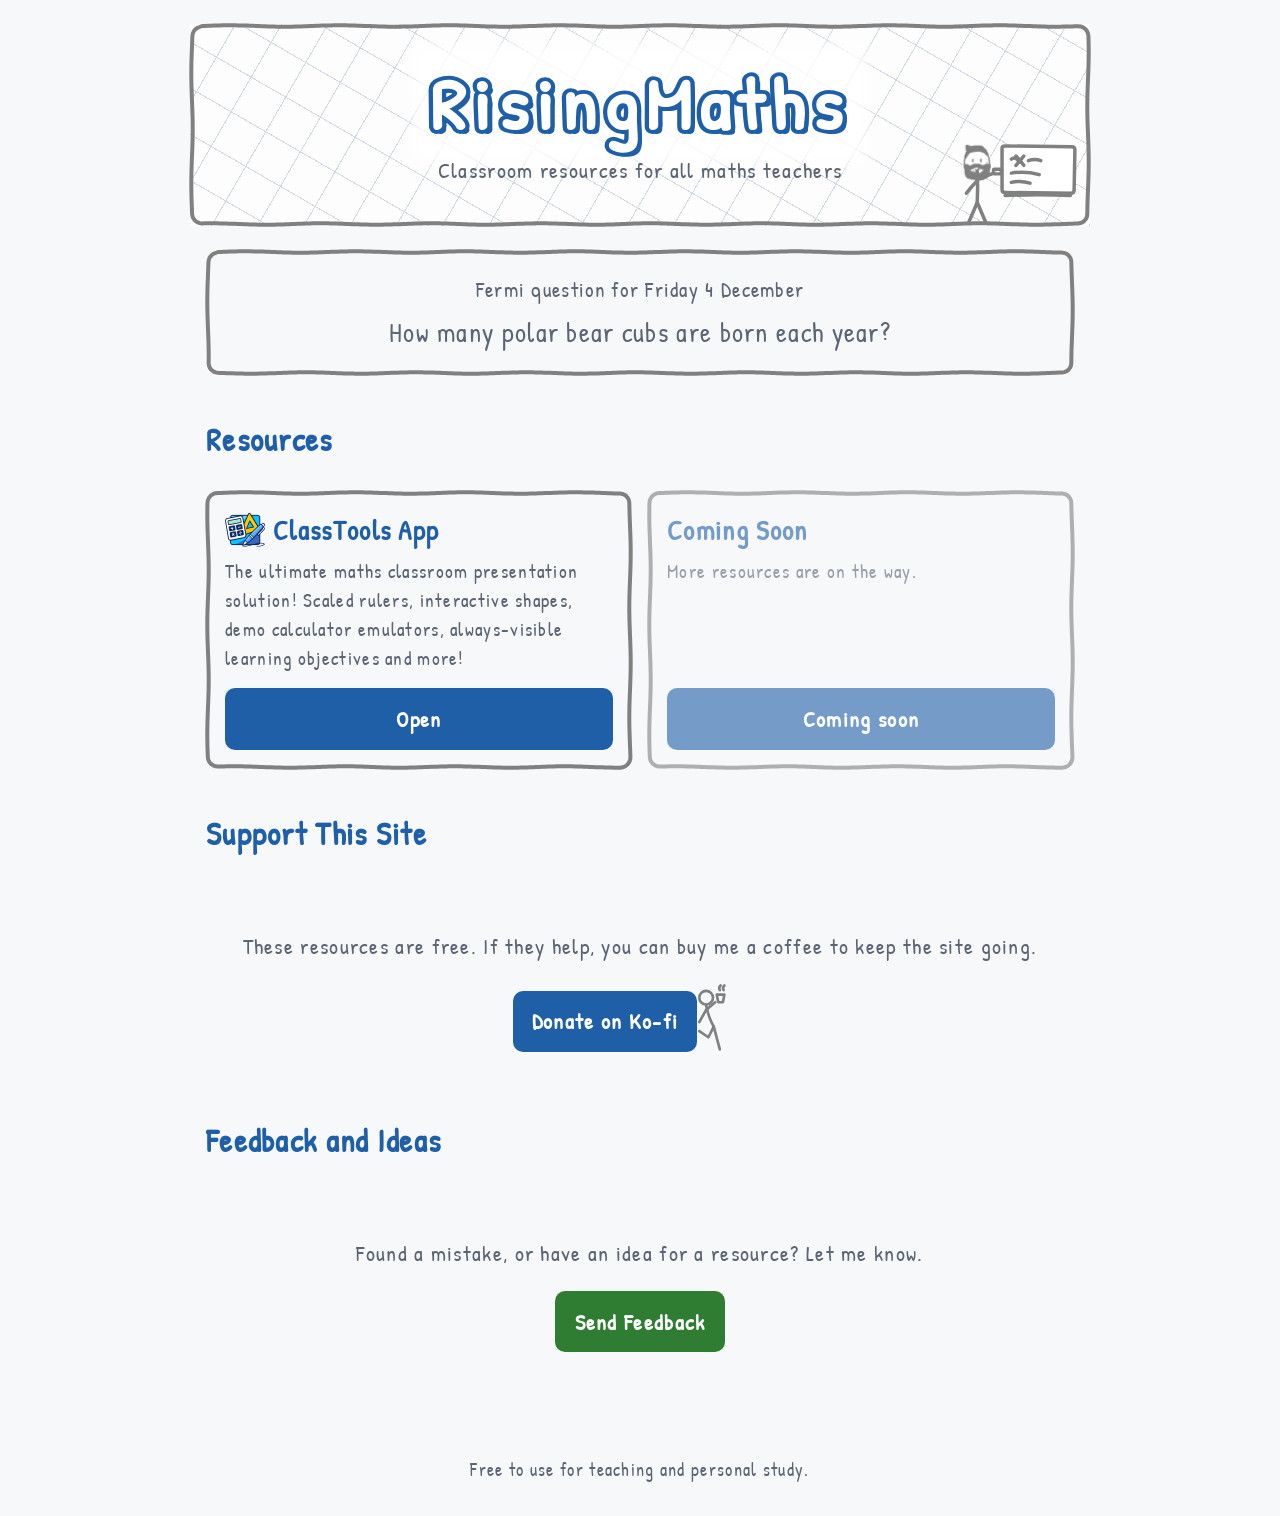
<file: public/index.html>
<!DOCTYPE html>
<html lang="en-GB">
<head>
  <meta charset="UTF-8">
  <meta name="viewport" content="width=device-width, initial-scale=1.0">
  <title>RisingMaths</title>
  <meta name="description" content="Free GCSE and Functional Skills maths resources.">
  <link rel="icon" href="favicon.ico" sizes="any">
  <link rel="apple-touch-icon" href="apple-touch-icon.png">
  <link rel="preconnect" href="https://fonts.googleapis.com">
  <link rel="preconnect" href="https://fonts.gstatic.com" crossorigin>
  <link href="https://fonts.googleapis.com/css2?family=Patrick+Hand&display=swap" rel="stylesheet">
  <style>
    :root {
      --blue: #1f5fa8;
      --red: #2e7d32;
      --bg: #f7f8fa;
      --card: #ffffff;
      --text: #222;
      --muted: #5b6573;
    }
    * { box-sizing: border-box; }
    body {
      margin: 0;
      font-family: "Patrick Hand", system-ui, -apple-system, "Segoe UI", Roboto, Arial, sans-serif;
      font-size: 1.35rem;
      letter-spacing: 0.06em;
      background: var(--bg);
      color: var(--text);
      line-height: 1.5;
    }
    header {
      background-color: #fdfdfd;
      background-image:
        repeating-linear-gradient(30deg, transparent 0 39px, #cfd8e3 39px 40px),
        repeating-linear-gradient(120deg, transparent 0 39px, #cfd8e3 39px 40px);
      color: var(--blue);
      text-align: center;
      position: relative;
      /* How wide the figure is drawn. The subtitle reserves this much room on a
         narrow screen so it wraps before it reaches him instead of running under. */
      --fig: clamp(70px, 14vw, 124px);
      max-width: 900px;
      margin: 1.5rem auto 0;
      padding: 2.5rem 1rem;
    }
    header h1 {
      margin: 0 0 .5rem;
      font-size: 3.4rem;
      color: #fff;
      -webkit-text-stroke: 6px var(--blue);
      paint-order: stroke fill;
      text-shadow: 3px 3px 0 var(--blue);
      position: relative;
      letter-spacing: 0.096em;
      display: inline-block;
      transform: scale(1.44, 1.3);
      transform-origin: center;
    }
    /* Solid white halo behind the title letters, so the squared paper fades out around them */
    header h1::before {
      content: "";
      position: absolute;
      inset: -0.125em -0.225em;
      background: rgba(255, 255, 255, 0.8);
      filter: blur(6px);
      z-index: -1;
    }
    /* One line, centred, whatever the screen: it shrinks to fit rather than wrapping
       round the figure, who stands below it in the corner. */
    header p { margin: 0; color: var(--muted); position: relative; z-index: 2;
               white-space: nowrap; font-size: clamp(.6rem, 3.3vw, 1.35rem); }
    @media (max-width: 900px) {
      /* The title keeps its own row; below it the subtitle sits on the left with the
         figure standing beside it on the right, which is tidier than him underneath. */
      header { display: flex; flex-wrap: wrap; align-items: flex-end; justify-content: center;
               row-gap: .2rem; padding-bottom: 1.1rem; }
      header h1 { flex: 0 0 100%; }
      header p { flex: 1 1 auto; min-width: 0; text-align: left;
                 font-size: clamp(.5rem, 2.45vw, 1.35rem); padding-bottom: .35rem; }
      .stickman { position: static; flex: 0 0 var(--fig); }
    }
    /* Narrower than most phones (a Fold's cover screen, an old SE): a notch smaller again. */
    @media (max-width: 340px) { header p { font-size: 2.2vw; } }
    .stickman {
      position: absolute;
      right: .75rem;
      bottom: 2px;
      width: var(--fig);
      height: auto;
      z-index: 3;
      pointer-events: auto;
      cursor: pointer;
    }
    main {
      max-width: 900px;
      margin: 0 auto;
      padding: 1.5rem 1rem 3rem;
    }
    h2 {
      color: var(--blue);
      margin-top: 2.5rem;
    }
    .grid {
      display: grid;
      grid-template-columns: repeat(auto-fit, minmax(230px, 1fr));
      gap: 1rem;
    }
    .card {
      background: transparent;
      position: relative;
      padding: 1.2rem;
      display: flex;
      flex-direction: column;
    }
    .card h3 { margin: 0 0 .4rem; color: var(--blue); font-size: 1.7rem; }
    .cardtitle { display: flex; align-items: center; gap: .5rem; }
    .cardlogo { width: 40px; height: 40px; position: relative; z-index: 3; }
    .card p { margin: 0 0 1rem; color: var(--muted); font-size: 1.2rem; flex-grow: 1; }
    .btn {
      display: inline-block;
      text-align: center;
      background: var(--blue);
      color: #fff;
      text-decoration: none;
      padding: .9rem 1.2rem;      /* large, touch-friendly for interactive whiteboards */
      border-radius: 10px;
      font-weight: 600;
      font-size: 1.35rem;
      min-height: 56px;
    }
    .btn:hover { background: #174a85; }
    .btn.red { background: var(--red); }
    .btn.red:hover { background: #256628; }
    .btn.donate { background: var(--blue); color: #fff; }
    .btn.donate:hover { background: #174a85; }
    .box {
      background: transparent;
      position: relative;
      padding: 1.5rem;
      text-align: center;
    }
    .box p { color: var(--muted); }
    .support-row {
      display: flex;
      align-items: flex-end;
      justify-content: center;
      gap: 0;
      flex-wrap: wrap;
    }
    .coffee-figure {
      width: 70px;
      height: auto;
      flex-shrink: 0;
      margin-left: 0;
    }
    /* Hand-drawn wavy border, drawn as an SVG path behind the content */
    .wob {
      position: absolute;
      top: 0;
      left: 0;
      pointer-events: none;
      overflow: visible;
      z-index: 2;
    }
    .soon { opacity: .6; }
    .qotd-date { margin: 0 0 .5rem; color: var(--blue); font-size: 1.3rem; }
    .qotd-text { margin: 0; color: var(--text); font-size: 1.7rem; line-height: 1.4; }
    footer {
      text-align: center;
      color: var(--muted);
      font-size: 1.15rem;
      padding: 2rem 1rem;
    }
  </style>
</head>
<body>

<header>
  <h1>RisingMaths</h1>
  <p>Classroom resources for all maths teachers</p>
  <svg class="stickman" viewBox="0 0 160 110" aria-hidden="true" fill="none" stroke="#808080" stroke-width="4.5" stroke-linecap="round" stroke-linejoin="round">
    <!-- whiteboard -->
    <path d="M62 12 Q62 9 66 9 L152 10 Q156 10 156 14 L155 66 Q155 70 151 70 L66 69 Q62 69 62 65 Z" fill="#fff"/>
    <!-- marker tray -->
    <path d="M66 73 Q108 71 150 73"/>
    <!-- writing on the board -->
    <path d="M74 26 Q80 22 84 30 M80 22 Q85 27 90 34 M90 22 Q85 28 80 34"/>
    <path d="M96 28 Q104 25 112 28"/>
    <path d="M74 44 Q92 41 110 46"/>
    <path d="M74 56 Q86 53 98 57"/>
    <!-- hello, revealed after the board is wiped -->
    <defs>
      <clipPath id="reveal-clip">
        <rect id="reveal-rect" x="65" y="24" width="0" height="40"/>
      </clipPath>
      <clipPath id="thanks-clip">
        <rect id="thanks-rect" x="65" y="24" width="0" height="40"/>
      </clipPath>
    </defs>
    <!-- eraser covers the old scribbles, stopping just inside the board edge -->
    <rect id="eraser" x="65" y="12" width="0" height="55" fill="#fff" stroke="none"/>
    <text x="109" y="48" text-anchor="middle" font-size="30" fill="#808080" stroke="none" clip-path="url(#reveal-clip)">hello</text>
    <text x="109" y="48" text-anchor="middle" font-size="30" fill="#808080" stroke="none" clip-path="url(#thanks-clip)">thanks</text>
    <g id="walker">
    <!-- Head: Chris's own drawing, recoloured to the grey the rest of the figure
         is drawn in and with its white turned transparent, so the page shows
         through the face. 35 wide, and the beard hangs to just above the arms. -->
    <image href="stickman-head.png" x="12.5" y="7.5" width="35" height="45.7"/>
    <!-- body -->
    <path d="M30 42 Q31 62 30 82"/>
    <!-- arm holding the marker to the board -->
    <path id="arm" d="M31 52 L56 42"/>
    <!-- other arm -->
    <path d="M30 54 Q22 62 16 70"/>
    <!-- legs -->
    <path d="M30 82 Q24 96 18 110"/>
    <path d="M30 82 Q36 96 42 110"/>
    <!-- sponge or marker held in the hand -->
    <rect id="tool" x="51" y="39" width="10" height="6" rx="1" fill="#fff"/>
    </g>
  </svg>
</header>

<main>

  <div class="box">
    <p class="qotd-date" id="qotd-date"></p>
    <p class="qotd-text" id="qotd-text"></p>
  </div>

  <h2>Resources</h2>
  <div class="grid">

    <div class="card">
      <h3 class="cardtitle"><img class="cardlogo" src="classtools-logo.png" alt="" width="40" height="40">ClassTools App</h3>
      <p>The ultimate maths classroom presentation solution! Scaled rulers, interactive shapes, demo calculator emulators, always-visible learning objectives and more!</p>
      <a class="btn" href="classtools.html">Open</a>
    </div>

    <div class="card soon">
      <h3>Coming Soon</h3>
      <p>More resources are on the way.</p>
      <span class="btn">Coming soon</span>
    </div>

  </div>

  <h2>Support This Site</h2>
  <div class="box plain">
    <p>These resources are free. If they help, you can buy me a coffee to keep the site going.</p>
    <div class="support-row">
      <a class="btn donate" href="https://ko-fi.com/chrisrising" target="_blank" rel="noopener">Donate on Ko-fi</a>
      <svg class="coffee-figure" viewBox="-12 0 92 90" aria-hidden="true" fill="none" stroke="#808080" stroke-width="3.5" stroke-linecap="round" stroke-linejoin="round">
        <!-- head, body leaning back against the button on the left -->
        <circle cx="0" cy="18" r="9"/>
        <path d="M0 28 Q3 44 10 56"/>
        <!-- standing leg -->
        <path d="M10 56 L18 86"/>
        <!-- kicked-back leg, foot pressed against the button -->
        <path d="M10 56 L3 70 L-9 62"/>
        <!-- arm hanging down beside his back -->
        <path d="M0 34 L-9 50"/>
        <!-- arm holding a coffee cup up to the mouth -->
        <path d="M0 34 L12 24"/>
        <path d="M14 14 L24 14 L22 24 L16 24 Z"/>
        <path d="M18 8 Q16 5 19 2 M23 8 Q21 5 24 2"/>
      </svg>
    </div>
  </div>

  <h2>Feedback and Ideas</h2>
  <div class="box plain">
    <p>Found a mistake, or have an idea for a resource? Let me know.</p>
    <a class="btn red" href="https://docs.google.com/forms/d/e/1FAIpQLSep7rdVcG7DL0jBkoCNfEpCbjDvcHnjIR9weDw5-DGjGzcIEw/viewform" target="_blank" rel="noopener">Send Feedback</a>
  </div>

</main>

<footer>
  Free to use for teaching and personal study.
</footer>

<script>
(function () {
  var NS = 'http://www.w3.org/2000/svg';
  var AMP = 0.7;     // how far the line drifts from straight (px)
  var WAVE = 110;     // length of one gentle wave (px)
  var STEP = 3;       // point spacing along the outline (px)
  var R = 12;         // corner radius (matches the CSS)
  var INSET = 2;      // half the stroke width, so the line sits inside the box
  var STROKE = 4;

  // Build a rounded-rectangle outline where each point is nudged gently
  // along its normal, so the line waves smoothly instead of stepping.
  function outline(w, h) {
    var x0 = INSET, y0 = INSET, x1 = w - INSET, y1 = h - INSET, r = R - INSET;
    var segs = [
      { line: true, a: [x0 + r, y0], b: [x1 - r, y0], n: [0, -1] },
      { line: false, c: [x1 - r, y0 + r], t0: -Math.PI / 2, t1: 0 },
      { line: true, a: [x1, y0 + r], b: [x1, y1 - r], n: [1, 0] },
      { line: false, c: [x1 - r, y1 - r], t0: 0, t1: Math.PI / 2 },
      { line: true, a: [x1 - r, y1], b: [x0 + r, y1], n: [0, 1] },
      { line: false, c: [x0 + r, y1 - r], t0: Math.PI / 2, t1: Math.PI },
      { line: true, a: [x0, y1 - r], b: [x0, y0 + r], n: [-1, 0] },
      { line: false, c: [x0 + r, y0 + r], t0: Math.PI, t1: 1.5 * Math.PI }
    ];
    var pts = [];
    var s = 0; // distance travelled along the outline so far
    segs.forEach(function (sg) {
      if (sg.line) {
        var dx = sg.b[0] - sg.a[0], dy = sg.b[1] - sg.a[1];
        var len = Math.sqrt(dx * dx + dy * dy);
        var n = Math.max(1, Math.ceil(len / STEP));
        for (var i = 0; i < n; i++) {
          var u = i / n;
          var d = AMP * Math.sin(2 * Math.PI * (s + len * u) / WAVE);
          pts.push([
            sg.a[0] + dx * u + sg.n[0] * d,
            sg.a[1] + dy * u + sg.n[1] * d
          ]);
        }
        s += len;
      } else {
        var arcLen = Math.abs(sg.t1 - sg.t0) * r;
        var m = Math.max(2, Math.ceil(arcLen / STEP));
        for (var j = 0; j < m; j++) {
          var f = j / m;
          var th = sg.t0 + (sg.t1 - sg.t0) * f;
          var cx = Math.cos(th), cy = Math.sin(th);
          var da = AMP * Math.sin(2 * Math.PI * (s + arcLen * f) / WAVE);
          pts.push([
            sg.c[0] + r * cx + cx * da,
            sg.c[1] + r * cy + cy * da
          ]);
        }
        s += arcLen;
      }
    });
    return 'M' + pts.map(function (p) {
      return p[0].toFixed(2) + ' ' + p[1].toFixed(2);
    }).join('L') + 'Z';
  }

  function draw(el) {
    var svg = el.querySelector(':scope > svg.wob');
    if (!svg) {
      svg = document.createElementNS(NS, 'svg');
      svg.setAttribute('class', 'wob');
      var path = document.createElementNS(NS, 'path');
      path.setAttribute('fill', 'none');
      path.setAttribute('stroke', '#808080');
      path.setAttribute('stroke-width', STROKE);
      path.setAttribute('stroke-linejoin', 'round');
      svg.appendChild(path);
      el.insertBefore(svg, el.firstChild);
    }
    var w = el.clientWidth, h = el.clientHeight;
    svg.setAttribute('width', w);
    svg.setAttribute('height', h);
    svg.setAttribute('viewBox', '0 0 ' + w + ' ' + h);
    svg.firstChild.setAttribute('d', outline(w, h));
  }

  function drawAll() {
    document.querySelectorAll('header, .card, .box:not(.plain)').forEach(draw);
  }

  drawAll();
  window.addEventListener('resize', drawAll);
  if (document.fonts && document.fonts.ready) {
    document.fonts.ready.then(drawAll);
  }
})();
</script>

<script>
// One Fermi question per day of the year (366 in total, so every day of a leap year gets its own).
var QUESTIONS = [
  // 1-10
  "How many chocolate bars are sold in the UK in a single year?",
  "How many pencils are used in a typical secondary school in a year?",
  "How many cars are on UK roads at any one time?",
  "How many blue whales are alive in the world today?",
  "How many sheets of A4 paper does a college photocopy in a week?",
  "How many times does a typical maths teacher write on a whiteboard in a lesson?",
  "How many dogs are walked in Britain each morning?",
  "How many Wispa bars would it take to reach the top of Snowdon?",
  "How many scientific calculators are sold in England each year?",
  "How many leaves are on a large oak tree?",
  // 11-20
  "How many toilets are there in all the schools in the UK?",
  "How many minutes does the average UK commuter spend on a train each year?",
  "How many eggs does Britain eat in one day?",
  "How many bees are needed to pollinate one hectare of apple trees?",
  "How many tiles would cover the floor of your classroom?",
  "How many chocolate chips are in a standard cookie?",
  "How many lorries drive on UK motorways every hour?",
  "How many pupils in England sit a GCSE maths exam each summer?",
  "How many hours of sleep does a Year 11 student get across a school term?",
  "How many times does a sparrow's heart beat in a day?",
  // 21-30
  "How many sheep live in Wales?",
  "How many breaths does a person take in a lifetime?",
  "How many staples are used in a college in one academic year?",
  "How many tyres are sold in the UK each year?",
  "How many km of road are there in the UK?",
  "How many Kit Kats are eaten in Britain each day?",
  "How many people work as teachers in England?",
  "How many ants live in a typical UK garden?",
  "How many times does the average car door open and close in its lifetime?",
  "How many whiteboard markers run out in a school year?",
  // 31-40
  "How many pints of milk does a primary school use per week?",
  "How many words are spoken in a typical school day?",
  "How many squirrels live in London?",
  "How many cups of tea are drunk in a staffroom in a week?",
  "How many miles does a London bus travel in its lifetime?",
  "How many cocoa beans are needed to make one chocolate bar?",
  "How many pages of homework does a secondary student complete in a year?",
  "How many penguins live in Antarctica?",
  "How many petrol stations are there in England?",
  "How many fingers are on all the hands in one Year 7 form?",
  // 41-50
  "How many seconds does a lesson last in total for a whole school year?",
  "How many bricks are in a typical UK house?",
  "How many lightbulbs are used in a school building?",
  "How many Easter eggs are sold in the UK each spring?",
  "How many trees are planted in Britain each year?",
  "How many hedgehogs are there in the UK?",
  "How many cars are parked outside schools at 8:45am across England?",
  "How many footballs are kicked around in a school PE department each year?",
  "How many students cycle to college in Britain on a typical weekday?",
  "How many pizzas are eaten in the UK on a Friday night?",
  // 51-60
  "How many times does a school bell ring in one year?",
  "How many grains of rice are in a kilogram bag?",
  "How many goldfish are kept as pets in the UK?",
  "How many electric cars are on UK roads today?",
  "How many times is a classroom door opened in a school day?",
  "How many times does a heart beat in a person's life?",
  "How many calculators would fit in a school hall?",
  "How many bananas are eaten in the UK each year?",
  "How many people in the UK have a driving licence?",
  "How many bricks would it take to build a wall around your school?",
  // 61-70
  "How many hours of television does an average UK adult watch per week?",
  "How many chocolate bars would be needed to cover a football pitch?",
  "How many snowflakes fall on the UK in a typical winter?",
  "How many minutes do students spend queuing for lunch in a year?",
  "How many worms live under one square metre of garden soil?",
  "How many doors are there in a typical secondary school?",
  "How many times does a car tyre rotate on a 10,000 mile trip?",
  "How many toothbrushes are sold in the UK each year?",
  "How many rugby balls are needed to fill a school gym?",
  "How many miles of hedgerow are there in England?",
  // 71-80
  "How many bicycles are stolen in the UK each year?",
  "How many tennis balls would fill a double decker bus?",
  "How many staff work in an FE college in England?",
  "How many bars of soap are used in a school in a term?",
  "How many gallons of fuel does the UK's car fleet use each day?",
  "How many mobile phones are charged in a secondary school each day?",
  "How many cats live in the UK?",
  "How many hours does a maths teacher spend marking in a year?",
  "How many lollipops does a sweet shop sell in a year?",
  "How many traffic lights are there in Britain?",
  // 81-90
  "How many people visit a UK zoo in a summer?",
  "How many times does a pencil get sharpened in a year at a school?",
  "How many cars are sold in the UK each year?",
  "How many tonnes of chocolate does the UK eat in a year?",
  "How many photocopies are made in a typical college library each week?",
  "How many pieces of Lego are in a typical school's toy box?",
  "How many ducks live in St James's Park, London?",
  "How many registration periods happen in a school in a year?",
  "How many metres of cable does a school need for its IT network?",
  "How many stars are visible to the naked eye from a UK garden?",
  // 91-100
  "How many cups of coffee does a college café sell in a week?",
  "How many km does a Royal Mail van drive in a year?",
  "How many pairs of trainers are worn by secondary students in England?",
  "How many children are born in the UK each day?",
  "How many whiteboards are in a typical secondary school?",
  "How many ice creams are sold on a warm UK beach day?",
  "How many hairs are on a typical adult head?",
  "How many cars drive through a single roundabout in a day?",
  "How many mince pies are eaten in the UK in December?",
  "How many pupils attend secondary school in England?",
  // 101-110
  "How many birds visit a typical garden feeder in a winter?",
  "How many lunches are served in a secondary school in a term?",
  "How many pieces of chewing gum are sold in the UK each year?",
  "How many lamp posts line the M25?",
  "How many elephants could fit in the Wembley pitch?",
  "How many paper cups are thrown away in a college canteen each week?",
  "How many miles of cables run under the streets of London?",
  "How many maths textbooks are printed in the UK each year?",
  "How many times does a person blink in a maths lesson?",
  "How many kilograms of cheese does the UK eat each year?",
  // 111-120
  "How many fossils are found along the Jurassic Coast in a year?",
  "How many calories are in all the chocolate eaten by a school in a term?",
  "How many minibuses are used by schools across England?",
  "How many hours do all the students in a school spend on the bus each week?",
  "How many polar bears are alive today?",
  "How many cups of tea are made in a school kitchen in a week?",
  "How many students sit A-level exams in England each summer?",
  "How many sheets of toilet roll are used in a school each day?",
  "How many pedestrians cross the road outside a school each morning?",
  "How many cows live in England?",
  // 121-130
  "How many square metres of lawn are mown in Britain each weekend?",
  "How many cars drive over the Severn Bridge in a day?",
  "How many words are in a typical GCSE maths exam paper?",
  "How many rolls of tape does a school use in a year?",
  "How many hot chocolates are sold in Britain in January?",
  "How many stairs are climbed by students in a school day?",
  "How many snails live in a typical UK garden?",
  "How many buses are on the road in London at rush hour?",
  "How many paper clips would it take to reach the top of a tower block?",
  "How many pupils are taught by one primary teacher across a year?",
  // 131-140
  "How many cars are scrapped in the UK each year?",
  "How many cups does a school dinner hall wash each day?",
  "How many bags of crisps are eaten by secondary students in a week?",
  "How many pigeons live in central London?",
  "How many km of cycle lanes are there in the UK?",
  "How many letters does the Royal Mail deliver in the UK each day?",
  "How many hours of maths are taught in a secondary school in a year?",
  "How many glasses of milk are drunk by primary pupils in a term?",
  "How many potatoes are eaten in the UK each year?",
  "How many rubber bands are used in a school office in a year?",
  // 141-150
  "How many trees are in the grounds of a typical UK school?",
  "How many calculators have been lost in schools across England?",
  "How many spiders live in a typical British house?",
  "How many minutes of rain fall in Manchester in a year?",
  "How many bottles of water are drunk at a secondary school on a hot day?",
  "How many people walk through the gates of a college each day?",
  "How many paper planes could fill a classroom?",
  "How many miles of motorway are there in the UK?",
  "How many chocolate eggs does a supermarket sell at Easter?",
  "How many roads cross the River Thames in London?",
  // 151-160
  "How many hedges are trimmed each year in a typical town?",
  "How many times does a school photocopier break down in a year?",
  "How many train journeys are made in the UK each day?",
  "How many bees are in a single hive?",
  "How many A4 sheets would fit on a classroom wall?",
  "How many years does a typical car last before it is scrapped?",
  "How many pints of beer are drunk in a UK pub each week?",
  "How many people in the UK work in a school?",
  "How many students use a school library in a term?",
  "How many footsteps does a student take between lessons in a day?",
  // 161-170
  "How many birthdays does a secondary school celebrate in a year?",
  "How many hamsters are sold in the UK each year?",
  "How many petrol cars are driven past a school gate each morning?",
  "How many chocolate teapots would fill a bathtub?",
  "How many lessons does a typical pupil attend before GCSEs?",
  "How many tonnes of rubbish does a school produce in a year?",
  "How many cubes of ice are in a freezer?",
  "How many times does a UK dog bark in a day?",
  "How many bridges span the River Tyne?",
  "How many dictionaries are sold in the UK each year?",
  // 171-180
  "How many grams of sugar does a typical child eat in a week?",
  "How many pencils would reach from London to Edinburgh if laid end to end?",
  "How many cars are repaired at a typical UK garage each week?",
  "How many people visit the British Museum in a year?",
  "How many jigsaw pieces are in a typical school's puzzle collection?",
  "How many lunchtime queues does a school canteen form in a term?",
  "How many puppies are born in the UK each year?",
  "How many marbles would fill a school hall?",
  "How many sweets does a child eat before their 10th birthday?",
  "How many EV chargers are there in the UK?",
  // 181-190
  "How many grains of sand are on a UK beach?",
  "How many years of school does a student complete in the UK?",
  "How many ladders are sold in the UK each year?",
  "How many students drop out of college in their first year?",
  "How many blades of grass cover a school field?",
  "How many chess sets are in UK schools?",
  "How many cups of coffee does a typical teacher drink in a term?",
  "How many brass bands are there in Yorkshire?",
  "How many parking spaces does a large supermarket have?",
  "How many times does a fridge door open in a household in a week?",
  // 191-200
  "How many giraffes live in the world's zoos?",
  "How many pages of paper does a school print in a term?",
  "How many km of coastline does the UK have?",
  "How many lemon drizzle cakes are baked for school fairs each year?",
  "How many students use the school gates each morning?",
  "How many goals are scored in a Premier League season?",
  "How many electric kettles are used in a college each day?",
  "How many chocolate bars would fit in a double-decker bus?",
  "How many times is a school bell rung for registration each year?",
  "How many photographs are taken on a school trip?",
  // 201-210
  "How many minutes does a teacher spend on the register each year?",
  "How many bottles of ink are used in a school's printers each year?",
  "How many crows live in the UK?",
  "How many blocks of flats are there in Birmingham?",
  "How many hours of daylight does the UK get in a year?",
  "How many wine gums are in a standard packet?",
  "How many tennis rackets are sold in the UK each year?",
  "How many words does a secondary student write in a school year?",
  "How many tyres are changed at a UK garage each day?",
  "How many sandwiches are sold at a motorway service station in a day?",
  // 211-220
  "How many hours do UK schoolchildren spend learning maths each week?",
  "How many snowmen could be built in a typical UK winter?",
  "How many pints of water does the average student drink in a day?",
  "How many whales swim past the UK coast each summer?",
  "How many trains run through Clapham Junction each day?",
  "How many chips are eaten in the UK on a typical Saturday?",
  "How many unopened letters are in an office in a year?",
  "How many cars does a driving test centre examine each year?",
  "How many pencil cases are bought for school each September?",
  "How many tennis courts fit in a city centre?",
  // 221-230
  "How many people in the UK are employed as electricians?",
  "How many times does a teacher say the word 'right' in a lesson?",
  "How many bicycles are parked at a typical secondary school?",
  "How many potatoes are needed to feed a school of 1000 pupils?",
  "How many chocolate eclairs does a bakery sell in a week?",
  "How many hours of TV does a primary school child watch in a year?",
  "How many students are in an FE college in a town of 50,000 people?",
  "How many hedgehogs cross a busy road each night?",
  "How many mobile phones are sold in the UK each year?",
  "How many metres does a school bus travel in a year?",
  // 231-240
  "How many sheep are sheared in the UK each year?",
  "How many toilet visits do a secondary school's pupils make in a day?",
  "How many books are borrowed from a school library in a year?",
  "How many bricks are laid on a UK building site each day?",
  "How many hot water bottles are sold in the UK in winter?",
  "How many puzzle books are sold in the UK each Christmas?",
  "How many people use the stairs in a train station each day?",
  "How many kilometres do pupils walk to school in a year across England?",
  "How many tennis balls would fit in a school minibus?",
  "How many lines of text are on a whiteboard at the end of a lesson?",
  // 241-250
  "How many dogs are registered with vets in the UK?",
  "How many pencils does a school buy in a year?",
  "How many bicycles are sold in the UK each year?",
  "How many chocolate buttons would reach across a classroom?",
  "How many hours of sunshine does Brighton get in a summer?",
  "How many lessons are missed by students each year?",
  "How many hairdressers are there in the UK?",
  "How many tins of beans are eaten in the UK each week?",
  "How many newspapers are printed in the UK each day?",
  "How many cars use a school car park in a day?",
  // 251-260
  "How many whiteboard pens could fill a school bag?",
  "How many lunch boxes are packed for school in England each day?",
  "How many raindrops fall on a school playground in a rainstorm?",
  "How many grandparents does a Year 9 pupil have between them?",
  "How many hours do secondary students spend on homework in a year?",
  "How many tonnes of salt are spread on UK roads each winter?",
  "How many seagulls nest on a typical British seaside town roof?",
  "How many vending machines are in a college?",
  "How many milk bottles are delivered in the UK each morning?",
  "How many students could fit inside a double decker bus?",
  // 261-270
  "How many hours of streaming video are watched in the UK each day?",
  "How many mince pies would it take to fill a school hall?",
  "How many lessons does a teacher teach in a career?",
  "How many traffic cones are on UK roads?",
  "How many train carriages are needed for a school trip?",
  "How many bags of litter are collected from a school playground each week?",
  "How many cakes are baked for a college bake sale?",
  "How many students graduate from UK universities each year?",
  "How many wild deer live in England?",
  "How many pencils would a classroom need over a 30-year period?",
  // 271-280
  "How many fish are caught in the UK each year?",
  "How many petrol-powered lawnmowers are used in Britain each summer?",
  "How many square metres of carpet are in a typical UK school?",
  "How many people walk along the South West Coast Path each year?",
  "How many school desks are there in England?",
  "How many seconds are lost to pupils changing rooms each day?",
  "How many bananas would it take to weigh the same as a family car?",
  "How many glue sticks are used in a primary school each term?",
  "How many bus stops are there in London?",
  "How many road signs are there in the UK?",
  // 281-290
  "How many Mars bars are sold in the UK each year?",
  "How many cups of soup does a college serve in a week?",
  "How many cyclists use the roads in Cambridge each day?",
  "How many textbooks are in a school library?",
  "How many hours does a school caretaker spend cleaning each week?",
  "How many tweets are posted in the UK each day?",
  "How many gallons of paint are used to repaint a school?",
  "How many fire engines are in the UK?",
  "How many pupils study Further Maths in England?",
  "How many footballs would fit in a primary school classroom?",
  // 291-300
  "How many cows are milked in the UK each day?",
  "How many pizzas are ordered in a school's lunchtime?",
  "How many staples fit in a stapler?",
  "How many people attend a Premier League match each season?",
  "How many steps does a secondary pupil take in a school day?",
  "How many shoes are left unclaimed in a school lost property box?",
  "How many sunflowers grow in a typical school garden?",
  "How many km does the UK's rail network cover?",
  "How many petrol stations close each year in the UK?",
  "How many minutes does it take to walk the length of a classroom?",
  // 301-310
  "How many chocolate coins would fit in a school bag?",
  "How many bees are kept by beekeepers in Britain?",
  "How many houses have a fire alarm in the UK?",
  "How many times does a maths teacher write the word 'equation' in a year?",
  "How many cars were on UK roads in 1950?",
  "How many hours a week does the average secondary pupil spend on a phone?",
  "How many tea bags are used in a staffroom each term?",
  "How many hot air balloons fly over Bristol each August?",
  "How many lightning strikes hit the UK each day?",
  "How many words are in a typical school newsletter?",
  // 311-320
  "How many kilograms of flour are used by UK bakeries each week?",
  "How many children are taught to swim in a year in England?",
  "How many pieces of fruit does a secondary school sell at break each week?",
  "How many wheels turn on the cars in a school car park?",
  "How many magazines are sold at UK supermarkets each month?",
  "How many square metres of glass are in a typical school?",
  "How many hours does a student spend in an exam hall in their school life?",
  "How many grains of salt would fill a school bus?",
  "How many hot dogs are sold at UK football grounds each season?",
  "How many elephants weigh the same as a double decker bus?",
  // 321-330
  "How many marbles fit in a standard school bag?",
  "How many UK universities teach mathematics?",
  "How many cars are bought second hand in the UK each year?",
  "How many children are in primary school in England?",
  "How many telegraph poles line a 100 mile rail route?",
  "How many ballpoint pens are sold in the UK each year?",
  "How many people use the lift in a six-storey college building each day?",
  "How many pints of blood are donated in the UK each year?",
  "How many times do pupils open their lockers in a term?",
  "How many sheep graze the Peak District?",
  // 331-340
  "How many rabbits live in the UK countryside?",
  "How many cups of tea does the UK drink in a day?",
  "How many words does a teacher read in a week of marking?",
  "How many taxis operate in London?",
  "How many road accidents happen in the UK each day?",
  "How many hours of rain fall in Scotland each year?",
  "How many toffees are sold in a seaside town in a summer?",
  "How many polar bear cubs are born each year?",
  "How many laptops does a college lend out in a year?",
  "How many textbooks are printed for GCSE maths each year?",
  // 341-350
  "How many packets of biscuits are eaten in a school staffroom each year?",
  "How many classes are taught in a secondary school each day?",
  "How many hours do UK students spend in lessons across their school life?",
  "How many sandwiches are eaten on a school trip?",
  "How many lemons would fill a bathtub?",
  "How many petrol tankers deliver fuel across the UK each day?",
  "How many hairs are on a golden retriever?",
  "How many books could fill a school library?",
  "How many times does the average person sneeze in a year?",
  "How many tigers live in the wild worldwide?",
  // 351-360
  "How many kettles are in UK homes?",
  "How many mugs does a school staffroom use in a week?",
  "How many hours does a lollipop man or woman work in a year?",
  "How many blue cars are on UK roads?",
  "How many shopping trolleys are in the UK?",
  "How many chocolate digestive biscuits are eaten in Britain each day?",
  "How many students can fit in a school minibus?",
  "How many snowboarders use the Cairngorms each winter?",
  "How many pens and pencils are lost in a school each year?",
  "How many meals are served in UK hospitals each day?",
  // 361-366
  "How many lightbulbs are changed in a school in a year?",
  "How many pupils walk to school in England each morning?",
  "How many cars enter central London each weekday?",
  "How many km of pipe carry water to UK homes?",
  "How many hours of football are played in UK parks each Sunday?",
  "How many questions are in this list of Fermi questions?"
];

(function () {
  var now = new Date();
  // Day of the year, 1 to 366, worked out from calendar dates so daylight saving can't shift it.
  var today = Date.UTC(now.getFullYear(), now.getMonth(), now.getDate());
  var jan1 = Date.UTC(now.getFullYear(), 0, 1);
  var dayOfYear = Math.round((today - jan1) / 86400000) + 1;
  var question = QUESTIONS[(dayOfYear - 1) % QUESTIONS.length];

  document.getElementById('qotd-date').textContent =
    'Fermi question for ' + now.toLocaleDateString('en-GB', { weekday: 'long', day: 'numeric', month: 'long' });
  document.getElementById('qotd-text').textContent = question;
})();
</script>

<script>
// Click the stick figure: he walks to the board, wipes it, walks away, and "hello" is revealed.
(function () {
  var figure = document.querySelector('.stickman');
  var walker = document.getElementById('walker');
  var eraser = document.getElementById('eraser');
  var reveal = document.getElementById('reveal-rect');
  var arm = document.getElementById('arm');
  var tool = document.getElementById('tool');
  var SHOULDER = [31, 52];
  var REST = [56, 42];
  var MIDDLE = 80;          // how far he walks to stand in front of the middle of the board
  var offset = 0;           // how far he is currently walked from his starting spot
  var hand = REST.slice();  // hand position in his own coordinates
  var wiped = false;
  var busy = false;
  var current = null;                                  // the word on the board: 'hello' or 'thanks'
  var clips = { hello: reveal, thanks: document.getElementById('thanks-rect') };
  var WIDTHS = { hello: 88, thanks: 98 };

  function ease(p) {
    return p < 0.5 ? 2 * p * p : 1 - Math.pow(-2 * p + 2, 2) / 2;
  }

  // Run frameFn(p) from p = 0 to 1 over the given time, then call done
  function animate(duration, frameFn, done) {
    var start = null;
    function frame(ts) {
      if (start === null) start = ts;
      var p = Math.min((ts - start) / duration, 1);
      frameFn(p);
      if (p < 1) { requestAnimationFrame(frame); }
      else if (done) { done(); }
    }
    requestAnimationFrame(frame);
  }

  // Move the whole figure left or right
  function setWalk(dx) {
    offset = dx;
    walker.setAttribute('transform', 'translate(' + dx + ' 0)');
  }

  // Put the hand (and the sponge in it) at a point in his own coordinates
  function placeHand(x, y) {
    hand = [x, y];
    arm.setAttribute('d', 'M' + SHOULDER[0] + ' ' + SHOULDER[1] + ' L' + x + ' ' + y);
    tool.setAttribute('x', x - 5);
    tool.setAttribute('y', y - 3);
  }

  function walkTo(target, next) {
    var from = offset;
    animate(1000, function (p) {
      setWalk(from + (target - from) * ease(p));
    }, next);
  }

  // Short sweep of the sponge across the part of the board in front of him
  function wipe(next) {
    animate(700, function (p) {
      var boardX = 85 + 52 * p;
      placeHand(boardX - offset, 40 + Math.sin(p * Math.PI * 6) * 2);
      if (!wiped) {
        eraser.setAttribute('width', Math.max(0, boardX + 4 - 65));
      }
    }, function () {
      eraser.setAttribute('width', 88);
      wiped = true;
      next();
    });
  }

  function handToRest(next) {
    var fromX = hand[0];
    var fromY = hand[1];
    animate(500, function (p) {
      var e = ease(p);
      placeHand(fromX + (REST[0] - fromX) * e, fromY + (REST[1] - fromY) * e);
    }, next);
  }

  // The sponge rubs a word out from left to right
  function rubOut(word, next) {
    var clip = clips[word];
    animate(800, function (p) {
      var edge = 65 + WIDTHS[word] * p;
      clip.setAttribute('x', edge);
      clip.setAttribute('width', Math.max(0, 153 - edge));
      placeHand(edge - offset, 40 + Math.sin(p * Math.PI * 6) * 2);
    }, function () {
      clip.setAttribute('x', 65);
      clip.setAttribute('width', 0);
      next();
    });
  }

  // He writes a word from left to right, his hand wiggling along the letters
  function writeWord(word, next) {
    var clip = clips[word];
    clip.setAttribute('x', 65);
    clip.setAttribute('width', 0);
    animate(1800, function (p) {
      var w = WIDTHS[word] * p;
      clip.setAttribute('width', w);
      var boardX = 65 + w + Math.sin(p * Math.PI * 20) * 1.2;
      var y = 46 + Math.sin(p * Math.PI * 14) * 3;
      placeHand(boardX - offset, y);
    }, next);
  }

  // Rub out whatever is showing, then write the other word
  function writeNext(next) {
    var target = current === 'hello' ? 'thanks' : 'hello';
    var write = function () {
      writeWord(target, function () {
        current = target;
        next();
      });
    };
    if (current) { rubOut(current, write); } else { write(); }
  }

  // Once back at the starting spot, he raises his hand and waves
  function wave(next) {
    animate(1600, function (p) {
      var up = Math.min(p / 0.2, 1);
      var x = 40 + Math.sin(p * Math.PI * 8) * 6;
      var y = 52 - (52 - 22) * ease(up);
      placeHand(x, y);
    }, next);
  }

  figure.addEventListener('click', function () {
    if (busy) return;
    busy = true;
    walkTo(MIDDLE, function () {
      var finish = function () {
        walkTo(0, function () {
          wave(function () {
            handToRest(function () {
              busy = false;
            });
          });
        });
      };
      if (!wiped) {
        wipe(function () {
          writeNext(finish);
        });
      } else {
        writeNext(finish);
      }
    });
  });

  placeHand(REST[0], REST[1]);
  setWalk(0);
})();
</script>

</body>
</html>
</file>
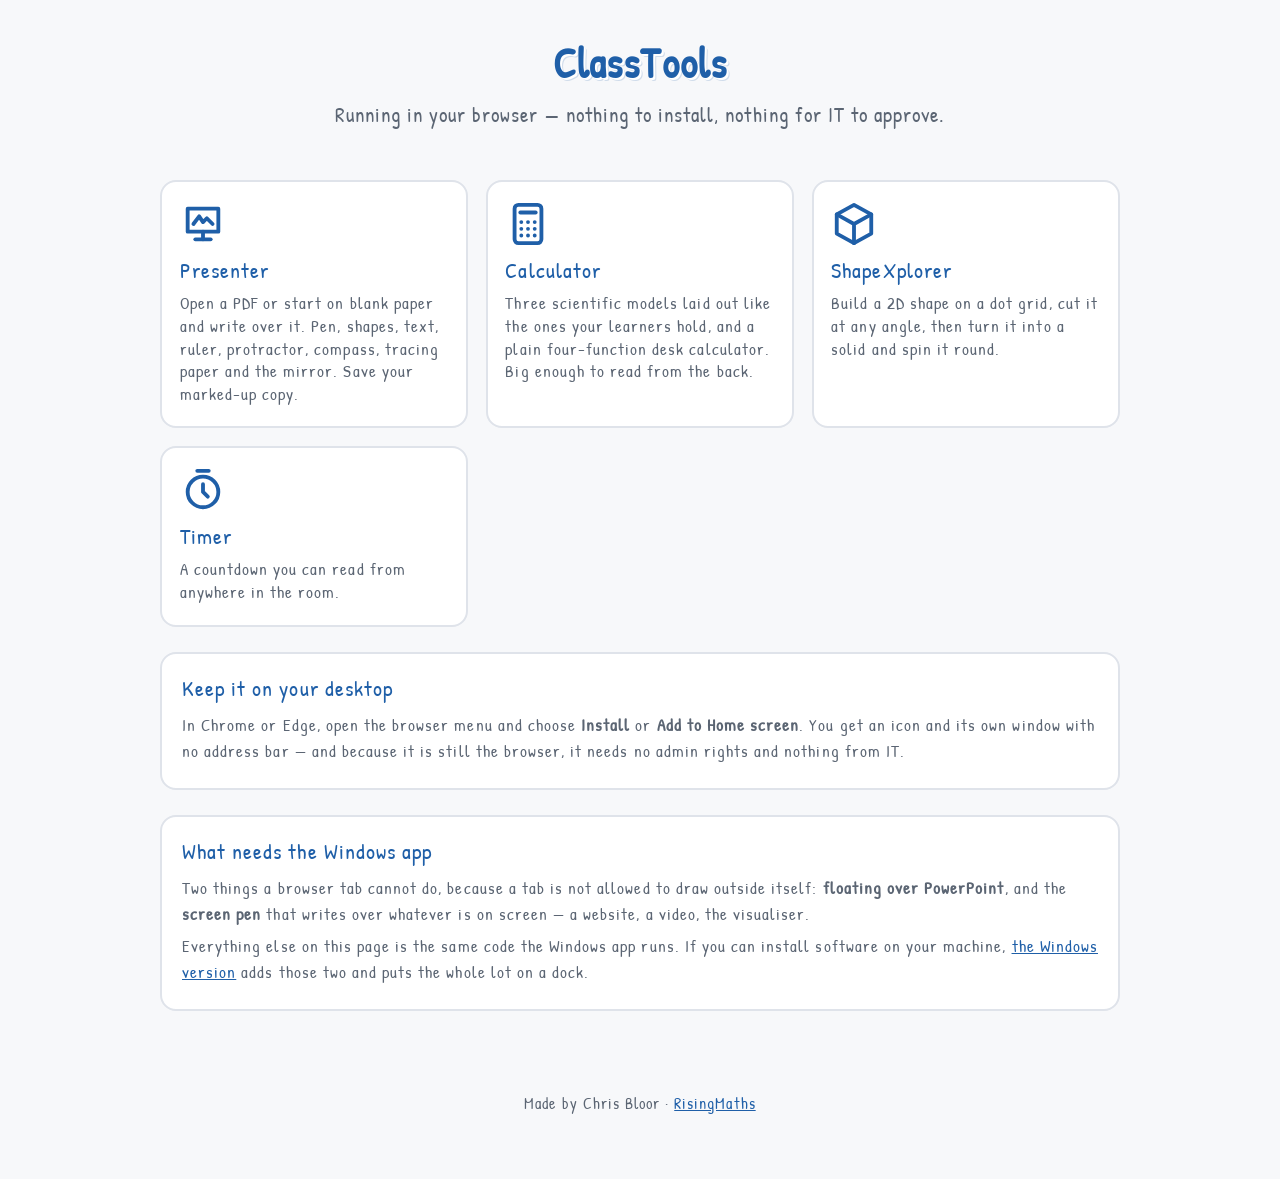
<file: public/classtools-web/index.html>
<!DOCTYPE html>
<html lang="en-GB">
<head>
<meta charset="utf-8">
<meta name="viewport" content="width=device-width, initial-scale=1">
<title>ClassTools in your browser — RisingMaths</title>
<meta name="description" content="ClassTools for the classroom, running in a browser: the Presenter, a calculator, ShapeXplorer and a timer. Nothing to install.">
<link rel="manifest" href="manifest.webmanifest">
<meta name="theme-color" content="#1f5fa8">
<link rel="icon" href="icon-192.png">
<link rel="apple-touch-icon" href="icon-192.png">
<link rel="preconnect" href="https://fonts.googleapis.com">
<link rel="preconnect" href="https://fonts.gstatic.com" crossorigin>
<link href="https://fonts.googleapis.com/css2?family=Patrick+Hand&display=swap" rel="stylesheet">
<style>
  :root { --blue:#1f5fa8; --green:#2e7d32; --bg:#f7f8fa; --card:#fff; --text:#222; --muted:#5b6573; --line:#dfe3ea; }
  * { box-sizing: border-box; }
  body { margin:0; font-family:"Patrick Hand",system-ui,-apple-system,"Segoe UI",Roboto,Arial,sans-serif;
         font-size:1.3rem; letter-spacing:.05em; background:var(--bg); color:var(--text); line-height:1.5; }
  header { max-width:1000px; margin:0 auto; padding:2rem 1.25rem 0; text-align:center; }
  h1 { font-size:2.6rem; color:var(--blue); margin:0 0 .3rem;
       text-shadow:2px 2px 0 #fff, 3px 3px 0 rgba(31,95,168,.18); }
  header p { margin:0; color:var(--muted); }
  main { max-width:1000px; margin:0 auto; padding:1.5rem 1.25rem 4rem; }
  .grid { display:grid; grid-template-columns:repeat(auto-fit,minmax(230px,1fr)); gap:1.1rem; margin:1.6rem 0; }
  .tool { display:flex; flex-direction:column; gap:.4rem; padding:1.2rem 1.1rem 1.3rem; text-decoration:none; color:inherit;
          background:var(--card); border:2px solid var(--line); border-radius:16px; transition:border-color .12s, transform .12s; }
  .tool:hover, .tool:focus-visible { border-color:var(--blue); transform:translateY(-2px); outline:none; }
  .tool svg { width:46px; height:46px; stroke:var(--blue); fill:none; stroke-width:2; stroke-linecap:round; stroke-linejoin:round; }
  .tool b { font-size:1.35rem; color:var(--blue); font-weight:400; }
  .tool span { font-size:1.05rem; color:var(--muted); line-height:1.35; }
  .note { background:#fff; border:2px solid var(--line); border-radius:16px; padding:1.1rem 1.25rem; margin:1.6rem 0 0; }
  .note h2 { font-size:1.4rem; margin:0 0 .4rem; color:var(--blue); font-weight:400; }
  .note p { margin:.4rem 0; font-size:1.08rem; color:var(--muted); }
  .note a { color:var(--blue); }
  #install { display:none; margin:.9rem 0 0; font:inherit; font-size:1.1rem; cursor:pointer;
             background:var(--blue); color:#fff; border:0; border-radius:12px; padding:.6rem 1.2rem; }
  footer { text-align:center; padding:0 1.25rem 3rem; color:var(--muted); font-size:1rem; }
  footer a { color:var(--blue); }
</style>
</head>
<body>
<header>
  <h1>ClassTools</h1>
  <p>Running in your browser — nothing to install, nothing for IT to approve.</p>
</header>
<main>
  <div class="grid">
    <a class="tool" href="presenter.html">
      <svg viewBox="0 0 24 24"><path d="M4 4h16v12H4z"/><path d="M8 20h8"/><path d="M12 16v4"/><path d="M7 12l3-4 2 3 2-2 3 3"/></svg>
      <b>Presenter</b>
      <span>Open a PDF or start on blank paper and write over it. Pen, shapes, text, ruler, protractor, compass, tracing paper and the mirror. Save your marked-up copy.</span>
    </a>
    <a class="tool" href="calc.html">
      <svg viewBox="0 0 24 24"><rect x="5" y="2" width="14" height="20" rx="2"/><path d="M8 6h8"/><path d="M8.5 11h.01M12 11h.01M15.5 11h.01M8.5 14.5h.01M12 14.5h.01M15.5 14.5h.01M8.5 18h.01M12 18h.01M15.5 18h.01"/></svg>
      <b>Calculator</b>
      <span>Three scientific models laid out like the ones your learners hold, and a plain four-function desk calculator. Big enough to read from the back.</span>
    </a>
    <a class="tool" href="shapes/">
      <svg viewBox="0 0 24 24"><path d="M12 2l9 5v10l-9 5-9-5V7z"/><path d="M12 12l9-5M12 12v10M12 12L3 7"/></svg>
      <b>ShapeXplorer</b>
      <span>Build a 2D shape on a dot grid, cut it at any angle, then turn it into a solid and spin it round.</span>
    </a>
    <a class="tool" href="timer.html">
      <svg viewBox="0 0 24 24"><circle cx="12" cy="13" r="8"/><path d="M12 9v4l2.5 2.5"/><path d="M9 2h6"/></svg>
      <b>Timer</b>
      <span>A countdown you can read from anywhere in the room.</span>
    </a>
  </div>

  <div class="note">
    <h2>Keep it on your desktop</h2>
    <p>In Chrome or Edge, open the browser menu and choose <b>Install</b> or <b>Add to Home screen</b>. You get an icon and its own window with no address bar — and because it is still the browser, it needs no admin rights and nothing from IT.</p>
    <button id="install">Install ClassTools</button>
  </div>

  <div class="note">
    <h2>What needs the Windows app</h2>
    <p>Two things a browser tab cannot do, because a tab is not allowed to draw outside itself: <b>floating over PowerPoint</b>, and the <b>screen pen</b> that writes over whatever is on screen — a website, a video, the visualiser.</p>
    <p>Everything else on this page is the same code the Windows app runs. If you can install software on your machine, <a href="../classtools.html">the Windows version</a> adds those two and puts the whole lot on a dock.</p>
  </div>
</main>
<footer>
  <p>Made by Chris Bloor · <a href="../index.html">RisingMaths</a></p>
</footer>
<script>
  // The browser offers the install prompt when it feels like it; show our button only then.
  let prompter = null;
  const btn = document.getElementById('install');
  addEventListener('beforeinstallprompt', e => { e.preventDefault(); prompter = e; btn.style.display = 'inline-block'; });
  btn.addEventListener('click', async () => {
    if (!prompter) return;
    btn.style.display = 'none';
    prompter.prompt();
    await prompter.userChoice.catch(() => {});
    prompter = null;
  });
  // Registered only so the old service worker is reached and retires itself - see tools/build-web.sh.
  if ('serviceWorker' in navigator) addEventListener('load', () => navigator.serviceWorker.register('sw.js').catch(() => {}));
</script>
</body>
</html>
</file>
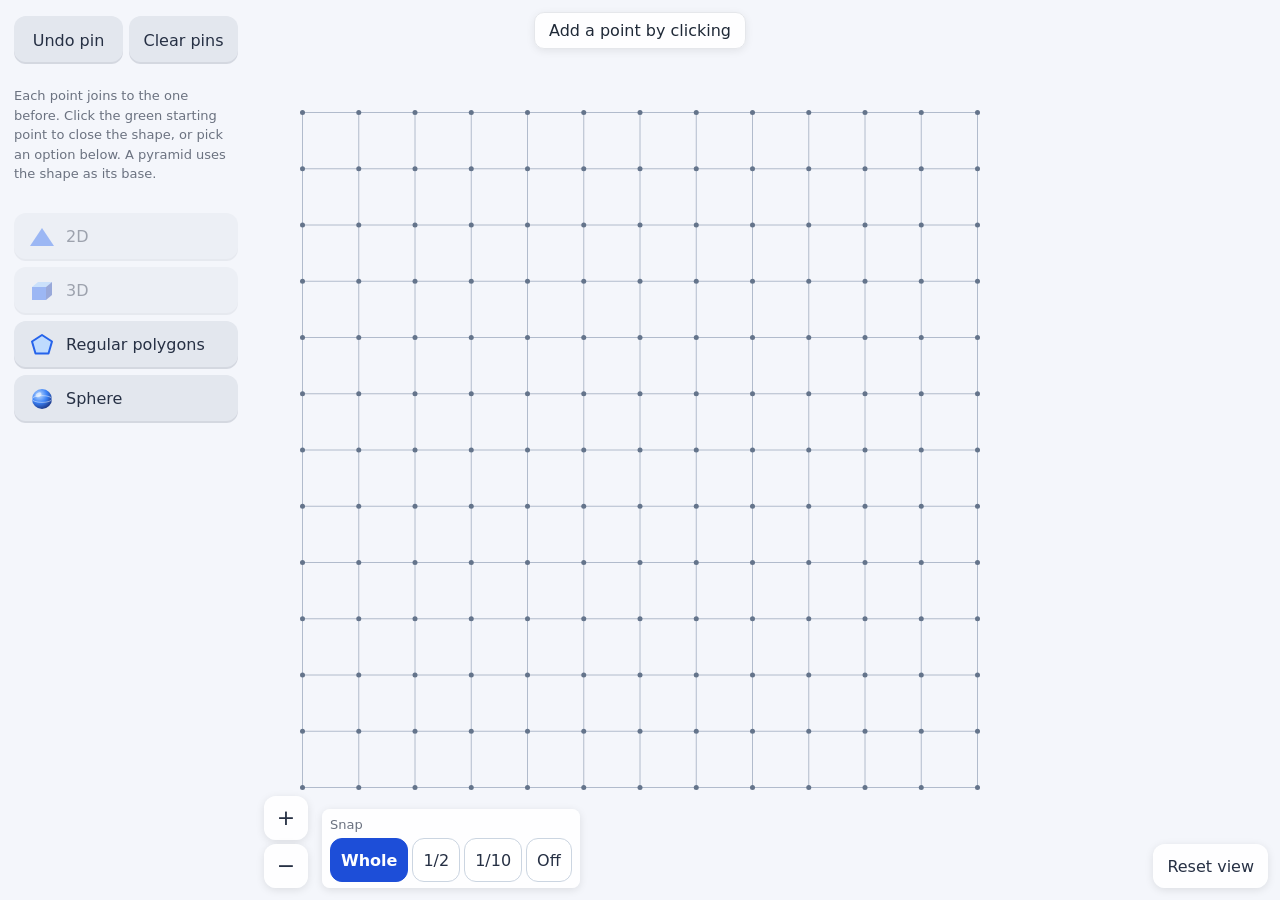
<file: public/classtools-web/shapes/index.html>
<!DOCTYPE html>
<html lang="en-GB">
<head>
<meta charset="utf-8">
<meta name="viewport" content="width=device-width, initial-scale=1">
<title>ShapeXplorer</title>
<link rel="stylesheet" href="style.css">
</head>
<body>
<div class="views">
<!-- ========== 2D VIEW ========== -->
<div id="view2d" class="view">
<div id="side2">
  <div id="drawBox">
    <div class="btns two">
      <button id="freeUndo">Undo pin</button>
      <button id="freeClear">Clear pins</button>
    </div>
    <p class="hint">Each point joins to the one before. Click the green starting point to close the shape, or pick an option below. A pyramid uses the shape as its base.</p>
    <div class="opts">
      <button id="shape2d" class="full" disabled><svg class="bico" viewBox="0 0 28 24" aria-hidden="true"><polygon points="14,3 26,21 2,21" fill="#2563eb"/></svg>2D</button>
      <button id="opt3d" class="full" disabled><svg class="bico" viewBox="0 0 28 24" aria-hidden="true"><polygon points="4,8 18,8 18,21 4,21" fill="#2563eb"/><polygon points="4,8 10,3 24,3 18,8" fill="#93c5fd"/><polygon points="18,8 24,3 24,16 18,21" fill="#1e40af"/></svg>3D</button>
      <button id="polyBtn" class="full"><svg class="bico" viewBox="0 0 28 24" aria-hidden="true"><polygon points="14,2 24,8.5 20.5,20.5 7.5,20.5 4,8.5" fill="#bfdbfe" stroke="#2563eb" stroke-width="2" stroke-linejoin="round"/></svg>Regular polygons</button>
      <button id="sphere2d" class="full"><svg class="bico" viewBox="0 0 28 24" aria-hidden="true"><defs><radialGradient id="sphGrad" cx="36%" cy="30%" r="72%"><stop offset="0%" stop-color="#bfdbfe"/><stop offset="55%" stop-color="#3b82f6"/><stop offset="100%" stop-color="#1e3a8a"/></radialGradient></defs><circle cx="14" cy="12" r="10" fill="url(#sphGrad)"/><ellipse cx="14" cy="12" rx="10" ry="3.4" fill="none" stroke="rgba(255,255,255,.45)" stroke-width="1"/><ellipse cx="10.5" cy="7.8" rx="3.1" ry="2.1" fill="rgba(255,255,255,.55)" transform="rotate(-25 10.5 7.8)"/></svg>Sphere</button>
    </div>
  </div>
  <div id="shapeBox" hidden>
    <button id="newShape" class="full spaced">New shape</button>
    <div class="btns bar">
      <button class="nsTo2d">2D</button>
      <button class="ns3d">3D</button>
    </div>
  </div>

  <div id="g-show" hidden>
    <button id="dimBtn" class="full">Dimensions</button>
    <button id="areaBtn" class="full">Area</button>
    <button id="angBtn" class="full">Angles</button>
    <button id="splitBtn" class="full">Cut mode</button>
    <button id="undoBtn" class="full" disabled>Undo</button>
    <button id="joinBtn" class="full" hidden>Put back together</button>
  </div>
</div>
<div id="stage2">
  <canvas id="c2"></canvas>
  <div id="labels2"></div>
  <div id="handles2"></div>
  <div id="drawMsg" class="msg"></div>
  <div id="meas2" class="mwin">
    <div class="mhead">
      <span class="ico" aria-hidden="true"><svg viewBox="0 0 24 24" fill="none" stroke="currentColor" stroke-width="1.6"><rect x="2" y="8" width="20" height="8" rx="1"/><path d="M5 8v3M8 8v2M11 8v3M14 8v2M17 8v3M20 8v2"/></svg></span>
      <b>Area and perimeter</b>
      <button id="meas2Toggle" class="mbtn">Show</button>
    </div>
    <div id="meas2Body" hidden>
      <div class="mrow"><span>Perimeter</span><b id="sumPerim">-</b></div>
      <div class="mrow"><span>Area</span><b id="sumArea">-</b></div>
      <button id="calc2Btn" class="link">Show calculations</button>
      <div class="info" id="info2" hidden></div>
    </div>
  </div>
  <div id="bottomLeft2">
    <div id="zoomBtns2">
      <button id="zoomIn2" title="Zoom in" aria-label="Zoom in">+</button>
      <button id="zoomOut2" title="Zoom out" aria-label="Zoom out">&minus;</button>
    </div>
    <div id="snapBtns">
      <p class="hint">Snap</p>
      <div id="snap">
        <button data-snap="1" class="on">Whole</button>
        <button data-snap="0.5">1/2</button>
        <button data-snap="0.1">1/10</button>
        <button data-snap="0">Off</button>
      </div>
    </div>
  </div>
  <button id="zoomReset" class="overlayBtn">Reset view</button>
</div>
</div>

<!-- ========== 3D VIEW ========== -->
<div id="view3d" class="view" hidden>
<div id="side">
  <button id="new3d" class="full spaced">New shape</button>
  <div class="btns bar">
    <button class="nsTo2d">2D</button>
    <button class="ns3d">3D</button>
  </div>
  <div id="hemiRow" hidden>
    <label class="check"><input type="checkbox" id="hemi"> Hemi-sphere</label>
  </div>

  <div class="group">
    <button id="dimBtn3" class="full">Dimensions</button>
    <button id="surfBtn" class="full">Surface area</button>
    <button id="volBtn" class="full">Volume</button>
    <div id="layersRow" hidden>
      <label class="wheel">Layers <span id="layerVal">0 of 0</span>
        <input type="range" id="layers" min="0" max="0" step="1" value="0">
      </label>
    </div>
    <button id="unfoldBtn" class="full">Unfold net</button>
  </div>

  <button id="appBtn" class="full">Appearance</button>

  <p class="hint">Drag the solid to turn it, or use the arrows bottom left. Double-click a face to turn it square-on to you. To change the depth, click an end face once to select it, then press it again and drag.</p>
</div>
<div id="stage">
  <canvas id="c"></canvas>
  <div id="labels"></div>
  <div id="meas3" class="mwin">
    <div class="mhead">
      <span class="ico" aria-hidden="true"><svg viewBox="0 0 24 24" fill="none" stroke="currentColor" stroke-width="1.6"><path d="M4 19h16M6 19l-2-9h16l-2 9"/><path d="M12 10V5M8 5h8"/><circle cx="12" cy="5" r="1"/></svg></span>
      <b>Volume &amp; density</b>
      <button id="meas3Toggle" class="mbtn">Show</button>
    </div>
    <div id="meas3Body" hidden>
      <div class="ticks">
        <label class="tick"><input type="checkbox" id="tickMass"> Mass</label>
        <label class="tick"><input type="checkbox" id="tickDensity"> Density</label>
        <label class="tick"><input type="checkbox" id="tickVolume"> Volume</label>
      </div>
      <div id="densVals"></div>
      <p class="hint">Material it is made of</p>
      <div class="btns" id="mats">
        <button data-mat="plastic">Plastic</button>
        <button data-mat="wood">Wood</button>
        <button data-mat="brick">Brick</button>
        <button data-mat="metal">Metal</button>
        <button data-mat="concrete">Concrete</button>
      </div>
      <button id="calc3Btn" class="link">Show calculations</button>
      <div class="info" id="info" hidden></div>
    </div>
  </div>
  <div id="bottomLeft">
  <div id="rotArrows">
    <button id="rotU" title="Tilt up" aria-label="Tilt up">▲</button>
    <button id="rotL" title="Turn left" aria-label="Turn left">◀</button>
    <button id="rotD" title="Tilt down" aria-label="Tilt down">▼</button>
    <button id="rotR" title="Turn right" aria-label="Turn right">▶</button>
  </div>
  <div id="zoomBtns">
    <button id="zoomIn" title="Zoom in" aria-label="Zoom in">+</button>
    <button id="zoomOut" title="Zoom out" aria-label="Zoom out">&minus;</button>
  </div>
  </div>
  <button id="reset" class="overlayBtn">Reset view</button>
</div>
</div>
</div>

<script src="three.min.js"></script>
<script src="lines.js"></script>
<script src="geometry.js"></script>
<script src="app-core.js"></script>
<script src="app-ui.js"></script>
<script src="party.js"></script>
<script src="area2d.js"></script>
<script>
(function(){
  // One page: the 2D shape, and the 3D view reached from its prism button. Back to 2D returns.
  window.switchView = function(v){
    ['3d','2d'].forEach(k => { document.getElementById(k === '3d' ? 'view3d' : 'view2d').hidden = k !== v; });
    window.App.active = v === '3d';
    if (v === '2d' && window.Area2D) window.Area2D.draw();
    if (window.App && window.App.syncShapeBar) window.App.syncShapeBar();
  };
  // Readings are drawn at double size on a big screen, so that a shape on the board at the front
  // of a room can be read from the back of it. There is no way for a page to know how many inches
  // across a screen is, so this goes on the width of the window: a maximised window on a board or
  // a large monitor gets the big text, a smaller window keeps the normal size.
  const BIG_FROM = 1280;
  function sizeClass(){
    const big = window.innerWidth >= BIG_FROM;
    if (big === document.body.classList.contains('big')) return;
    document.body.classList.toggle('big', big);
    if (window.Area2D) window.Area2D.draw();
  }
  sizeClass();
  window.addEventListener('resize', sizeClass);

  // The 2D shapes view opens first.
  window.switchView('2d');
})();
</script>
</body>
</html>
</file>
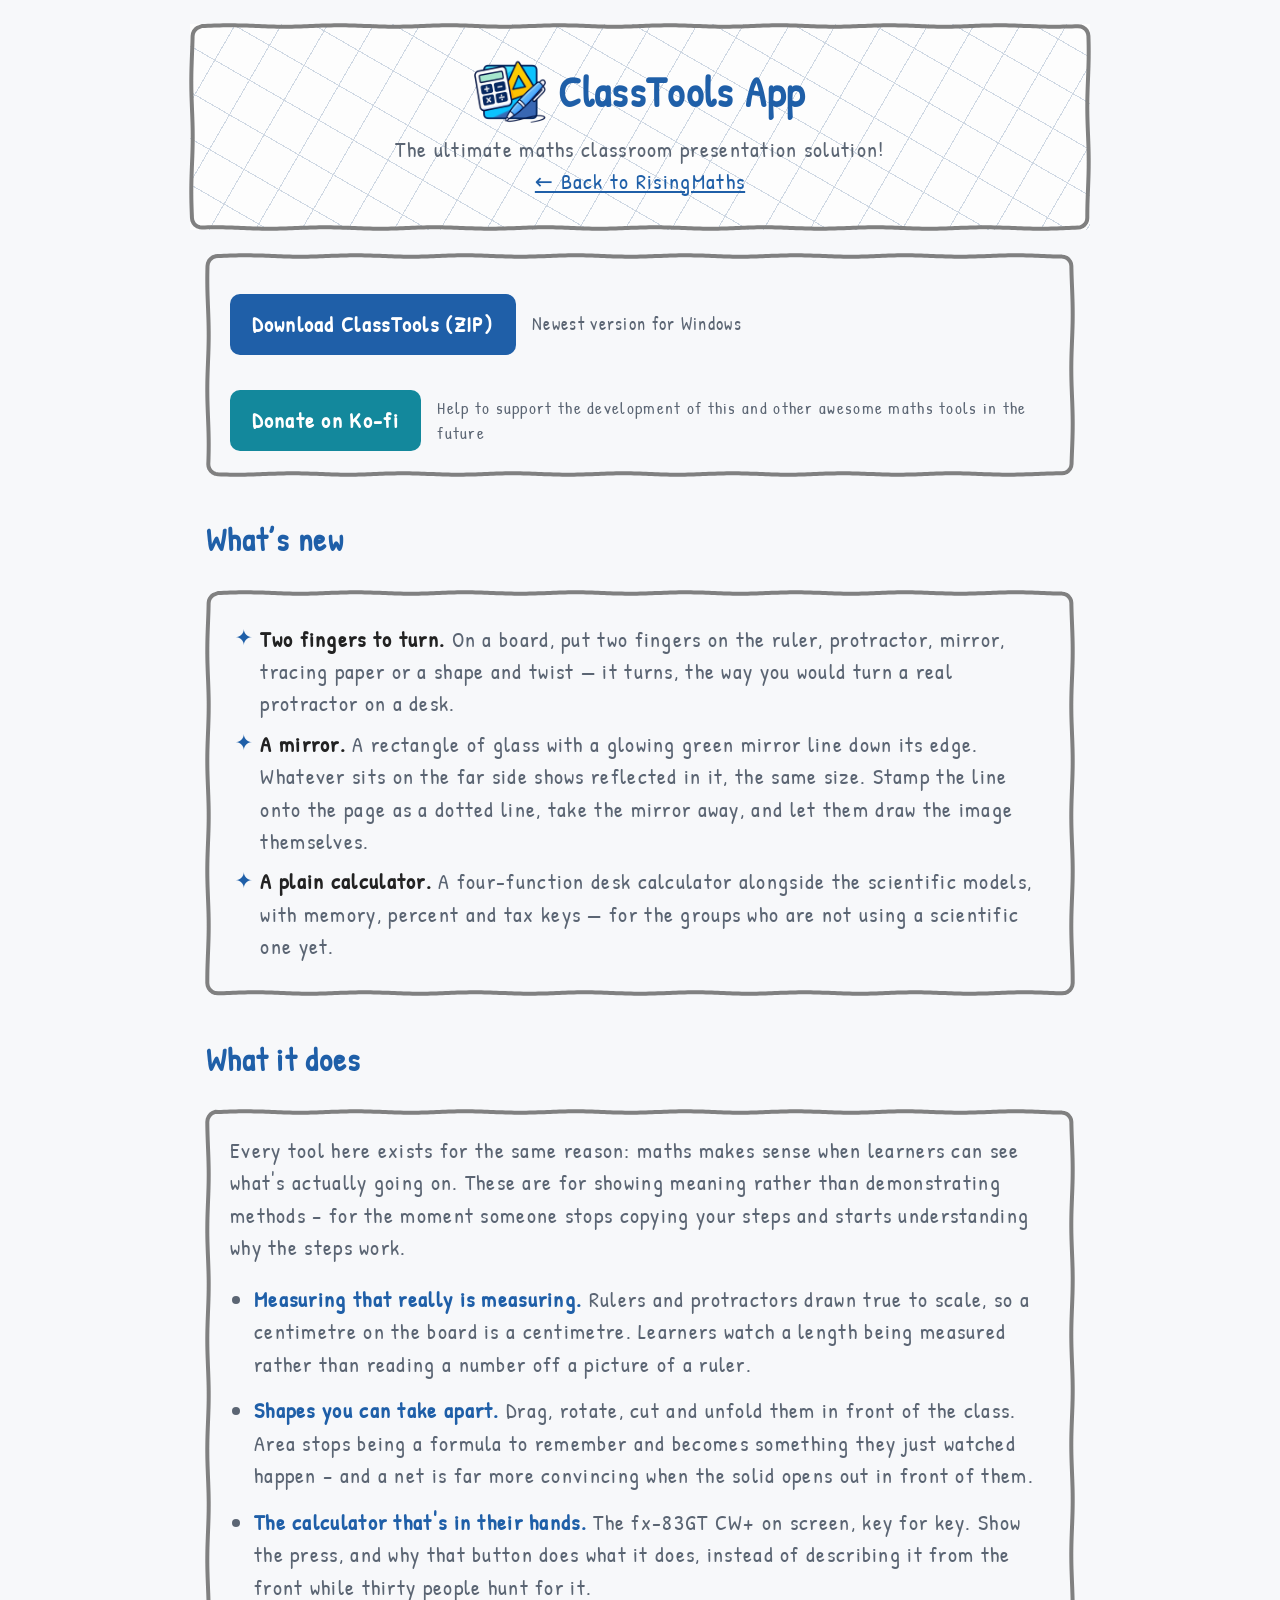
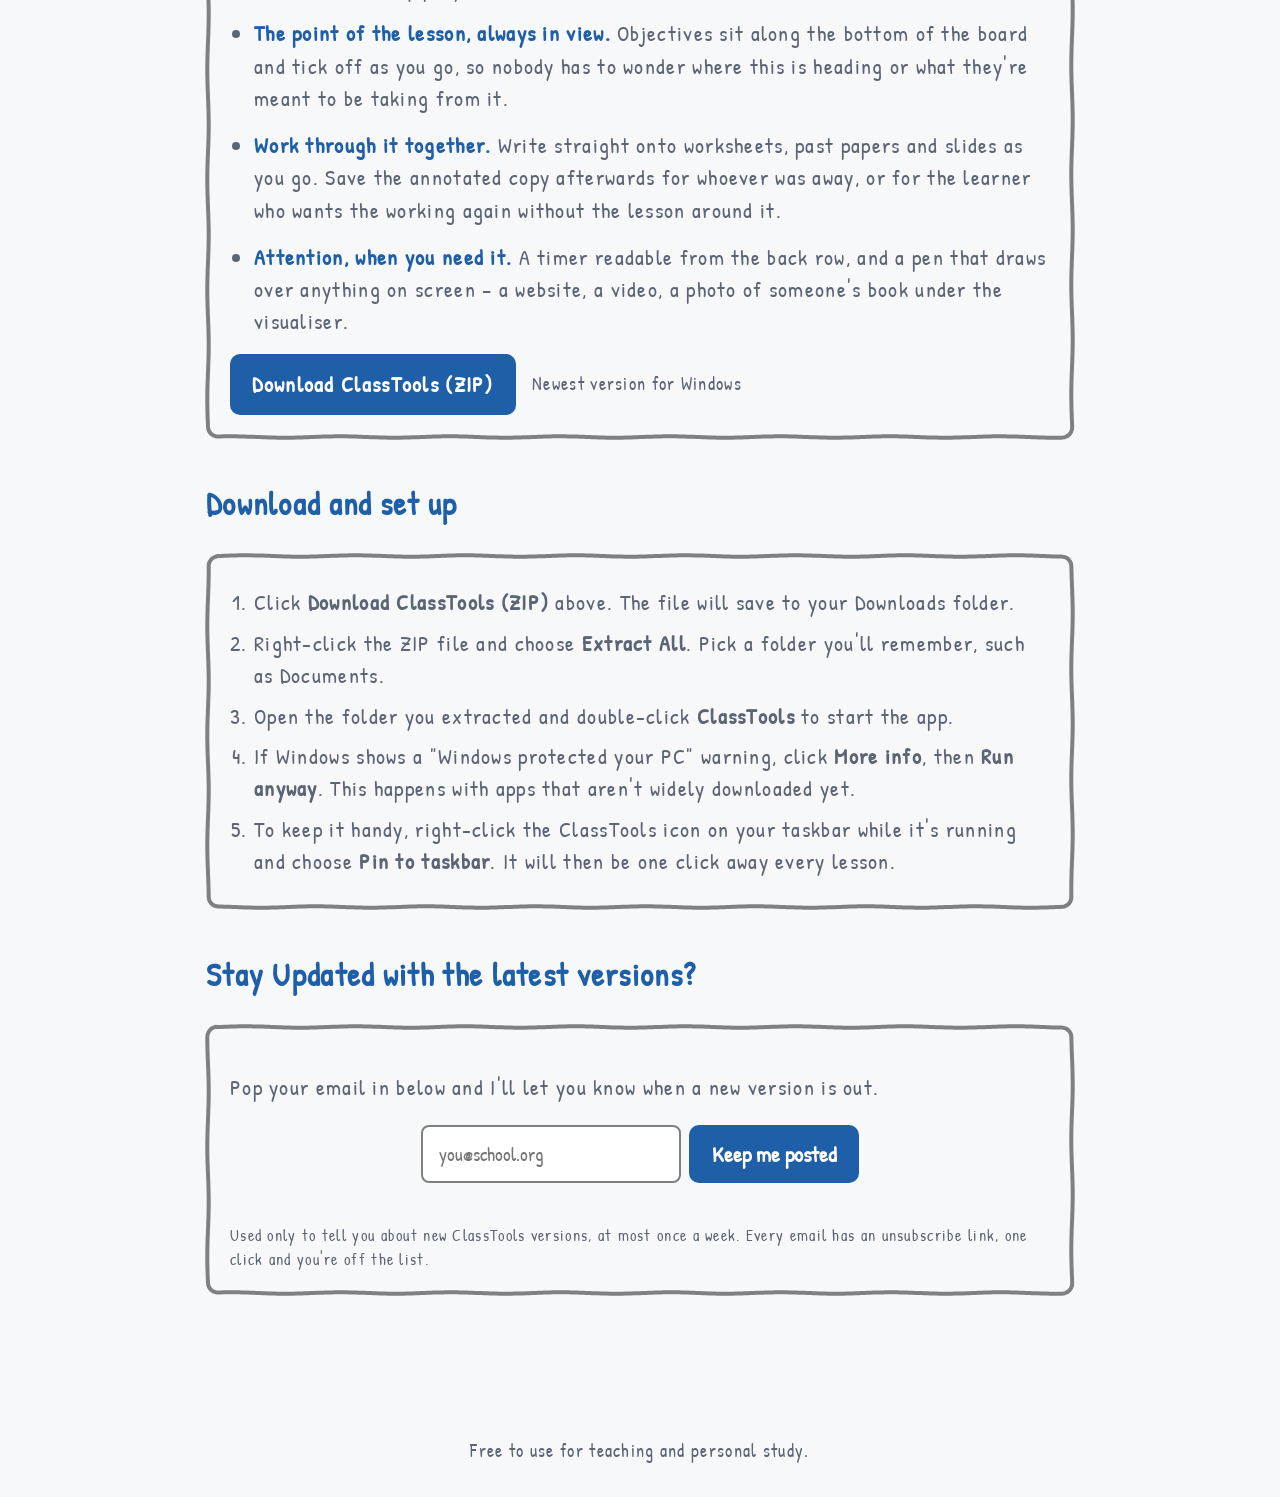
<file: public/classtools.html>
<!DOCTYPE html>
<html lang="en-GB">
<head>
  <meta charset="UTF-8">
  <meta name="viewport" content="width=device-width, initial-scale=1.0">
  <title>ClassTools App | RisingMaths</title>
  <meta name="description" content="ClassTools App: a classroom maths presentation tool. Features, download and setup guide.">
  <link rel="icon" href="favicon.ico" sizes="any">
  <link rel="apple-touch-icon" href="apple-touch-icon.png">
  <link rel="preconnect" href="https://fonts.googleapis.com">
  <link rel="preconnect" href="https://fonts.gstatic.com" crossorigin>
  <link href="https://fonts.googleapis.com/css2?family=Patrick+Hand&display=swap" rel="stylesheet">
  <style>
    :root {
      --blue: #1f5fa8;
      --bg: #f7f8fa;
      --text: #222;
      --muted: #5b6573;
      --pencil: #808080;
    }
    * { box-sizing: border-box; }
    body {
      margin: 0;
      font-family: "Patrick Hand", system-ui, -apple-system, "Segoe UI", Roboto, Arial, sans-serif;
      font-size: 1.35rem;
      letter-spacing: 0.06em;
      background: var(--bg);
      color: var(--text);
      line-height: 1.5;
    }
    header {
      background-color: #fdfdfd;
      background-image:
        repeating-linear-gradient(30deg, transparent 0 39px, #cfd8e3 39px 40px),
        repeating-linear-gradient(120deg, transparent 0 39px, #cfd8e3 39px 40px);
      color: var(--blue);
      text-align: center;
      position: relative;
      max-width: 900px;
      margin: 1.5rem auto 0;
      padding: 2rem 1rem;
    }
    header h1 { margin: 0 0 .3rem; font-size: 2.6rem; }
    .titleline {
      display: flex;
      align-items: center;
      justify-content: center;
      gap: .7rem;
      flex-wrap: wrap;
    }
    .logo {
      width: 72px;
      height: 72px;
      /* The logo is its own picture, so it sits above the squared-paper header */
      position: relative;
      z-index: 3;
    }
    @media (max-width: 500px) { .logo { width: 56px; height: 56px; } }
    header p { margin: 0; color: var(--muted); }
    header a { color: var(--blue); }
    main {
      max-width: 900px;
      margin: 0 auto;
      padding: 1.5rem 1rem 3rem;
    }
    h2 { color: var(--blue); margin-top: 2.5rem; }
    .box {
      background: transparent;
      position: relative;
      padding: 1.5rem;
    }
    .box p, .box li { color: var(--muted); }
    .box ol, .box ul { padding-left: 1.5rem; margin: .5rem 0 0; }
    .box li { margin-bottom: .5rem; }
    .box h3 { margin: 0 0 .4rem; color: var(--blue); font-size: 1.6rem; }
    .whatsnew { list-style: none; padding-left: 0 !important; }
    .whatsnew li { padding-left: 1.9rem; position: relative; }
    .whatsnew li::before { content: "\2726"; position: absolute; left: .3rem; top: -.1rem; color: var(--blue); }
    .whatsnew b { color: var(--text); }
    /* The browser version is not announced yet: this is a plain unlabelled box at the
       foot of the page, for testing it without anyone finding it by accident. */
    .quiet-door { display: block; width: 44px; height: 22px; margin: 2.5rem auto 0;
                  border: 1px solid var(--line); border-radius: 5px; opacity: .45; }
    .quiet-door:hover, .quiet-door:focus-visible { opacity: .9; outline: none; }
    .btn {
      display: inline-block;
      text-align: center;
      background: var(--blue);
      color: #fff;
      text-decoration: none;
      padding: .9rem 1.4rem;
      border-radius: 10px;
      font-weight: 600;
      font-size: 1.35rem;
      min-height: 56px;
      border: none;
      cursor: pointer;
      font-family: inherit;
    }
    .btn:hover { background: #174a85; }
    .wob {
      position: absolute;
      top: 0;
      left: 0;
      pointer-events: none;
      overflow: visible;
      z-index: 2;
    }
    .signup {
      display: flex;
      gap: .5rem;
      flex-wrap: wrap;
      justify-content: center;
      margin-top: .75rem;
    }
    .signup input {
      font-family: inherit;
      font-size: 1.2rem;
      padding: .7rem 1rem;
      border: 2px solid var(--pencil);
      border-radius: 8px;
      min-width: 260px;
      background: #fff;
    }
    .download-row {
      display: flex;
      align-items: center;
      gap: 1rem;
      flex-wrap: wrap;
      margin-top: 1rem;
    }
    .lead { color: var(--text); margin: 0 0 1.2rem; }
    .feature-list li { margin-bottom: .9rem; }
    .feature-list strong { color: var(--blue); }
    .download-note { font-size: 1.1rem; color: var(--muted); }
    /* The running total of downloads sits under the version line, and stays out of the
       way entirely until GitHub has actually told us a number. */
    .dlcount { display: block; font-size: .95rem; font-weight: 700; color: var(--blue); margin-top: .1rem; }
    .dlcount:empty { display: none; }
    /* The same offer again right at the top, for anyone who came to fetch the app and
       nothing else, with the thank-you alongside it. */
    .topgrab { margin-top: 0; }
    .donate-row {
      display: flex; align-items: center; gap: 1rem; flex-wrap: wrap;
      margin-top: 1.1rem; padding-top: 1.1rem; border-top: 1px solid var(--line);
    }
    .btn.donate { background: #13889c; }
    .btn.donate:hover { background: #0e6b7b; }
    .donate-note { font-size: 1.05rem; color: var(--muted); flex: 1 1 18rem; line-height: 1.45; }
    .signup-msg { margin: .75rem 0 0; color: var(--blue); min-height: 1.5rem; }
    .signup-small { font-size: 1rem; color: var(--muted); margin: .25rem 0 0; }
    footer {
      text-align: center;
      color: var(--muted);
      font-size: 1.15rem;
      padding: 2rem 1rem;
    }
  </style>
</head>
<body>

<header>
  <h1 class="titleline"><img class="logo" src="classtools-logo.png" alt="" width="72" height="72">ClassTools App</h1>
  <p>The ultimate maths classroom presentation solution!</p>
  <p><a href="index.html">&larr; Back to RisingMaths</a></p>
</header>

<main>

  <div class="box topgrab">
    <div class="download-row">
      <a class="btn" id="ct-download-top" href="https://github.com/chrisrising/classtools/releases/latest">Download ClassTools (ZIP)</a>
      <span class="download-note" id="ct-meta-top"><span class="dlver">Newest version for Windows</span><span class="dlcount"></span></span>
    </div>
    <div class="donate-row">
      <a class="btn donate" href="https://ko-fi.com/chrisrising" target="_blank" rel="noopener">Donate on Ko-fi</a>
      <span class="donate-note">Help to support the development of this and other awesome maths tools in the future</span>
    </div>
  </div>

  <h2>What&rsquo;s new</h2>
  <div class="box">
    <ul class="whatsnew">
      <li><b>Two fingers to turn.</b> On a board, put two fingers on the ruler, protractor,
        mirror, tracing paper or a shape and twist &mdash; it turns, the way you would turn a
        real protractor on a desk.</li>
      <li><b>A mirror.</b> A rectangle of glass with a glowing green mirror line down its edge.
        Whatever sits on the far side shows reflected in it, the same size. Stamp the line onto
        the page as a dotted line, take the mirror away, and let them draw the image themselves.</li>
      <li><b>A plain calculator.</b> A four-function desk calculator alongside the scientific
        models, with memory, percent and tax keys &mdash; for the groups who are not using a
        scientific one yet.</li>
    </ul>
  </div>

  <h2>What it does</h2>
  <div class="box">
    <p class="lead">Every tool here exists for the same reason: maths makes sense when learners
      can see what's actually going on. These are for showing meaning rather than demonstrating
      methods &ndash; for the moment someone stops copying your steps and starts understanding why
      the steps work.</p>
    <ul class="feature-list">
      <li><strong>Measuring that really is measuring.</strong> Rulers and protractors drawn true to
        scale, so a centimetre on the board is a centimetre. Learners watch a length being measured
        rather than reading a number off a picture of a ruler.</li>
      <li><strong>Shapes you can take apart.</strong> Drag, rotate, cut and unfold them in front of
        the class. Area stops being a formula to remember and becomes something they just watched
        happen &ndash; and a net is far more convincing when the solid opens out in front of them.</li>
      <li><strong>The calculator that's in their hands.</strong> The fx-83GT CW+ on screen, key for
        key. Show the press, and why that button does what it does, instead of describing it from
        the front while thirty people hunt for it.</li>
      <li><strong>The point of the lesson, always in view.</strong> Objectives sit along the bottom
        of the board and tick off as you go, so nobody has to wonder where this is heading or what
        they're meant to be taking from it.</li>
      <li><strong>Work through it together.</strong> Write straight onto worksheets, past papers and
        slides as you go. Save the annotated copy afterwards for whoever was away, or for the
        learner who wants the working again without the lesson around it.</li>
      <li><strong>Attention, when you need it.</strong> A timer readable from the back row, and a pen
        that draws over anything on screen &ndash; a website, a video, a photo of someone's book
        under the visualiser.</li>
    </ul>
    <div class="download-row">
      <a class="btn" id="ct-download" href="https://github.com/chrisrising/classtools/releases/latest">Download ClassTools (ZIP)</a>
      <span class="download-note" id="ct-meta"><span class="dlver">Newest version for Windows</span><span class="dlcount"></span></span>
    </div>
  </div>

  <h2>Download and set up</h2>
  <div class="box">
    <ol>
      <li>Click <strong>Download ClassTools (ZIP)</strong> above. The file will save to your Downloads folder.</li>
      <li>Right-click the ZIP file and choose <strong>Extract All</strong>. Pick a folder you'll remember, such as Documents.</li>
      <li>Open the folder you extracted and double-click <strong>ClassTools</strong> to start the app.</li>
      <li>If Windows shows a "Windows protected your PC" warning, click <strong>More info</strong>, then <strong>Run anyway</strong>. This happens with apps that aren't widely downloaded yet.</li>
      <li>To keep it handy, right-click the ClassTools icon on your taskbar while it's running and choose <strong>Pin to taskbar</strong>. It will then be one click away every lesson.</li>
    </ol>
  </div>

  <h2>Stay Updated with the latest versions?</h2>
  <div class="box">
    <p>Pop your email in below and I'll let you know when a new version is out.</p>
    <form class="signup" id="signup">
      <input type="email" id="signupEmail" placeholder="you@school.org" required aria-label="Email address">
      <button type="submit" class="btn" id="signupBtn">Keep me posted</button>
    </form>
    <p class="signup-msg" id="signupMsg" role="status"></p>
    <p class="signup-small">Used only to tell you about new ClassTools versions, at most once a week.
      Every email has an unsubscribe link, one click and you're off the list.</p>
  </div>

  <a class="quiet-door" href="classtools-web/" aria-label="ClassTools in your browser (not announced yet)"></a>

</main>

<footer>
  Free to use for teaching and personal study.
</footer>

<script>
(function () {
  var NS = 'http://www.w3.org/2000/svg';
  var AMP = 0.7, WAVE = 110, STEP = 3, R = 12, INSET = 2, STROKE = 4;

  // Rounded-rectangle outline with a gentle wave along each side
  function outline(w, h) {
    var x0 = INSET, y0 = INSET, x1 = w - INSET, y1 = h - INSET, r = R - INSET;
    var segs = [
      { line: true, a: [x0 + r, y0], b: [x1 - r, y0], n: [0, -1] },
      { line: false, c: [x1 - r, y0 + r], t0: -Math.PI / 2, t1: 0 },
      { line: true, a: [x1, y0 + r], b: [x1, y1 - r], n: [1, 0] },
      { line: false, c: [x1 - r, y1 - r], t0: 0, t1: Math.PI / 2 },
      { line: true, a: [x1 - r, y1], b: [x0 + r, y1], n: [0, 1] },
      { line: false, c: [x0 + r, y1 - r], t0: Math.PI / 2, t1: Math.PI },
      { line: true, a: [x0, y1 - r], b: [x0, y0 + r], n: [-1, 0] },
      { line: false, c: [x0 + r, y0 + r], t0: Math.PI, t1: 1.5 * Math.PI }
    ];
    var pts = [], s = 0;
    segs.forEach(function (sg) {
      if (sg.line) {
        var dx = sg.b[0] - sg.a[0], dy = sg.b[1] - sg.a[1];
        var len = Math.sqrt(dx * dx + dy * dy);
        var n = Math.max(1, Math.ceil(len / STEP));
        for (var i = 0; i < n; i++) {
          var u = i / n;
          var d = AMP * Math.sin(2 * Math.PI * (s + len * u) / WAVE);
          pts.push([sg.a[0] + dx * u + sg.n[0] * d, sg.a[1] + dy * u + sg.n[1] * d]);
        }
        s += len;
      } else {
        var arcLen = Math.abs(sg.t1 - sg.t0) * r;
        var m = Math.max(2, Math.ceil(arcLen / STEP));
        for (var j = 0; j < m; j++) {
          var f = j / m;
          var th = sg.t0 + (sg.t1 - sg.t0) * f;
          var cx = Math.cos(th), cy = Math.sin(th);
          var da = AMP * Math.sin(2 * Math.PI * (s + arcLen * f) / WAVE);
          pts.push([sg.c[0] + r * cx + cx * da, sg.c[1] + r * cy + cy * da]);
        }
        s += arcLen;
      }
    });
    return 'M' + pts.map(function (p) { return p[0].toFixed(2) + ' ' + p[1].toFixed(2); }).join('L') + 'Z';
  }

  function draw(el) {
    var svg = el.querySelector(':scope > svg.wob');
    if (!svg) {
      svg = document.createElementNS(NS, 'svg');
      svg.setAttribute('class', 'wob');
      var path = document.createElementNS(NS, 'path');
      path.setAttribute('fill', 'none');
      path.setAttribute('stroke', '#808080');
      path.setAttribute('stroke-width', STROKE);
      path.setAttribute('stroke-linejoin', 'round');
      svg.appendChild(path);
      el.insertBefore(svg, el.firstChild);
    }
    var w = el.clientWidth, h = el.clientHeight;
    svg.setAttribute('width', w);
    svg.setAttribute('height', h);
    svg.setAttribute('viewBox', '0 0 ' + w + ' ' + h);
    svg.firstChild.setAttribute('d', outline(w, h));
  }

  function drawAll() {
    document.querySelectorAll('header, .box').forEach(draw);
  }

  drawAll();
  window.addEventListener('resize', drawAll);
  if (document.fonts && document.fonts.ready) { document.fonts.ready.then(drawAll); }
})();
</script>

<script>
// Asks GitHub for the ClassTools releases when the page loads, then points the button at the
// newest zip, writes the version, date and size beside it, and adds up how many times the app
// has been downloaded across every version there has ever been. Nothing here needs editing when
// a new version goes out. The link written in the HTML above opens the newest release's own page,
// so with scripts off the button still reaches the current download rather than a file name that
// goes stale; the fetch below upgrades it to a direct download of the zip itself.
(function () {
  var rows = [['ct-download', 'ct-meta'], ['ct-download-top', 'ct-meta-top']]
    .map(function (p) { return { btn: document.getElementById(p[0]), meta: document.getElementById(p[1]) }; })
    .filter(function (r) { return r.btn && r.meta; });
  if (!rows.length) return;
  var zips = function (rel) {
    return (rel.assets || []).filter(function (a) { return /\.zip$/i.test(a.name); });
  };
  fetch('https://api.github.com/repos/chrisrising/classtools/releases?per_page=100')
    .then(function (r) { return r.ok ? r.json() : Promise.reject(); })
    .then(function (rels) {
      if (!Array.isArray(rels) || !rels.length) return;
      // every download of every version, not just the one on offer today
      var total = rels.reduce(function (n, rel) {
        return n + zips(rel).reduce(function (m, a) { return m + (a.download_count || 0); }, 0);
      }, 0);
      var live = rels.filter(function (r) { return !r.draft && !r.prerelease && zips(r).length; })[0];
      var text = '', href = '';
      if (live) {
        var zip = zips(live)[0];
        href = zip.browser_download_url;
        text = 'Version ' + String(live.tag_name).replace(/^v/, '')
          + ' \u00b7 ' + new Date(live.published_at).toLocaleDateString('en-GB',
              { day: 'numeric', month: 'long', year: 'numeric' })
          + ' \u00b7 ' + Math.round(zip.size / 1048576) + ' MB';
      }
      rows.forEach(function (row) {
        var v = row.meta.querySelector('.dlver'), c = row.meta.querySelector('.dlcount');
        if (href) row.btn.href = href;
        if (v && text) v.textContent = text;
        if (c && total > 0) c.textContent = 'Downloaded ' + total.toLocaleString('en-GB')
          + (total === 1 ? ' time' : ' times');
      });
    })
    .catch(function () {});
})();
</script>

<script>
// The sign-up box posts straight into a Google Form, which collects the addresses in a sheet.
// It is sent across without asking for a reply ("no-cors"), because Google does not allow one to
// be read from another site - so the form records the address, and this page just says thank you
// rather than throwing the teacher out to a Google page they did not ask for.
(function () {
  var FORM = 'https://docs.google.com/forms/d/e/1FAIpQLSdqGJ_KrYTALV50-h0_zkPNo4tPxmvAtesDlgH8Ys5UXPHJrw/formResponse';
  var FIELD = 'entry.1259728381';
  var form = document.getElementById('signup');
  if (!form) return;
  var box = document.getElementById('signupEmail'),
      btn = document.getElementById('signupBtn'),
      msg = document.getElementById('signupMsg');
  form.addEventListener('submit', function (e) {
    e.preventDefault();
    var email = (box.value || '').trim();
    if (!email) return;
    btn.disabled = true;
    msg.textContent = 'Adding you\u2026';
    var data = new FormData();
    data.append(FIELD, email);
    fetch(FORM, { method: 'POST', mode: 'no-cors', body: data })
      .then(function () {
        form.style.display = 'none';
        msg.textContent = 'Thanks \u2013 you\u2019re on the list. I\u2019ll only email when there\u2019s a new version.';
      })
      .catch(function () {
        btn.disabled = false;
        msg.textContent = 'That didn\u2019t send. Check your connection and try again.';
      });
  });
})();
</script>

</body>
</html>
</file>
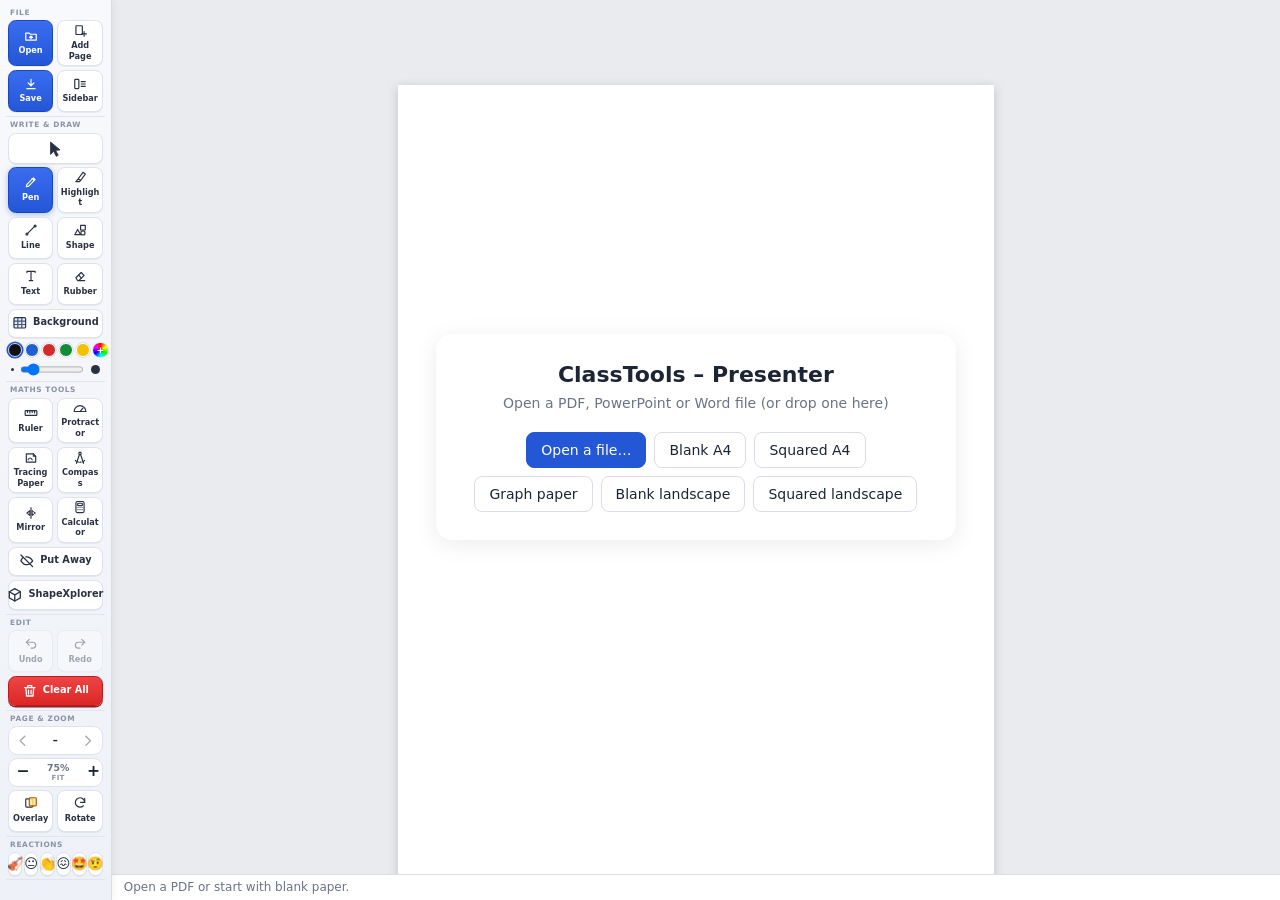
<file: public/classtools-web/presenter.html>
<!DOCTYPE html>
<html lang="en">
<head>
<meta charset="utf-8">
<meta name="viewport" content="width=device-width, initial-scale=1">
<title>ClassTools Presenter</title>
<script src="lib/pdf.min.js"></script>
<script src="lib/pdf-lib.min.js"></script>
<style>
  :root{
    --bg:#e9ebef; --bar:#ffffff; --ink:#1d2433; --mut:#6b7385; --line:#d9dde5;
    --acc:#2457d6; --accbg:#e8eefc;
  }
  *{box-sizing:border-box}
  html,body{margin:0;height:100%;font-family:system-ui,-apple-system,"Segoe UI",Roboto,sans-serif;color:var(--ink);background:var(--bg)}
  body{display:flex;flex-direction:row;overflow:hidden;box-sizing:border-box;height:100vh}
  #bar{flex:none;background:linear-gradient(180deg,#f8f9fc,#eef1f7);border-right:1px solid var(--line);z-index:5;box-shadow:2px 0 8px rgba(0,0,0,.05);overflow:hidden}
  #barIn{width:142px;box-sizing:border-box;display:flex;flex-direction:column;gap:2px;padding:8px 8px 10px}
  #calcPane{flex:none;width:0;display:none;order:1;border-right:1px solid var(--line);background:#111418;z-index:4}
  #main{order:2}
  #calcPane.on{display:block;width:min(420px,38vw)}
  #calcPane iframe{width:100%;height:100%;border:0;display:block}
  #barIn .g2>*,#barIn .g3>*,#reactions>*,#colours>*{min-width:0}
  #bar button.rx{padding:3px 0!important}
  #barIn .sec{min-width:0}
  /* Three ways to show the sidebar: as it is, a narrow strip of icons, or out of the
     way altogether. On a board, space matters more than labels once you know the tools. */
  #barIn.icons{width:48px;padding:5px 4px 8px;align-items:center}
  #barIn.icons .h,#barIn.icons span,#barIn.icons small,#barIn.icons .nrow{display:none}
  #barIn.icons .g2,#barIn.icons .g3,#barIn.icons .pager{display:flex;flex-direction:column;gap:3px}
  #barIn.icons button.tile{min-height:0!important;width:38px;height:34px;padding:0;justify-content:center;border-radius:9px}
  #barIn.icons button.tile svg{width:19px;height:19px}
  #barIn.icons .sec{gap:3px;padding-bottom:5px;margin-bottom:4px;border-bottom:1px solid var(--line);align-items:center}
  /* Paging and zoom read top to bottom in this width, with the page number between the arrows. */
  #barIn.icons .pager{background:none;border:0;padding:0;width:38px}
  #barIn.icons .pager button{width:38px;height:28px;border-radius:8px;border:1px solid var(--line);background:#fff}
  #barIn.icons .pager button svg{width:15px;height:15px}
  #barIn.icons #pageInfo{font-size:11px;padding:1px 0;text-align:center}
  #barIn.icons #zoomInfo{display:none}
  .fiti{display:none}
  #barIn.icons .fiti{display:block;width:17px;height:17px;margin:0 auto}
  #barIn.icons #zoomIn .pl{display:none}
  #barIn.icons #zoomOut{display:none}
  #barIn.icons #zoomIn{order:1}
  #barIn.icons #fitBtn{order:2;height:24px}
  #barIn.icons .pager #fitBtn small{display:block;font-size:11px;font-weight:700;color:#2a3242;text-transform:none;letter-spacing:0}
  #barIn.icons #builds{display:none}
  /* Three dots instead of a slider, and four colours instead of six. */
  #barIn.icons .wrow{display:flex;flex-direction:row;gap:4px;justify-content:center;background:none;border:0;padding:0}
  #barIn.icons .wrow input,#barIn.icons .wrow .dot{display:none}
  #barIn.icons #colours{display:grid;grid-template-columns:1fr 1fr;gap:4px;width:38px}
  #barIn.icons #colours .sw,#barIn.icons #colours .cp{width:17px;height:17px}
  #barIn.icons #colours [data-c="#138a36"],#barIn.icons #colours [data-c="#f2c200"]{display:none}
  /* One face, which opens the rest. */
  #barIn.icons #reactions{display:block;width:38px}
  #barIn.icons #reactions .rx{display:none}
  #barIn.icons #redoBtn{display:none}
  #barIn.icons .wdots{display:flex}
  .wdots{display:none;gap:2px;justify-content:center;align-items:center;padding:1px 0}
  .wdots button{border:0;background:none;border-radius:5px;padding:0;cursor:pointer;
    display:flex;align-items:center;justify-content:center;width:11px;height:15px}
  .wdots button.on{background:var(--accbg)}
  .wdots button.on i{background:var(--acc)}
  .wdots i{display:block;border-radius:50%;background:var(--ink)}
  #rxOne{display:none;width:38px;height:34px;border:1px solid var(--line);background:#fff;border-radius:9px;
    cursor:pointer;font-size:17px;line-height:1;padding:0}
  #barIn.icons #rxOne{display:block}
  #barIn.cols2{display:block;width:276px;column-count:2;column-gap:8px;column-fill:balance}
  #barIn.cols2 .sec{break-inside:avoid;-webkit-column-break-inside:avoid;display:flex}
  #barIn.cols2 .sec:nth-last-child(1){border-bottom:0}
  #bar::-webkit-scrollbar{width:4px}#bar::-webkit-scrollbar-thumb{background:#c8d0de;border-radius:3px}
  #main{flex:1;min-width:0;display:flex;flex-direction:column;position:relative;box-sizing:border-box}
  .sec{display:flex;flex-direction:column;gap:4px;padding:3px 2px 5px;border-bottom:1px solid #e1e5ee}
  .sec.last{border-bottom:0;padding-top:8px;gap:5px}
  .sec .h{line-height:11px;font-size:9.5px;font-weight:800;letter-spacing:.08em;text-transform:uppercase;color:#8a93a6;padding:0 3px}
  .g3{display:grid;grid-template-columns:1fr 1fr;gap:5px}
  #bar button.tile.span2{grid-column:1/-1;flex-direction:row;gap:7px;min-height:38px;font-size:12.5px}
  #bar button.tile.span2 svg{width:20px;height:20px}
  #bar button.tile.cursor{min-height:32px;padding:2px}
  #bar button.tile.cursor svg{width:22px;height:22px}
  .g2{display:grid;grid-template-columns:1fr 1fr;gap:5px}
  /* Every tool tile the same size, whether its name fits on one line or two. */
  #bar .g3 button.tile:not(.span2),#bar .g2 button.tile:not(.span2){min-height:54px}
  #bar button.tile{flex-direction:column;justify-content:center;gap:3px;width:100%;min-height:40px;padding:3px 2px 4px;border-radius:10px;background:#fff;border:1px solid #dde2ec;box-shadow:0 1px 0 rgba(20,30,60,.08);font-size:10.5px;font-weight:600;color:#2a3242;white-space:normal;text-align:center;line-height:1.1;transition:background .12s,transform .08s,box-shadow .12s}
  #bar button.tile svg{width:18px;height:18px}
  #bar button.tile span{max-width:100%;line-height:1.3;padding-bottom:1px;overflow-wrap:break-word;hyphens:auto}
  #bar button.tile.long span{font-size:9.6px;letter-spacing:-.2px}
  #bar button.tile:hover{background:#f2f5fb;border-color:#c8d1e2}
  #bar button.tile:active{transform:scale(.96)}
  #bar button.tile.on{background:linear-gradient(180deg,#3a6cf0,#2457d6);border-color:#1d48b8;color:#fff;box-shadow:0 2px 8px rgba(36,87,214,.35)}
  #bar button.tile.wide{flex-direction:row;gap:7px;min-height:40px;font-size:12.5px}
  #bar button.tile.primary{background:linear-gradient(180deg,#3a6cf0,#2457d6);border-color:#1d48b8;color:#fff}
  #bar button.tile.primary:hover{background:#1c47b5}
  #bar button.tile.danger{background:linear-gradient(180deg,#ef4444,#dc2626);border-color:#b91c1c;color:#fff;box-shadow:0 2px 0 #991b1b}
  #bar button.tile.danger:hover{background:#b91c1c}
  #bar button.tile:disabled{opacity:.4}
  #bar button.small{justify-content:center;border:1px solid #dde2ec;background:#fff;border-radius:10px;padding:8px 6px;font-weight:600}
  #bar select{width:100%;padding:6px;border-radius:9px}
  #colours{display:grid;grid-template-columns:repeat(6,1fr);row-gap:7px;gap:4px;justify-items:center;padding:2px 0}
  #colours .sw,#colours .cp{width:18px;height:18px}
  #colours .cp{font-size:12px}
  .cp{position:relative;border:0;padding:0;-webkit-appearance:none;appearance:none;width:26px;height:26px;border-radius:50%;background:conic-gradient(red,yellow,lime,cyan,blue,magenta,red);box-shadow:0 0 0 1px var(--line);cursor:pointer;display:flex;align-items:center;justify-content:center;color:#fff;font-size:15px;text-shadow:0 0 3px #000}
  .cp.on{box-shadow:0 0 0 2px var(--acc)}
  .cp input{position:absolute;inset:0;opacity:0;width:100%;height:100%;cursor:pointer}
  .wrow{display:flex;align-items:center;gap:6px;padding:0 4px}
  .wrow input{flex:1;width:auto}
  .dot{border-radius:50%;background:#2a3242;flex:none}.dot.s{width:4px;height:4px}.dot.l{width:12px;height:12px}
  .pager{display:flex;align-items:center;justify-content:space-between;background:#fff;border:1px solid #dde2ec;border-radius:12px;padding:3px}
  .pager button{width:30px;height:28px;justify-content:center;font-size:20px;font-weight:700;border-radius:9px}
  .pager button svg{width:20px;height:20px}
  .pager span{flex:1;text-align:center;font-weight:700}
  .edge{position:absolute;top:50%;z-index:6;width:58px;height:58px;margin-top:-29px;border-radius:50% !important;justify-content:center;background:rgba(255,255,255,.88) !important;border:1px solid #d4dae6 !important;box-shadow:0 4px 14px rgba(0,0,0,.18);color:#2457d6;display:none !important;opacity:.85}
  .edge svg{width:30px;height:30px}
  .edge.l{left:14px}.edge.r{right:24px}
  .edge:hover{opacity:1}
  body.multi .edge{display:flex !important}
  .edge:disabled{opacity:.2 !important}
  #stage.anim{transition:transform .2s ease-out}
  #builds{display:flex;gap:4px;justify-content:center;flex-wrap:wrap;min-height:0}
  #builds:empty{display:none}
  #builds i{width:9px;height:9px;border-radius:50%;background:#d5dbe7}
  #builds i.on{background:#2457d6}
  #fxC{pointer-events:none;display:none}
  #stage{isolation:isolate}
  /* No z-index: the paper must stay under the writing, which is the next canvas along.
     With one it floated above the ink and you could not write on the page at all. */
  #bg{position:absolute;pointer-events:none}
  #tint{position:absolute;pointer-events:none;mix-blend-mode:multiply;display:none}
  body.tinted #tint{display:block}
  #bar button.tile.on#tintBtn{background:linear-gradient(180deg,#3a6cf0,#2457d6)}
  #tintMenu{position:fixed;display:none;z-index:40;background:#fff;border:1px solid var(--line);border-radius:14px;box-shadow:0 10px 30px rgba(0,0,0,.18);padding:12px;width:330px}
  #tintMenu.on{display:block}
  #tintMenu .th{display:flex;flex-direction:column;margin-bottom:8px}
  #tintMenu .th small{color:#6b7385;font-size:12px}
  .tgrid{display:grid;grid-template-columns:repeat(5,1fr);gap:6px}
  .tsw{display:flex;flex-direction:column;align-items:center;gap:3px;padding:6px 2px;border-radius:10px;border:1.5px solid transparent;background:#f6f7fa;cursor:pointer;font:600 11px system-ui,sans-serif;color:#2a3242}
  .tsw i{width:30px;height:30px;border-radius:8px;box-shadow:inset 0 0 0 1px rgba(0,0,0,.18);display:block;position:relative;overflow:hidden}
  .tsw.off i{background:linear-gradient(135deg,#fff 45%,#dc2626 45%,#dc2626 55%,#fff 55%)}
  .tsw i.pick{background:conic-gradient(red,yellow,lime,cyan,blue,magenta,red)}
  button.tsw{-webkit-appearance:none;appearance:none;font-family:inherit}
  .tsw i.pick input{position:absolute;inset:0;opacity:0;width:100%;height:100%;cursor:pointer}
  .tsw.on{border-color:#2457d6;background:#e8eefc}
  .trow{display:flex;align-items:center;gap:8px;margin-top:10px;font-weight:600;font-size:13px}
  .trow input{flex:1}
  .trow b{width:40px;text-align:right}
  #textEdit{position:absolute;display:none;z-index:6;margin:0;padding:0;border:2px dashed #2457d6;border-radius:3px;
  background:rgba(255,255,255,.92);color:#111;line-height:1.25;white-space:pre-wrap;word-break:normal;
  overflow:hidden;outline:none;box-shadow:0 2px 10px rgba(0,0,0,.2)}
  /* The little bar of controls that floats above the box being written in. */
  #textBar{position:absolute;display:none;z-index:8;gap:3px;padding:4px;border-radius:10px;
    background:#1f2430;box-shadow:0 6px 18px rgba(0,0,0,.4);align-items:center}
  #textBar.on{display:flex}
  #textBar button{width:30px;height:30px;border:0;border-radius:7px;background:#2c3342;color:#e8ecf5;
    font:700 13px system-ui,sans-serif;cursor:pointer;display:flex;align-items:center;justify-content:center}
  #textBar button:hover{background:#3b465c}
  #textBar button.on{background:#2457d6;color:#fff}
  #textBar .tcol{position:relative;width:30px;height:30px;border-radius:7px;overflow:hidden;cursor:pointer;flex:0 0 auto;border:0;padding:0;background:none}
  #textBar .tcol span{position:absolute;inset:0;border-radius:7px;background:conic-gradient(red,yellow,lime,cyan,blue,magenta,red)}
  #textBar .tcol input{position:absolute;inset:-4px;width:140%;height:140%;opacity:0;cursor:pointer}
  #fontMenu{position:absolute;top:100%;left:0;margin-top:5px;display:none;flex-direction:column;gap:2px;
    padding:4px;border-radius:10px;background:#1f2430;box-shadow:0 6px 18px rgba(0,0,0,.4);min-width:150px}
  #fontMenu.on{display:flex}
  #fontMenu button{width:100%;height:32px;justify-content:flex-start;padding:0 9px;font-size:14px}
  /* The same little bubble the text boxes get, for a line or a shape. */
  #shapeBar{position:absolute;display:none;z-index:8;gap:3px;padding:4px;border-radius:10px;
    background:#1f2430;box-shadow:0 6px 18px rgba(0,0,0,.4);align-items:center}
  #shapeBar.on{display:flex}
  #shapeBar button{width:30px;height:30px;border:0;border-radius:7px;background:#2c3342;color:#e8ecf5;
    cursor:pointer;display:flex;align-items:center;justify-content:center;padding:0}
  #shapeBar button:hover{background:#3b465c}
  #shapeBar button.on{background:#2457d6;color:#fff}
  #shapeBar svg{width:22px;height:14px;display:block}
  #shapeBar #shapeDel svg,#shapeBar #shapeDup svg{width:22px;height:22px}
  #shapeBar #shapeDup:hover{background:#2457d6;color:#fff}
  #shapeBar #shapeDel:hover{background:#7f1d1d;color:#fff}
  #shapeBar .sep{width:1px;height:21px;background:#3d4759;margin:0 2px;flex:0 0 auto}
  #shapeBar .sw{position:relative;overflow:hidden}
  #shapeBar .sw i{position:absolute;inset:4px;border-radius:50%;border:2px solid #fff;box-sizing:border-box}
  #shapeBar .sw.wheel i{background:conic-gradient(red,yellow,lime,cyan,blue,magenta,red)}
  #shapeBar .sw.empty i{background:#fff}
  #shapeBar .sw.empty i:after{content:"";position:absolute;left:-15%;top:43%;width:130%;height:14%;background:#e23;transform:rotate(-45deg)}
  /* The custom shape builder: squared paper like ShapeXplorer, so a shape can be plotted
     corner by corner and then dropped onto the page. */
  #customWrap{position:fixed;inset:0;display:none;z-index:60;background:rgba(15,20,30,.45);align-items:center;justify-content:center}
  #customWrap.on{display:flex}
  #customBox{background:#fff;border-radius:16px;box-shadow:0 20px 60px rgba(0,0,0,.35);padding:14px;max-width:min(96vw,760px)}
  #customBox .hd{display:flex;align-items:baseline;gap:10px;margin-bottom:10px}
  #customBox .hd b{font-size:16px}
  #customBox .hd span{font-size:12.5px;color:var(--mut)}
  #customBox .hd button{margin-left:auto;border:0;background:none;font-size:22px;line-height:1;cursor:pointer;color:var(--mut)}
  #cuGrid{display:block;border:1px solid var(--line);border-radius:10px;background:#fff;touch-action:none;cursor:crosshair}
  #customBox .ft{display:flex;align-items:center;gap:8px;margin-top:10px;flex-wrap:wrap}
  #customBox .ft .lbl{font-size:12px;color:var(--mut)}
  #customBox .seg{display:flex;gap:3px;background:#eef1f6;border-radius:9px;padding:3px}
  #customBox .seg button{border:0;background:none;border-radius:7px;padding:5px 9px;font-size:12.5px;cursor:pointer}
  #customBox .seg button.on{background:var(--acc);color:#fff}
  #cuInfo{font-size:12.5px;color:var(--mut);margin-left:4px;min-width:130px}
  #customBox .ft > button{border:1px solid var(--line);background:#fff;border-radius:9px;padding:7px 11px;font-size:13px;cursor:pointer}
  #customBox .ft > button.primary{background:var(--acc);color:#fff;border-color:var(--acc);margin-left:auto}
  #customBox .ft > button[disabled]{opacity:.45;cursor:default}
  /* Tap the ruler and this asks what it should be marked in. */
  #unitPop{position:fixed;display:none;z-index:45;background:#1f2430;border-radius:12px;padding:8px;
    box-shadow:0 10px 30px rgba(0,0,0,.45);gap:4px;align-items:center}
  #unitPop.on{display:flex}
  #unitPop p{margin:0 6px 0 4px;color:#9fb0cc;font:700 10.5px system-ui,sans-serif;letter-spacing:.05em;text-transform:uppercase}
  #unitPop button{border:0;background:#2c3342;color:#e8ecf5;border-radius:8px;padding:7px 11px;font:600 13px system-ui,sans-serif;cursor:pointer}
  #unitPop button:hover{background:#3b465c}
  #unitPop button.on{background:#2457d6;color:#fff}
  /* Paper is chosen when a new document is made, rather than sitting in the sidebar. */
  #paperWrap{position:fixed;inset:0;display:none;z-index:60;background:rgba(15,20,30,.45);align-items:center;justify-content:center}
  #paperWrap.on{display:flex}
  #paperBox{background:#fff;border-radius:16px;box-shadow:0 20px 60px rgba(0,0,0,.35);padding:16px;width:min(94vw,470px)}
  #paperBox .hd{display:flex;align-items:baseline;gap:9px;margin-bottom:12px}
  #paperBox .hd b{font-size:16px}
  #paperBox .hd span{font-size:12.5px;color:var(--mut)}
  #paperBox .hd button{margin-left:auto;border:0;background:none;font-size:22px;line-height:1;cursor:pointer;color:var(--mut)}
  #paperBox .pg{display:grid;grid-template-columns:repeat(3,1fr);gap:9px}
  #paperBox .pg button{border:1px solid var(--line);border-radius:12px;background:#fff;cursor:pointer;padding:9px 6px 8px;
    display:flex;flex-direction:column;align-items:center;gap:7px;font:600 12px system-ui,sans-serif;color:var(--ink)}
  #paperBox .pg button:hover{border-color:#9fb4ee;background:var(--accbg)}
  #paperBox .pg i{display:block;border:1.5px solid #9aa6bb;border-radius:3px;background:#fff}
  /* Every page at a glance: tap the page number and jump straight to the one you want. */
  #pagesWrap{position:fixed;inset:0;display:none;z-index:60;background:rgba(15,20,30,.45);align-items:center;justify-content:center}
  #pagesWrap.on{display:flex}
  #pagesBox{background:#fff;border-radius:16px;box-shadow:0 20px 60px rgba(0,0,0,.35);padding:16px;width:min(94vw,780px);max-height:88vh;display:flex;flex-direction:column}
  #pagesBox .hd{display:flex;align-items:baseline;gap:9px;margin-bottom:12px}
  #pagesBox .hd b{font-size:16px}
  #pagesBox .hd span{font-size:12.5px;color:var(--mut)}
  #pagesBox .hd button{margin-left:auto;border:0;background:none;font-size:22px;line-height:1;cursor:pointer;color:var(--mut)}
  #pagesBox .pg{display:grid;grid-template-columns:repeat(5,1fr);gap:10px;overflow:auto;padding:2px}
  #pagesBox .pg button{border:1.5px solid var(--line);border-radius:10px;background:#fff;cursor:pointer;padding:6px;
    display:flex;flex-direction:column;align-items:center;gap:5px;font:600 11.5px system-ui,sans-serif;color:var(--mut)}
  #pagesBox .pg button:hover{border-color:#9fb4ee;background:var(--accbg)}
  #pagesBox .pg button.on{border-color:var(--acc);box-shadow:0 0 0 2px var(--accbg);color:var(--acc)}
  #pagesBox .pg canvas{display:block;width:100%;height:auto;border:1px solid #e3e8f0;border-radius:5px;background:#fff}
  /* What the page itself is: plain, squared, graph or lined, in whatever colour. */
  #bgPop{position:fixed;display:none;z-index:46;background:#1f2430;border-radius:12px;padding:10px;
    box-shadow:0 10px 30px rgba(0,0,0,.45);width:248px}
  #bgPop.on{display:block}
  #bgPop .ttl{color:#9fb0cc;font:700 10.5px system-ui,sans-serif;letter-spacing:.06em;text-transform:uppercase;margin:0 0 6px}
  #bgPop .row{display:flex;gap:6px;margin-bottom:9px}
  #bgPop .row:last-child{margin-bottom:0}
  #bgPop button{flex:1;border:0;background:#2c3342;border-radius:9px;padding:5px 3px 4px;cursor:pointer;
    display:flex;flex-direction:column;align-items:center;gap:3px;color:#cdd6e6;font:600 9.5px system-ui,sans-serif}
  #bgPop button:hover{background:#3b465c}
  #bgPop button.on{background:#2457d6;color:#fff}
  #bgPop svg{width:100%;height:auto;display:block}
  #bgPop svg rect{fill:#fff;stroke:#8e99ad;stroke-width:1}
  #bgPop svg .g path{stroke:#9ab4d8;stroke-width:1;fill:none}
  #bgPop svg .f path{stroke:#d3e0ef;stroke-width:.7;fill:none}
  #bgPop button.wide{flex:1 0 100%;flex-direction:row;justify-content:flex-start;gap:8px;padding:8px 10px;font-size:12.5px}
  #bgPop i{width:16px;height:16px;border-radius:50%;border:2px solid #fff;box-shadow:0 0 0 1px rgba(0,0,0,.4);flex:0 0 auto}
  /* The reactions, opened from the single face in the narrow sidebar. */
  #rxPop{position:fixed;display:none;z-index:46;background:#1f2430;border-radius:12px;padding:7px;
    box-shadow:0 10px 30px rgba(0,0,0,.45);grid-template-columns:repeat(3,1fr);gap:5px}
  #rxPop.on{display:grid}
  #rxPop button{border:0;background:#2c3342;border-radius:9px;width:40px;height:36px;font-size:19px;
    line-height:1;cursor:pointer;padding:0}
  #rxPop button:hover{background:#3b465c}
#links{position:absolute;pointer-events:none;z-index:4}
  #links .lk{position:absolute;border-radius:4px;cursor:pointer;pointer-events:none}
  body.links-on #links .lk{pointer-events:auto}
  body.links-on #links .lk:hover,body.links-on #links .lk:active{background:rgba(36,87,214,.12);box-shadow:0 0 0 2px rgba(36,87,214,.45)}
  #links .vid{position:absolute;pointer-events:none;display:flex;align-items:center;justify-content:center}
  #links .vid .play,#links .vid.on,#links .vid button{pointer-events:auto}
  #links .vid .play{width:84px;height:84px;border-radius:50%;border:0;background:rgba(220,38,38,.92);color:#fff;font-size:34px;box-shadow:0 6px 20px rgba(0,0,0,.35);cursor:pointer;display:flex;align-items:center;justify-content:center;padding-left:6px;transition:transform .12s}
  #links .vid .play:hover{transform:scale(1.07)}
  #links .vid .tag{position:absolute;left:8px;bottom:8px;background:rgba(0,0,0,.65);color:#fff;font:700 12px system-ui,sans-serif;padding:4px 8px;border-radius:7px}
  #links .vid.on{background:#000;border-radius:6px;box-shadow:0 6px 24px rgba(0,0,0,.4)}
  #links .vid iframe,#links .vid video{width:100%;height:100%;border:0;border-radius:6px;background:#000}
  #links .vid .x{position:absolute;top:-14px;right:-14px;width:34px;height:34px;border-radius:50%;border:2px solid #fff;background:#dc2626;color:#fff;font-size:18px;font-weight:800;cursor:pointer;z-index:2;display:flex;align-items:center;justify-content:center;box-shadow:0 2px 8px rgba(0,0,0,.4)}
  #links .vid .big{position:absolute;top:-14px;right:26px;width:34px;height:34px;border-radius:50%;border:2px solid #fff;background:#2457d6;color:#fff;font-size:16px;cursor:pointer;z-index:2;display:flex;align-items:center;justify-content:center;box-shadow:0 2px 8px rgba(0,0,0,.4)}
  .pager button.zl{flex:1;width:auto;flex-direction:column;gap:0;font-size:13px;line-height:1.1}
  .pager button.zl small{font-size:9px;font-weight:600;color:#8a93a6;text-transform:uppercase;letter-spacing:.05em}
  #reactions{display:grid;grid-template-columns:repeat(6,1fr);gap:2px}
  #bar button.rx{flex-direction:column;gap:1px;padding:4px 0 3px;border-radius:11px;background:#fff;border:1px solid #dde2ec;box-shadow:0 1px 0 rgba(20,30,60,.08);min-height:30px;justify-content:center}
  #bar button.rx b{font-size:17px;line-height:1;font-weight:400}
  #bar button.rx span{display:none}
  #bar button.rx:active{transform:scale(.92)}
  #bar button.rx.playing{background:#fff7d6;border-color:#f2c200;box-shadow:0 0 0 2px #fde68a}
  body{transition:padding .15s}
  #main{transition:margin .15s}
  button,.btn{font:inherit;font-size:13px;border:1px solid transparent;background:transparent;color:var(--ink);border-radius:8px;padding:6px 8px;cursor:pointer;display:inline-flex;align-items:center;gap:5px;white-space:nowrap;line-height:1}
  button:hover,.btn:hover{background:#f1f3f7}
  button.on{background:var(--accbg);color:var(--acc);border-color:#c9d6f7}
  button.primary{background:var(--acc);color:#fff}
  button.primary:hover{background:#1c47b5}
  button:disabled{opacity:.4;cursor:default}
  #clearBtn{background:#dc2626;color:#fff;font-weight:700;padding:7px 12px;box-shadow:0 2px 0 #991b1b}
  #clearBtn:hover{background:#b91c1c}
  #modal .card button.danger{background:#dc2626;border-color:#dc2626;color:#fff}
  button svg{width:18px;height:18px;flex:none}
  .lbl{font-size:12px;color:var(--mut)}
  select,input[type=number]{font:inherit;font-size:13px;border:1px solid var(--line);border-radius:7px;padding:4px 6px;background:#fff;color:var(--ink)}
  input[type=number]{width:62px}
  .sw{width:22px;height:22px;border-radius:50%;border:2px solid #fff;box-shadow:0 0 0 1px var(--line);cursor:pointer;padding:0}
  .sw.on{box-shadow:0 0 0 2px var(--acc)}
  input[type=color]{width:26px;height:26px;border:0;padding:0;background:none;cursor:pointer}
  input[type=range]{width:80px}
  #pageInfo{font-size:13px;min-width:46px;text-align:center;font-variant-numeric:tabular-nums}
  #zoomInfo{font-size:12px;min-width:42px;text-align:center;color:var(--mut);font-variant-numeric:tabular-nums}
  #wrap{flex:1;overflow:auto;position:relative}
  #stage{position:relative;margin:0 auto}
  #stage canvas{position:absolute;display:block}
  #pdfC{background:#fff;box-shadow:0 2px 10px rgba(0,0,0,.18)}
  #ui{touch-action:none}
  #empty{position:absolute;inset:0;display:flex;align-items:center;justify-content:center;padding:20px}
  /* Shown over an open document too, when Open is pressed. */
  #empty.over{background:rgba(15,20,30,.4);z-index:55}
  #empty.over .card{box-shadow:0 20px 60px rgba(0,0,0,.35)}
  #empty #emptyX{position:absolute;top:8px;right:12px;border:0;background:none;font-size:22px;line-height:1;
    cursor:pointer;color:var(--mut);padding:0;display:none}
  #empty.over #emptyX{display:block}
  .card{position:relative}
  .card{background:#fff;border-radius:16px;padding:28px 30px;max-width:520px;text-align:center;box-shadow:0 4px 24px rgba(0,0,0,.08)}
  .card h1{font-size:22px;margin:0 0 6px}
  .card p{color:var(--mut);margin:0 0 18px;font-size:14px;line-height:1.5}
  .card .row{display:flex;gap:8px;justify-content:center;flex-wrap:wrap}
  .card button{border:1px solid var(--line);padding:10px 14px;font-size:14px}
  .card button.primary{border-color:var(--acc)}
  #drop{position:absolute;inset:0;background:rgba(36,87,214,.12);border:3px dashed var(--acc);display:none;align-items:center;justify-content:center;font-size:20px;color:var(--acc);z-index:9;pointer-events:none}
  #hint{background:var(--bar);border-top:1px solid var(--line);font-size:12px;color:var(--mut);padding:5px 12px;min-height:26px}
  #toast{position:fixed;left:50%;bottom:44px;transform:translateX(-50%);background:#1d2433;color:#fff;padding:9px 14px;border-radius:10px;font-size:13px;opacity:0;transition:opacity .2s;pointer-events:none;z-index:20}
  #modal{position:fixed;inset:0;background:rgba(20,25,35,.35);display:none;align-items:center;justify-content:center;z-index:30}
  #modal .card{max-width:380px}
  #busy{position:fixed;inset:0;background:rgba(20,25,35,.35);display:none;align-items:center;justify-content:center;z-index:35}
  #busy .card{min-width:300px}
  .spin{width:42px;height:42px;margin:0 auto;border-radius:50%;border:5px solid #dfe6f5;border-top-color:var(--acc);animation:sp 0.8s linear infinite}
  @keyframes sp{to{transform:rotate(360deg)}}
  #shapeMenu{position:fixed;display:none;z-index:40;background:#fff;border:1px solid var(--line);border-radius:14px;box-shadow:0 10px 30px rgba(0,0,0,.18);padding:10px;width:372px;max-width:calc(100vw - 12px)}
  #shapeMenu.on{display:block}
  #shapeMenu .ttl{font-size:12px;color:var(--mut);margin:2px 4px 6px;font-weight:600}
  #shapeMenu .row{display:flex;flex-wrap:wrap;gap:5px;margin-bottom:6px}
  /* Pictures, not words: on a board at the front you want to see the shape, and for a
     many-sided one the number of sides sits inside it. */
  /* Four across and three down, each tile a picture of the shape and nothing else. */
  #shapeMenu .row{display:grid;grid-template-columns:repeat(4,1fr);gap:7px;margin-bottom:8px}
  #shapeMenu button.sh{position:relative;width:100%;aspect-ratio:1.25;justify-content:center;align-items:center;
    border:1px solid var(--line);border-radius:12px;padding:0;min-width:0}
  #shapeMenu button.sh svg{width:46px;height:46px}
  /* Underneath, the side counter and Custom share the same width as the four tiles. */
  #shapeMenu .nrow{display:flex;align-items:stretch;gap:7px;border-top:1px solid var(--line);padding-top:9px;margin-top:2px}
  #shapeMenu .step{flex:0 0 auto;display:flex;align-items:center;gap:4px;border:1px solid var(--line);border-radius:12px;padding:4px}
  #shapeMenu .step .num{display:flex;flex-direction:column;align-items:center;min-width:46px;line-height:1}
  #shapeMenu .step .num em{font:600 9.5px system-ui,sans-serif;color:var(--mut);font-style:normal;margin-top:1px}
  #shapeMenu .step input{width:100%;text-align:center;border:0;background:none;font:700 16px system-ui,sans-serif;
    -moz-appearance:textfield;padding:0}
  #shapeMenu .step input::-webkit-outer-spin-button,#shapeMenu .step input::-webkit-inner-spin-button{-webkit-appearance:none;margin:0}
  #shapeMenu .step button{flex:0 0 auto;width:34px;height:34px;border:1px solid var(--line);border-radius:9px;background:#fff;
    font:700 17px system-ui,sans-serif;cursor:pointer;display:flex;align-items:center;justify-content:center;padding:0}
  #shapeMenu .step button.primary{width:auto;padding:0 12px;font:600 13px system-ui,sans-serif;background:var(--acc);color:#fff;border-color:var(--acc)}
  #shapeMenu button.cust{flex:1 1 auto;border:1px solid var(--line);border-radius:12px;font:600 14px system-ui,sans-serif;justify-content:center}
  #shapeMenu button.sh.on{background:var(--accbg);border-color:#9fb4ee;color:var(--acc)}
  #shapeMenu .sub{display:none;width:100%;gap:5px;padding:5px;margin:-1px 0 4px;background:#f5f7fb;border-radius:10px}
  #shapeMenu .sub.open{display:flex}
  #shapeMenu .sub button{flex:1;border:1px solid var(--line);background:#fff;border-radius:8px;padding:7px 6px;font-size:13px;justify-content:center}
  #shapeMenu .sub button.on{background:var(--acc);color:#fff;border-color:var(--acc)}
  #shapeMenu .nrow{display:flex;align-items:center;gap:6px;border-top:1px solid var(--line);padding-top:8px;margin-top:2px;font-size:13px}
  #shapeMenu .nrow input{width:64px}
  #shapeMenu .tip{font-size:11.5px;color:var(--mut);margin-top:6px;line-height:1.35}
  .kbd{font-size:10px;color:var(--mut);border:1px solid var(--line);border-radius:4px;padding:1px 3px;margin-left:2px}
</style>
</head>
<body>
<div id="bar"><div id="barIn">
  <div class="sec">
    <div class="h">File</div>
    <div class="g3">
      <button class="tile primary" id="openBtn" title="Open a file, or start a new one"><svg viewBox="0 0 24 24" fill="none" stroke="currentColor" stroke-width="2" stroke-linecap="round" stroke-linejoin="round"><path d="M3 7h6l2 2h10v10H3z"/><path d="M12 12v5M9.5 14.5L12 12l2.5 2.5"/></svg><span>Open</span></button>
      <button class="tile" id="addPageBtn" title="Add a blank page at the end"><svg viewBox="0 0 24 24" fill="none" stroke="currentColor" stroke-width="2" stroke-linecap="round" stroke-linejoin="round"><rect x="5" y="3" width="11" height="15" rx="1"/><path d="M19 13v8M15 17h8"/></svg><span>Add Page</span></button>
      <button class="tile primary" id="saveBtn" title="Save your annotated copy"><svg viewBox="0 0 24 24" fill="none" stroke="currentColor" stroke-width="2" stroke-linecap="round" stroke-linejoin="round"><path d="M12 4v11M7 10l5 5 5-5M5 20h14"/></svg><span>Save</span></button>
      <button class="tile" id="viewBtn" title="Change how this sidebar looks"><svg viewBox="0 0 24 24" fill="none" stroke="currentColor" stroke-width="2" stroke-linecap="round" stroke-linejoin="round"><rect x="3" y="4" width="7" height="16" rx="1.5"/><path d="M14 8h7M14 12h7M14 16h7"/></svg><span>Sidebar</span></button>
    </div>
  </div>
  <div class="sec">
    <div class="h">Write &amp; draw</div>
    <button class="tile wide cursor" data-tool="hand" id="swipeBtn" title="Swipe / click mode: tap to move on, swipe to change slides, click links (H)" aria-label="Swipe and click"><svg viewBox="0 0 24 24" fill="currentColor" stroke="currentColor" stroke-width="1.2" stroke-linejoin="round"><path d="M5 2.8l13.2 11.1-6.2.6 3.7 6.9-2.7 1.4-3.7-7-4.3 4.4z"/></svg></button>
    <div class="g3" id="tools">
      <button class="tile" data-tool="pen" title="Pen (P)"><svg viewBox="0 0 24 24" fill="none" stroke="currentColor" stroke-width="2" stroke-linecap="round" stroke-linejoin="round"><path d="M4 20l4-1L19 8l-3-3L5 16z"/><path d="M14 6l3 3"/></svg><span>Pen</span></button>
      <button class="tile" data-tool="hl" title="Highlighter (G)"><svg viewBox="0 0 24 24" fill="none" stroke="currentColor" stroke-width="2" stroke-linecap="round" stroke-linejoin="round"><path d="M9 15l-4 5h6l2-2M9 15l8-11 4 3-8 11z"/></svg><span>Highlight</span></button>
      <button class="tile" data-tool="line" title="Straight line (L)"><svg viewBox="0 0 24 24" fill="none" stroke="currentColor" stroke-width="2" stroke-linecap="round" stroke-linejoin="round"><path d="M5 19L19 5"/><circle cx="5" cy="19" r="1.6"/><circle cx="19" cy="5" r="1.6"/></svg><span>Line</span></button>
      <button class="tile" data-tool="shape" id="shapeBtn" title="Draw a shape (S)"><svg viewBox="0 0 24 24" fill="none" stroke="currentColor" stroke-width="2" stroke-linecap="round" stroke-linejoin="round"><path d="M3 20l5-9 5 9z"/><rect x="13" y="4" width="8" height="8"/><circle cx="17" cy="17" r="3.5"/></svg><span>Shape</span></button>
      <button class="tile" data-tool="text" title="Text box (T) – click the page to write, drag the corner to resize"><svg viewBox="0 0 24 24" fill="none" stroke="currentColor" stroke-width="2" stroke-linecap="round" stroke-linejoin="round"><path d="M5 6V4h14v2M12 4v16M9 20h6"/></svg><span>Text</span></button>
      <button class="tile" data-tool="eraser" title="Rubber (E)"><svg viewBox="0 0 24 24" fill="none" stroke="currentColor" stroke-width="2" stroke-linecap="round" stroke-linejoin="round"><path d="M8 20h12M5 15l9-9 5 5-9 9H8z"/><path d="M9.5 10.5l5 5"/></svg><span>Rubber</span></button>
      <button class="tile span2" id="bgBtn" title="Page background – plain, squared, graph or lined"><svg viewBox="0 0 24 24" fill="none" stroke="currentColor" stroke-width="1.8" stroke-linejoin="round"><rect x="3" y="4" width="18" height="16" rx="2" fill="#dbeafe"/><path d="M9 4v16M15 4v16M3 9.33h18M3 14.67h18" stroke-opacity=".8"/></svg><span>Background</span></button>
    </div>
    <div id="colours">
      <button class="sw on" data-c="#111111" style="background:#111111" title="Black"></button>
      <button class="sw" data-c="#1f5fd1" style="background:#1f5fd1" title="Blue"></button>
      <button class="sw" data-c="#d42a2a" style="background:#d42a2a" title="Red"></button>
      <button class="sw" data-c="#138a36" style="background:#138a36" title="Green"></button>
      <button class="sw" data-c="#f2c200" style="background:#f2c200" title="Yellow"></button>
      <button class="cp" id="colorPick" data-colpop title="Pick any colour"><b>+</b></button>
    </div>
    <div class="wrow"><span class="dot s"></span><input type="range" id="width" min="0.5" max="8" step="0.25" value="1.5" title="Line thickness"><span class="dot l"></span></div>
    <div class="wdots" id="wDots">
      <button data-w="1.5" title="Thin"><i style="width:4px;height:4px"></i></button>
      <button data-w="3" title="Medium"><i style="width:7px;height:7px"></i></button>
      <button data-w="6" title="Thick"><i style="width:11px;height:11px"></i></button>
    </div>
  </div>
  <div class="sec">
    <div class="h">Maths tools</div>
    <div class="g3">
      <button class="tile" id="rulerBtn" title="Ruler (R)"><svg viewBox="0 0 24 24" fill="none" stroke="currentColor" stroke-width="2" stroke-linecap="round" stroke-linejoin="round"><rect x="2" y="8" width="20" height="8" rx="1"/><path d="M6 8v3M10 8v4M14 8v3M18 8v4"/></svg><span>Ruler</span></button>
      <button class="tile" id="protBtn" title="Protractor (A)"><svg viewBox="0 0 24 24" fill="none" stroke="currentColor" stroke-width="2" stroke-linecap="round" stroke-linejoin="round"><path d="M2 18h20A10 10 0 0 0 2 18z"/><path d="M12 18l5-6"/></svg><span>Protractor</span></button>
      <button class="tile" id="traceBtn" title="Tracing paper – a see-through sheet you can draw on, then turn and move"><svg viewBox="0 0 24 24" fill="none" stroke="currentColor" stroke-width="2" stroke-linecap="round" stroke-linejoin="round"><path d="M4 5h12l4 4v10H4z"/><path d="M16 5v4h4"/><path d="M7 15c2-4 5-4 7 0"/></svg><span>Tracing Paper</span></button>
      <button class="tile" data-tool="compass" title="Compass (C)"><svg viewBox="0 0 24 24" fill="none" stroke="currentColor" stroke-width="2" stroke-linecap="round" stroke-linejoin="round"><circle cx="12" cy="4" r="2"/><path d="M11 6L6 21M13 6l5 15"/><path d="M4 16a9 6 0 0 0 16 0" stroke-dasharray="2 2"/></svg><span>Compass</span></button>
      <button class="tile" id="mirrorBtn" title="Mirror – the green edge is the mirror line; what sits on its far side shows reflected in the glass"><svg viewBox="0 0 24 24" fill="none" stroke="currentColor" stroke-width="2" stroke-linecap="round" stroke-linejoin="round"><path d="M12 3v18"/><path d="M10 8L5 12l5 4z"/><path d="M14 8l5 4-5 4z" stroke-dasharray="2.5 2.5"/></svg><span>Mirror</span></button>
      <button class="tile" id="calcBtn" title="Open / close the calculator beside the slide"><svg viewBox="0 0 24 24" fill="none" stroke="currentColor" stroke-width="2" stroke-linecap="round" stroke-linejoin="round"><rect x="5" y="2.5" width="14" height="19" rx="2.5"/><rect x="8" y="5.5" width="8" height="4" rx="1"/><path d="M8.5 13h.01M12 13h.01M15.5 13h.01M8.5 16.5h.01M12 16.5h.01M15.5 16.5h.01"/></svg><span>Calculator</span></button>
      <button class="tile span2" id="hideBtn" title="Put away the ruler, protractor and compass (Esc)"><svg viewBox="0 0 24 24" fill="none" stroke="currentColor" stroke-width="2" stroke-linecap="round" stroke-linejoin="round"><path d="M3 3l18 18M10.6 6.1A9.8 9.8 0 0 1 12 6c5 0 9 6 9 6a17 17 0 0 1-3 3.4M6.6 6.6C4.3 8.2 3 12 3 12s4 6 9 6c1.6 0 3-.4 4.3-1.1"/></svg><span>Put Away</span></button>
      <button class="tile span2" id="shapesBtn" title="Open ShapeXplorer (3D solids and 2D shapes)"><svg viewBox="0 0 24 24" fill="none" stroke="currentColor" stroke-width="2" stroke-linecap="round" stroke-linejoin="round"><path d="M12 2.5l8.5 4.8v9.4L12 21.5l-8.5-4.8V7.3z"/><path d="M3.5 7.3L12 12.1l8.5-4.8M12 12.1v9.4"/></svg><span>ShapeXplorer</span></button>
    </div>
  </div>
  <div class="sec">
    <div class="h">Edit</div>
    <div class="g3">
      <button class="tile" id="undoBtn" title="Undo (Ctrl+Z)"><svg viewBox="0 0 24 24" fill="none" stroke="currentColor" stroke-width="2" stroke-linecap="round" stroke-linejoin="round"><path d="M9 14L4 9l5-5"/><path d="M4 9h11a5 5 0 0 1 0 10h-3"/></svg><span>Undo</span></button>
      <button class="tile" id="redoBtn" title="Redo (Ctrl+Y)"><svg viewBox="0 0 24 24" fill="none" stroke="currentColor" stroke-width="2" stroke-linecap="round" stroke-linejoin="round"><path d="M15 14l5-5-5-5"/><path d="M20 9H9a5 5 0 0 0 0 10h3"/></svg><span>Redo</span></button>
      <button class="tile danger span2" id="clearBtn" title="Clear the writing on this page (or every page)"><svg viewBox="0 0 24 24" fill="none" stroke="currentColor" stroke-width="2" stroke-linecap="round" stroke-linejoin="round"><path d="M4 7h16M10 11v6M14 11v6M6 7l1 13h10l1-13M9 7V4h6v3"/></svg><span>Clear All</span></button>
    </div>
  </div>
  <div class="sec">
    <div class="h">Page &amp; zoom</div>
    <div class="pager"><button id="prevBtn" title="Previous page"><svg viewBox="0 0 24 24" fill="none" stroke="currentColor" stroke-width="2" stroke-linecap="round" stroke-linejoin="round" stroke-width="2.6"><path d="M15 5l-7 7 7 7"/></svg></button><span id="pageInfo">–</span><button id="nextBtn" title="Next page"><svg viewBox="0 0 24 24" fill="none" stroke="currentColor" stroke-width="2" stroke-linecap="round" stroke-linejoin="round" stroke-width="2.6"><path d="M9 5l7 7-7 7"/></svg></button></div>
    <div id="builds" title="Animations on this slide"></div>
    <div class="pager"><button id="zoomOut" title="Zoom out">−</button><button id="fitBtn" class="zl" title="Tap to fit the page"><span id="zoomInfo">–</span><small>Fit</small></button><button id="zoomIn" title="Zoom in"><span class="pl">+</span><svg class="fiti" viewBox="0 0 24 24" fill="none" stroke="currentColor" stroke-width="2" stroke-linecap="round" stroke-linejoin="round"><circle cx="11" cy="11" r="6.5"/><path d="M20 20l-4.6-4.6"/><path d="M8.5 11h5M11 8.5v5"/></svg></button></div>
    <div class="g2"><button class="tile" id="tintBtn" title="Coloured overlay for reading (dyslexia friendly) – black text stays black"><svg viewBox="0 0 24 24" fill="none" stroke="currentColor" stroke-width="2" stroke-linejoin="round"><rect x="3" y="5" width="12" height="14" rx="1.5"/><rect x="9" y="3" width="12" height="14" rx="1.5" fill="#fde68a" fill-opacity=".85" stroke="#b45309"/></svg><span>Overlay</span></button><button class="tile" id="rotBtn" title="Turn the page a quarter turn (Ctrl+R)"><svg viewBox="0 0 24 24" fill="none" stroke="currentColor" stroke-width="2" stroke-linecap="round" stroke-linejoin="round"><path d="M20 11a8 8 0 1 0-2.3 5.7"/><path d="M20 4v7h-7"/></svg><span>Rotate</span></button></div>
  </div>
  <div class="sec">
    <div class="h">Reactions</div>
    <button id="rxOne" title="Reactions">👏</button>
    <div id="reactions"><button class="rx" data-snd="sad-violin" title="Play Violin"><b>🎻</b><span>Violin</span></button><button class="rx" data-snd="bruh" title="Play Bruh"><b>😐</b><span>Bruh</span></button><button class="rx" data-snd="applause" title="Play Clap"><b>👏</b><span>Clap</span></button><button class="rx" data-snd="oof" title="Play Oof"><b>😖</b><span>Oof</span></button><button class="rx" data-snd="wow" title="Play Wow"><b>🤩</b><span>Wow</span></button><button class="rx" data-snd="really" title="Play Really?"><b>🤨</b><span>Really?</span></button></div>
  </div>
  <div class="sec last">
  </div>
</div></div>

<div id="main">
<button class="edge l" id="edgePrev" title="Previous slide"><svg viewBox="0 0 24 24" fill="none" stroke="currentColor" stroke-width="2" stroke-linecap="round" stroke-linejoin="round" stroke-width="2.6"><path d="M15 5l-7 7 7 7"/></svg></button>
<button class="edge r" id="edgeNext" title="Next slide (skips any animations left)"><svg viewBox="0 0 24 24" fill="none" stroke="currentColor" stroke-width="2" stroke-linecap="round" stroke-linejoin="round" stroke-width="2.6"><path d="M9 5l7 7-7 7"/></svg></button>
<div id="wrap">
  <div id="stage">
    <canvas id="pdfC"></canvas>
    <canvas id="fxC"></canvas>
    <canvas id="bg"></canvas>
    <div id="tint"></div>
    <canvas id="ink"></canvas>
    <canvas id="ui"></canvas>
    <div id="textEdit" contenteditable="true" spellcheck="false"></div>
    <div id="shapeBar">
      <button data-d="solid" title="Straight line"><svg viewBox="0 0 44 12"><path d="M3 6h38" stroke="currentColor" stroke-width="3" fill="none" stroke-linecap="round"/></svg></button>
      <button data-d="dash" title="Dashed"><svg viewBox="0 0 44 12"><path d="M3 6h38" stroke="currentColor" stroke-width="3" fill="none" stroke-linecap="round" stroke-dasharray="9 6"/></svg></button>
      <button data-d="dot" title="Dotted"><svg viewBox="0 0 44 12"><path d="M3 6h38" stroke="currentColor" stroke-width="3" fill="none" stroke-linecap="round" stroke-dasharray="0.5 6"/></svg></button>
      <button data-d="wave" title="Hand drawn"><svg viewBox="0 0 44 12"><path d="M3 6q5-4 9.5 0t9.5 0 9.5 0 9.5 0" stroke="currentColor" stroke-width="3" fill="none" stroke-linecap="round"/></svg></button>
      <div class="sep"></div>
      <button data-w="2" title="Thickness"><svg viewBox="0 0 22 16"><path d="M2 8h18" stroke="currentColor" stroke-width="2" fill="none" stroke-linecap="round"/></svg></button>
      <button data-w="4" title="Thickness"><svg viewBox="0 0 22 16"><path d="M2 8h18" stroke="currentColor" stroke-width="4" fill="none" stroke-linecap="round"/></svg></button>
      <button data-w="7" title="Thickness"><svg viewBox="0 0 22 16"><path d="M2 8h18" stroke="currentColor" stroke-width="7" fill="none" stroke-linecap="round"/></svg></button>
      <button data-w="12" title="Thickness"><svg viewBox="0 0 22 16"><path d="M2 8h18" stroke="currentColor" stroke-width="12" fill="none" stroke-linecap="round"/></svg></button>
      <div class="sep"></div>
      <button class="sw wheel" id="shapeCol" data-colpop title="Line colour"><i></i></button>
      <button class="sw empty" id="shapeFill" data-colpop title="Fill"><i></i></button>
      <div class="sep"></div>
      <button id="shapeDup" title="Make a copy of this shape"><svg viewBox="0 0 24 24" fill="none" stroke="currentColor" stroke-width="2" stroke-linejoin="round"><rect x="3" y="3" width="12" height="12" rx="2"/><rect x="9" y="9" width="12" height="12" rx="2" fill="#2c3342"/></svg></button>
      <button id="shapeDel" title="Delete this shape"><svg viewBox="0 0 24 24" fill="none" stroke="currentColor" stroke-width="2" stroke-linecap="round" stroke-linejoin="round"><path d="M4 7h16M10 11v6M14 11v6M6 7l1 13h10l1-13M9 7V4h6v3"/></svg></button>
    </div>
    <div id="textBar">
      <button data-cmd="font" title="Font (F)"><b>F</b></button>
      <button data-cmd="bold" title="Bold"><b>B</b></button>
      <button data-cmd="italic" title="Italic"><i>I</i></button>
      <button data-cmd="underline" title="Underline"><u>U</u></button>
      <button data-cmd="strike" title="Strike through"><s>ST</s></button>
      <button class="tcol" id="textCol" data-colpop title="Colour"><span></span></button>
      <div id="fontMenu"></div>
    </div>
    <div id="links"></div>
  </div>
  <div id="empty">
    <div class="card">
      <button id="emptyX" title="Close">&times;</button>
      <h1>ClassTools &ndash; Presenter</h1>
      <p>Open a PDF, PowerPoint or Word file (or drop one here)</p>
      <div class="row">
        <button class="primary" id="openBtn2">Open a file…</button>
        <button data-blank="plain">Blank A4</button>
        <button data-blank="squared">Squared A4</button>
        <button data-blank="graph">Graph paper</button>
        <button data-blank="plainL">Blank landscape</button>
        <button data-blank="squaredL">Squared landscape</button>
      </div>
    </div>
  </div>
  <div id="drop">Drop a PDF, PowerPoint or Word file to open</div>
</div>
<div id="hint"></div>
</div>
<div id="toast"></div>
<div id="modal"><div class="card"><p id="modalText" style="color:var(--ink)"></p><div class="row"><button id="modalNo">Cancel</button><button class="primary" id="modalYes">OK</button></div></div></div>
<div id="shapeMenu"></div>
<div id="tintMenu">
  <div class="th"><b>Coloured overlay</b><small>Tints the slide – black text stays black</small></div>
  <div class="tgrid"><button class="tsw off" data-t="" title="No overlay"><i></i><span>Off</span></button><button class="tsw" data-t="#fff59d" title="Yellow"><i style="background:#fff59d"></i><span>Yellow</span></button><button class="tsw" data-t="#c5e1a5" title="Green"><i style="background:#c5e1a5"></i><span>Green</span></button><button class="tsw" data-t="#b3e5fc" title="Light blue"><i style="background:#b3e5fc"></i><span>Light blue</span></button><button class="tsw" data-t="#7f9cd8" title="Dark blue"><i style="background:#7f9cd8"></i><span>Dark blue</span></button><button class="tsw" data-t="#f8bbd0" title="Pink"><i style="background:#f8bbd0"></i><span>Pink</span></button><button class="tsw" data-t="#d1c4e9" title="Lilac"><i style="background:#d1c4e9"></i><span>Lilac</span></button><button class="tsw" data-t="#ffcc80" title="Orange"><i style="background:#ffcc80"></i><span>Orange</span></button><button class="tsw" data-t="#ef9a9a" title="Red"><i style="background:#ef9a9a"></i><span>Red</span></button><button class="tsw" id="tintPick" data-colpop title="Pick any colour"><i class="pick"></i><span>Any</span></button></div>
  <div class="trow"><span>Strength</span><input type="range" id="tintOp" min="10" max="100" step="5" value="100"><b id="tintOpV">100%</b></div>
</div>
<div id="busy"><div class="card"><div class="spin"></div><p id="busyMsg" style="color:var(--ink);margin:12px 0 0">Opening…</p><p style="font-size:12px;margin:6px 0 0">Big slide shows can take a few seconds.</p></div></div>
<input type="file" id="file" accept=".pdf,.pptx,.ppt,.ppsx,.pps,.pptm,.docx,.doc,.docm,.rtf,.odt,.odp,application/pdf" hidden>

<select id="paper" hidden>
  <option value="plain">Plain A4</option>
  <option value="squared">Squared A4 (1 cm)</option>
  <option value="graph">Graph A4 (mm)</option>
  <option value="plainL">Plain A4 landscape</option>
  <option value="squaredL">Squared A4 landscape</option>
  <option value="graphL">Graph A4 landscape</option>
</select>
<div id="bgPop">
  <p class="ttl">Page background</p>
  <div class="row">
    <button data-bg="plain" title="Plain"><svg viewBox="0 0 30 24"><rect x="1" y="1" width="28" height="22" rx="2"/></svg><span>Plain</span></button>
    <button data-bg="squared" title="Squared, 1 cm"><svg viewBox="0 0 30 24"><rect x="1" y="1" width="28" height="22" rx="2"/><g class="g"><path d="M8 1v22M15 1v22M22 1v22M1 7h28M1 13h28M1 19h28"/></g></svg><span>Squared</span></button>
    <button data-bg="graph" title="Graph, 1 cm with 2 mm divisions"><svg viewBox="0 0 30 24"><rect x="1" y="1" width="28" height="22" rx="2"/><g class="f"><path d="M4 1v22M6 1v22M11 1v22M13 1v22M18 1v22M20 1v22M25 1v22M27 1v22M1 4h28M1 6h28M1 10h28M1 12h28M1 16h28M1 18h28M1 22h28"/></g><g class="g"><path d="M8.5 1v22M15.5 1v22M22.5 1v22M1 8h28M1 14h28M1 20h28"/></g></svg><span>Graph</span></button>
    <button data-bg="lined" title="Lined"><svg viewBox="0 0 30 24"><rect x="1" y="1" width="28" height="22" rx="2"/><g class="g"><path d="M1 7h28M1 13h28M1 19h28"/></g></svg><span>Lined</span></button>
  </div>
  <p class="ttl">Paper colour</p>
  <div class="row"><button id="bgCol" class="wide" data-colpop><i id="bgColDot"></i><span>Choose a colour</span></button></div>
</div>
<div id="rxPop">
  <button class="rx" data-snd="sad-violin" title="Violin">🎻</button>
  <button class="rx" data-snd="bruh" title="Bruh">😐</button>
  <button class="rx" data-snd="applause" title="Clap">👏</button>
  <button class="rx" data-snd="oof" title="Oof">😖</button>
  <button class="rx" data-snd="wow" title="Wow">🤩</button>
  <button class="rx" data-snd="really" title="Really?">🤨</button>
</div>
<div id="pagesWrap">
  <div id="pagesBox">
    <div class="hd"><b>Pages</b><span id="pagesSub"></span><button id="pagesX" title="Close">&times;</button></div>
    <div class="pg" id="pagesGrid"></div>
  </div>
</div>
<div id="paperWrap">
  <div id="paperBox">
    <div class="hd"><b>New document</b><span>Which paper?</span><button id="paperX" title="Close">&times;</button></div>
    <div class="pg" id="paperGrid"></div>
  </div>
</div>
<div id="customWrap">
  <div id="customBox">
    <div class="hd"><b>Draw your own shape</b><span id="cuHint">Tap the grid to put down a corner. Tap the first corner again to close the shape.</span>
      <button id="cuClose" title="Close">&times;</button></div>
    <canvas id="cuGrid"></canvas>
    <div class="ft">
      <span class="lbl">Snap</span>
      <div class="seg" id="cuSnap"><button data-s="1" class="on">Whole</button><button data-s="0.5">1/2</button><button data-s="0.25">1/4</button><button data-s="0">Off</button></div>
      <span id="cuInfo"></span>
      <button id="cuUndo">Undo corner</button>
      <button id="cuClear">Start again</button>
      <button id="cuUse" class="primary" disabled>Use this shape</button>
    </div>
  </div>
</div>
<!-- In a browser the calculator cannot be its own always-on-top window, so it rides
     here beside the slides instead. Never shown in the desktop app. -->
<div id="calcPane"><iframe id="calcFrame" title="Calculator"></iframe></div>
<div id="unitPop">
  <p>Ruler marked in</p>
  <button data-u="mm">mm</button><button data-u="cm">cm</button><button data-u="m">m</button><button data-u="in">inches</button>
</div>
<script src="colourpop.js"></script>
<script>
(() => {
'use strict';
const CM = 72 / 2.54;              // PDF points per centimetre
const MARGIN = 3 * CM;             // workspace margin around the page (pt)
const $ = id => document.getElementById(id);
const wrap = $('wrap'), stage = $('stage'), pdfC = $('pdfC'), inkC = $('ink'), ui = $('ui');
const inkX = inkC.getContext('2d'), uiX = ui.getContext('2d');

if (window.pdfjsLib) pdfjsLib.GlobalWorkerOptions.workerSrc = 'lib/pdf.worker.min.js';
const dlPromise = (window.claude && typeof window.claude.use === 'function')
  ? window.claude.use('downloads').catch(() => null) : Promise.resolve(null);

const S = {
  bytes: null, name: 'document.pdf', doc: null, page: 1, n: 0, pw: 595.28, ph: 841.89,
  zoom: 1, ann: {}, undo: [], redo: [], dirty: false,
  rot: 0, dim: {},          // quarter turns applied to the view, and each page's size as last shown
  tool: 'pen', color: '#111111', width: 1.5, sawPen: false,
  traces: {}, trace: null,          // tracing paper, one sheet per page
  ruler: { on: false, x: 0, y: 0, a: 0, L: 30, unit: 'cm' },
  prot: { on: false, x: 0, y: 0, a: 0, arm: 60, full: false },
  comp: { placed: false, cx: 0, cy: 0, r: 4 * CM, ang: 0 },
  mirror: { on: false, x: 0, y: 0, a: 0, w: 7 * CM, h: 9 * CM },
};
window.__isDirty = () => S.dirty;
window.__t = { MARGIN, CM, compPencil: () => compPencil(), compHinge: () => compHinge(), trace: { handles: () => traceHandles(), toPage: (a,b) => traceToPage(a,b), toLocal: (a,b) => tracePageToLocal(a,b) }, dragMode: () => (drag ? drag.m : null), scale: () => sc(), pick: pickShape, menu: buildShapeMenu, custom: { open: () => openCustom(), st: () => CU, draw: () => cuDraw(), use: () => cuUse() }, join: joinLines, snapLines: snapToLines, shapes: { isShape, bar: () => $('shapeBar'), sync: syncShapeBar, box: itemBox, at: itemAt, select: selectItem, turned: turnedPts }, colours: { open: openColourPop, recent: () => window.recentColours(), remember: c => window.rememberColour(c), pop: () => document.getElementById('colPop') }, dashFor, renderPts, S, save: () => savePdf(), build: () => buildAnnotated(), rotate: q => rotateDoc(q), load: (b, n) => loadBytes(b, n), tool: t => setTool(t), addImage, redraw: () => { redrawInk(); redrawUI(); }, items: () => S.ann[AK()] || [], handles: () => selHandles(), handlePt, fit: fitText, lines: k=>textLayout(k) };   // test hook
S.groups = null; let pendingBuilds = null;
const G = (p = S.page) => S.groups && S.groups[p - 1];
const AK = (p = S.page) => { const g = G(p); return g ? g.key : p; };
const sameSlide = (a, b) => { const x = G(a), y = G(b); return !!(x && y && x.slide === y.slide); };
function setGroups(list) {
  S.groups = null; if (!list) return;
  const vis = list.filter(b => !b.hidden), use = vis.length === S.n ? vis : list.length === S.n ? list : null;
  if (!use) return;
  let n = 0, last = null; S.groups = use.map(b => { if (b.slide !== last) { n++; last = b.slide; } return { ...b, slide: n }; });
  keyGroups();
}
function keyGroups() { if (!S.groups) return; while (S.groups.length < S.n) { const l = S.groups[S.groups.length - 1]; S.groups.push({ slide: (l ? l.slide : 0) + 1, step: 1, steps: 1, fx: [] }); }
  S.groups.forEach((g, i) => { let j = i; while (j + 1 < S.groups.length && S.groups[j + 1].slide === g.slide) j++; g.key = j + 1; }); }
let drag = null, hover = null, renderTok = 0;

/* ---------- helpers ---------- */
const sc = () => S.zoom;                       // css px per pt
const dpr = () => window.devicePixelRatio || 1;
const dist = (ax, ay, bx, by) => Math.hypot(bx - ax, by - ay);
const toLocal = (o, px, py) => { const dx = px - o.x, dy = py - o.y, c = Math.cos(o.a), s = Math.sin(o.a); return [dx * c + dy * s, -dx * s + dy * c]; };
const toWorld = (o, lx, ly) => { const c = Math.cos(o.a), s = Math.sin(o.a); return [o.x + lx * c - ly * s, o.y + lx * s + ly * c]; };
const tol = () => 11 / sc();
const fmtCm = v => (v / CM).toFixed(1) + ' cm';
const mathDeg = a => { let d = -a * 180 / Math.PI; d = ((d % 360) + 360) % 360; return d; };
function toast(msg) { const t = $('toast'); t.textContent = msg; t.style.opacity = 1; clearTimeout(toast.t); toast.t = setTimeout(() => t.style.opacity = 0, 2200); }
function ask(text) { return new Promise(res => { $('modalText').textContent = text; $('modal').style.display = 'flex';
  const done = v => { $('modal').style.display = 'none'; $('modalYes').onclick = $('modalNo').onclick = null; res(v); };
  $('modalYes').onclick = () => done(true); $('modalNo').onclick = () => done(false); }); }

/* ---------- loading ---------- */
async function loadBytes(bytes, name, keepAnn, gotoPage, fit) {
  if (!window.pdfjsLib) { toast('PDF library failed to load'); return; }
  try {
    const doc = await pdfjsLib.getDocument({ data: bytes.slice() }).promise;
    if (S.doc) S.doc.destroy();
    S.doc = doc; S.bytes = bytes; S.n = doc.numPages; S.name = name || S.name;
    // a new document always opens the right way up
    if (!keepAnn) { S.ann = {}; S.undo = []; S.redo = []; S.dirty = false; S.rot = 0; S.dim = {}; setGroups(pendingBuilds); S.orig = { bytes, groups: S.groups ? JSON.parse(JSON.stringify(S.groups)) : null, n: S.n, name: S.name }; } else keyGroups();
    pendingBuilds = null;
    $('empty').style.display = 'none';
    S.page = Math.min(gotoPage || 1, S.n);
    S.traces = {}; S.trace = null;      // a fresh document starts with no tracing paper
    for (const k of Object.keys(BG)) delete BG[k];
    const pg = await doc.getPage(S.page); const vp = pg.getViewport(vpOpts(pg, 1));
    S.pw = vp.width; S.ph = vp.height; S.dim[S.page] = [S.pw, S.ph];
    if (!keepAnn) (fit === 'page' ? fitPage() : fitWidth(true)); else await renderPage();
    updateBar();
  } catch (e) { console.error(e); toast('Could not open that PDF' + (e && e.name === 'PasswordException' ? ' (it is password protected)' : '')); }
}
const OFFICE = /\.(pptx?|ppsx?|pptm|docx?|docm|rtf|odt|odp)$/i;
async function openFile(f) {
  if (!f) return;
  const office = OFFICE.test(f.name);
  if (!office && !/\.pdf$/i.test(f.name) && f.type !== 'application/pdf') { toast('ClassTools can open PDF, PowerPoint and Word files.'); return; }
  if (S.dirty && !(await ask('Open a new file? Unsaved writing on the current one will be lost.'))) return;
  let buf;
  try { buf = new Uint8Array(await f.arrayBuffer()); } catch (e) { toast('Could not read that file – is it still open somewhere else?'); return; }
  if (!office) { await loadBytes(buf, f.name, false); return; }
  if (!window.cc || !cc.convertDoc) { toast('Opening PowerPoint and Word files works in the ClassTools app.'); return; }
  busy(/\.(docx?|docm|rtf|odt)$/i.test(f.name) ? 'Opening the document…' : 'Opening the slides…');
  let r; try { r = await cc.convertDoc(f.name, buf); } catch (e) { r = { error: String(e) }; }
  busy(null);
  if (!r || r.error || !r.pdf) { await ask((r && r.error) || 'Could not open that file.'); return; }
  const isSlides = !/\.(docx?|docm|rtf|odt)$/i.test(f.name);
  pendingBuilds = r.builds || null;
  await loadBytes(new Uint8Array(r.pdf), f.name.replace(OFFICE, '.pdf'), false, 1, isSlides ? 'page' : undefined);
  if (isSlides) setTool('hand');
  const nSlides = S.groups ? S.groups[S.groups.length - 1].slide : S.n, builds = S.groups ? S.groups.filter(g => g.step > 1).length : 0;
  if (builds) { toast(`${nSlides} slides opened with ${builds} animation step${builds === 1 ? '' : 's'} – tap or swipe to play them, tap Pen to write`); return; }
  toast(`${S.n} ${isSlides ? 'slide' : 'page'}${S.n === 1 ? '' : 's'} opened – swipe to change ${isSlides ? 'slide' : 'page'}, tap Pen to write${r.approx ? ' (simple preview – install PowerPoint/Word or LibreOffice for exact layout)' : ''}`);
}
function busy(msg) { const b = $('busy'); if (!msg) { b.style.display = 'none'; return; } $('busyMsg').textContent = msg; b.style.display = 'flex'; }
if (window.cc) cc.on('doc-progress', m => { if ($('busy').style.display === 'flex') $('busyMsg').textContent = m; });
function paperSize(kind) { return kind.endsWith('L') ? [841.89, 595.28] : [595.28, 841.89]; }
function addBlankPage(d, kind, size) {
  const { rgb } = PDFLib; const [w, h] = size || paperSize(kind); const p = d.addPage([w, h]); const k = kind.replace(/L$/, '');
  const vline = (x, t, c) => p.drawLine({ start: { x, y: 0 }, end: { x, y: h }, thickness: t, color: c });
  const hline = (y, t, c) => p.drawLine({ start: { x: 0, y }, end: { x: w, y }, thickness: t, color: c });
  if (k === 'squared') {
    const c = rgb(.66, .78, .92);
    for (let i = 0; i * CM <= w; i++) vline(i * CM, .5, c);
    for (let i = 0; i * CM <= h; i++) hline(h - i * CM, .5, c);
  } else if (k === 'graph') {
    const step = CM / 10;
    for (let i = 0; i * step <= w; i++) vline(i * step, i % 10 ? (i % 5 ? .2 : .4) : .7, i % 10 ? (i % 5 ? rgb(.86, .92, .97) : rgb(.72, .84, .94)) : rgb(.52, .7, .88));
    for (let i = 0; i * step <= h; i++) hline(h - i * step, i % 10 ? (i % 5 ? .2 : .4) : .7, i % 10 ? (i % 5 ? rgb(.86, .92, .97) : rgb(.72, .84, .94)) : rgb(.52, .7, .88));
  }
}
async function newBlank(kind) {
  if (S.dirty && !(await ask('Start a new blank document? Unsaved writing will be lost.'))) return;
  const d = await PDFLib.PDFDocument.create(); addBlankPage(d, kind);
  await loadBytes(await d.save(), 'worksheet.pdf', false);
}
async function addPage() {
  if (!S.doc) return newBlank($('paper').value);
  // A page added to a document matches the page you are on, so a landscape deck does
  // not suddenly sprout a portrait A4 in the middle of it.
  const cur = S.dim[S.page] || [S.pw, S.ph];
  const d = await PDFLib.PDFDocument.create(); addBlankPage(d, $('paper').value, cur);
  await insertPdfPages(await d.save(), 'Blank page added');
}

/* ---------- layout & rendering ---------- */
function layout() {
  const s = sc(), d = dpr();
  const W = (S.pw + 2 * MARGIN) * s, H = (S.ph + 2 * MARGIN) * s;
  stage.style.width = W + 'px'; stage.style.height = H + 'px';
  for (const c of [pdfC, inkC, $('tint'), $('bg')]) { c.style.left = c.style.top = MARGIN * s + 'px'; c.style.width = S.pw * s + 'px'; c.style.height = S.ph * s + 'px'; }
  const bg = $('bg'); bg.width = Math.round(S.pw * s * d); bg.height = Math.round(S.ph * s * d);
  inkC.width = Math.round(S.pw * s * d); inkC.height = Math.round(S.ph * s * d);
  ui.style.left = ui.style.top = '0px'; ui.style.width = W + 'px'; ui.style.height = H + 'px';
  ui.width = Math.round(W * d); ui.height = Math.round(H * d);
  $('zoomInfo').textContent = Math.round(s / (96 / 72) * 100) + '%';
  wrap.style.overflowX = S.pw * s <= wrap.clientWidth ? 'hidden' : 'auto';
  wrap.style.overflowY = S.ph * s <= wrap.clientHeight - 8 ? 'hidden' : 'auto';
  drawBg(); redrawInk(); redrawUI();
}
async function renderPage() {
  if (!S.doc) return;
  const tok = ++renderTok;
  const pg = await S.doc.getPage(S.page);
  const vp1 = pg.getViewport(vpOpts(pg, 1)); S.pw = vp1.width; S.ph = vp1.height; S.dim[S.page] = [S.pw, S.ph];
  layout();
  let rs = sc() * dpr(); const maxPx = 14e6;
  if (S.pw * S.ph * rs * rs > maxPx) rs = Math.sqrt(maxPx / (S.pw * S.ph));
  const vp = pg.getViewport(vpOpts(pg, rs));
  const off = document.createElement('canvas'); off.width = Math.floor(vp.width); off.height = Math.floor(vp.height);
  const ox = off.getContext('2d'); ox.fillStyle = '#fff'; ox.fillRect(0, 0, off.width, off.height);
  try { await pg.render({ canvasContext: ox, viewport: vp }).promise; } catch (e) { return; }
  if (tok !== renderTok) return;
  pdfC.width = off.width; pdfC.height = off.height; pdfC.getContext('2d').drawImage(off, 0, 0);
  mirDirty = true; if (S.mirror.on) redrawUI();      // the page lands here, after the ink was drawn
  paintLinks(pg, tok);
}
// A page can be read a quarter turn round – handy for a portrait worksheet on a wide board, or a
// scan that came in sideways. The writing already on the page turns with it, and so do the
// instruments, so nothing drifts out of place; the saved copy keeps the turn too.
function vpOpts(pg, scale) { return { scale, rotation: (((pg.rotate || 0) + S.rot) % 360 + 360) % 360 }; }
function rotateDoc(step) {
  if (!S.doc) return;
  finishBuild();
  const q = ((step / 90) % 4 + 4) % 4;                 // quarter turns clockwise
  for (let t = 0; t < q; t++) {
    for (const key of Object.keys(S.ann)) {
      const d = S.dim[key]; if (!d) continue;          // a page never shown has nothing drawn on it
      const H = d[1];
      for (const k of (S.ann[key] || [])) {
        if (k.kind) {
          // A text box or picture travels round with the page but keeps its own
          // orientation, so writing stays readable and a photo isn't left squashed.
          const bw = k.w, bh = (k.kind === 'image' ? k.h : Math.max(k.size, textHeight(k)));
          const cx = k.x + bw / 2, cy = k.y + bh / 2;
          k.x = H - cy - bw / 2; k.y = cx - bh / 2;
          continue;
        }
        const p = k.p;
        for (let i = 0; i < p.length; i += 2) { const x = p[i], y = p[i + 1]; p[i] = H - y; p[i + 1] = x; }
        delete k._wk;                                  // the hand-drawn wobble is worked out afresh
      }
      S.dim[key] = [d[1], d[0]];
    }
    const H = S.ph;
    for (const o of [S.ruler, S.prot]) { const x = o.x, y = o.y; o.x = H - y; o.y = x; o.a += Math.PI / 2; }
    { const x = S.comp.cx, y = S.comp.cy; S.comp.cx = H - y; S.comp.cy = x; S.comp.ang += Math.PI / 2; }
    const pw = S.pw; S.pw = S.ph; S.ph = pw;           // so the next turn uses the right height
  }
  S.rot = (S.rot + q * 90) % 360;
  if (Object.keys(S.ann).length) S.dirty = true;
  fitPage();
  toast('Turned a quarter turn' + (S.rot ? '  \u00b7  ' + S.rot + '\u00b0 from the original' : '  \u00b7  back to the original way up'));
}
function setZoom(z, cx, cy) {
  finishBuild();
  z = Math.max(0.3, Math.min(6, z));
  const r = wrap.getBoundingClientRect();
  if (cx == null) { cx = r.left + wrap.clientWidth / 2; cy = r.top + wrap.clientHeight / 2; }
  const old = sc(), sx = (wrap.scrollLeft + cx - r.left) / old, sy = (wrap.scrollTop + cy - r.top) / old;
  S.zoom = z; renderPage().then(() => {});
  layout();
  wrap.scrollLeft = sx * z - (cx - r.left); wrap.scrollTop = sy * z - (cy - r.top);
}
function fitWidth(top) {
  finishBuild();
  const z = Math.max(0.3, (wrap.clientWidth - 20) / (S.pw + 2 * MARGIN * 0.35));
  S.zoom = z; layout(); renderPage();
  wrap.scrollLeft = MARGIN * z - (wrap.clientWidth - S.pw * z) / 2;
  if (top) wrap.scrollTop = MARGIN * z - 16;
}
function fitPage() {
  finishBuild();
  const z = Math.max(0.3, Math.min((wrap.clientWidth - 24) / S.pw, (wrap.clientHeight - 24) / S.ph));
  S.zoom = z; layout(); renderPage();
  wrap.scrollLeft = MARGIN * z - (wrap.clientWidth - S.pw * z) / 2;
  wrap.scrollTop = MARGIN * z - (wrap.clientHeight - S.ph * z) / 2;
}
function finishSwipe(d) {
  const dt = performance.now() - d.t0, W = wrap.clientWidth, dir = d.dx < 0 ? 1 : -1;
  if (Math.abs(d.dx) < 6 && dt < 350) { stage.classList.add('anim'); stage.style.transform = ''; nextStep(); return; }   // a tap moves on: next animation, or next slide
  const go = (Math.abs(d.dx) > Math.max(60, W * 0.12) || (Math.abs(d.dx) > 30 && dt < 260)) && S.page + dir >= 1 && S.page + dir <= S.n;
  stage.classList.add('anim');
  if (!go) { stage.style.transform = ''; return; }
  if (sameSlide(S.page, S.page + dir)) { stage.style.transform = ''; dir > 0 ? nextStep() : prevStep(); return; }
  slideTo(S.page + dir, dir, true);
}
let slideBusy = false;
function slideTo(n, dir, fromSwipe) {
  if (!S.doc || n < 1 || n > S.n || slideBusy) return;
  finishBuild();
  const W = wrap.clientWidth; slideBusy = true;
  stage.classList.add('anim');
  if (!fromSwipe) stage.style.transform = 'translateX(0)';
  requestAnimationFrame(() => {
    stage.style.transform = `translateX(${-dir * W}px)`;
    setTimeout(async () => {
      stage.classList.remove('anim'); stage.style.transform = `translateX(${dir * W}px)`;
      goPage(n); await new Promise(r => setTimeout(r, 30));
      stage.classList.add('anim'); requestAnimationFrame(() => { stage.style.transform = ''; setTimeout(() => { slideBusy = false; stage.classList.remove('anim'); }, 220); });
    }, 190);
  });
}
/* ---------- PowerPoint animations ---------- */
let buildBusy = null;
function nextStep() { if (!S.doc) return; if (buildBusy) { finishBuild(); return; } const n = S.page + 1; if (n > S.n) return; if (sameSlide(S.page, n)) playBuild(n); else slideTo(n, 1); }
function prevStep() { if (!S.doc) return; finishBuild(); const n = S.page - 1; if (n < 1) return; if (sameSlide(S.page, n)) goPage(n); else slideTo(n, -1); }
function finishBuild() { if (!buildBusy) return; cancelAnimationFrame(buildBusy.raf); buildBusy.done = true; buildBusy = null; fxC.style.display = 'none'; }
const fxC = document.getElementById('fxC');
function cloneCanvas(c) { const o = document.createElement('canvas'); o.width = c.width; o.height = c.height; o.getContext('2d').drawImage(c, 0, 0); return o; }
function fxKind(id) {
  if (id === 1) return 'appear';
  if ([2, 7, 12].includes(id)) return 'fly';
  if (id === 26) return 'bounce';
  if ([3, 4, 5, 6, 8, 13, 14, 16, 18, 20, 21, 22, 24, 25].includes(id)) return 'wipe';
  if ([11, 17, 23, 31, 49, 53, 55].includes(id)) return 'zoom';
  if ([30, 37, 42, 47].includes(id)) return 'float';
  return 'fade';
}
function prepFx(oldC, newC, list) {
  const W = newC.width, H = newC.height, A = oldC.getContext('2d').getImageData(0, 0, W, H).data, B = newC.getContext('2d').getImageData(0, 0, W, H).data, out = [];
  for (const f of list) {
    const pad = Math.round(W * 0.004) + 2;
    const x0 = Math.max(0, Math.floor(f.box[0] * W) - pad), y0 = Math.max(0, Math.floor(f.box[1] * H) - pad);
    const x1 = Math.min(W, Math.ceil((f.box[0] + f.box[2]) * W) + pad), y1 = Math.min(H, Math.ceil((f.box[1] + f.box[3]) * H) + pad);
    let bx0 = x1, by0 = y1, bx1 = -1, by1 = -1;
    for (let y = y0; y < y1; y++) for (let x = x0; x < x1; x++) { const i = (y * W + x) * 4; if (Math.abs(A[i] - B[i]) + Math.abs(A[i + 1] - B[i + 1]) + Math.abs(A[i + 2] - B[i + 2]) > 36) { if (x < bx0) bx0 = x; if (x > bx1) bx1 = x; if (y < by0) by0 = y; if (y > by1) by1 = y; } }
    if (bx1 < 0) continue;
    const g = 3; bx0 = Math.max(0, bx0 - g); by0 = Math.max(0, by0 - g); bx1 = Math.min(W - 1, bx1 + g); by1 = Math.min(H - 1, by1 + g);
    const w = bx1 - bx0 + 1, h = by1 - by0 + 1, m = new Uint8Array(w * h);
    for (let y = 0; y < h; y++) for (let x = 0; x < w; x++) { const i = ((y + by0) * W + x + bx0) * 4; if (Math.abs(A[i] - B[i]) + Math.abs(A[i + 1] - B[i + 1]) + Math.abs(A[i + 2] - B[i + 2]) > 18) m[y * w + x] = 1; }
    const dil = new Uint8Array(w * h);                 // grow the mask a little so soft edges come along
    for (let y = 0; y < h; y++) for (let x = 0; x < w; x++) { if (!m[y * w + x]) continue; for (let dy = -2; dy <= 2; dy++) for (let dx = -2; dx <= 2; dx++) { const yy = y + dy, xx = x + dx; if (yy >= 0 && yy < h && xx >= 0 && xx < w) dil[yy * w + xx] = 1; } }
    const sprite = src => { const c = document.createElement('canvas'); c.width = w; c.height = h; const cx = c.getContext('2d'), id = cx.createImageData(w, h), d = id.data;
      for (let y = 0; y < h; y++) for (let x = 0; x < w; x++) { if (!dil[y * w + x]) continue; const i = ((y + by0) * W + x + bx0) * 4, o = (y * w + x) * 4; d[o] = src[i]; d[o + 1] = src[i + 1]; d[o + 2] = src[i + 2]; d[o + 3] = 255; }
      cx.putImageData(id, 0, 0); return c; };
    out.push({ ...f, kind: fxKind(f.id), x: bx0, y: by0, w, h, oldS: sprite(A), newS: sprite(B), dur: f.dur <= 1 ? 0 : Math.max(250, Math.min(2000, f.dur)) });
  }
  return out;
}
function drawSprite(cx, sp, f, q, entering, W, H) {
  if (q <= 0) return;
  const off = entering ? Math.pow(1 - q, 3) : Math.pow(1 - q, 2), sub = f.sub || (f.kind === 'wipe' ? 8 : 4);
  cx.save();
  let x = f.x, y = f.y;
  switch (f.kind) {
    case 'appear': if (q < 1) { cx.restore(); return; } break;
    case 'fade': cx.globalAlpha = q; break;
    case 'fly':
      if (sub & 8) x -= (f.x + f.w) * off; else if (sub & 2) x += (W - f.x) * off;
      if (sub & 1) y -= (f.y + f.h) * off; else if (sub & 4) y += (H - f.y) * off;
      break;
    case 'bounce': { const b = t => { const n = 7.5625, d = 2.75; if (t < 1 / d) return n * t * t; if (t < 2 / d) return n * (t -= 1.5 / d) * t + .75; if (t < 2.5 / d) return n * (t -= 2.25 / d) * t + .9375; return n * (t -= 2.625 / d) * t + .984375; };
      y -= (f.y + f.h) * (1 - (entering ? b(q) : q)); break; }
    case 'wipe': { const e = entering ? 1 - off : q; cx.beginPath();
      if (sub & 8) cx.rect(f.x, f.y, f.w * e, f.h); else if (sub & 2) cx.rect(f.x + f.w * (1 - e), f.y, f.w * e, f.h);
      else if (sub & 1) cx.rect(f.x, f.y, f.w, f.h * e); else cx.rect(f.x, f.y + f.h * (1 - e), f.w, f.h * e);
      cx.clip(); break; }
    case 'zoom': { const s2 = 0.25 + 0.75 * (1 - off); cx.globalAlpha = q; cx.translate(f.x + f.w / 2, f.y + f.h / 2); cx.scale(s2, s2); cx.translate(-(f.x + f.w / 2), -(f.y + f.h / 2)); break; }
    case 'float': cx.globalAlpha = q; y += H * 0.06 * off; break;
  }
  cx.drawImage(sp, x, y); cx.restore();
}
async function playBuild(n) {
  if (!S.doc) return;
  finishBuild();
  const g = G(n), oldC = cloneCanvas(pdfC);
  // freeze the current picture while the next build renders underneath
  fxC.width = oldC.width; fxC.height = oldC.height;
  for (const k of ['left', 'top', 'width', 'height']) fxC.style[k] = pdfC.style[k];
  fxC.getContext('2d').drawImage(oldC, 0, 0); fxC.style.display = 'block';
  const me = buildBusy = { raf: 0 };
  S.page = n; drag = null; syncTrace(); updateBar(); drawBg(); redrawInk();
  await renderPage();
  if (me.done) return;
  const fail = () => { if (buildBusy === me) { buildBusy = null; fxC.style.display = 'none'; } };
  if (!g || !g.fx || !g.fx.length || oldC.width !== pdfC.width || oldC.height !== pdfC.height) return fail();
  const newC = cloneCanvas(pdfC), fx = prepFx(oldC, newC, g.fx);
  if (!fx.length) return fail();
  const cx = fxC.getContext('2d'), W = newC.width, H = newC.height, total = Math.max(...fx.map(f => f.delay + f.dur)) + 30, t0 = performance.now();
  const frame = () => {
    if (me.done) return;
    const t = performance.now() - t0;
    cx.clearRect(0, 0, W, H); cx.drawImage(newC, 0, 0);
    const prog = f => f.dur ? Math.max(0, Math.min(1, (t - f.delay) / f.dur)) : (t >= f.delay ? 1 : 0);
    for (const f of fx) if (f.cls === 'entr' && prog(f) < 1) cx.drawImage(f.oldS, f.x, f.y);      // hide everything still to come…
    for (const f of fx) { const p = prog(f); if (p >= 1) continue;                                    // …then draw the moving pieces on top
      if (f.cls === 'entr') drawSprite(cx, f.newS, f, p, true, W, H); else drawSprite(cx, f.oldS, f, 1 - p, false, W, H); }
    if (t >= total) { buildBusy = null; fxC.style.display = 'none'; return; }
    me.raf = requestAnimationFrame(frame);
  };
  frame();
}
/* ---------- hyperlinks and videos ---------- */
const linksEl = document.getElementById('links');
function ytId(u) { const m = /(?:youtube(?:-nocookie)?\.com\/(?:embed\/|watch\?(?:.*&)?v=|v\/|shorts\/)|youtu\.be\/)([\w-]{6,})/i.exec(u || ''); return m ? m[1] : null; }
function ytStart(u) { const m = /[?&](?:start|t)=(\d+)/.exec(u || ''); return m ? +m[1] : 0; }
async function paintLinks(pg, tok) {
  linksEl.innerHTML = '';
  for (const k of ['left', 'top', 'width', 'height']) linksEl.style[k] = pdfC.style[k];
  const s = sc(), vp = pg.getViewport(vpOpts(pg, s));
  try {
    const anns = await pg.getAnnotations({ intent: 'display' });
    if (tok !== renderTok) return;
    for (const a of anns) {
      if (a.subtype !== 'Link' || (!a.url && !a.unsafeUrl && a.dest == null)) continue;
      const [x1, y1, x2, y2] = vp.convertToViewportRectangle(a.rect);
      const d = document.createElement('div'); d.className = 'lk';
      Object.assign(d.style, { left: Math.min(x1, x2) + 'px', top: Math.min(y1, y2) + 'px', width: Math.abs(x2 - x1) + 'px', height: Math.abs(y2 - y1) + 'px' });
      const url = a.url || a.unsafeUrl; d.title = url ? url : 'Go to slide';
      d.addEventListener('click', e => { e.stopPropagation(); followLink(url, a.dest); });
      linksEl.appendChild(d);
    }
  } catch (e) {}
  // videos on this slide
  const g = G(); if (!g || !g.videos) return;
  const W = S.pw * s, H = S.ph * s;
  for (const v of g.videos) {
    const id = v.url ? ytId(v.url) : null; if (!id && !v.file && !v.url) continue;
    const b = document.createElement('div'); b.className = 'vid';
    const place = (bx) => Object.assign(b.style, { left: bx[0] * W + 'px', top: bx[1] * H + 'px', width: Math.max(80, bx[2] * W) + 'px', height: Math.max(60, bx[3] * H) + 'px' });
    place(v.box);
    b.innerHTML = `<button class="play" title="Play video">▶</button><span class="tag">${id ? 'YouTube' : v.file ? 'Video' : 'Online video'}</span>`;
    b.querySelector('.play').onclick = e => {
      e.stopPropagation();
      if (!id && !v.file) { followLink(v.url); return; }
      b.classList.add('on'); let big = false;
      b.innerHTML = (id ? `<iframe src="https://www.youtube-nocookie.com/embed/${id}?autoplay=1&rel=0&modestbranding=1&playsinline=1${ytStart(v.url) ? '&start=' + ytStart(v.url) : ''}" allow="autoplay; encrypted-media; fullscreen; picture-in-picture" allowfullscreen referrerpolicy="strict-origin-when-cross-origin"></iframe>`
        : `<video src="${v.file}" controls autoplay></video>`) + '<button class="big" title="Make the video bigger / smaller">⤢</button><button class="x" title="Close video">✕</button>';
      b.querySelector('.x').onclick = ev => { ev.stopPropagation(); paintLinks(pg, renderTok); };
      b.querySelector('.big').onclick = ev => { ev.stopPropagation(); big = !big; place(big ? [0.04, 0.04, 0.92, 0.92] : v.box); };
    };
    linksEl.appendChild(b);
  }
}
async function followLink(url, dest) {
  if (url) { if (window.cc && cc.openLink) cc.openLink(url); else window.open(url, '_blank'); return; }
  try {
    let d = dest; if (typeof d === 'string') d = await S.doc.getDestination(d);
    if (!Array.isArray(d)) return;
    let n = (typeof d[0] === 'number' ? d[0] : await S.doc.getPageIndex(d[0])) + 1;
    if (S.groups && G(n)) { while (n > 1 && sameSlide(n - 1, n)) n--; }    // a slide link starts the slide from the top of its animations
    if (n >= 1 && n <= S.n && n !== S.page) slideTo(n, n > S.page ? 1 : -1);
  } catch (e) {}
}
function goPage(n) {
  if (!S.doc || n < 1 || n > S.n) return;
  if (editing) endEdit(true);
  S.sel = null;
  S.page = n; drag = null; syncTrace(); renderPage(); updateBar(); drawBg(); wrap.scrollTop = MARGIN * sc() - 16;
}

/* ---------- strokes ---------- */
/* A hand-drawn line is the same line walked at a steady pace with a gentle sway
   across it. Worked out once and kept on the stroke, so it doesn't shimmer when
   the page redraws, and so the saved PDF gets exactly the line that was on screen. */
function wavyPts(p, amp) {
  if (p.length < 4) return p;
  const out = [p[0], p[1]], step = 3.5, wave = 17;
  let run = 0;
  for (let i = 0; i < p.length - 2; i += 2) {
    const x0 = p[i], y0 = p[i + 1], dx = p[i + 2] - x0, dy = p[i + 3] - y0, len = Math.hypot(dx, dy);
    if (len < 0.01) continue;
    const nx = -dy / len, ny = dx / len;
    for (let d = step; d < len; d += step) {
      // Two waves that never line up, so the line drifts the way a hand does
      // instead of marching along like a pattern.
      const t = (run + d) / wave * Math.PI;
      const o = amp * (Math.sin(t) * 0.8 + Math.sin(t * 0.37 + 1.7) * 0.5);
      out.push(x0 + dx * d / len + nx * o, y0 + dy * d / len + ny * o);
    }
    run += len;
  }
  out.push(p[p.length - 2], p[p.length - 1]);
  return out;
}
/** The points actually drawn for a stroke: wobbled for the hand-drawn style, raw otherwise. */
function renderPts(k) {
  if (k.d !== 'wave') return k.p;
  const amp = Math.min(3.1, 1.3 + k.w * 0.22), key = k.p.length + ':' + amp.toFixed(2) + ':' + k.p[0] + ',' + k.p[1];
  if (k._wk !== key) { k._wk = key; k._wp = wavyPts(k.p, amp); }
  return k._wp;
}
/** The points as they sit on the page, with any turn the user has given the shape
    baked in - what the screen shows, and so what the saved file should contain. */
function turnedPts(k) {
  const p = renderPts(k);
  if (!k.rot) return p;
  const b = itemBox(k), cx = b[0] + b[2] / 2, cy = b[1] + b[3] / 2;
  const co = Math.cos(k.rot), si = Math.sin(k.rot), out = new Array(p.length);
  for (let i = 0; i < p.length; i += 2) {
    const dx = p[i] - cx, dy = p[i + 1] - cy;
    out[i] = cx + dx * co - dy * si; out[i + 1] = cy + dx * si + dy * co;
  }
  return out;
}
/** Dashes in page units, scaled with the pen so a thick dashed line still reads as dashed. */
function dashFor(k) {
  if (k.d === 'dash') return [Math.max(7, k.w * 3.4), Math.max(5, k.w * 2.4)];
  if (k.d === 'dot') return [0.01, Math.max(4, k.w * 2.1)];
  return null;
}
function strokePath(c, k) {
  const p = renderPts(k); c.beginPath(); c.moveTo(p[0], p[1]);
  if (p.length === 2) c.lineTo(p[0] + 0.01, p[1]);
  else if (k.sm && p.length > 4) {
    for (let i = 2; i < p.length - 2; i += 2) c.quadraticCurveTo(p[i], p[i + 1], (p[i] + p[i + 2]) / 2, (p[i + 1] + p[i + 3]) / 2);
    c.lineTo(p[p.length - 2], p[p.length - 1]);
  } else for (let i = 2; i < p.length; i += 2) c.lineTo(p[i], p[i + 1]);
}
function drawStroke(c, k) {
  c.save(); c.globalAlpha = k.a; c.strokeStyle = k.c; c.lineWidth = k.w; c.lineCap = 'round'; c.lineJoin = 'round';
  if (k.rot) { const b = itemBox(k), cx = b[0] + b[2] / 2, cy = b[1] + b[3] / 2;
    c.translate(cx, cy); c.rotate(k.rot); c.translate(-cx, -cy); }
  strokePath(c, k);
  if (k.sh && k.f) {                                   // shapes can be filled; a line never is
    c.save(); c.globalAlpha = k.a * (k.fa == null ? 1 : k.fa); c.fillStyle = k.f; c.fill(); c.restore();
  }
  const dash = dashFor(k); if (dash) c.setLineDash(dash);
  c.stroke(); c.restore();
}
/* ---------- text boxes and pictures ----------
   These live in the same per-page list as the ink, so undo, erase, page turns
   and saving all treat them the same way. A stroke has no `kind`; the new ones
   are kind 'text' and kind 'image'.                                        */
const FONT = 'Helvetica, Arial, sans-serif';
const esc = t => String(t).replace(/&/g, '&amp;').replace(/</g, '&lt;').replace(/>/g, '&gt;');

/* Five families a maths teacher might actually reach for. Windows has all of these;
   the fallbacks cover anything that doesn't. The saved PDF maps each to the closest
   of the fonts every PDF reader already has, so a file opens the same anywhere. */
const FONTS = [
  { id: 'plain',  name: 'Plain',       css: 'Calibri, Carlito, "Segoe UI", Arial, sans-serif' },
  { id: 'comic',  name: 'Comic',       css: '"Comic Sans MS", "Comic Neue", cursive' },
  { id: 'hand',   name: 'Handwriting', css: '"Segoe Script", "Ink Free", "Bradley Hand", cursive' },
  { id: 'digital',name: 'Digital',     css: '"DS-Digital", Consolas, "Segoe UI Mono", monospace' },
  { id: 'impact', name: 'Impact',      css: 'Impact, Haettenschweiler, "Arial Black", sans-serif' }
];
const fontCss = id => (FONTS.find(f => f.id === id) || FONTS[0]).css;

/** A run of text that all looks the same: the unit everything here works in. */
function runFont(r, size) {
  return (r.i ? 'italic ' : '') + (r.b ? '700 ' : '') + size + 'px ' + fontCss(r.f);
}

/* Reading the styled text back out of the editing box. Each run carries its own
   bold/italic/underline/strike, family and colour. */
function runsFromNode(node, inherit, out) {
  for (const n of node.childNodes) {
    if (n.nodeType === 3) {
      if (n.nodeValue) out.push(Object.assign({}, inherit, { t: n.nodeValue }));
      continue;
    }
    if (n.nodeName === 'BR') { out.push(Object.assign({}, inherit, { t: '\n' })); continue; }
    const st = n.style || {}, tag = n.nodeName;
    const next = Object.assign({}, inherit);
    if (tag === 'B' || tag === 'STRONG' || +st.fontWeight >= 600 || st.fontWeight === 'bold') next.b = true;
    if (tag === 'I' || tag === 'EM' || st.fontStyle === 'italic') next.i = true;
    if (tag === 'U') next.u = true;
    if (tag === 'S' || tag === 'STRIKE' || tag === 'DEL') next.s = true;
    const deco = st.textDecorationLine || st.textDecoration || '';
    if (/underline/.test(deco)) next.u = true;
    if (/line-through/.test(deco)) next.s = true;
    if (st.color) next.c = st.color;
    if (n.getAttribute && n.getAttribute('color')) next.c = n.getAttribute('color');
    const fam = st.fontFamily || (n.getAttribute && n.getAttribute('face')) || '';
    if (fam) { const hit = FONTS.find(f => fam.toLowerCase().indexOf(f.css.split(',')[0].replace(/"/g, '').toLowerCase()) >= 0); if (hit) next.f = hit.id; }
    const block = /^(DIV|P)$/.test(tag);
    if (block && out.length) out.push(Object.assign({}, inherit, { t: '\n' }));
    runsFromNode(n, next, out);
  }
  return out;
}

/** The runs a text box is made of, falling back to plain text for older boxes. */
function itemRuns(k) {
  if (k.runs) return k.runs;
  return [{ t: k.text || '', b: false, i: false, u: false, s: false, f: 'plain', c: k.c }];
}
const imgCache = {};                 // src -> HTMLImageElement, so a redraw doesn't reload

function getImg(src) {
  let im = imgCache[src];
  if (!im) {
    im = imgCache[src] = new Image();
    im.onload = () => redrawInk();   // first load arrives late; draw again once it is here
    im.src = src;
  }
  return im;
}

/** Splits text into lines that fit `w`, using whatever measurer is passed in. */
function wrapText(text, w, measure) {
  const out = [];
  String(text == null ? '' : text).split('\n').forEach(para => {
    const words = para.split(/ /);
    let line = '';
    for (const word of words) {
      const next = line ? line + ' ' + word : word;
      if (line && measure(next) > w) { out.push(line); line = word; } else line = next;
    }
    out.push(line);
  });
  return out;
}

/**
 * Lays styled text out into lines of pieces, wrapping at `w`.
 * One routine serves both the screen and the saved file - they only differ in how
 * a width is measured - so what you see really is what gets printed.
 * Returns [{ pieces:[{run, t, x, w}], w }].
 */
function layoutRuns(runs, size, w, measure) {
  const lines = [];
  let line = { pieces: [], w: 0 };
  const push = () => { lines.push(line); line = { pieces: [], w: 0 }; };
  runs.forEach(run => {
    // split so spaces stay attached to the word before them, as a line break wants
    const bits = String(run.t).split(/(\n)|( +)/).filter(x => x !== undefined && x !== '');
    bits.forEach(bit => {
      if (bit === '\n') { push(); return; }
      const bw = measure(bit, run);
      if (line.w + bw > w && line.pieces.length && bit.trim()) push();
      line.pieces.push({ run, t: bit, x: line.w, w: bw });
      line.w += bw;
    });
  });
  push();
  return lines;
}

function textLayout(k, w) {
  const c = inkX;
  return layoutRuns(itemRuns(k), k.size, w === undefined ? k.w : w, (t, run) => {
    c.save(); c.font = runFont(run, k.size); const m = c.measureText(t).width; c.restore(); return m;
  });
}

function textLines(k) { return textLayout(k).map(l => l.pieces.map(p => p.t).join('')); }

/** How tall a text box ends up, which is what its outline and hit area use. */
function textHeight(k) { return Math.max(1, textLayout(k).length) * k.size * 1.25; }

/** Turns a page point into the item's own frame, so a turned picture still hits right. */
function localPt(k, x, y) {
  if (!k.rot) return [x, y];
  const b = itemBox(k); if (!b) return [x, y];
  const cx = b[0] + b[2] / 2, cy = b[1] + b[3] / 2;
  const co = Math.cos(-k.rot), si = Math.sin(-k.rot), dx = x - cx, dy = y - cy;
  return [cx + dx * co - dy * si, cy + dx * si + dy * co];
}

/** Pulls a text box in to exactly the width of its longest line, so the dashed
    outline sits around the words rather than around empty space. */
function fitText(k) {
  if (!k || k.kind !== 'text') return;
  // Left to itself a box runs on until it is 10% short of the right-hand edge, then
  // wraps. Once the width handle has been used that choice is the teacher's, and it
  // stays put until they change it again.
  const limit = k.fixedW ? k.w : Math.max(40, S.pw * 0.9 - k.x);
  let w = 0;
  textLayout(k, limit).forEach(l => { w = Math.max(w, l.w); });
  k.w = Math.max(24, Math.ceil(Math.min(limit, w)) + 2);
}

/** True for the lines and shapes you can pick up again; freehand pen and
    highlighter marks stay as ink and are rubbed out rather than selected. */
function isShape(k) { return !k.kind && k.d !== undefined; }
function itemBox(k) {
  if (k.kind === 'image') return [k.x, k.y, k.w, k.h];
  if (k.kind === 'text') return [k.x, k.y, k.w, Math.max(k.size, textHeight(k))];
  if (isShape(k)) {
    const p = k.p; if (!p || p.length < 2) return null;
    let x0 = p[0], y0 = p[1], x1 = p[0], y1 = p[1];
    for (let i = 2; i < p.length; i += 2) {
      if (p[i] < x0) x0 = p[i]; if (p[i] > x1) x1 = p[i];
      if (p[i + 1] < y0) y0 = p[i + 1]; if (p[i + 1] > y1) y1 = p[i + 1];
    }
    const pad = k.w / 2;                       // the line sits astride its own path
    return [x0 - pad, y0 - pad, (x1 - x0) + k.w, (y1 - y0) + k.w];
  }
  return null;
}

function drawItem(c, k) {
  if (k.kind === 'image') {
    const im = getImg(k.src);
    c.save();
    if (k.rot) { c.translate(k.x + k.w / 2, k.y + k.h / 2); c.rotate(k.rot); c.translate(-(k.x + k.w / 2), -(k.y + k.h / 2)); }
    if (im.complete && im.naturalWidth) c.drawImage(im, k.x, k.y, k.w, k.h);
    else { c.strokeStyle = '#94a3b8'; c.lineWidth = 1; c.strokeRect(k.x, k.y, k.w, k.h); }
    c.restore();
    return;
  }
  if (k.kind === 'text') {
    c.save();
    if (k.rot) { const b = itemBox(k), cx = b[0] + b[2] / 2, cy = b[1] + b[3] / 2;
      c.translate(cx, cy); c.rotate(k.rot); c.translate(-cx, -cy); }
    c.textBaseline = 'alphabetic';
    textLayout(k).forEach((line, i) => {
      const base = k.y + k.size * 0.95 + i * k.size * 1.25;
      line.pieces.forEach(p => {
        c.font = runFont(p.run, k.size);
        c.fillStyle = p.run.c || k.c;
        c.fillText(p.t, k.x + p.x, base);
        if (p.run.u || p.run.s) {
          const yy = p.run.u ? base + k.size * 0.14 : base - k.size * 0.28;
          c.beginPath(); c.strokeStyle = p.run.c || k.c; c.lineWidth = Math.max(0.6, k.size * 0.06);
          c.moveTo(k.x + p.x, yy); c.lineTo(k.x + p.x + p.w, yy); c.stroke();
        }
      });
    });
    c.restore();
    return;
  }
  drawStroke(c, k);
}

function redrawInk() {
  mirDirty = true;                      // whatever the glass is showing has just changed
  const s = sc(), d = dpr();
  inkX.setTransform(1, 0, 0, 1, 0, 0); inkX.clearRect(0, 0, inkC.width, inkC.height);
  inkX.setTransform(s * d, 0, 0, s * d, 0, 0);
  for (const k of (S.ann[AK()] || [])) drawItem(inkX, k);
}
/** A copy of an item deep enough that undo can put back a move, a resize or a restyle. */
function copyItem(k) {
  if (!k) return k;
  if (k.kind) return Object.assign({}, k);
  if (k.d !== undefined) { const c = Object.assign({}, k); c.p = k.p.slice(); delete c._wp; delete c._wk; return c; }
  return k;                               // plain ink is never edited, so it can be shared
}
function snapshot() {
  S.undo.push({ pg: AK(), list: (S.ann[AK()] || []).map(copyItem) }); if (S.undo.length > 300) S.undo.shift();
  S.redo = []; S.dirty = true; updateBar();
}
/* ---------- building a shape line by line ----------
   With the line tool still selected, a line that starts or finishes on the end of
   another one is pulled onto it and the two become a single outline. Draw four and
   you have a quadrilateral you can pick up, fill and resize in one piece.          */
const JOIN_NEAR = 13;                       // how close an end has to be, in screen pixels
function lineEnds(k) { return [[k.p[0], k.p[1]], [k.p[k.p.length - 2], k.p[k.p.length - 1]]]; }
/** Pulls an end of a freshly drawn line onto a loose end near it, carefully: a line is
    never pulled onto itself at both ends, and never shrunk away to a dot. */
function snapToLines(k) {
  const near = JOIN_NEAR / sc(), list = S.ann[AK()] || [];
  const nearest = px => {
    let best = null, bd = near;
    for (const o of list) {
      if (o === k || !isShape(o) || o.sh) continue;
      for (const q of lineEnds(o)) {
        const d = dist(k.p[px], k.p[px + 1], q[0], q[1]);
        if (d < bd) { bd = d; best = { q, d }; }
      }
    }
    return best;
  };
  const last = k.p.length - 2;
  const a = nearest(0), b = nearest(last);
  // Both ends reaching for the same corner would fold the line into a dot: keep the closer.
  let useA = a, useB = b;
  if (a && b && dist(a.q[0], a.q[1], b.q[0], b.q[1]) < 0.01) { if (a.d <= b.d) useB = null; else useA = null; }
  const want = [useA ? useA.q : [k.p[0], k.p[1]], useB ? useB.q : [k.p[last], k.p[last + 1]]];
  if (dist(want[0][0], want[0][1], want[1][0], want[1][1]) < 2) return;   // would leave nothing to see
  if (useA) { k.p[0] = want[0][0]; k.p[1] = want[0][1]; }
  if (useB) { k.p[last] = want[1][0]; k.p[last + 1] = want[1][1]; }
}
/** True when a point is on or near one of the lines or shapes already drawn. */
function nearAnyLine(x, y) {
  const near = Math.max(tol(), 0.35 * CM);
  for (const o of (S.ann[AK()] || [])) {
    if (!isShape(o)) continue;
    const p = o.p;
    for (let i = 0; i < p.length - 2; i += 2) if (distToSeg(x, y, [p[i], p[i + 1]], [p[i + 2], p[i + 3]]) < near) return true;
  }
  return false;
}
/** Joins a line to any it now touches, end to end, into one outline. */
function joinLines(k) {
  const list = S.ann[AK()] || [], same = (a, b) => dist(a[0], a[1], b[0], b[1]) < 0.01;
  let grew = true;
  while (grew) {
    grew = false;
    for (const o of list) {
      if (o === k || !isShape(o) || o.sh || o.kind) continue;
      const [ka, kb] = lineEnds(k), [oa, ob] = lineEnds(o);
      let joined = null;
      if (same(kb, oa)) joined = k.p.concat(o.p.slice(2));
      else if (same(kb, ob)) joined = k.p.concat(revPts(o.p).slice(2));
      else if (same(ka, ob)) joined = o.p.concat(k.p.slice(2));
      else if (same(ka, oa)) joined = revPts(o.p).concat(k.p.slice(2));
      if (joined) {
        k.p = joined; delete k._wk;
        list.splice(list.indexOf(o), 1);
        // Closed back on itself: it is a shape now, and can be filled.
        const [a, b] = lineEnds(k);
        if (k.p.length > 6 && same(a, b)) { k.sh = true; k.f = S.fill; }
        grew = true; break;
      }
    }
  }
  redrawInk();
}
function revPts(p) { const o = []; for (let i = p.length - 2; i >= 0; i -= 2) o.push(p[i], p[i + 1]); return o; }

function addStroke(k) { snapshot(); (S.ann[AK()] = S.ann[AK()] || []).push(k); drawItem(inkX, k); }
function restore(from, to) {
  const u = from.pop(); if (!u) return;
  S.sel = null; if (editing) endEdit(false);
  if (u.all) { to.push({ all: { ...S.ann } }); S.ann = { ...u.all }; S.dirty = true; redrawInk(); updateBar(); return; }
  to.push({ pg: u.pg, list: (S.ann[u.pg] || []).map(copyItem) }); S.ann[u.pg] = u.list; S.dirty = true;
  if (u.pg !== S.page) goPage(u.pg); else redrawInk(); updateBar();
}
function newStroke(kind, pts) {
  const hl = kind === 'hl';
  const k = { c: S.color, w: hl ? Math.max(6, S.width * 5) : S.width, a: hl ? 0.35 : 1, p: pts, sm: false };
  if (kind === 'line') k.d = S.dash;   // freehand and highlighter stay plain; lines and shapes carry a style
  return k;
}
function segDist(px, py, ax, ay, bx, by) {
  const dx = bx - ax, dy = by - ay, l = dx * dx + dy * dy; let t = l ? ((px - ax) * dx + (py - ay) * dy) / l : 0;
  t = Math.max(0, Math.min(1, t)); return Math.hypot(px - ax - t * dx, py - ay - t * dy);
}
/** The rubber lifts a whole text box or picture, rather than nibbling at it. */
function eraseItemAt(x, y) {
  const list = S.ann[AK()] || [];
  for (let i = list.length - 1; i >= 0; i--) {
    const k = list[i], b = itemBox(k);
    if (b && x >= b[0] && x <= b[0] + b[2] && y >= b[1] && y <= b[1] + b[3]) {
      if (!drag || !drag.erased) { snapshot(); if (drag) drag.erased = true; }
      list.splice(i, 1); if (S.sel === k) S.sel = null;
      redrawInk(); redrawUI(); updateBar();
      return true;
    }
  }
  return false;
}

function eraseAt(x, y) {
  const list = S.ann[AK()]; if (!list || !list.length) return;
  // text boxes and pictures are lifted whole by eraseItemAt; they have no points to test here
  const r = 16 / sc(); const keep = [];
  for (const k of list) {
    if (k.kind) { keep.push(k); continue; }      // a text box or picture has no points to rub at
    const p = k.p, lim = r + k.w / 2; let hit = false;
    if (p.length === 2) hit = dist(x, y, p[0], p[1]) < lim;
    for (let i = 0; i < p.length - 2 && !hit; i += 2) if (segDist(x, y, p[i], p[i + 1], p[i + 2], p[i + 3]) < lim) hit = true;
    if (!hit) keep.push(k);
  }
  if (keep.length !== list.length) { if (!drag.erased) { snapshot(); drag.erased = true; } S.ann[AK()] = keep; redrawInk(); }
}
function lineEndpoints() {
  // Only drawn lines have ends to snap to. A text box or a picture has no points at all,
  // and reaching for them here threw the moment the line tool was used on a page that had
  // one - which left no line, just the dot where the stroke began.
  const out = []; for (const k of (S.ann[AK()] || [])) if (!k.sm && !k.kind && k.p && k.p.length >= 4) { out.push([k.p[0], k.p[1]]); out.push([k.p[k.p.length - 2], k.p[k.p.length - 1]]); }
  if (S.comp.placed) out.push([S.comp.cx, S.comp.cy]);
  return out;
}
function snapPoint(x, y, skip) {
  if (skip) return [x, y, false];
  let best = null, bd = 9 / sc();
  for (const [ex, ey] of lineEndpoints()) { const d = dist(x, y, ex, ey); if (d < bd) { bd = d; best = [ex, ey]; } }
  return best ? [best[0], best[1], true] : [x, y, false];
}

/* ---------- tracing paper ----------
   A see-through sheet laid over the page. Anything drawn on it while it is out belongs
   to the sheet, and travels with it when it is moved, turned or resized - which is the
   whole point: draw a shape, then slide it over another to see whether they match.
   A pin dropped on the sheet becomes the point it turns about.                        */
const TRACE = { pad: 0.55 * CM, grip: 0.42 * CM };
function traceOn() { return !!(S.trace && S.trace.on); }
/** The sheet's four corners in page coordinates, turned about whatever it pivots on. */
function tracePivot() {
  const T = S.trace;
  return T.pin ? [T.x + T.pin[0] * T.w, T.y + T.pin[1] * T.h] : [T.x + T.w / 2, T.y + T.h / 2];
}
function traceToPage(lx, ly) {
  const T = S.trace, [px, py] = tracePivot(), co = Math.cos(T.a), si = Math.sin(T.a);
  const dx = T.x + lx - px, dy = T.y + ly - py;
  return [px + dx * co - dy * si, py + dx * si + dy * co];
}
function tracePageToLocal(x, y) {
  const T = S.trace, [px, py] = tracePivot(), co = Math.cos(-T.a), si = Math.sin(-T.a);
  const dx = x - px, dy = y - py;
  return [px + dx * co - dy * si - T.x, py + dx * si + dy * co - T.y];
}
const traceCorners = () => [[0, 0], [S.trace.w, 0], [S.trace.w, S.trace.h], [0, S.trace.h]].map(q => traceToPage(q[0], q[1]));
/** Where each grab sits, in the sheet's own frame. */
function traceHandles() {
  const T = S.trace, out = TRACE.pad;
  const col = T.w + out + 0.5 * CM;                 // the handles stack outside the right edge
  return {
    size: [T.w, T.h],                              // bottom right corner
    turn: [col, -out - 0.5 * CM],
    hand: [col, 0.45 * CM],                        // pick the sheet up
    pen:  [col, 1.4 * CM],                         // draw on it in pencil grey
    del:  [col, 2.35 * CM],                        // throw the sheet away
    pinBtn: [T.w - 0.55 * CM, -out - 0.45 * CM]    // the pin, on the sheet's top right
  };
}
function traceHit(x, y) {
  if (!traceOn()) return null;
  const T = S.trace, [lx, ly] = tracePageToLocal(x, y), r = Math.max(tol(), 0.5 * CM), H = traceHandles();
  const near = (h) => dist(lx, ly, h[0], h[1]) < r;
  if (near(H.pinBtn)) return { m: 'tracePinBtn' };
  if (T.pin) {
    const pxp = T.pin[0] * T.w, pyp = T.pin[1] * T.h;
    if (dist(lx, ly, pxp, pyp) < Math.max(tol(), 0.38 * CM)) return { m: 'tracePinOut' };
  }
  if (near(H.turn)) return { m: 'traceTurn', a0: T.a, g0: Math.atan2(y - tracePivot()[1], x - tracePivot()[0]) };
  if (near(H.del)) return { m: 'traceDel' };
  if (near(H.pen)) return { m: 'tracePenBtn' };
  if (near(H.hand)) return { m: 'traceMove', ox: x - T.x, oy: y - T.y };
  if (near(H.size)) return { m: 'traceSize', w0: T.w, h0: T.h, lx0: lx, ly0: ly };
  if (T.pinning && lx >= 0 && lx <= T.w && ly >= 0 && ly <= T.h) return { m: 'tracePinDrop' };
  // With the pointer in hand the whole sheet is a handle: press it anywhere and slide it.
  if (S.tool === 'hand' && lx >= 0 && lx <= T.w && ly >= 0 && ly <= T.h) return { m: 'traceMove', ox: x - T.x, oy: y - T.y };
  return null;
}
/** True when a point is on the sheet, so drawing there belongs to the sheet. */
function overTrace(x, y) {
  if (!traceOn()) return false;
  const [lx, ly] = tracePageToLocal(x, y);
  return lx >= 0 && lx <= S.trace.w && ly >= 0 && ly <= S.trace.h;
}
function addTrace() {
  const [cx, cy] = visibleCentre();
  const w = S.pw * 0.5, h = S.ph * 0.5;                    // about a quarter of the page
  S.trace = { on: true, x: cx - w / 2, y: cy - h / 2, w, h, a: 0, pin: null, pinning: false, ink: [] };
  S.trace.sel = true;
  S.traces[AK()] = S.trace;                                // it stays on the page it was laid on
  redrawUI(); setHint();
}
function dropTrace() { delete S.traces[AK()]; S.trace = null; redrawUI(); setHint(); }
/** Brings forward whichever sheet belongs to the page now showing, if any. */
function syncTrace() { S.trace = S.traces[AK()] || null; }
function drawTrace(c, live) {
  if (!traceOn()) return;
  const T = S.trace, s = sc(), [px, py] = tracePivot();
  c.save();
  c.translate(px, py); c.rotate(T.a); c.translate(-px, -py);
  c.translate(T.x, T.y);
  // the sheet itself
  c.fillStyle = 'rgba(255,255,255,0.40)'; c.fillRect(0, 0, T.w, T.h);
  c.strokeStyle = T.sel ? 'rgba(36,87,214,.95)' : 'rgba(36,87,214,.45)'; c.lineWidth = (T.sel ? 2.2 : 1.4) / s; c.setLineDash([7 / s, 5 / s]);
  c.strokeRect(0, 0, T.w, T.h); c.setLineDash([]);
  // whatever has been drawn on it
  c.save(); c.beginPath(); c.rect(0, 0, T.w, T.h); c.clip();
  for (const k of T.ink) drawItem(c, k);
  if (live) drawItem(c, live);
  c.restore();
  const H = traceHandles();
  // corner grab
  c.fillStyle = '#2457d6'; c.strokeStyle = '#fff'; c.lineWidth = 2 / s;
  c.beginPath(); c.rect(H.size[0] - TRACE.grip / 2, H.size[1] - TRACE.grip / 2, TRACE.grip, TRACE.grip); c.fill(); c.stroke();
  // turn, move and pen grabs, stacked outside the right edge
  handleKnob(c, H.turn[0], H.turn[1], 0.42 * CM, drag && drag.m === 'traceTurn');
  // a four-way mover: four arms, each finished with a head square to its own arm
  c.beginPath(); c.arc(H.hand[0], H.hand[1], 0.42 * CM, 0, Math.PI * 2);
  c.fillStyle = drag && drag.m === 'traceMove' ? 'rgba(36,87,214,.95)' : 'rgba(36,87,214,.78)'; c.fill();
  c.save(); c.translate(H.hand[0], H.hand[1]);
  c.strokeStyle = '#fff'; c.fillStyle = '#fff'; c.lineWidth = 0.07 * CM; c.lineCap = 'butt';
  const arm = 0.155 * CM, head = 0.13 * CM;
  c.beginPath();
  c.moveTo(-arm, 0); c.lineTo(arm, 0); c.moveTo(0, -arm); c.lineTo(0, arm);
  c.stroke();
  for (const [dx, dy] of [[1, 0], [-1, 0], [0, 1], [0, -1]]) arrowHead(c, dx * arm, dy * arm, dx, dy, head, head * 0.75);
  c.restore();
  // the pin button: a real drawing pin, white faced with a silver shaft
  c.beginPath(); c.arc(H.pinBtn[0], H.pinBtn[1], 0.4 * CM, 0, Math.PI * 2);
  c.fillStyle = '#fff'; c.fill();
  c.strokeStyle = (T.pinning || T.pin) ? 'rgba(220,38,38,.95)' : 'rgba(140,150,165,.9)';
  c.lineWidth = (T.pinning || T.pin) ? 0.09 * CM : 0.05 * CM; c.stroke();
  drawPin(c, H.pinBtn[0], H.pinBtn[1] - 0.04 * CM, 0.42 * CM);
  if (T.pin) {
    // Stuck in where it was tapped: a small red head to show the point it turns about,
    // and a target you can tap again to pull it out.
    const pxp = T.pin[0] * T.w, pyp = T.pin[1] * T.h;
    c.beginPath(); c.arc(pxp, pyp, 0.38 * CM, 0, Math.PI * 2); c.strokeStyle = 'rgba(220,38,38,.45)';
    c.lineWidth = 1.2 / s; c.setLineDash([4 / s, 4 / s]); c.stroke(); c.setLineDash([]);
    c.beginPath(); c.arc(pxp, pyp, 0.17 * CM, 0, Math.PI * 2);
    c.fillStyle = '#dc2626'; c.fill();
    c.strokeStyle = '#fff'; c.lineWidth = 0.05 * CM; c.stroke();
  }
  // the bin
  c.beginPath(); c.arc(H.del[0], H.del[1], 0.42 * CM, 0, Math.PI * 2);
  c.fillStyle = 'rgba(255,255,255,.92)'; c.fill();
  c.strokeStyle = 'rgba(190,30,30,.9)'; c.lineWidth = 0.05 * CM; c.stroke();
  c.save(); c.translate(H.del[0], H.del[1]);
  c.strokeStyle = 'rgba(190,30,30,.95)'; c.lineWidth = 0.062 * CM; c.lineCap = 'round'; c.lineJoin = 'round';
  c.beginPath();
  c.moveTo(-0.27 * CM, -0.15 * CM); c.lineTo(0.27 * CM, -0.15 * CM);
  c.moveTo(-0.2 * CM, -0.15 * CM); c.lineTo(-0.16 * CM, 0.29 * CM); c.lineTo(0.16 * CM, 0.29 * CM); c.lineTo(0.2 * CM, -0.15 * CM);
  c.moveTo(-0.1 * CM, -0.15 * CM); c.lineTo(-0.1 * CM, -0.27 * CM); c.lineTo(0.1 * CM, -0.27 * CM); c.lineTo(0.1 * CM, -0.15 * CM);
  c.moveTo(-0.06 * CM, -0.02 * CM); c.lineTo(-0.045 * CM, 0.18 * CM);
  c.moveTo(0.06 * CM, -0.02 * CM); c.lineTo(0.045 * CM, 0.18 * CM);
  c.stroke(); c.restore();
  // the pencil button
  c.beginPath(); c.arc(H.pen[0], H.pen[1], 0.42 * CM, 0, Math.PI * 2);
  const penOn = S.tool === 'pen' && S.color.toLowerCase() === TRACE_INK;
  c.fillStyle = penOn ? 'rgba(68,74,84,.95)' : 'rgba(255,255,255,.92)'; c.fill();
  c.strokeStyle = 'rgba(68,74,84,.9)'; c.lineWidth = 0.05 * CM; c.stroke();
  c.save(); c.translate(H.pen[0], H.pen[1]); c.rotate(-Math.PI / 4);
  c.strokeStyle = penOn ? '#fff' : 'rgba(68,74,84,.95)'; c.fillStyle = c.strokeStyle;
  c.lineWidth = 0.055 * CM; c.lineJoin = 'round';
  c.beginPath(); c.rect(-0.07 * CM, -0.2 * CM, 0.14 * CM, 0.28 * CM); c.stroke();
  c.beginPath(); c.moveTo(-0.07 * CM, 0.08 * CM); c.lineTo(0, 0.22 * CM); c.lineTo(0.07 * CM, 0.08 * CM); c.closePath(); c.fill();
  c.restore();
  c.restore();
}
const TRACE_INK = '#4b5563';          // the soft pencil grey the sheet's own pen writes in
/** A drawing pin: round red head on a long silver spike. */
function drawPin(c, x, y, d) {
  c.save(); c.translate(x, y);
  // the spike, tapering to a point
  const top = -d * 0.02, tip = d * 0.72, halfW = d * 0.085;
  const g = c.createLinearGradient(-halfW, 0, halfW, 0);
  g.addColorStop(0, '#9aa3b0'); g.addColorStop(0.4, '#eef1f5'); g.addColorStop(1, '#8e97a5');
  c.beginPath(); c.moveTo(-halfW, top); c.lineTo(halfW, top); c.lineTo(0, tip); c.closePath();
  c.fillStyle = g; c.fill();
  c.strokeStyle = 'rgba(110,120,136,.75)'; c.lineWidth = d * 0.035; c.stroke();
  // the head
  c.beginPath(); c.arc(0, -d * 0.2, d * 0.29, 0, Math.PI * 2);
  c.fillStyle = '#dc2626'; c.fill();
  c.strokeStyle = 'rgba(150,20,20,.9)'; c.lineWidth = d * 0.05; c.stroke();
  c.beginPath(); c.arc(-d * 0.1, -d * 0.29, d * 0.09, 0, Math.PI * 2);
  c.fillStyle = 'rgba(255,255,255,.55)'; c.fill();                 // a touch of shine
  c.restore();
}

/* ---------- instruments: geometry ---------- */
const RUL = { m: 0.8 * CM, W: 3.2 * CM, bar: 0.9 * CM, grip: 0.5 * CM };
const rulerHandle = () => [S.ruler.L * CM - 0.9 * CM, RUL.W - 0.95 * CM];
/* The units the ruler can be marked in. `per` is how many page centimetres one unit is,
   and `step` how many small divisions sit between the numbers. */
const RUL_UNITS = {
  mm: { per: 1, step: 10, name: 'mm', label: i => String(i * 10) },
  cm: { per: 1, step: 10, name: 'cm', label: i => String(i) },
  m:  { per: 1, step: 10, name: 'm',  label: i => (i / 100).toFixed(2) },
  in: { per: 2.54, step: 8, name: 'inches', label: i => String(i) }
};
const rulerUnit = () => RUL_UNITS[S.ruler.unit || 'cm'];
/* The blue strip along the bottom turns the ruler; the last half centimetre of it makes
   the ruler longer or shorter. Both are big targets, which a whiteboard needs. */
const rulerBarTop = () => RUL.W - RUL.bar;
const rulerGripX = () => S.ruler.L * CM + RUL.m - RUL.grip;
/** The little box holding the unit name, in the ruler's own frame. */
const RUL_UNIT_W = { mm: 0.95, cm: 0.95, m: 0.95, in: 1.55 };
function rulerUnitBox(w) {
  const width = w || RUL_UNIT_W[S.ruler.unit || 'cm'] * CM;
  return [0.16 * CM, 1.18 * CM, width, 0.46 * CM];
}
const PR = { R: 5.5 * CM, b: 0.5 * CM, rim: 0.5 * CM };   // the outer 5 mm is the turning rim
const protRotHandle = () => [0, PR.b + 0.6 * CM];
/* The 360 button sits just inside the rim at the top, where nothing is being measured. */
const protFullBtn = () => [0, -(PR.R - 2.1 * CM)];
const protFullR = () => 0.46 * CM;
const protArmKnob = () => { const t = S.prot.arm * Math.PI / 180, r = PR.R + 0.75 * CM; return [r * Math.cos(t), -r * Math.sin(t)]; };
const compPencil = () => [S.comp.cx + S.comp.r * Math.cos(S.comp.ang), S.comp.cy + S.comp.r * Math.sin(S.comp.ang)];
function compHinge() { const C = S.comp, [px, py] = compPencil(), r = C.r, L = Math.max(r * 0.6, r / 2 + 2.8 * CM), h = Math.sqrt(Math.max(0, L * L - (r / 2) * (r / 2)));
  return [(C.cx + px) / 2 + Math.sin(C.ang) * h, (C.cy + py) / 2 - Math.cos(C.ang) * h]; }
const COMP_X = () => 11 / sc();   // radius of the red close button on the hinge
/** How far a point lies from a line segment. */
function distToSeg(x, y, a, b) {
  const dx = b[0] - a[0], dy = b[1] - a[1], L = dx * dx + dy * dy;
  let t = L ? ((x - a[0]) * dx + (y - a[1]) * dy) / L : 0;
  t = Math.max(0, Math.min(1, t));
  return dist(x, y, a[0] + dx * t, a[1] + dy * t);
}
/** Stands the compass in the middle of what is on screen, ready to use. */
function placeCompass() {
  const C = S.comp;
  if (C.placed) return;
  const [cx, cy] = visibleCentre();
  C.cx = cx - 2 * CM; C.cy = cy + 1.5 * CM;
  C.r = Math.max(CM, S.comp.r || 4 * CM);
  C.ang = -Math.PI / 4; C.placed = true;
}

/** Starts a turn that follows the exact point grabbed, so nothing jumps on first touch. */
function rotGrab(which, x, y) {
  const o = which === 'rul' ? S.ruler : S.prot;
  return { m: which === 'rul' ? 'rulRot' : 'protRot', a0: o.a, g0: Math.atan2(y - o.y, x - o.x) };
}
function hitInstrument(x, y) {
  const T = tol();
  if (S.tool === 'compass' && S.comp.placed) { const [qx, qy] = compHinge(); if (dist(x, y, qx, qy) < COMP_X() * 1.35) return { m: 'compClose' }; }
  if (S.tool === 'compass' && S.comp.placed) {
    const C = S.comp, [px, py] = compPencil(), [hx, hy] = compHinge();
    // The pencil draws, the arm it sits on opens the compass out, and holding it
    // anywhere else picks the whole thing up - the way a real pair of compasses works.
    if (dist(x, y, px, py) < Math.max(T * 1.2, 0.5 * CM)) {
      // Start from where the pencil already is: swinging the arm to meet the pointer
      // made it feel magnetic, and lost the line you were lining up.
      const a0 = C.ang;
      return { m: 'compDraw', prev: a0, acc: 0, a0, grab: Math.atan2(y - C.cy, x - C.cx) - a0,
               k: newStroke('pen', [px, py]) };
    }
    if (distToSeg(x, y, [hx, hy], [px, py]) < Math.max(T, 0.4 * CM)) return { m: 'compR' };
    if (distToSeg(x, y, [hx, hy], [C.cx, C.cy]) < Math.max(T, 0.45 * CM)
        || dist(x, y, hx, hy) < Math.max(T, 0.5 * CM)
        || dist(x, y, C.cx, C.cy) < Math.max(T, 0.45 * CM))
      return { m: 'compMove', ox: x - C.cx, oy: y - C.cy };
  }
  if (S.prot.on) {
    const P = S.prot, full = !!P.full; const [lx, ly] = toLocal(P, x, y);
    const [kx, ky] = protArmKnob(); if (dist(lx, ly, kx, ky) < Math.max(T, 0.35 * CM)) return { m: 'protArm' };
    const [bx, by] = protFullBtn(); if (dist(lx, ly, bx, by) < Math.max(T, protFullR())) return { m: 'protFull' };
    const rr = Math.hypot(lx, ly);
    // The outer five millimetres is the rim: hold it anywhere and the protractor turns.
    if (rr <= PR.R && rr >= PR.R - PR.rim && (full || ly <= PR.b)) return rotGrab('prot', x, y);
    if (!full) {
      const [hx, hy] = protRotHandle(); if (dist(lx, ly, hx, hy) < Math.max(T, 0.4 * CM)) return rotGrab('prot', x, y);
    }
    if (full ? rr <= PR.R : (rr <= PR.R && ly <= PR.b) || (Math.abs(lx) <= PR.R && ly >= 0 && ly <= PR.b))
      return { m: 'protMove', ox: x - P.x, oy: y - P.y };
  }
  if (S.mirror.on) {
    const M = S.mirror, [u, v] = toLocal(M, x, y);
    const [rx, ry] = mirRotPt(), [gx, gy] = mirSizePt();
    const [bx, by, bw, bh] = mirStampBox();
    if (u >= bx && u <= bx + bw && v >= by && v <= by + bh) return { m: 'mirStamp' };
    if (dist(u, v, rx, ry) < Math.max(T, 0.52 * CM)) {
      const px = M.x - Math.sin(M.a) * M.h / 2, py = M.y + Math.cos(M.a) * M.h / 2;   // middle of the mirror line
      return { m: 'mirRot', a0: M.a, px, py, g0: Math.atan2(y - py, x - px) };
    }
    if (dist(u, v, gx, gy) < Math.max(T, 0.45 * CM)) return { m: 'mirSize', u0: u, v0: v, w0: M.w, h0: M.h };
    if (u >= -0.3 * CM && u <= M.w && v >= 0 && v <= M.h) return { m: 'mirMove', ox: x - M.x, oy: y - M.y };
  }
  if (S.ruler.on) {
    const R = S.ruler; const [u, v] = toLocal(R, x, y);
    const inRuler = u >= -RUL.m && u <= R.L * CM + RUL.m && v >= 0 && v <= RUL.W;
    if (inRuler && u >= rulerGripX()) return { m: 'rulLen', u0: u, L0: R.L };   // the end grip: longer or shorter
    if (inRuler && v >= rulerBarTop()) return rotGrab('rul', x, y);              // the strip: turn it
    const ub = rulerUnitBox();
    if (inRuler && u >= ub[0] && u <= ub[0] + ub[2] && v >= ub[1] && v <= ub[1] + ub[3]) return { m: 'rulUnit' };
    if (inRuler) return { m: 'rulMove', ox: x - R.x, oy: y - R.y };
  }
  return null;
}
/** Opens the units chooser over the ruler itself, where the tap landed. */
function openUnitPop(px, py) {
  const pop = $('unitPop'), s = sc(), r = ui.getBoundingClientRect();
  for (const b of pop.querySelectorAll('button')) b.classList.toggle('on', b.dataset.u === (S.ruler.unit || 'cm'));
  pop.classList.add('on');
  pop.style.left = Math.round(Math.max(6, Math.min(innerWidth - pop.offsetWidth - 6, r.left + (px + MARGIN) * s - pop.offsetWidth / 2))) + 'px';
  pop.style.top = Math.round(Math.max(6, r.top + (py + MARGIN) * s - pop.offsetHeight - 14)) + 'px';
}
$('unitPop').addEventListener('click', e => {
  const b = e.target.closest('button[data-u]'); if (!b) return;
  S.ruler.unit = b.dataset.u; $('unitPop').classList.remove('on'); redrawUI(); setHint();
});
document.addEventListener('pointerdown', e => {
  if ($('unitPop').classList.contains('on') && !e.target.closest('#unitPop')) $('unitPop').classList.remove('on');
}, true);

function rulerSnap(x, y) {
  if (!S.ruler.on) return null; const R = S.ruler; const [u, v] = toLocal(R, x, y);
  if (v >= -tol() * 1.6 && v < 0.02 * CM && u >= -RUL.m && u <= R.L * CM + RUL.m) return u;
  return null;
}
function visibleCentre() {
  const s = sc(); return [(wrap.scrollLeft + wrap.clientWidth / 2) / s - MARGIN, (wrap.scrollTop + wrap.clientHeight / 2) / s - MARGIN];
}

/* ---------- instruments: drawing ---------- */
function roundRect(c, x, y, w, h, r) { c.beginPath(); c.moveTo(x + r, y); c.arcTo(x + w, y, x + w, y + h, r); c.arcTo(x + w, y + h, x, y + h, r); c.arcTo(x, y + h, x, y, r); c.arcTo(x, y, x + w, y, r); c.closePath(); }
function handleKnob(c, x, y, r, active) {
  c.save();
  c.beginPath(); c.arc(x, y, r, 0, Math.PI * 2); c.fillStyle = active ? 'rgba(36,87,214,.95)' : 'rgba(36,87,214,.78)'; c.fill();
  turnArc(c, x, y, r * 0.5, r * 0.19, '#fff');
  c.restore();
}
/** An arrowhead sitting on the end of a line: its base is centred exactly where the
    line stops and square across it, with the point carrying on the same way. */
function arrowHead(c, bx, by, dx, dy, len, halfW) {
  const l = Math.hypot(dx, dy) || 1, ux = dx / l, uy = dy / l, px = -uy, py = ux;
  c.beginPath();
  c.moveTo(bx + ux * len, by + uy * len);
  c.lineTo(bx + px * halfW, by + py * halfW);
  c.lineTo(bx - px * halfW, by - py * halfW);
  c.closePath(); c.fill();
}
/** Draws a turn arrow: an almost-closed circle finished with a head on the tangent. */
function turnArc(c, x, y, r, lw, col) {
  const a0 = Math.PI * 0.62, a1 = Math.PI * 2.18;      // open at the top left
  c.strokeStyle = col; c.fillStyle = col; c.lineWidth = lw; c.lineCap = 'butt';
  c.beginPath(); c.arc(x, y, r, a0, a1); c.stroke();
  // where it stops, and the way it was going when it got there
  const ex = x + r * Math.cos(a1), ey = y + r * Math.sin(a1);
  arrowHead(c, ex, ey, -Math.sin(a1), Math.cos(a1), lw * 2.4, lw * 1.5);
}
/** A small turn arrow, drawn flat so it can be repeated along the ruler's blue strip. */
function turnGlyph(c, x, y, r, col) {
  c.save(); turnArc(c, x, y, r, r * 0.34, col); c.restore();
}
/* =====================================================================
   MIRROR
   A rectangle of glass whose left edge, the glowing green line, is the
   mirror line. Whatever sits on the far side of that line is shown
   reflected in the glass, the same size, with a cold blue cast to it.
   Drag it to move, the knob to turn it, the corner to resize.
   ===================================================================== */
const MIR = { edge: 2.4, glow: 9, tint: 'rgba(96,156,255,.20)' };
let mirComp = null, mirDirty = true, mirKey = null;
/** One flat picture of the page - paper, background and ink - for the glass to reflect. */
function mirrorSource() {
  const bgC = $('bg');
  const W = inkC.width, H = inkC.height;
  if (!W || !H) return null;
  if (!mirComp) mirComp = document.createElement('canvas');
  if (mirComp.width !== W || mirComp.height !== H) { mirComp.width = W; mirComp.height = H; mirDirty = true; }
  // Turning the page leaves the canvases the same size, so the picture has to be
  // thrown away by page as well, or the glass goes on showing the page before.
  if (mirKey !== AK()) { mirKey = AK(); mirDirty = true; }
  if (mirDirty) {
    const g = mirComp.getContext('2d');
    g.setTransform(1, 0, 0, 1, 0, 0);
    g.fillStyle = '#ffffff'; g.fillRect(0, 0, W, H);
    for (const cv of [pdfC, bgC, inkC]) if (cv && cv.width) g.drawImage(cv, 0, 0, W, H);
    mirDirty = false;
  }
  return mirComp;
}
const mirRotPt = () => [S.mirror.w + 0.75 * CM, -0.75 * CM];      // in the mirror's own frame
const mirSizePt = () => [S.mirror.w, S.mirror.h];
const MIR_BTN = { w: 1.25 * CM, h: 0.66 * CM, cy: -0.95 * CM };
const mirStampBox = () => [-MIR_BTN.w / 2, MIR_BTN.cy - MIR_BTN.h / 2, MIR_BTN.w, MIR_BTN.h];
/** The button that stamps the mirror line: a dotted line, and a stamp coming down on it. */
function drawStampBtn(c, active) {
  const [bx, by, bw, bh] = mirStampBox(), s = sc();
  c.save();
  roundRect(c, bx, by, bw, bh, 0.13 * CM);
  c.fillStyle = active ? 'rgba(20,120,60,.96)' : 'rgba(26,150,78,.92)'; c.fill();
  c.strokeStyle = 'rgba(255,255,255,.75)'; c.lineWidth = 0.9 / s; c.stroke();
  // the dotted line, on the left
  const lx = bx + bw * 0.28;
  c.strokeStyle = '#fff'; c.lineWidth = Math.max(1.4 / s, bh * 0.1); c.lineCap = 'round';
  c.setLineDash([0.01, bh * 0.26]);
  c.beginPath(); c.moveTo(lx, by + bh * 0.18); c.lineTo(lx, by + bh * 0.82); c.stroke();
  c.setLineDash([]);
  // the stamp, on the right: a handle, a stem and the block it presses with
  const sx = bx + bw * 0.66;
  c.fillStyle = '#fff';
  c.beginPath(); c.arc(sx, by + bh * 0.26, bh * 0.13, 0, Math.PI * 2); c.fill();
  c.fillRect(sx - bh * 0.045, by + bh * 0.3, bh * 0.09, bh * 0.2);
  roundRect(c, sx - bh * 0.28, by + bh * 0.5, bh * 0.56, bh * 0.2, bh * 0.05); c.fill();
  c.restore();
}
/** Leave the mirror line behind on the page, as a dotted line you can draw against. */
function stampMirrorLine() {
  const M = S.mirror, co = Math.cos(M.a), si = Math.sin(M.a);
  snapshot();
  const k = { c: '#157f45', w: Math.max(1.6, S.width), a: 1, sm: false, d: 'dot',
              p: [M.x, M.y, M.x - si * M.h, M.y + co * M.h] };
  (S.ann[AK()] = S.ann[AK()] || []).push(k);
  S.dirty = true; redrawInk(); redrawUI(); toast('Mirror line stamped on the page');
}
function drawMirror(c) {
  const M = S.mirror, s = sc(), src = mirrorSource();
  c.save();
  c.translate(M.x, M.y); c.rotate(M.a);

  c.save();
  c.beginPath(); c.rect(0, 0, M.w, M.h); c.clip();
  c.fillStyle = '#fbfdff'; c.fillRect(0, 0, M.w, M.h);          // glass is not see-through
  if (src) {
    // Reflect about the green line, then draw the page where it actually is: what
    // lands in the glass is the page's own mirror image, point for point.
    c.save();
    c.scale(-1, 1); c.rotate(-M.a); c.translate(-M.x, -M.y);
    c.drawImage(src, 0, 0, S.pw, S.ph);
    c.restore();
  }
  c.fillStyle = MIR.tint; c.fillRect(0, 0, M.w, M.h);
  c.restore();

  // the frame
  c.strokeStyle = 'rgba(40,70,130,.55)'; c.lineWidth = 1.2 / s;
  c.strokeRect(0, 0, M.w, M.h);

  // the reflective edge, glowing
  c.save();
  c.lineCap = 'round';
  c.shadowColor = 'rgba(34,240,110,.95)'; c.shadowBlur = MIR.glow;
  c.strokeStyle = '#2bf06e'; c.lineWidth = MIR.edge / s;
  c.beginPath(); c.moveTo(0, 0); c.lineTo(0, M.h); c.stroke(); c.stroke();
  c.restore();

  // handles: one to turn it, one to resize it
  const [rx, ry] = mirRotPt(), [sx, sy] = mirSizePt();
  drawStampBtn(c, drag && drag.m === 'mirStamp');
  handleKnob(c, rx, ry, 0.42 * CM, drag && drag.m === 'mirRot');
  c.fillStyle = drag && drag.m === 'mirSize' ? 'rgba(36,87,214,.95)' : 'rgba(36,87,214,.78)';
  roundRect(c, sx - 0.3 * CM, sy - 0.3 * CM, 0.6 * CM, 0.6 * CM, 0.12 * CM); c.fill();
  c.restore();
}
function toggleMirror() {
  if (!S.doc) return; S.mirror.on = !S.mirror.on;
  if (S.mirror.on) {
    const M = S.mirror, [cx, cy] = visibleCentre();
    M.w = Math.min(8 * CM, S.pw * 0.3); M.h = Math.min(10 * CM, S.ph * 0.4); M.a = 0;
    M.x = cx; M.y = cy - M.h / 2;                 // the line through the middle, glass to its right
  }
  updateBar(); redrawUI(); setHint();
}

function drawRuler(c) {
  const R = S.ruler, L = R.L * CM, s = sc(), U = rulerUnit();
  c.save(); c.translate(R.x, R.y); c.rotate(R.a);
  roundRect(c, -RUL.m, 0, L + 2 * RUL.m, RUL.W, 0.18 * CM);
  c.fillStyle = 'rgba(232,242,255,0.80)'; c.fill(); c.strokeStyle = 'rgba(40,70,130,.75)'; c.lineWidth = 1.2 / s; c.stroke();

  // the scale, in whichever unit the ruler is set to
  const span = L / (U.per * CM);                           // how many whole units fit along it
  const whole = Math.floor(span + 1e-9), smalls = Math.round(whole * U.step);
  c.strokeStyle = 'rgba(20,30,60,.9)'; c.lineWidth = Math.max(0.45, 0.8 / s); c.beginPath();
  for (let i = 0; i <= smalls; i++) {
    const u = i * U.per * CM / U.step;
    const big = i % U.step === 0, mid = U.step % 2 === 0 && i % (U.step / 2) === 0;
    c.moveTo(u, 0); c.lineTo(u, big ? 0.62 * CM : mid ? 0.42 * CM : 0.24 * CM);
  }
  c.stroke();
  // Every whole one gets a number: a ruler that counts in twos is no use to a learner
  // reading off 7 cm.
  c.fillStyle = 'rgba(20,30,60,.95)'; c.textAlign = 'center'; c.textBaseline = 'top';
  c.font = `600 ${(S.ruler.unit === 'm' ? 0.26 : 0.34) * CM}px system-ui,sans-serif`;
  for (let i = 0; i <= whole; i++) c.fillText(U.label(i), i * U.per * CM, 0.72 * CM);
  // The units live in a little box of their own, because a word you can press should
  // look like a button and not like a label printed on the ruler.
  c.font = `600 ${0.3 * CM}px system-ui,sans-serif`; c.textAlign = 'center'; c.textBaseline = 'middle';
  const uw = Math.max(0.95 * CM, c.measureText(U.name).width + 0.42 * CM);
  const ub = rulerUnitBox(uw);
  roundRect(c, ub[0], ub[1], ub[2], ub[3], 0.13 * CM);
  c.fillStyle = drag && drag.m === 'rulUnit' ? 'rgba(36,87,214,.3)' : 'rgba(255,255,255,.9)'; c.fill();
  c.strokeStyle = 'rgba(36,87,214,.75)'; c.lineWidth = 0.045 * CM; c.stroke();
  c.fillStyle = 'rgba(28,62,140,.95)';
  c.fillText(U.name, ub[0] + ub[2] / 2, ub[1] + ub[3] / 2 + 0.01 * CM);
  c.textBaseline = 'top';

  // the blue strip along the bottom: press it anywhere to turn the ruler
  const top = rulerBarTop(), gx = rulerGripX();
  c.save();
  // Square across the top so it reads as part of the ruler, rounded only at the bottom
  // where the ruler itself is.
  c.beginPath();
  c.moveTo(-RUL.m, top); c.lineTo(L + RUL.m, top);
  c.lineTo(L + RUL.m, RUL.W - 0.18 * CM);
  c.arcTo(L + RUL.m, RUL.W, L + RUL.m - 0.18 * CM, RUL.W, 0.18 * CM);
  c.lineTo(-RUL.m + 0.18 * CM, RUL.W);
  c.arcTo(-RUL.m, RUL.W, -RUL.m, RUL.W - 0.18 * CM, 0.18 * CM);
  c.closePath(); c.clip();
  c.fillStyle = drag && drag.m === 'rulRot' ? 'rgba(36,87,214,.34)' : 'rgba(36,87,214,.22)';
  c.fillRect(-RUL.m, top, L + 2 * RUL.m, RUL.bar);
  const cy = top + RUL.bar / 2, gr = RUL.bar * 0.3, ink = 'rgba(28,62,140,.85)';
  turnGlyph(c, L / 2, cy, gr, ink);        // one, in the middle, where a hand naturally goes
  c.restore();

  // The whole right-hand edge, top to bottom, makes the ruler longer or shorter.
  c.save();
  roundRect(c, -RUL.m, 0, L + 2 * RUL.m, RUL.W, 0.18 * CM); c.clip();
  c.fillStyle = drag && drag.m === 'rulLen' ? 'rgba(36,87,214,.42)' : 'rgba(36,87,214,.26)';
  c.fillRect(gx, 0, RUL.grip + RUL.m + 0.2 * CM, RUL.W);
  // Centred in the part of the grip you can actually see: the ruler's own rounded edge
  // clips anything past it, which was lopping the right-hand head clean off.
  c.strokeStyle = 'rgba(28,62,140,.95)'; c.fillStyle = 'rgba(28,62,140,.95)';
  const mx = gx + RUL.grip / 2, my = RUL.W / 2, reach = 0.1 * CM, head = 0.1 * CM;
  c.lineWidth = 0.065 * CM; c.lineCap = 'butt';
  c.beginPath(); c.moveTo(mx - reach, my); c.lineTo(mx + reach, my); c.stroke();
  arrowHead(c, mx - reach, my, -1, 0, head, head * 0.8);
  arrowHead(c, mx + reach, my, 1, 0, head, head * 0.8);
  c.restore();
  c.restore();
}
function drawProt(c) {
  const P = S.prot, R = PR.R, s = sc(), full = !!P.full, TOP = full ? 360 : 180;
  c.save(); c.translate(P.x, P.y); c.rotate(P.a);
  c.beginPath();
  if (full) c.arc(0, 0, R, 0, Math.PI * 2);
  else { c.moveTo(-R, PR.b); c.lineTo(R, PR.b); c.lineTo(R, 0); c.arc(0, 0, R, 0, -Math.PI, true); c.closePath(); }
  c.fillStyle = 'rgba(255,246,222,0.80)'; c.fill(); c.strokeStyle = 'rgba(120,80,20,.75)'; c.lineWidth = 1.2 / s; c.stroke();

  // the turning rim: the outer five millimetres, shaded so it is clear it can be held
  c.save();
  c.beginPath();
  if (full) { c.arc(0, 0, R, 0, Math.PI * 2); c.arc(0, 0, R - PR.rim, 0, Math.PI * 2, true); }
  else { c.moveTo(-R, PR.b); c.lineTo(R, PR.b); c.lineTo(R, 0); c.arc(0, 0, R, 0, -Math.PI, true); c.closePath();
         c.moveTo(-(R - PR.rim), PR.b); c.lineTo(R - PR.rim, PR.b); c.lineTo(R - PR.rim, 0); c.arc(0, 0, R - PR.rim, 0, -Math.PI, true); c.closePath(); }
  c.fillStyle = drag && drag.m === 'protRot' ? 'rgba(36,87,214,.40)' : 'rgba(36,87,214,.22)';
  c.fill('evenodd');
  c.restore();

  c.strokeStyle = 'rgba(50,35,10,.9)'; c.lineWidth = Math.max(0.4, 0.75 / s); c.beginPath();
  for (let d = 0; d <= TOP; d++) {
    const t = d * Math.PI / 180, len = d % 10 === 0 ? 0.42 * CM : d % 5 === 0 ? 0.28 * CM : 0.16 * CM, cs = Math.cos(t), sn = Math.sin(t);
    c.moveTo((R - len) * cs, -(R - len) * sn); c.lineTo(R * cs, -R * sn);
  }
  c.moveTo(-R, 0); c.lineTo(R, 0);
  if (full) { c.moveTo(0, -R); c.lineTo(0, R); }
  c.moveTo(0, 0); c.lineTo(0, -0.5 * CM); c.moveTo(-0.3 * CM, 0); c.lineTo(0.3 * CM, 0);
  c.stroke();
  c.beginPath(); full ? c.arc(0, 0, R - 1.45 * CM, 0, Math.PI * 2) : c.arc(0, 0, R - 1.45 * CM, 0, -Math.PI, true);
  c.lineWidth = Math.max(0.3, 0.5 / s); c.stroke();
  c.beginPath(); c.lineWidth = Math.max(0.25, 0.4 / s); c.strokeStyle = 'rgba(50,35,10,.35)';
  for (let d = 10; d < TOP; d += 10) { const t = d * Math.PI / 180; c.moveTo((R - 1.45 * CM) * Math.cos(t), -(R - 1.45 * CM) * Math.sin(t)); c.lineTo(0.9 * CM * Math.cos(t), -0.9 * CM * Math.sin(t)); }
  c.stroke();
  c.textAlign = 'center'; c.textBaseline = 'middle';
  for (let d = 0; d < TOP || (!full && d === 180); d += 10) {
    const t = d * Math.PI / 180;
    const rows = full ? [[R - 0.68 * CM, d, 0.27 * CM, 'rgba(40,25,5,.95)']]
                      : [[R - 0.68 * CM, 180 - d, 0.27 * CM, 'rgba(40,25,5,.95)'], [R - 1.12 * CM, d, 0.22 * CM, 'rgba(160,40,20,.9)']];
    for (const [r, val, fs, col] of rows) {
      c.save(); c.translate(r * Math.cos(t), -r * Math.sin(t)); c.rotate(Math.PI / 2 - t);
      c.font = `600 ${fs}px system-ui,sans-serif`; c.fillStyle = col; c.fillText(String(val), 0, 0); c.restore();
    }
  }
  // the 360 button
  {
    const [bx, by] = protFullBtn(), br = protFullR();
    c.save(); c.beginPath(); c.arc(bx, by, br, 0, Math.PI * 2);
    c.fillStyle = full ? 'rgba(36,87,214,.30)' : 'rgba(255,255,255,.35)'; c.fill();
    c.strokeStyle = 'rgba(36,87,214,.85)'; c.lineWidth = 0.1 * CM; c.stroke();
    c.fillStyle = 'rgba(28,62,140,.95)';
    c.font = `700 ${0.26 * CM}px system-ui,sans-serif`; c.textAlign = 'center'; c.textBaseline = 'middle';
    c.fillText('360', bx, by); c.restore();
  }
  c.beginPath(); c.arc(0, 0, 0.07 * CM, 0, Math.PI * 2); c.fillStyle = 'rgba(200,30,30,.9)'; c.fill();
  // measuring arm
  const t = P.arm * Math.PI / 180, ar = PR.R + 0.5 * CM;
  c.strokeStyle = 'rgba(210,30,30,.9)'; c.lineWidth = Math.max(0.6, 1.2 / s); c.beginPath(); c.moveTo(0, 0); c.lineTo(ar * Math.cos(t), -ar * Math.sin(t)); c.stroke();
  const [kx, ky] = protArmKnob(); c.beginPath(); c.arc(kx, ky, 0.28 * CM, 0, Math.PI * 2); c.fillStyle = 'rgba(210,30,30,.85)'; c.fill();
  c.strokeStyle = '#fff'; c.lineWidth = 0.05 * CM; c.stroke();
  if (!full) { const [hx, hy] = protRotHandle(); handleKnob(c, hx, hy, 0.4 * CM, drag && drag.m === 'protRot'); }
  c.restore();
  const lr = PR.R + 1.45 * CM; const [wx, wy] = toWorld(P, lr * Math.cos(t), -lr * Math.sin(t));
  pill(c, full ? `${P.arm}°` : `${P.arm}°  (${180 - P.arm}°)`, wx, wy, '#c81e1e');
}
function drawCompass(c) {
  const C = S.comp, s = sc();
  if (!C.placed && !(drag && drag.m === 'compSet')) return;
  const [px, py] = compPencil(), r = C.r;
  const L = Math.max(r * 0.6, r / 2 + 2.8 * CM);
  const h = Math.sqrt(Math.max(0, L * L - (r / 2) * (r / 2)));
  const mx = (C.cx + px) / 2, my = (C.cy + py) / 2, nx = Math.sin(C.ang), ny = -Math.cos(C.ang);
  const hx = mx + nx * h, hy = my + ny * h;
  c.save();
  c.setLineDash([4 / s, 4 / s]); c.strokeStyle = 'rgba(36,87,214,.7)'; c.lineWidth = 1 / s;
  c.beginPath(); c.moveTo(C.cx, C.cy); c.lineTo(px, py); c.stroke(); c.setLineDash([]);
  c.lineCap = 'round';
  c.strokeStyle = 'rgba(90,100,120,.55)'; c.lineWidth = 0.32 * CM;
  c.beginPath(); c.moveTo(C.cx, C.cy); c.lineTo(hx, hy); c.lineTo(px, py); c.stroke();
  c.strokeStyle = 'rgba(160,170,190,.6)'; c.lineWidth = 0.14 * CM;
  c.beginPath(); c.moveTo(C.cx, C.cy); c.lineTo(hx, hy); c.lineTo(px, py); c.stroke();
  c.beginPath(); c.arc(hx, hy, 0.38 * CM, 0, Math.PI * 2); c.fillStyle = 'rgba(70,80,100,.75)'; c.fill();
  c.beginPath(); c.moveTo(hx, hy); c.lineTo(hx + nx * 1.1 * CM, hy + ny * 1.1 * CM); c.strokeStyle = 'rgba(70,80,100,.75)'; c.lineWidth = 0.22 * CM; c.stroke();
  // pin & pencil tips
  c.beginPath(); c.arc(C.cx, C.cy, 4 / s, 0, Math.PI * 2); c.fillStyle = '#fff'; c.fill(); c.strokeStyle = '#333'; c.lineWidth = 1.5 / s; c.stroke();
  c.beginPath(); c.moveTo(C.cx - 7 / s, C.cy); c.lineTo(C.cx + 7 / s, C.cy); c.moveTo(C.cx, C.cy - 7 / s); c.lineTo(C.cx, C.cy + 7 / s); c.lineWidth = 1 / s; c.stroke();
  // A real pencil clipped to the drawing arm, pointing down the arm to its tip, so it
  // is obvious which leg draws and where the line will come from.
  {
    const ax = px - hx, ay = py - hy, al = Math.hypot(ax, ay) || 1;
    const ux = ax / al, uy = ay / al, vx = -uy, vy = ux;
    const tipL = 0.42 * CM, bodyL = 1.25 * CM, w = 0.17 * CM;
    const bx = px - ux * tipL, by = py - uy * tipL;                 // where the wood meets the lead
    const kx = bx - ux * bodyL, ky = by - uy * bodyL;               // the blunt end
    c.lineJoin = 'round';
    c.beginPath();                                                   // the barrel
    c.moveTo(bx + vx * w, by + vy * w); c.lineTo(kx + vx * w, ky + vy * w);
    c.lineTo(kx - vx * w, ky - vy * w); c.lineTo(bx - vx * w, by - vy * w); c.closePath();
    c.fillStyle = '#e9b949'; c.fill(); c.strokeStyle = 'rgba(90,70,20,.85)'; c.lineWidth = 0.05 * CM; c.stroke();
    c.beginPath();                                                   // the sharpened end
    c.moveTo(bx + vx * w, by + vy * w); c.lineTo(px, py); c.lineTo(bx - vx * w, by - vy * w); c.closePath();
    c.fillStyle = '#f3dfb6'; c.fill(); c.stroke();
    c.beginPath();                                                   // the lead itself, in the pen colour
    const lb = 0.14 * CM;
    c.moveTo(px - ux * lb + vx * lb * 0.42, py - uy * lb + vy * lb * 0.42);
    c.lineTo(px, py);
    c.lineTo(px - ux * lb - vx * lb * 0.42, py - uy * lb - vy * lb * 0.42);
    c.closePath(); c.fillStyle = S.color; c.fill();
    c.beginPath();                                                   // the ferrule
    c.moveTo(kx + ux * 0.22 * CM + vx * w, ky + uy * 0.22 * CM + vy * w);
    c.lineTo(kx + ux * 0.22 * CM - vx * w, ky + uy * 0.22 * CM - vy * w);
    c.strokeStyle = 'rgba(120,130,150,.9)'; c.lineWidth = 0.09 * CM; c.stroke();
  }
  { const [qx, qy] = compHinge(), R = COMP_X(); c.beginPath(); c.arc(qx, qy, R, 0, Math.PI * 2); c.fillStyle = '#dc2626'; c.fill(); c.lineWidth = R * 0.22; c.strokeStyle = '#fff'; c.stroke();
    const a = R * 0.42; c.beginPath(); c.moveTo(qx - a, qy - a); c.lineTo(qx + a, qy + a); c.moveTo(qx + a, qy - a); c.lineTo(qx - a, qy + a); c.lineWidth = R * 0.28; c.lineCap = 'round'; c.stroke(); }
  c.restore();
  let lab = 'r = ' + fmtCm(r);
  if (drag && drag.m === 'compDraw') lab += '  ·  ' + Math.round(Math.abs(drag.acc) * 180 / Math.PI) + '°';
  pill(c, lab, (C.cx + px) / 2 - ny * 14 / s, (C.cy + py) / 2 + nx * 14 / s);
}
function pill(c, text, x, y, bg) {
  const s = sc(), fs = 12 / s, pad = 5 / s;
  c.save(); c.font = `600 ${fs}px system-ui,sans-serif`; const w = c.measureText(text).width;
  roundRect(c, x - w / 2 - pad, y - fs / 2 - pad, w + pad * 2, fs + pad * 2, 5 / s);
  c.fillStyle = bg || 'rgba(20,28,45,.88)'; c.fill(); c.fillStyle = '#fff'; c.textAlign = 'center'; c.textBaseline = 'middle'; c.fillText(text, x, y + 0.5 / s); c.restore();
}

/* ---------- selecting, moving and resizing a text box or picture ---------- */
S.sel = null;                 // the item currently selected, or null
S.textSize = 18;              // remembered between text boxes
const HANDLE = 11;            // corner grab square, in screen pixels
// There is no standard "rotate" pointer, so here is one: a curved arrow with a
// white edge so it shows up on a dark slide as well as a white page.
const TURN_CURSOR = "url('data:image/svg+xml;utf8,<svg xmlns=\"http://www.w3.org/2000/svg\" width=\"26\" height=\"26\" viewBox=\"0 0 26 26\">"
  + "<g fill=\"none\" stroke=\"%23fff\" stroke-width=\"5\" stroke-linecap=\"round\"><path d=\"M6 13a7 7 0 1 1 3 5.7\"/></g>"
  + "<g fill=\"none\" stroke=\"%23111\" stroke-width=\"2.4\" stroke-linecap=\"round\"><path d=\"M6 13a7 7 0 1 1 3 5.7\"/></g>"
  + "<path d=\"M6 7.5l4.5 1.2-3.3 3.3z\" fill=\"%23111\" stroke=\"%23fff\" stroke-width=\"1.2\"/></svg>') 13 13, grab";



function selBox() { return S.sel ? itemBox(S.sel) : null; }

/** Every grab point on the selected item, in page units, in its own unturned frame. */
function selHandles() {
  const k = S.sel, b = selBox();
  if (!b) return null;
  const out = HANDLE * 0.75 / sc();        // just beyond the edge, clear of the editing box
  const h = { size: [b[0] + b[2] + out, b[1] + b[3] + out] };        // corner: bigger / smaller
  if (k.kind === 'text') h.width = [b[0] + b[2] + out, b[1] + b[3] / 2];   // right edge, halfway down
  h.turn = [b[0] + b[2] + 26 / sc(), b[1] + b[3] / 2];     // out to the right, clear of the bar above
  return h;
}

/** Takes a handle back out to page coordinates, allowing for any turn. */
function handlePt(k, p) {
  if (!k.rot) return p;
  const b = itemBox(k), cx = b[0] + b[2] / 2, cy = b[1] + b[3] / 2;
  const co = Math.cos(k.rot), si = Math.sin(k.rot), dx = p[0] - cx, dy = p[1] - cy;
  return [cx + dx * co - dy * si, cy + dx * si + dy * co];
}

/** Which grab point, if any, is under a page point. */
function handleAt(x, y) {
  const hs = selHandles(); if (!hs) return null;
  const k = S.sel, r = HANDLE / sc(), [lx, ly] = localPt(k, x, y);
  for (const name of ['turn', 'width', 'size']) {
    const p = hs[name];
    if (p && Math.abs(lx - p[0]) < r && Math.abs(ly - p[1]) < r) return name;
  }
  return null;
}

function selectItem(k) { S.sel = k || null; if (!S.sel) ui.style.cursor = ''; syncShapeBar(); redrawUI(); }

/* ---------- the bubble over a line or shape ----------
   Same idea as the one over a text box: pick the shape, and the things you can
   change about it appear just above it, where you are already looking.        */
function shapeBarOn() { return S.sel && isShape(S.sel); }
function syncShapeBar() {
  const bar = $('shapeBar');
  if (!shapeBarOn()) { bar.classList.remove('on'); return; }
  const k = S.sel;
  bar.classList.add('on');
  for (const b of bar.querySelectorAll('[data-d]')) b.classList.toggle('on', b.dataset.d === (k.d || 'solid'));
  let best = null;
  for (const b of bar.querySelectorAll('[data-w]')) {
    if (best === null || Math.abs(+b.dataset.w - k.w) < Math.abs(best - k.w)) best = +b.dataset.w;
  }
  for (const b of bar.querySelectorAll('[data-w]')) b.classList.toggle('on', +b.dataset.w === best);
  $('shapeCol').querySelector('i').style.background = k.c;
  const fill = $('shapeFill');
  fill.style.display = k.sh ? '' : 'none';                 // a line has nothing to fill
  fill.classList.toggle('empty', !k.f);
  fill.querySelector('i').style.background = k.f || '#fff';
  placeShapeBar();
}
/** Sits the bubble just above the shape, nudged back on screen if it would hang off. */
function placeShapeBar() {
  const bar = $('shapeBar'), b = selBox(); if (!b) return;
  const s = sc(), r = ui.getBoundingClientRect(), st = stage.getBoundingClientRect();
  const left = r.left - st.left + (b[0] + MARGIN) * s;
  const top = r.top - st.top + (b[1] + MARGIN) * s - bar.offsetHeight - 10;
  bar.style.left = Math.max(4, Math.round(Math.min(left, stage.clientWidth - bar.offsetWidth - 4))) + 'px';
  bar.style.top = Math.round(Math.max(4, top)) + 'px';
}
/** Changes the chosen shape, and sets how the next one comes out. */
function shapeStyle(toShape, toDefault) {
  const k = S.sel;
  if (k && isShape(k)) { snapshot(); toShape(k); delete k._wk; redrawInk(); }
  toDefault();
  syncShapeBar(); redrawUI();
}
$('shapeBar').addEventListener('click', e => {
  const d = e.target.closest('[data-d]'), w = e.target.closest('[data-w]');
  if (d) shapeStyle(k => k.d = d.dataset.d, () => S.dash = d.dataset.d);
  else if (w) { const v = +w.dataset.w; shapeStyle(k => k.w = v, () => { S.width = v; const sl = $('width'); if (sl) sl.value = v; }); }
});
$('shapeCol').addEventListener('click', e => {
  const k = S.sel;
  openColourPop(e.currentTarget, k ? k.c : S.color, v => { if (v) shapeStyle(st => st.c = v, () => setColour(v)); }, false,
    { alpha: k ? (k.a == null ? 1 : k.a) : 1, onAlpha: v => { if (S.sel) { S.sel.a = v; redrawInk(); } } });
});
$('shapeDel').addEventListener('click', () => deleteSel());
$('shapeDup').addEventListener('click', () => duplicateSel());
/** A copy of the chosen shape, set down a little below and to the right of it. */
function duplicateSel() {
  const k = S.sel; if (!k || !isShape(k)) return;
  snapshot();
  const copy = copyItem(k);
  const off = 0.5 * CM;
  for (let i = 0; i < copy.p.length; i += 2) { copy.p[i] += off; copy.p[i + 1] += off; }
  delete copy._wk; delete copy._wp;
  (S.ann[AK()] = S.ann[AK()] || []).push(copy);
  S.dirty = true;
  selectItem(copy); redrawInk(); redrawUI();
}
$('shapeFill').addEventListener('click', e => {
  const k = S.sel;
  openColourPop(e.currentTarget, k ? k.f : S.fill, v => shapeStyle(st => { if (st.sh) st.f = v; }, () => S.fill = v), true,
    { alpha: k ? (k.fa == null ? 1 : k.fa) : 1, onAlpha: v => { if (S.sel) { S.sel.fa = v; redrawInk(); } } });
});

/** The topmost text box, picture, line or shape under a point, if any. */
function itemAt(x, y) {
  const list = S.ann[AK()] || [];
  for (let i = list.length - 1; i >= 0; i--) {
    const k = list[i], b = itemBox(k);
    if (!b) continue;
    const [lx, ly] = localPt(k, x, y);
    const g = isShape(k) ? 6 / sc() : 0;      // a thin line is hard to hit dead on
    if (lx >= b[0] - g && lx <= b[0] + b[2] + g && ly >= b[1] - g && ly <= b[1] + b[3] + g) return k;
  }
  return null;
}

function deleteSel() {
  if (!S.sel) return;
  const list = S.ann[AK()] || [], i = list.indexOf(S.sel);
  if (i < 0) return;
  snapshot(); list.splice(i, 1); S.sel = null; redrawInk(); redrawUI(); updateBar();
}

/** The dashed outline and corner grab, drawn over the page. */
function drawSelection(c) {
  const k = S.sel, b = selBox(); if (!b) return;
  const s = sc(), hs = selHandles(), h = HANDLE / s;
  c.save();
  if (k.rot) { const cx = b[0] + b[2] / 2, cy = b[1] + b[3] / 2; c.translate(cx, cy); c.rotate(k.rot); c.translate(-cx, -cy); }
  c.setLineDash([6 / s, 4 / s]); c.strokeStyle = '#2457d6'; c.lineWidth = 1.5 / s;
  c.strokeRect(b[0], b[1], b[2], b[3]);
  c.setLineDash([]);
  c.lineWidth = 2 / s;
  if (hs.turn) {   // a stalk out to the turn grip, so it reads as a handle and not a speck
    c.strokeStyle = '#2457d6'; c.beginPath(); c.moveTo(b[0] + b[2], b[1] + b[3] / 2); c.lineTo(hs.turn[0], hs.turn[1]); c.stroke();
    c.beginPath(); c.arc(hs.turn[0], hs.turn[1], h * 0.6, 0, Math.PI * 2);
    c.fillStyle = '#fff'; c.fill(); c.stroke();
  }
  ['size', 'width'].forEach(name => {
    const p = hs[name]; if (!p) return;
    c.fillStyle = '#fff'; c.strokeStyle = '#2457d6';
    c.fillRect(p[0] - h / 2, p[1] - h / 2, h, h);
    c.strokeRect(p[0] - h / 2, p[1] - h / 2, h, h);
  });
  c.restore();
}

/* The editing box is a real textarea sitting exactly where the text will be
   drawn, so what you type is what you get. */
let editing = null;

/** The styled text, as HTML the editing box understands. */
function runsToHtml(k) {
  return itemRuns(k).map(r => {
    if (r.t === '\n') return '<br>';
    let h = esc(r.t).replace(/ /g, '\u00a0');
    const css = [];
    if (r.f && r.f !== 'plain') css.push('font-family:' + fontCss(r.f));
    if (r.c) css.push('color:' + r.c);
    if (r.b) css.push('font-weight:700');
    if (r.i) css.push('font-style:italic');
    const deco = (r.u ? 'underline ' : '') + (r.s ? 'line-through' : '');
    if (deco.trim()) css.push('text-decoration:' + deco.trim());
    return css.length ? '<span style="' + css.join(';') + '">' + h + '</span>' : h;
  }).join('');
}

/** Reads the editing box back into runs, tidying the whitespace as it goes. */
function htmlToRuns(el, fallbackColour) {
  const base = { b: false, i: false, u: false, s: false, f: 'plain', c: fallbackColour };
  const raw = runsFromNode(el, base, []);
  const out = [];
  raw.forEach(r => {
    r.t = String(r.t).replace(/\u00a0/g, ' ');
    if (!r.t) return;
    const last = out[out.length - 1];
    if (last && last.b === r.b && last.i === r.i && last.u === r.u && last.s === r.s
        && last.f === r.f && last.c === r.c && last.t !== '\n' && r.t !== '\n') last.t += r.t;
    else out.push(r);
  });
  return out.length ? out : [Object.assign({ t: '' }, base)];
}

function startEdit(k) {
  const t = $('textEdit'), s = sc(), r = ui.getBoundingClientRect(), st = stage.getBoundingClientRect();
  editing = k;
  t.innerHTML = runsToHtml(k);
  t.style.display = 'block';
  t.style.left = Math.round(r.left - st.left + (MARGIN + k.x) * s) + 'px';
  t.style.top = Math.round(r.top - st.top + (MARGIN + k.y) * s) + 'px';
  t.style.width = Math.round(k.w * s) + 'px';
  t.style.height = Math.round(Math.max(k.size, textHeight(k)) * s) + 'px';
  t.style.fontSize = (k.size * s) + 'px';
  t.style.color = k.c;
  t.style.transform = k.rot ? 'rotate(' + k.rot + 'rad)' : '';
  t.style.transformOrigin = 'center center';
  t.style.fontFamily = fontCss('plain');
  redrawInk(); showTextBar(k);
  // The caret goes to the end, so a click carries straight on from what is written.
  setTimeout(() => {
    t.focus();
    const sel = window.getSelection(), rg = document.createRange();
    rg.selectNodeContents(t); rg.collapse(false);
    sel.removeAllRanges(); sel.addRange(rg);
  }, 0);
}

/** Puts the little bar of controls just above the box being written in. */
function showTextBar(k) {
  const bar = $('textBar'), t = $('textEdit'), st = stage.getBoundingClientRect();
  bar.classList.add('on');
  const r = t.getBoundingClientRect();
  bar.style.left = Math.max(4, Math.round(r.left - st.left)) + 'px';
  bar.style.top = Math.round(r.top - st.top - 42) + 'px';
}
function hideTextBar() { $('textBar').classList.remove('on'); $('fontMenu').classList.remove('on'); }
/** Keeps the editing box the same shape as the text will be once it is committed. */
function sizeEditBox() {
  const t = $('textEdit'), k = editing;
  if (!k) return;
  const s = sc();
  k.runs = htmlToRuns(t, k.c);
  fitText(k);                               // grows to the right until 10% off the edge
  t.style.width = Math.round(k.w * s) + 'px';
  t.style.height = 'auto';
  t.style.height = Math.max(t.scrollHeight, k.size * s) + 'px';
  showTextBar(k);
  redrawUI();
}
function endEdit(keep) {
  const t = $('textEdit'), k = editing;
  if (!k) return;
  editing = null; t.style.display = 'none'; t.blur(); hideTextBar();
  const runs = htmlToRuns(t, k.c);
  const text = runs.map(r => r.t).join('').trim();
  k.runs = runs;
  const list = S.ann[AK()] || [];
  if (!keep || !text) {
    const i = list.indexOf(k);
    if (i >= 0) { list.splice(i, 1); if (S.sel === k) S.sel = null; }
  } else {
    k.text = text;
    fitText(k);                       // the box settles to the size of what was written
  }
  S.dirty = true; redrawInk(); redrawUI(); updateBar();
}

let uiQueued = false;
function redrawUI() { if (uiQueued) return; uiQueued = true; requestAnimationFrame(() => { uiQueued = false; paintUI(); }); }
function paintUI() {
  const s = sc(), d = dpr();
  uiX.setTransform(1, 0, 0, 1, 0, 0); uiX.clearRect(0, 0, ui.width, ui.height);
  if (!S.doc) return;
  uiX.setTransform(s * d, 0, 0, s * d, MARGIN * s * d, MARGIN * s * d);
  const c = uiX;
  // A stroke being drawn on the tracing paper is painted by the sheet itself, in the
  // sheet's own frame - painting it here as well left a ghost copy on the page.
  if (drag && drag.k && !drag.k.kind && drag.m !== 'tracePen') drawStroke(c, drag.k);
  drawTrace(c, drag && drag.m === 'tracePen' ? drag.k : null);
  if (S.mirror.on) drawMirror(c);
  if (S.ruler.on) drawRuler(c);
  if (S.prot.on) drawProt(c);
  if (S.tool === 'compass') drawCompass(c);
  if (drag && drag.k && drag.label) pill(c, drag.label, drag.lx, drag.ly);
  if (drag && drag.snapMark) { c.beginPath(); c.arc(drag.snapMark[0], drag.snapMark[1], 6 / s, 0, Math.PI * 2); c.strokeStyle = '#2457d6'; c.lineWidth = 2 / s; c.stroke(); }
  if (drag && (drag.m === 'rulRot' || drag.m === 'protRot' || drag.m === 'mirRot')) { const o = drag.m === 'rulRot' ? S.ruler : drag.m === 'protRot' ? S.prot : S.mirror; pill(c, mathDeg(o.a).toFixed(1) + '°', o.x, o.y - 22 / s); }
  if (S.tool === 'eraser' && hover) { c.beginPath(); c.arc(hover[0], hover[1], 16 / s, 0, Math.PI * 2); c.fillStyle = 'rgba(255,255,255,.4)'; c.fill(); c.strokeStyle = 'rgba(0,0,0,.6)'; c.lineWidth = 1.5 / s; c.stroke(); }
  if (S.tool === 'compass' && !S.comp.placed && !drag && hover) pill(c, 'Press on the centre point, drag out the radius', hover[0], hover[1] - 24 / s);
  if (S.sel) drawSelection(c);
  if (shapeBarOn()) placeShapeBar(); else $('shapeBar').classList.remove('on');
}

/* ---------- shapes ---------- */
const POLY = { 5: 'Pentagon', 6: 'Hexagon', 7: 'Heptagon', 8: 'Octagon', 9: 'Nonagon', 10: 'Decagon', 11: 'Hendecagon', 12: 'Dodecagon' };
S.shape = { kind: 'round', n: 0 };
S.dash = 'solid'; S.fill = '';

const shapeName = sh => ({ round: 'Circle', circle: 'Circle', oval: 'Oval', semi: 'Semicircle', equi: 'Equilateral triangle', isos: 'Isosceles triangle', right: 'Right-angled triangle', square: 'Square', rect: 'Rectangle', trap: 'Isosceles trapezium', para: 'Parallelogram', custom: 'Custom shape' })[sh.kind] || (POLY[sh.n] || sh.n + '-sided polygon');
function shapePts(sh, x0, y0, x1, y1) {
  let w = x1 - x0, h = y1 - y0; const sg = v => (v < 0 ? -1 : 1);
  if (sh.kind === 'semi') h = sg(h) * Math.abs(w) / 2;
  else if (sh.kind === 'equi') h = sg(h) * Math.abs(w) * Math.sqrt(3) / 2;
  else if (sh.kind === 'round') {
    // One button for both: drag out square-on and you get a circle, drag long and
    // thin and you get the oval you were clearly after.
    const aw = Math.abs(w), ah = Math.abs(h), m = Math.max(aw, ah);
    if (m > 0 && Math.min(aw, ah) / m >= Math.tan(35 * Math.PI / 180)) { w = sg(w) * m; h = sg(h) * m; }
  }
  else if (['circle', 'square', 'poly'].includes(sh.kind)) { const m = Math.max(Math.abs(w), Math.abs(h)); w = sg(w) * m; h = sg(h) * m; }
  const L = Math.min(x0, x0 + w), T = Math.min(y0, y0 + h), Rr = Math.max(x0, x0 + w), B = Math.max(y0, y0 + h), cx = (L + Rr) / 2, cy = (T + B) / 2, rx = (Rr - L) / 2, ry = (B - T) / 2;
  const p = [];
  if (sh.kind === 'circle' || sh.kind === 'oval' || sh.kind === 'round') { for (let i = 0; i <= 120; i++) { const a = i / 120 * 2 * Math.PI; p.push(cx + rx * Math.cos(a), cy + ry * Math.sin(a)); } }
  else if (sh.kind === 'semi') { for (let i = 0; i <= 64; i++) { const a = Math.PI + Math.PI * i / 64; p.push(cx + rx * Math.cos(a), B + rx * Math.sin(a)); } p.push(L, B); }
  else if (sh.kind === 'equi' || sh.kind === 'isos') p.push(L, B, Rr, B, cx, T, L, B);
  else if (sh.kind === 'right') {
    // The upright side follows the way the drag went, so dragging left puts the right
    // angle on the right - the mirror image a textbook often wants.
    if (x1 < x0) p.push(Rr, B, L, B, Rr, T, Rr, B);
    else p.push(L, B, Rr, B, L, T, L, B);
  }
  else if (sh.kind === 'trap') { const i = (Rr - L) * 0.22; p.push(L, B, Rr, B, Rr - i, T, L + i, T, L, B); }
  else if (sh.kind === 'para') { const i = (Rr - L) * 0.25; p.push(L, B, Rr - i, B, Rr, T, L + i, T, L, B); }
  else if (sh.kind === 'square' || sh.kind === 'rect') p.push(L, T, Rr, T, Rr, B, L, B, L, T);
  else if (sh.kind === 'custom' && sh.pts && sh.pts.length > 2) {
    // The outline drawn on the little grid, stretched to fill the box being dragged out.
    const X = sh.pts.map(q => q[0]), Y = sh.pts.map(q => q[1]);
    const gx0 = Math.min(...X), gx1 = Math.max(...X), gy0 = Math.min(...Y), gy1 = Math.max(...Y);
    const gw = Math.max(1e-6, gx1 - gx0), gh = Math.max(1e-6, gy1 - gy0);
    for (const q of sh.pts) p.push(L + (q[0] - gx0) / gw * (Rr - L), B - (q[1] - gy0) / gh * (B - T));
    p.push(L + (sh.pts[0][0] - gx0) / gw * (Rr - L), B - (sh.pts[0][1] - gy0) / gh * (B - T));
  }
  else { const n = sh.n, r = Math.min(rx, ry), a0 = Math.PI / 2 + Math.PI / n; for (let i = 0; i <= n; i++) { const a = a0 + 2 * Math.PI * i / n; p.push(cx + r * Math.cos(a), cy + r * Math.sin(a)); } }
  let label = shapeName(sh);
  if (sh.kind === 'circle' || (sh.kind === 'round' && Math.abs(rx - ry) < 0.01)) label = 'Circle · r = ' + fmtCm(rx);
  else if (sh.kind === 'round') label = `Oval · ${fmtCm(2 * rx)} × ${fmtCm(2 * ry)}`;
  else if (sh.kind === 'semi') label += ' · d = ' + fmtCm(2 * rx);
  else if (['oval', 'rect', 'isos', 'right', 'trap', 'para'].includes(sh.kind)) label += ` · ${fmtCm(2 * rx)} × ${fmtCm(2 * ry)}`;
  else if (sh.kind === 'square' || sh.kind === 'equi') label += ' · side ' + fmtCm(2 * rx);
  else if (sh.kind === 'custom') label = `Custom ${cuName(sh.pts ? sh.pts.length : 0)} · ${fmtCm(2 * rx)} × ${fmtCm(2 * ry)}`;
  else label += ' · side ' + fmtCm(2 * Math.min(rx, ry) * Math.sin(Math.PI / sh.n));
  return { p, label, lx: cx, ly: T - 18 / sc() };
}
const ICO = (d) => `<svg viewBox="0 0 24 24" fill="none" stroke="currentColor" stroke-width="1.8" stroke-linejoin="round">${d}</svg>`;
const polyIco = n => { let d = ''; const a0 = Math.PI / 2 + Math.PI / n; for (let i = 0; i <= n; i++) { const a = a0 + 2 * Math.PI * i / n; d += (i ? 'L' : 'M') + (12 + 9 * Math.cos(a)).toFixed(1) + ' ' + (12 + 9 * Math.sin(a)).toFixed(1); } return ICO(`<path d="${d}"/>`); };
const QUAD_KINDS = ['square', 'rect', 'trap', 'para'];
const TRI_KINDS = ['equi', 'isos', 'right'];
/* Every shape on one board of pictures: what it looks like, with how many sides it has
   written inside it. Nothing hidden behind a sub-menu, nothing to read. */
const SHAPE_TILES = [
  ['round', '<circle cx="12" cy="12" r="9.5"/>', 'Circle \u2013 drag square-on for a circle, long for an oval'],
  ['semi',  '<path d="M2 17.5a10 10 0 0 1 20 0z"/>', 'Semicircle'],
  ['equi',  '<path d="M12 2.5l9.5 17H2.5z"/>', 'Equilateral triangle'],
  ['isos',  '<path d="M12 2.5l7.5 17H4.5z"/>', 'Isosceles triangle'],
  ['right', '<path d="M3.5 20.5V3.5l17 17z"/>', 'Right-angled triangle'],
  ['square','<rect x="3.5" y="3.5" width="17" height="17"/>', 'Square'],
  ['rect',  '<rect x="1.5" y="6" width="21" height="12"/>', 'Rectangle'],
  ['trap',  '<path d="M2 19.5h20l-4-15H6z"/>', 'Isosceles trapezium'],
  ['para',  '<path d="M2 19.5h15l5-15H7z"/>', 'Parallelogram']
];
function buildShapeMenu() {
  const on = k => S.shape.kind === k ? ' on' : '';
  const tile = (attr, svg, title) => `<button class="sh${attr.cls || ''}" ${attr.a} title="${title}">${svg}</button>`;
  let h = `<div class="ttl">Choose a shape, then drag on the page to draw it</div><div class="row">`;
  for (const [k, d, title] of SHAPE_TILES) {
    const lit = k === 'round' ? ['round', 'circle', 'oval'].includes(S.shape.kind) : S.shape.kind === k;
    h += tile({ a: `data-k="${k}"`, cls: lit ? ' on' : '' }, ICO(d), title);
  }
  [5, 6, 8].forEach(n => { h += tile({ a: `data-n="${n}"`, cls: S.shape.kind === 'poly' && S.shape.n === n ? ' on' : '' }, polyIco(n), POLY[n]); });
  const sides = S.shape.kind === 'poly' && !POLY[S.shape.n] ? S.shape.n : 12;
  h += `</div><div class="nrow">
    <div class="step">
      <button id="nDown" title="Fewer sides">\u2212</button>
      <span class="num"><input type="number" id="nSides" min="3" max="100" value="${sides}"><em>sides</em></span>
      <button id="nUp" title="More sides">+</button>
      <button class="primary" id="nGo">Add</button>
    </div>
    <button class="cust" id="customBtn" title="Draw your own shape on a grid">Custom\u2026</button>
  </div>`;
  $('shapeMenu').innerHTML = h;
}
/* ---------- drawing your own shape ----------
   The same squared paper as ShapeXplorer: tap to put down a corner, tap the first one
   again to close it. What comes out is a plain outline the page can draw like any other
   shape, so it can be moved, resized, filled and saved with the rest.               */
const CU = { pts: [], snap: 1, u: 34, pad: 16, w: 20, h: 14 };
function cuXY(gx, gy) { return [CU.pad + gx * CU.u, CU.pad + (CU.h - gy) * CU.u]; }
function cuGrid(ev) {
  const cv = $('cuGrid'), r = cv.getBoundingClientRect();
  const gx = (ev.clientX - r.left - CU.pad) / CU.u, gy = CU.h - (ev.clientY - r.top - CU.pad) / CU.u;
  const sn = v => CU.snap > 0 ? Math.round(v / CU.snap) * CU.snap : Math.round(v * 100) / 100;
  return [Math.max(0, Math.min(CU.w, sn(gx))), Math.max(0, Math.min(CU.h, sn(gy)))];
}
function cuDraw(live) {
  const cv = $('cuGrid'), c = cv.getContext('2d');
  c.setTransform(1, 0, 0, 1, 0, 0); c.clearRect(0, 0, cv.width, cv.height);
  const dpr = cv.width / (CU.w * CU.u + CU.pad * 2); c.scale(dpr, dpr);
  c.fillStyle = '#fff'; c.fillRect(0, 0, CU.w * CU.u + CU.pad * 2, CU.h * CU.u + CU.pad * 2);
  // the paper
  for (const [step, col, lw] of [[0.5, '#eef1f6', 1], [1, '#d7dde8', 1]]) {
    if (step < 1 && CU.snap > 0.5) continue;
    c.strokeStyle = col; c.lineWidth = lw; c.beginPath();
    for (let x = 0; x <= CU.w + 1e-9; x += step) { const [px] = cuXY(x, 0); c.moveTo(px, cuXY(0, CU.h)[1]); c.lineTo(px, cuXY(0, 0)[1]); }
    for (let y = 0; y <= CU.h + 1e-9; y += step) { const [, py] = cuXY(0, y); c.moveTo(cuXY(0, 0)[0], py); c.lineTo(cuXY(CU.w, 0)[0], py); }
    c.stroke();
  }
  const P = CU.pts;
  if (P.length) {
    c.strokeStyle = S.color; c.lineWidth = 3; c.lineJoin = 'round'; c.lineCap = 'round';
    c.beginPath();
    P.forEach((q, i) => { const [x, y] = cuXY(q[0], q[1]); i ? c.lineTo(x, y) : c.moveTo(x, y); });
    if (live) { const [x, y] = cuXY(live[0], live[1]); c.setLineDash([6, 5]); c.lineTo(x, y); }
    c.stroke(); c.setLineDash([]);
    P.forEach((q, i) => {
      const [x, y] = cuXY(q[0], q[1]);
      c.fillStyle = i === 0 ? '#16a34a' : '#fff'; c.strokeStyle = i === 0 ? '#16a34a' : S.color; c.lineWidth = 2.5;
      c.beginPath(); c.arc(x, y, i === 0 ? 7 : 5, 0, Math.PI * 2); c.fill(); c.stroke();
    });
  }
  $('cuInfo').textContent = P.length < 3 ? (P.length ? P.length + ' corner' + (P.length > 1 ? 's' : '') : '')
    : P.length + ' corners \u00b7 ' + cuName(P.length);
  $('cuUse').disabled = P.length < 3;
}
const cuName = n => ({3:'triangle',4:'quadrilateral',5:'pentagon',6:'hexagon',7:'heptagon',8:'octagon',9:'nonagon',10:'decagon'})[n] || n + ' sides';
function openCustom() {
  const cv = $('cuGrid'), dpr = Math.min(2, devicePixelRatio || 1);
  const w = CU.w * CU.u + CU.pad * 2, h = CU.h * CU.u + CU.pad * 2;
  cv.style.width = w + 'px'; cv.style.height = h + 'px';
  cv.width = Math.round(w * dpr); cv.height = Math.round(h * dpr);
  CU.pts = []; cuDraw(); $('customWrap').classList.add('on'); $('shapeMenu').classList.remove('on');
}
function closeCustom() { $('customWrap').classList.remove('on'); }
$('cuClose').onclick = closeCustom;
$('customWrap').addEventListener('pointerdown', e => { if (e.target.id === 'customWrap') closeCustom(); });
$('cuUndo').onclick = () => { CU.pts.pop(); cuDraw(); };
$('cuClear').onclick = () => { CU.pts = []; cuDraw(); };
$('cuSnap').addEventListener('click', e => {
  const b = e.target.closest('button[data-s]'); if (!b) return;
  CU.snap = +b.dataset.s;
  [...$('cuSnap').children].forEach(x => x.classList.toggle('on', x === b));
  cuDraw();
});
$('cuGrid').addEventListener('pointerdown', e => {
  const q = cuGrid(e), P = CU.pts;
  if (P.length > 2 && Math.hypot(q[0] - P[0][0], q[1] - P[0][1]) < 0.55) { cuUse(true); return; }
  if (P.length && Math.hypot(q[0] - P[P.length - 1][0], q[1] - P[P.length - 1][1]) < 0.01) return;
  P.push(q); cuDraw();
});
$('cuGrid').addEventListener('pointermove', e => { if (CU.pts.length) cuDraw(cuGrid(e)); });
$('cuGrid').addEventListener('pointerleave', () => cuDraw());
$('cuUse').onclick = () => cuUse(true);
/** Hands the drawn outline to the shape tool, ready to be dragged onto the page. */
function cuUse() {
  if (CU.pts.length < 3) return;
  pickShape({ kind: 'custom', n: 0, pts: CU.pts.map(q => q.slice()) });
  closeCustom();
}

function pickShape(sh) { S.shape = sh; setTool('shape'); $('shapeMenu').classList.remove('on'); }
function openShapeMenu() {
  buildShapeMenu(); const b = $('shapeBtn').getBoundingClientRect(), m = $('shapeMenu');
  m.classList.add('on'); m.style.left = popLeft(m) + 'px'; m.style.top = Math.max(6, Math.min(b.top - 10, innerHeight - m.offsetHeight - 6)) + 'px';
}
$('shapeMenu').addEventListener('click', e => {
  const k = e.target.closest('[data-k]'), n = e.target.closest('[data-n]');
  if (k) { pickShape({ kind: k.dataset.k, n: 0 }); return; }
  if (n) { pickShape({ kind: 'poly', n: +n.dataset.n }); return; }
  if (e.target.closest('#customBtn')) { openCustom(); return; }
  if (e.target.id === 'nUp' || e.target.id === 'nDown') {
    const f = $('nSides'); f.value = Math.max(3, Math.min(100, (+f.value || 3) + (e.target.id === 'nUp' ? 1 : -1)));
    return;
  }
  if (e.target.id === 'nGo') { let v = Math.round(+$('nSides').value); if (!(v >= 3)) v = 3; v = Math.min(100, v); pickShape(v === 3 ? { kind: 'equi', n: 0 } : v === 4 ? { kind: 'square', n: 0 } : { kind: 'poly', n: v }); }
});
$('shapeMenu').addEventListener('keydown', e => { if (e.key === 'Enter' && e.target.id === 'nSides') $('nGo').click(); });
document.addEventListener('pointerdown', e => { if ($('shapeMenu').classList.contains('on') && !e.target.closest('#shapeMenu') && !e.target.closest('#shapeBtn')) $('shapeMenu').classList.remove('on'); }, true);

/* ---------- pointer handling ---------- */
function ptOf(e) { const r = ui.getBoundingClientRect(), s = sc(); return [(e.clientX - r.left) / s - MARGIN, (e.clientY - r.top) / s - MARGIN]; }
function lineLabel(ax, ay, bx, by) {
  const len = dist(ax, ay, bx, by); let deg = Math.atan2(-(by - ay), bx - ax) * 180 / Math.PI; if (deg < 0) deg += 180; if (deg >= 180) deg -= 180;
  return fmtCm(len) + '  ·  ' + deg.toFixed(0) + '°';
}
/* ---------- pinch to zoom ----------
   Two fingers on the page scale it about the point between them, the way every other
   touch surface behaves. The first finger's drawing is abandoned as the second lands,
   so a pinch never leaves half a stroke behind.                                      */
const pinch = { pts: new Map(), z0: 1, d0: 0, cx: 0, cy: 0, sl: 0, st: 0, on: false };
function pinchDist() {
  const [a, b] = [...pinch.pts.values()];
  return Math.hypot(a.x - b.x, a.y - b.y);
}
function pinchMid() {
  const [a, b] = [...pinch.pts.values()];
  return [(a.x + b.x) / 2, (a.y + b.y) / 2];
}
/* ---------- two fingers to turn ----------
   On a board, two fingers on an instrument and a twist of the wrist should turn it,
   the way you would turn a real protractor on a desk. Everything that has a place
   and an angle is handled the same way: the pair of fingers carries it along, and
   the twist between them turns it. Two fingers on bare paper still zoom the page. */
const twist = { on: false, t: null, acc: 0, prev: 0, mx0: 0, my0: 0 };
function pagePt(cx, cy) { const r = ui.getBoundingClientRect(), s = sc(); return [(cx - r.left) / s - MARGIN, (cy - r.top) / s - MARGIN]; }
function twistAngle() { const [a, b] = [...pinch.pts.values()]; return Math.atan2(b.y - a.y, b.x - a.x); }
function twistMid() { const [mx, my] = pinchMid(); return pagePt(mx, my); }
/** What is under the fingers, described as an anchor point, an angle, and a way to set both. */
function twistTarget(x, y) {
  if (traceOn() && overTrace(x, y)) {
    const T = S.trace, [ox, oy] = traceToPage(0, 0);
    return { ax: ox, ay: oy, a: T.a, ink: false, set(nx, ny, na) {
      const cx = T.pin ? T.pin[0] * T.w : T.w / 2, cy = T.pin ? T.pin[1] * T.h : T.h / 2;
      const co = Math.cos(na), si = Math.sin(na);
      T.a = na; T.x = nx - cx + (cx * co - cy * si); T.y = ny - cy + (cx * si + cy * co);
    } };
  }
  const h = hitInstrument(x, y);
  if (h) {
    const o = h.m.startsWith('mir') ? S.mirror : h.m.startsWith('rul') ? S.ruler : h.m.startsWith('prot') ? S.prot : null;
    if (!o) return null;                                   // the compass turns about its own needle
    return { ax: o.x, ay: o.y, a: o.a, ink: false, set(nx, ny, na) { o.x = nx; o.y = ny; o.a = na; } };
  }
  const k = itemAt(x, y);
  if (!k) return null;
  const b = itemBox(k), cx = b[0] + b[2] / 2, cy = b[1] + b[3] / 2;
  const p0 = k.kind ? [k.x, k.y] : k.p.slice();
  snapshot();
  return { ax: cx, ay: cy, a: k.rot || 0, ink: true, set(nx, ny, na) {
    k.rot = na; const dx = nx - cx, dy = ny - cy;          // measured from where it started, so nothing drifts
    if (k.kind) { k.x = p0[0] + dx; k.y = p0[1] + dy; }
    else { for (let i = 0; i < k.p.length; i += 2) { k.p[i] = p0[i] + dx; k.p[i + 1] = p0[i + 1] + dy; } delete k._wp; delete k._wk; }
  } };
}
function twistStart(t) {
  twist.on = true; twist.t = t; twist.acc = 0; twist.prev = twistAngle();
  const [mx, my] = twistMid(); twist.mx0 = mx; twist.my0 = my;
}
function twistMove() {
  const th = twistAngle(); let d = th - twist.prev;
  while (d > Math.PI) d -= 2 * Math.PI; while (d < -Math.PI) d += 2 * Math.PI;
  twist.acc += d; twist.prev = th;
  const t = twist.t, co = Math.cos(twist.acc), si = Math.sin(twist.acc);
  const dx = t.ax - twist.mx0, dy = t.ay - twist.my0, [mx, my] = twistMid();
  t.set(twist.mx0 + dx * co - dy * si + (mx - twist.mx0),
        twist.my0 + dx * si + dy * co + (my - twist.my0), t.a + twist.acc);
  if (t.ink) { S.dirty = true; redrawInk(); }
  redrawUI();
}
ui.addEventListener('pointerdown', e => {
  if (e.pointerType !== 'touch') return;
  pinch.pts.set(e.pointerId, { x: e.clientX, y: e.clientY });
  if (pinch.pts.size === 2 && S.doc) {
    if (drag) { if (drag.m === 'pen' && drag.k) drag.k.p.length = 0; drag = null; redrawUI(); }
    const f = [...pinch.pts.values()][0], [fx, fy] = pagePt(f.x, f.y);
    const t = twistTarget(fx, fy);
    if (t) { twistStart(t); redrawUI(); return; }
    const r = wrap.getBoundingClientRect(), [mx, my] = pinchMid();
    pinch.on = true; pinch.z0 = S.zoom; pinch.d0 = pinchDist() || 1;
    pinch.cx = mx - r.left; pinch.cy = my - r.top;
    pinch.sl = wrap.scrollLeft; pinch.st = wrap.scrollTop;
  }
}, true);
ui.addEventListener('pointermove', e => {
  if (e.pointerType !== 'touch' || !pinch.pts.has(e.pointerId)) return;
  pinch.pts.set(e.pointerId, { x: e.clientX, y: e.clientY });
  if (twist.on && pinch.pts.size === 2) { e.preventDefault(); e.stopPropagation(); twistMove(); return; }
  if (!pinch.on || pinch.pts.size !== 2) return;
  e.preventDefault(); e.stopPropagation();
  const f = pinchDist() / pinch.d0;
  const z = Math.max(0.3, Math.min(8, pinch.z0 * f));
  if (Math.abs(z - S.zoom) < 1e-4) return;
  // Keep whatever sits between the fingers under the fingers.
  const k = z / pinch.z0;
  S.zoom = z; layout();
  wrap.scrollLeft = (pinch.sl + pinch.cx) * k - pinch.cx;
  wrap.scrollTop = (pinch.st + pinch.cy) * k - pinch.cy;
  clearTimeout(pinch.rt); pinch.rt = setTimeout(() => renderPage(), 140);
}, true);
for (const ev of ['pointerup', 'pointercancel']) ui.addEventListener(ev, e => {
  if (e.pointerType !== 'touch') return;
  pinch.pts.delete(e.pointerId);
  if (pinch.pts.size < 2 && twist.on) { twist.on = false; twist.t = null; redrawUI(); }
  if (pinch.pts.size < 2 && pinch.on) { pinch.on = false; renderPage(); }
}, true);

ui.addEventListener('pointerdown', e => {
  if (pinch.on || (e.pointerType === 'touch' && pinch.pts.size > 1)) return;
  if (!S.doc || drag) return;
  if (e.pointerType === 'pen') S.sawPen = true;
  if (e.pointerType === 'mouse' && e.button !== 0 && e.button !== 1) return;
  ui.setPointerCapture(e.pointerId);
  const [x, y] = ptOf(e);
  // grab the ruler, protractor or compass first, whatever the mode: a finger on an instrument moves
  // it even in swipe mode or after the pen has been used. Middle-click still pans.
  const th = e.button === 1 ? null : traceHit(x, y);
  if (th) {
    S.trace.sel = true;                               // touching it anywhere picks it out
    if (th.m === 'traceDel') { dropTrace(); return; }
    if (th.m === 'tracePinOut') { S.trace.pin = null; S.trace.pinning = false; redrawUI(); setHint(); return; }
    if (th.m === 'tracePinBtn') {
      // The button puts a pin in; pressing it again takes one out.
      if (S.trace.pin) { S.trace.pin = null; S.trace.pinning = false; }
      else S.trace.pinning = !S.trace.pinning;
      redrawUI(); setHint(); return;
    }
    if (th.m === 'tracePenBtn') { setTool('pen'); setColour(TRACE_INK); redrawUI(); setHint(); return; }
    if (th.m === 'tracePinDrop') {
      const [lx, ly] = tracePageToLocal(x, y);
      S.trace.pin = [lx / S.trace.w, ly / S.trace.h]; S.trace.pinning = false; redrawUI(); setHint(); return;
    }
    drag = th; drag.id = e.pointerId; redrawUI(); return;
  }
  if (traceOn() && S.trace.sel && !overTrace(x, y)) { S.trace.sel = false; redrawUI(); }
  const h = e.button === 1 ? null : hitInstrument(x, y);
  if (h && h.m === 'compClose') { S.comp.placed = false; drag = null; setTool('pen'); redrawUI(); return; }
  if (h && h.m === 'mirStamp') { stampMirrorLine(); drag = null; return; }
  if (h && h.m === 'rulUnit') { drag = h; drag.id = e.pointerId; redrawUI(); return; }
  if (h && h.m === 'protFull') { S.prot.full = !S.prot.full; if (!S.prot.full) S.prot.arm = Math.min(180, S.prot.arm); drag = null; redrawUI(); setHint(); return; }
  if (h) { drag = h; drag.id = e.pointerId; redrawUI(); return; }
  // A selected text box or picture can be dragged about, or resized by its corner,
  // whatever tool is in hand - so you can write, draw, and still nudge things around.
  if (S.sel && e.button !== 1) {
    const grab = handleAt(x, y);
    if (grab) {
      const b = selBox(), k = S.sel;
      const cx = b[0] + b[2] / 2, cy = b[1] + b[3] / 2;
      drag = { m: grab === 'turn' ? 'itemTurn' : grab === 'width' ? 'itemWidth' : 'itemSize',
               id: e.pointerId, k, ox: x, oy: y, w0: b[2], h0: b[3], size0: k.size,
               rot0: k.rot || 0, a0: Math.atan2(y - cy, x - cx), done: false };
      if (isShape(k)) { drag.p0 = k.p.slice(); drag.bx = b[0] + k.w / 2; drag.by = b[1] + k.w / 2; }
      return;
    }
  }
  // Swipe mode included: a press on something you added takes hold of it rather than
  // turning the page. The pen and highlighter still draw straight over the top.
  // Drawing tools always draw: with the shape or line tool in hand a press starts a new
  // one, even on top of something already there. Picking things up and moving them is
  // the pointer's job. The grab handles above still work, so a shape just drawn can be
  // resized and turned without swapping tools.
  const arranging = S.tool !== 'shape' && S.tool !== 'line';
  if (e.button !== 1 && arranging && (S.tool === 'text' || S.tool === 'hand' || S.sel)) {
    const hit = itemAt(x, y);
    if (hit) {
      if (editing && editing !== hit) endEdit(true);
      if (editing === hit) return;              // already writing in it: let the textarea have the press
      selectItem(hit);
      drag = { m: 'itemMove', id: e.pointerId, k: hit, done: false,
               ox: isShape(hit) ? x : x - hit.x, oy: isShape(hit) ? y : y - hit.y,
               p0: isShape(hit) ? hit.p.slice() : null,
               sx: e.clientX, sy: e.clientY, t0: performance.now() };
      return;
    }
    if (S.sel && S.tool !== 'text') { selectItem(null); }
  }
  if (S.tool === 'text' && e.button !== 1) {
    if (editing) { endEdit(true); return; }
    selectItem(null);
    const k = { kind: 'text', x, y, w: Math.min(260, Math.max(120, S.pw - x - 10)), size: S.textSize, c: S.color, text: '' };
    snapshot(); (S.ann[AK()] = S.ann[AK()] || []).push(k);
    selectItem(k); startEdit(k);
    return;
  }
  if (S.tool === 'hand' || e.button === 1 || (e.pointerType === 'touch' && S.sawPen)) {
    drag = { m: 'pan', id: e.pointerId, sx: e.clientX, sy: e.clientY, sl: wrap.scrollLeft, st: wrap.scrollTop, t0: performance.now(), dx: 0, swipe: S.tool === 'hand' && S.n > 1 && S.pw * sc() <= wrap.clientWidth + 4 }; stage.classList.remove('anim'); return;
  }
  const t = S.tool;
  if ((t === 'pen' || t === 'hl' || t === 'line') && rulerSnap(x, y) != null) {
    const u = rulerSnap(x, y); drag = { m: 'rline', id: e.pointerId, u0: u, k: newStroke(t, []) }; updRuleLine(u); return;
  }
  if (t === 'pen' || t === 'hl') {
    // Drawing on the tracing paper belongs to the tracing paper: the stroke is kept in
    // the sheet's own frame, so it travels with it when the sheet is moved or turned.
    if (overTrace(x, y)) {
      const [lx, ly] = tracePageToLocal(x, y);
      const k = newStroke(t, [lx, ly]); k.sm = true;
      S.trace.sel = true;                     // drawing on it picks it out, like touching it
      drag = { m: 'tracePen', id: e.pointerId, k };
      return;
    }
    const k = newStroke(t, [x, y]); k.sm = true; drag = { m: 'pen', id: e.pointerId, k };
  }
  else if (t === 'line') { const [sx, sy, sn] = snapPoint(x, y, e.altKey); drag = { m: 'line', id: e.pointerId, ax: sx, ay: sy, k: newStroke('line', [sx, sy, sx, sy]), snapMark: sn ? [sx, sy] : null }; }
  else if (t === 'shape') { const k = newStroke('line', [x, y]); k.sh = true; k.f = S.fill; drag = { m: 'shape', id: e.pointerId, x0: x, y0: y, k }; }
  else if (t === 'eraser') { drag = { m: 'erase', id: e.pointerId }; if (!eraseItemAt(x, y)) eraseAt(x, y); }
  else if (t === 'compass') {
    // Pressing clear of the compass stands it somewhere new, point first.
    const C = S.comp;
    const [sx, sy] = snapPoint(x, y, e.altKey); C.cx = sx; C.cy = sy; C.placed = true;
    drag = { m: 'compMove', id: e.pointerId, ox: 0, oy: 0 };
  }
  redrawUI();
});
function updRuleLine(u1) {
  const R = S.ruler, k = drag.k, off = -k.w / 2;
  const [ax, ay] = toWorld(R, drag.u0, off), [bx, by] = toWorld(R, u1, off);
  k.p = [ax, ay, bx, by];
  drag.label = fmtCm(Math.abs(u1 - drag.u0)); const [lx, ly] = toWorld(R, (drag.u0 + u1) / 2, -22 / sc()); drag.lx = lx; drag.ly = ly;
}
ui.addEventListener('pointermove', e => {
  if (drag && (drag.m === 'itemMove' || drag.m === 'itemSize' || drag.m === 'itemWidth' || drag.m === 'itemTurn')) {
    const [mx, my] = ptOf(e), k = drag.k;
    if (!drag.done) {
      snapshot(); drag.done = true;                          // one undo step for the whole drag
      // Whatever was moved last belongs on top, so it is not left behind something older.
      if (drag.m === 'itemMove') {
        const lst = S.ann[AK()] || [], at = lst.indexOf(k);
        if (at >= 0 && at !== lst.length - 1) { lst.splice(at, 1); lst.push(k); }
      }
    }
    if (drag.m === 'itemMove') {
      if (isShape(k)) { const dx = mx - drag.ox, dy = my - drag.oy;
        for (let i = 0; i < k.p.length; i += 2) { k.p[i] = drag.p0[i] + dx; k.p[i + 1] = drag.p0[i + 1] + dy; }
        delete k._wk; }
      else { k.x = mx - drag.ox; k.y = my - drag.oy; }
    }
    else if (drag.m === 'itemTurn') {
      const b = itemBox(k), cx = b[0] + b[2] / 2, cy = b[1] + b[3] / 2;
      let a = drag.rot0 + (Math.atan2(my - cy, mx - cx) - drag.a0);
      if (!e.shiftKey) { const step = Math.PI / 12; a = Math.round(a / step) * step; }   // 15° steps, Shift for free
      k.rot = a;
    } else {
      // The drag is along the item's own sideways direction, so a turned picture
      // still grows the way the handle is pointing.
      const co = Math.cos(k.rot || 0), si = Math.sin(k.rot || 0);
      const along = (mx - drag.ox) * co + (my - drag.oy) * si;
      const w = Math.max(24, drag.w0 + along);
      if (isShape(k)) {
        // Scaled about the top-left corner, so the corner being held is the only one that
        // moves. It keeps its proportions while the drag stays near them, and lets go of
        // them once you pull more than a tenth away - so a circle stays a circle unless
        // you really mean to squash it.
        const across = (mx - drag.ox) * co + (my - drag.oy) * si;
        const down   = (my - drag.oy) * co - (mx - drag.ox) * si;
        let fx = Math.max(12, drag.w0 + across) / drag.w0;
        let fy = Math.max(12, drag.h0 + down) / drag.h0;
        if (Math.abs(fy - fx) <= 0.10 * Math.abs(fx)) fy = fx;      // near enough: hold the shape
        drag.freeRatio = fy !== fx;
        for (let i = 0; i < k.p.length; i += 2) {
          k.p[i] = drag.bx + (drag.p0[i] - drag.bx) * fx;
          k.p[i + 1] = drag.by + (drag.p0[i + 1] - drag.by) * fy;
        }
        delete k._wk;
      }
      else if (drag.m === 'itemWidth') { k.w = w; k.fixedW = true; }     // their width now, and it stays
      else if (k.kind === 'image') { k.w = w; k.h = Math.max(16, drag.h0 * (w / drag.w0)); }
      else { k.w = w; k.size = Math.max(6, Math.round(drag.size0 * (w / drag.w0))); S.textSize = k.size; }
    }
    S.dirty = true; redrawInk(); redrawUI();
    return;
  }
  if (!S.doc) return;
  const [x, y] = ptOf(e);
  if (!drag || S.tool === 'eraser') hover = [x, y];
  if (!drag) { setCursor(x, y); if (S.tool === 'eraser' || S.tool === 'compass') redrawUI(); return; }
  if (e.pointerId !== drag.id) return;
  const m = drag.m;
  if (m === 'pan') {
    if (drag.swipe) { let dx = e.clientX - drag.sx; if ((dx > 0 && S.page <= 1) || (dx < 0 && S.page >= S.n)) dx *= 0.3; drag.dx = dx; stage.style.transform = `translateX(${dx}px)`; wrap.scrollTop = drag.st - (e.clientY - drag.sy); }
    else { wrap.scrollLeft = drag.sl - (e.clientX - drag.sx); wrap.scrollTop = drag.st - (e.clientY - drag.sy); }
    return;
  }
  if (m === 'pen') {
    const evs = e.getCoalescedEvents ? e.getCoalescedEvents() : [e]; const p = drag.k.p, minD = 0.7 / sc();
    for (const ev of (evs.length ? evs : [e])) { const [qx, qy] = ptOf(ev); if (dist(p[p.length - 2], p[p.length - 1], qx, qy) >= minD) p.push(qx, qy); }
  } else if (m === 'tracePen') {
    const p = drag.k.p, minD = 0.7 / sc(), [lx, ly] = tracePageToLocal(x, y);
    if (dist(p[p.length - 2], p[p.length - 1], lx, ly) >= minD) p.push(lx, ly);
  } else if (m === 'line') {
    let bx = x, by = y, sn = false;
    if (e.shiftKey) { const a = Math.round(Math.atan2(y - drag.ay, x - drag.ax) / (Math.PI / 12)) * (Math.PI / 12), l = dist(drag.ax, drag.ay, x, y); bx = drag.ax + l * Math.cos(a); by = drag.ay + l * Math.sin(a); }
    else {
      [bx, by, sn] = snapPoint(x, y, e.altKey);
      // Within a couple of degrees of level or upright, make it exactly that: a line meant
      // to be straight across should not come out one degree off.
      const dx = bx - drag.ax, dy = by - drag.ay, len = Math.hypot(dx, dy);
      if (len > 2 && !sn) {
        const a = Math.atan2(dy, dx), PULL = 2 * Math.PI / 180;
        for (const t of [0, Math.PI / 2, Math.PI, -Math.PI / 2]) {
          let d = a - t; while (d > Math.PI) d -= 2 * Math.PI; while (d < -Math.PI) d += 2 * Math.PI;
          if (Math.abs(d) <= PULL) { bx = drag.ax + len * Math.round(Math.cos(t)); by = drag.ay + len * Math.round(Math.sin(t)); break; }
        }
      }
    }
    drag.k.p = [drag.ax, drag.ay, bx, by]; drag.snapMark = sn ? [bx, by] : null;
    drag.label = lineLabel(drag.ax, drag.ay, bx, by); drag.lx = (drag.ax + bx) / 2; drag.ly = (drag.ay + by) / 2 - 18 / sc();
  } else if (m === 'rline') { const [u] = toLocal(S.ruler, x, y); updRuleLine(Math.max(-RUL.m, Math.min(S.ruler.L * CM + RUL.m, u))); }
  else if (m === 'shape') { const r = shapePts(S.shape, drag.x0, drag.y0, x, y); drag.k.p = r.p; drag.label = r.label; drag.lx = r.lx; drag.ly = r.ly; }
  else if (m === 'erase') { const evs = e.getCoalescedEvents ? e.getCoalescedEvents() : []; for (const ev of evs) { const [qx, qy] = ptOf(ev); eraseAt(qx, qy); } if (!eraseItemAt(x, y)) eraseAt(x, y); }
  else if (m === 'traceMove') { S.trace.x = x - drag.ox; S.trace.y = y - drag.oy; }
  else if (m === 'traceTurn') {
    let a = drag.a0 + (Math.atan2(y - tracePivot()[1], x - tracePivot()[0]) - drag.g0);
    if (e.shiftKey) a = Math.round(a / (Math.PI / 12)) * (Math.PI / 12);
    S.trace.a = a;
  }
  else if (m === 'traceSize') {
    const [lx, ly] = tracePageToLocal(x, y);
    const nw = Math.max(2 * CM, drag.w0 + (lx - drag.lx0)), nh = Math.max(2 * CM, drag.h0 + (ly - drag.ly0));
    // The drawing on the sheet stretches with it, so a traced shape keeps its proportions
    // against the sheet it was drawn on.
    const fx = nw / S.trace.w, fy = nh / S.trace.h;
    for (const k of S.trace.ink) for (let i = 0; i < k.p.length; i += 2) { k.p[i] *= fx; k.p[i + 1] *= fy; }
    S.trace.w = nw; S.trace.h = nh;
  }
  else if (m === 'mirMove') { S.mirror.x = x - drag.ox; S.mirror.y = y - drag.oy; }
  else if (m === 'mirRot') {
    const M = S.mirror;
    let a = drag.a0 + (Math.atan2(y - drag.py, x - drag.px) - drag.g0);
    if (e.shiftKey) a = Math.round(a / (Math.PI / 12)) * (Math.PI / 12);
    // The middle of the mirror line stays put, so the line swings about the point
    // you are looking at rather than swinging the whole pane round its top corner.
    M.a = a; M.x = drag.px + Math.sin(a) * M.h / 2; M.y = drag.py - Math.cos(a) * M.h / 2;
  }
  else if (m === 'mirSize') {
    const [u, v] = toLocal(S.mirror, x, y);
    S.mirror.w = Math.max(1.5 * CM, drag.w0 + (u - drag.u0));
    S.mirror.h = Math.max(1.5 * CM, drag.h0 + (v - drag.v0));
  }
  else if (m === 'rulMove') { S.ruler.x = x - drag.ox; S.ruler.y = y - drag.oy; }
  else if (m === 'rulLen') {
    const [u] = toLocal(S.ruler, x, y);
    S.ruler.L = Math.max(4, Math.min(60, Math.round((drag.L0 + (u - drag.u0) / CM) * 2) / 2));
  }
  else if (m === 'protMove') { S.prot.x = x - drag.ox; S.prot.y = y - drag.oy; }
  else if (m === 'rulRot') {
    let a = drag.a0 + (Math.atan2(y - S.ruler.y, x - S.ruler.x) - drag.g0);
    if (e.shiftKey) a = Math.round(a / (Math.PI / 12)) * (Math.PI / 12); S.ruler.a = a;
  } else if (m === 'protRot') {
    let a = drag.a0 + (Math.atan2(y - S.prot.y, x - S.prot.x) - drag.g0);
    if (e.shiftKey) a = Math.round(a / (Math.PI / 12)) * (Math.PI / 12); S.prot.a = a;
  } else if (m === 'protArm') {
    const [lx, ly] = toLocal(S.prot, x, y); let d = Math.atan2(-ly, lx) * 180 / Math.PI;
    if (S.prot.full) { if (d < 0) d += 360; S.prot.arm = Math.round(d) % 360; }
    else { if (d < -90) d = 180; else if (d < 0) d = 0; S.prot.arm = Math.round(Math.max(0, Math.min(180, d))); }
  } else if (m === 'compSet' || m === 'compR') {
    const C = S.comp; C.r = Math.max(0.3 * CM, dist(C.cx, C.cy, x, y)); C.ang = Math.atan2(y - C.cy, x - C.cx);
    if (e.shiftKey) C.r = Math.round(C.r / (CM / 10)) * (CM / 10) || CM / 10;
  } else if (m === 'compMove') { S.comp.cx = x - drag.ox; S.comp.cy = y - drag.oy; }
  else if (m === 'compDraw') {
    // The pointer keeps whatever offset it had when the pencil was picked up, so the
    // arm turns with your hand rather than snapping under it.
    const C = S.comp, a = Math.atan2(y - C.cy, x - C.cx) - (drag.grab || 0); let dA = a - drag.prev;
    while (dA > Math.PI) dA -= 2 * Math.PI; while (dA < -Math.PI) dA += 2 * Math.PI;
    const target = Math.max(-2 * Math.PI, Math.min(2 * Math.PI, drag.acc + dA));
    const steps = Math.max(1, Math.ceil(Math.abs(target - drag.acc) / (Math.PI / 180)));
    for (let i = 1; i <= steps; i++) { const aa = drag.a0 + drag.acc + (target - drag.acc) * i / steps; drag.k.p.push(C.cx + C.r * Math.cos(aa), C.cy + C.r * Math.sin(aa)); }
    drag.acc = target; drag.prev = a; C.ang = drag.a0 + drag.acc;
  }
  redrawUI();
});
function endDrag(e) {
  if (!drag || (e && e.pointerId !== drag.id)) return;
  const d = drag; drag = null;
  if (e && e.pointerType !== 'mouse') hover = null;
  if (d.m === 'itemMove' || d.m === 'itemSize' || d.m === 'itemWidth' || d.m === 'itemTurn') {
    if (d.k.kind === 'text') fitText(d.k);
    // Pressed and let go without really moving? That was a click, not a drag, so open
    // the text for writing. Drag it anywhere and it just moves, as you would expect.
    const still = d.m === 'itemMove' && e && Math.abs(e.clientX - d.sx) < 5 && Math.abs(e.clientY - d.sy) < 5
                  && performance.now() - d.t0 < 500;
    updateBar(); redrawInk(); redrawUI();
    if (still && d.k.kind === 'text') startEdit(d.k);
    return;
  }
  if (d.m === 'rulUnit') {       // the little box of units was pressed
    const ub = rulerUnitBox(), R = S.ruler, co = Math.cos(R.a), si = Math.sin(R.a);
    const lx = ub[0] + ub[2] / 2, ly = ub[1];
    openUnitPop(R.x + lx * co - ly * si, R.y + lx * si + ly * co);
    return;
  }
  if (d.m === 'tracePen') { if (d.k.p.length >= 4 && traceOn()) { S.trace.ink.push(d.k); S.dirty = true; } redrawUI(); return; }
  if (d.m === 'traceMove' || d.m === 'traceTurn' || d.m === 'traceSize') { redrawUI(); return; }
  if (d.m === 'pan' && d.swipe) { finishSwipe(d); return; }   // no hover on a whiteboard: don't leave the rubber circle behind
  if (d.m === 'pen' || d.m === 'line' || d.m === 'rline') {
    const tiny = d.m !== 'pen' && dist(d.k.p[0], d.k.p[1], d.k.p[2], d.k.p[3]) < 0.5 / sc();
    if (d.k.p.length >= 2 && !tiny) {
      // With the line tool still in hand you are drawing, not arranging: the line is
      // left alone so the next one can go straight down. A line that lands on the end
      // of another joins onto it, so a shape can be built up side by side.
      if (isShape(d.k) && S.tool === 'line') { snapToLines(d.k); addStroke(d.k); joinLines(d.k); }
      else { addStroke(d.k); if (isShape(d.k)) selectItem(d.k); }
    } else if (tiny && d.m === 'line') {
      // Pressed without drawing anything: if that was clear of every line, the lesson has
      // moved on from drawing lines, so hand back the pointer.
      const [px, py] = [d.k.p[0], d.k.p[1]];
      if (!nearAnyLine(px, py)) { setTool('hand'); }
    }
  }
  else if (d.m === 'shape') {         // keep any shape at least 0.1 cm across
    const xs = d.k.p.filter((_, i) => !(i & 1)), ys = d.k.p.filter((_, i) => i & 1);
    if (d.k.p.length > 4 && Math.max(Math.max(...xs) - Math.min(...xs), Math.max(...ys) - Math.min(...ys)) >= 0.1 * CM - 1e-6) {
      // A shape is usually drawn once and then arranged, so the pointer comes back.
      addStroke(d.k); setTool('hand'); selectItem(d.k);
    }
  }
  else if (d.m === 'compDraw') { if (Math.abs(d.acc) > 0.01) addStroke(d.k); }
  else if (d.m === 'compSet') { if (S.comp.r > 2 / sc()) { S.comp.placed = true; } else { S.comp.placed = false; } setHint(); }
  redrawUI();
}
ui.addEventListener('pointerup', endDrag);
ui.addEventListener('pointercancel', endDrag);
ui.addEventListener('pointerleave', () => { if (!drag) { hover = null; redrawUI(); } });
function setCursor(x, y) {
  let c = 'crosshair';
  const h = hitInstrument(x, y);
  const g = S.sel ? handleAt(x, y) : null;
  if (g === 'turn') c = TURN_CURSOR;
  else if (g === 'width') c = 'ew-resize';
  else if (g === 'size') c = 'nwse-resize';
  else if (h) c = /Rot|Arm|compR/.test(h.m) ? 'grab' : 'move';
  else if ((S.sel || S.tool === 'text') && itemAt(x, y)) c = 'move';
  else if (S.tool === 'hand') c = 'grab';
  else if (S.tool === 'eraser') c = 'none';
  else if (S.tool === 'text') c = 'text';
  ui.style.cursor = c;
}
wrap.addEventListener('wheel', e => { if (!S.doc || !(e.ctrlKey || e.metaKey)) return; e.preventDefault(); setZoom(sc() * Math.exp(-e.deltaY * 0.0025), e.clientX, e.clientY); }, { passive: false });

/* ---------- save ---------- */
/** The raw bytes behind a data: URL, for handing to pdf-lib. */
function dataUrlBytes(src) {
  const i = String(src).indexOf(',');
  if (i < 0) return null;
  try {
    const bin = atob(src.slice(i + 1)), out = new Uint8Array(bin.length);
    for (let j = 0; j < bin.length; j++) out[j] = bin.charCodeAt(j);
    return out;
  } catch (err) { return null; }
}

async function buildAnnotated() {
  const L = PDFLib; const d = await L.PDFDocument.load(S.bytes.slice(), { ignoreEncryption: true });
  const fonts = {};                      // embedded only as each one is actually needed
  const pages = d.getPages();
  // Turned on screen, the file saves turned: every page carries the extra rotation, which is also
  // the space the writing was recorded in, so the ink maths below lands it in the right place.
  if (S.rot) for (const pg of pages) pg.setRotation(L.degrees((((pg.getRotation().angle || 0) + S.rot) % 360 + 360) % 360));
  // Paper first, so the squares or lines sit under the writing in the saved file too.
  for (const key of Object.keys(BG)) {
    const b = BG[key], pg = pages[key - 1];
    if (!pg || !b || (b.kind === 'plain' && !b.colour)) continue;
    const cb = pg.getCropBox(), W = cb.width, H = cb.height;
    const hex = h => { const n = parseInt(String(h).slice(1), 16); return L.rgb(((n >> 16) & 255) / 255, ((n >> 8) & 255) / 255, (n & 255) / 255); };
    if (b.colour) pg.drawRectangle({ x: cb.x, y: cb.y, width: W, height: H, color: hex(b.colour), opacity: 0.35 });
    const vline = (x, t, col, op) => pg.drawLine({ start: { x: cb.x + x, y: cb.y }, end: { x: cb.x + x, y: cb.y + H }, thickness: t, color: col, opacity: op });
    const hline = (y, t, col, op) => pg.drawLine({ start: { x: cb.x, y: cb.y + H - y }, end: { x: cb.x + W, y: cb.y + H - y }, thickness: t, color: col, opacity: op });
    const blue = L.rgb(.42, .6, .8), pale = L.rgb(.6, .74, .88), red = L.rgb(.84, .47, .51);
    if (b.kind === 'squared') {
      for (let x = 0; x <= W + 0.01; x += CM) vline(x, 0.5, blue, 0.55);
      for (let y = 0; y <= H + 0.01; y += CM) hline(y, 0.5, blue, 0.55);
    } else if (b.kind === 'graph') {
      const mm2 = CM / 5;
      for (let x = 0; x <= W + 0.01; x += mm2) vline(x, 0.3, pale, 0.4);
      for (let y = 0; y <= H + 0.01; y += mm2) hline(y, 0.3, pale, 0.4);
      for (let x = 0; x <= W + 0.01; x += CM) vline(x, 0.7, blue, 0.75);
      for (let y = 0; y <= H + 0.01; y += CM) hline(y, 0.7, blue, 0.75);
    } else if (b.kind === 'lined') {
      for (let y = 0.8 * CM; y <= H - 0.2 * CM; y += 0.8 * CM) hline(y, 0.6, blue, 0.6);
      vline(2 * CM, 0.6, red, 0.55);
    }
  }
  for (const key of Object.keys(S.ann)) {
    const list = S.ann[key], pg = pages[key - 1]; if (!pg || !list || !list.length) continue;
    const cb = pg.getCropBox(), rot = (((pg.getRotation().angle || 0) % 360) + 360) % 360;
    const tf = (vx, vy) => { let px, py;
      if (rot === 90) { px = vy; py = vx; } else if (rot === 180) { px = cb.width - vx; py = vy; }
      else if (rot === 270) { px = cb.width - vy; py = cb.height - vx; } else { px = vx; py = cb.height - vy; }
      return [cb.x + px, -(cb.y + py)]; };
    // tf is shaped for drawSvgPath, which flips y itself. Text and pictures are placed
    // with pdf-lib's ordinary y-up coordinates, so undo that negation.
    const tp = (vx, vy) => { const q = tf(vx, vy); return [q[0], -q[1]]; };
    const turn = L.degrees(rot);
    if (L.pushGraphicsState && L.setLineJoin && L.LineJoinStyle) pg.pushOperators(L.pushGraphicsState(), L.setLineJoin(L.LineJoinStyle.Round));
    for (const k of list) {
      if (k.kind === 'text') {
        // Every PDF reader already has these, so the file opens the same anywhere -
        // no fonts travel with it. The decorative families are matched as closely as
        // the built-in set allows.
        const pick = r => {
          if (r.f === 'digital') return r.b ? (r.i ? 'CourierBoldOblique' : 'CourierBold') : (r.i ? 'CourierOblique' : 'Courier');
          if (r.f === 'hand') return r.b ? 'TimesRomanBoldItalic' : 'TimesRomanItalic';
          if (r.f === 'impact') return r.i ? 'HelveticaBoldOblique' : 'HelveticaBold';
          return r.b ? (r.i ? 'HelveticaBoldOblique' : 'HelveticaBold') : (r.i ? 'HelveticaOblique' : 'Helvetica');
        };
        for (const r of itemRuns(k)) {
          const nm = pick(r);
          if (!fonts[nm]) fonts[nm] = await d.embedFont(L.StandardFonts[nm]);
        }
        const pdfFont = r => fonts[pick(r)];
        const colOf = v => {
          const m = /^#?([0-9a-f]{6})$/i.exec(String(v || '').trim())
            || (function () { const q = /rgba?\((\d+)[ ,]+(\d+)[ ,]+(\d+)/i.exec(String(v || '')); return q && [null, ((+q[1]) << 16 | (+q[2]) << 8 | (+q[3])).toString(16).padStart(6, '0')]; })();
          const n = parseInt(m ? m[1] : '111111', 16);
          return L.rgb(((n >> 16) & 255) / 255, ((n >> 8) & 255) / 255, (n & 255) / 255);
        };
        // Break the lines exactly where the screen broke them, so the saved page reads
        // the same as the board did. Within a line each piece is then advanced by the
        // PDF font's own width, which keeps the words from treading on each other even
        // though the built-in fonts are a shade wider than the ones on screen.
        const lines = textLayout(k, k.w);
        // A turned text box turns about its middle on screen, so each line's starting
        // point has to be swung about that same middle before it is placed.
        const tb = itemBox(k), tcx = tb[0] + tb[2] / 2, tcy = tb[1] + tb[3] / 2;
        const tco = Math.cos(k.rot || 0), tsi = Math.sin(k.rot || 0);
        const swing = (px, py) => (k.rot
          ? [tcx + (px - tcx) * tco - (py - tcy) * tsi, tcy + (px - tcx) * tsi + (py - tcy) * tco]
          : [px, py]);
        const textTurn = L.degrees(rot - (k.rot || 0) * 180 / Math.PI);
        lines.forEach((line, i) => {
          let pen = 0;                      // how far along the line we have got, in PDF widths
          line.pieces.forEach(p => {
            const pw = pdfFont(p.run).widthOfTextAtSize(p.t, k.size);
            const at = pen; pen += pw;
            if (!p.t.trim() && !p.run.u && !p.run.s) return;
            const yOff = k.y + k.size * 0.95 + i * k.size * 1.25;
            const [sx, sy] = swing(k.x + at, yOff);
            const [bx, by] = tp(sx, sy);
            const col = colOf(p.run.c || k.c);
            if (p.t.trim()) pg.drawText(p.t, { x: bx, y: by, size: k.size, font: pdfFont(p.run), color: col, rotate: textTurn });
            if (p.run.u || p.run.s) {
              const ly = yOff + (p.run.u ? k.size * 0.14 : -k.size * 0.28);
              const [ax, ay] = tp.apply(null, swing(k.x + at, ly));
              const [cx2, cy2] = tp.apply(null, swing(k.x + at + pw, ly));
              pg.drawLine({ start: { x: ax, y: ay }, end: { x: cx2, y: cy2 }, thickness: Math.max(0.5, k.size * 0.06), color: col });
            }
          });
        });
        continue;
      }
      if (k.kind === 'image') {
        const bytes = dataUrlBytes(k.src);
        if (!bytes) continue;
        let emb;
        try { emb = /^data:image\/jpe?g/i.test(k.src) ? await d.embedJpg(bytes) : await d.embedPng(bytes); }
        catch (err) { continue; }
        // pdf-lib turns a picture about the corner it is placed at, while on screen it
        // turns about its middle - so work back from the middle to find that corner.
        const deg = rot - (k.rot || 0) * 180 / Math.PI;
        const th = deg * Math.PI / 180, co = Math.cos(th), si = Math.sin(th);
        const [mx, my] = tp(k.x + k.w / 2, k.y + k.h / 2);
        const ix = mx - (k.w / 2 * co - k.h / 2 * si);
        const iy = my - (k.w / 2 * si + k.h / 2 * co);
        pg.drawImage(emb, { x: ix, y: iy, width: k.w, height: k.h, rotate: L.degrees(deg) });
        continue;
      }
      const p = turnedPts(k); const f = (i) => tf(p[i], p[i + 1]).map(n => n.toFixed(2)).join(' ');
      let path = 'M ' + f(0);
      if (p.length === 2) { const q = tf(p[0] + 0.01, p[1]); path += ' L ' + q[0].toFixed(2) + ' ' + q[1].toFixed(2); }
      else if (k.sm && p.length > 4) {
        for (let i = 2; i < p.length - 2; i += 2) { const m = tf((p[i] + p[i + 2]) / 2, (p[i + 1] + p[i + 3]) / 2); path += ' Q ' + f(i) + ' ' + m[0].toFixed(2) + ' ' + m[1].toFixed(2); }
        path += ' L ' + f(p.length - 2);
      } else for (let i = 2; i < p.length; i += 2) path += ' L ' + f(i);
      const hex = h => { const n = parseInt(String(h).slice(1), 16); return L.rgb(((n >> 16) & 255) / 255, ((n >> 8) & 255) / 255, (n & 255) / 255); };
      const opts = { x: 0, y: 0, borderColor: hex(k.c), borderWidth: k.w, borderOpacity: k.a };
      if (L.LineCapStyle) opts.borderLineCap = L.LineCapStyle.Round;
      const dash = dashFor(k);
      if (dash) { opts.borderDashArray = dash; opts.borderDashPhase = 0; }
      if (k.sh && k.f) { opts.color = hex(k.f); opts.opacity = k.a * (k.fa == null ? 1 : k.fa); }   // a filled shape keeps its fill in the file
      pg.drawSvgPath(path, opts);
    }
    if (L.popGraphicsState && L.setLineJoin) pg.pushOperators(L.popGraphicsState());
  }
  if (S.groups) for (let i = S.n; i >= 1; i--) { const g = G(i); if (g && g.step < g.steps) d.removePage(i - 1); }
  return await d.save();
}
async function savePdf() {
  if (!S.doc) return toast('Open a PDF first');
  // A PowerPoint or Word file gets a choice: back out in its own format, or as a PDF.
  const src = /\.(pptx?|ppsx?|pps|pptm|odp)$/i.test(S.name) ? 'pptx'
            : /\.(docx?|docm|rtf|odt)$/i.test(S.name) ? 'docx' : 'pdf';
  let want = 'pdf';
  if (src !== 'pdf' && window.cc && cc.reconvertDoc) {
    const nice = src === 'pptx' ? 'PowerPoint' : 'Word';
    want = await choose('Save your annotated copy as\u2026', [[nice + ' (.' + src + ')', src, 'primary'], ['PDF', 'pdf', 'primary']]);
    if (!want) return;
  }
  try {
    const out = await buildAnnotated();
    const stem = S.name.replace(/\.(pdf|pptx?|ppsx?|pptm|docx?|docm|rtf|odt|odp)$/i, '');

    // Asked for the original format, the annotated pages go back out through the converter:
    // slides stay slides, with the text still text and the ink as shapes. If that is not
    // possible the PDF is saved instead and the message says so.
    let data = out, ext = 'pdf', note = '';
    if (want !== 'pdf' && window.cc && cc.reconvertDoc) {
      busy(want === 'pptx' ? 'Saving as PowerPoint…' : 'Saving as Word…');
      let r = null;
      try { r = await cc.reconvertDoc(want, out); } catch (e) { r = { error: String(e) }; }
      busy(false);
      if (r && r.data && r.data.byteLength > 500) { data = r.data; ext = want; }
      else note = ' (as a PDF \u2013 ' + (r && r.error === 'no-converter'
        ? 'LibreOffice is needed to write ' + want.toUpperCase() + ' back out' : 'the ' + want.toUpperCase() + ' could not be written') + ')';
    }
    const TYPE = { pdf: 'application/pdf',
      pptx: 'application/vnd.openxmlformats-officedocument.presentationml.presentation',
      docx: 'application/vnd.openxmlformats-officedocument.wordprocessingml.document' };
    const name = stem + '-annotated.' + ext;
    const blob = new Blob([data], { type: TYPE[ext] });
    const dl = await dlPromise;
    if (dl) {
      try { await dl.save({ filename: name, data: blob }); S.dirty = false; toast('Saved ' + name + note); }
      catch (err) { toast(err && err.code === 'declined' ? 'Save cancelled' : 'Could not save here (' + (err && err.code || 'error') + ')'); }
      return;
    }
    const a = document.createElement('a'); a.href = URL.createObjectURL(blob); a.download = name;
    document.body.appendChild(a); a.click(); a.remove(); S.dirty = false; toast('Saved ' + name + note);
  } catch (e) { console.error(e); toast('Sorry, saving failed: ' + e.message); }
}

/* ---------- UI wiring ---------- */
const HINTS = {
  pen: 'Pen: draw freely. Start a stroke just above the ruler’s top edge to draw a perfectly straight line along it.',
  hl: 'Highlighter: see-through marker. Works along the ruler edge too.',
  line: 'Line: drag to draw a straight line (length and angle shown). Ends snap to other line ends; hold Shift to lock to 15° steps, Alt to stop snapping.',
  compass: 'Compass: drag the pencil to draw an arc, the arm it sits on to open it out (Shift = whole mm), or the legs to move the whole thing. Press clear of it to stand it somewhere new.',
  eraser: 'Eraser: touch any line to remove it.',
  hand: 'Swipe: drag left or right to change slide/page (or tap the big arrows). Tap Pen to write. Ctrl + scroll to zoom.',
  shape: 'Shapes: drag on the page to draw the chosen shape (it uses the pen colour and thickness). Click Shapes ▾ to choose another.',
};
function setHint() {
  let h = HINTS[S.tool] || '';
  if (S.tool === 'compass' && S.comp.placed) h = 'Compass set: drag anywhere around the pin to draw an arc. Drag the pin to move it, drag the pencil tip to change the radius, or type an exact radius above.';
  if (S.ruler.on) h += '  ·  Ruler: drag it to move, the blue strip to turn it, the dark end to make it longer or shorter. Tap it to change the units.';
  if (S.prot.on) h += '  ·  Protractor: drag it to move, its blue rim to turn it, the red knob to read an angle. 360 opens it right round.';
  if (S.mirror.on) h += '  ·  Mirror: the green edge is the mirror line \u2013 whatever sits on its far side shows reflected in the glass. Drag to move, the knob to turn, the corner to resize.';
  if (S.ruler.on || S.prot.on) h += ' Hold Shift for 15° steps.';
  $('hint').textContent = S.doc ? h : 'Open a PDF or start with blank paper.';
}
function setTool(t) {
  if (editing) endEdit(true);
  if (t !== 'text' && t !== 'shape' && S.sel) S.sel = null;
  document.body.classList.toggle('links-on', t === 'hand'); S.tool = t; document.querySelectorAll('#bar [data-tool]').forEach(b => b.classList.toggle('on', b.dataset.tool === t));
  if (t === 'compass') placeCompass();       // picking it up puts a real pair on the page
  setHint(); redrawUI();
}
function updateBar() {
  const g = G(), last = S.groups && S.groups[S.groups.length - 1];
  $('pageInfo').textContent = !S.doc ? '–' : g ? `${g.slide} / ${last.slide}` : `${S.page} / ${S.n}`;
  $('pageInfo').title = g && g.steps > 1 ? `Slide ${g.slide}, animation ${g.step - 1} of ${g.steps - 1}` : '';
  $('builds').innerHTML = g && g.steps > 1 ? Array.from({ length: g.steps - 1 }, (_, i) => `<i class="${i < g.step - 1 ? 'on' : ''}"></i>`).join('') : '';
  $('prevBtn').disabled = !S.doc || S.page <= 1; $('nextBtn').disabled = !S.doc || S.page >= S.n;
  { let a = S.page; while (a > 1 && sameSlide(a - 1, S.page)) a--; let b = S.page; while (b < S.n && sameSlide(b + 1, S.page)) b++; $('edgePrev').disabled = !S.doc || a <= 1; $('edgeNext').disabled = !S.doc || b >= S.n; }
  document.body.classList.toggle('multi', !!S.doc && S.n > 1);
  $('undoBtn').disabled = !S.undo.length; $('redoBtn').disabled = !S.redo.length;
  $('rulerBtn').classList.toggle('on', S.ruler.on); $('protBtn').classList.toggle('on', S.prot.on);
  $('mirrorBtn').classList.toggle('on', S.mirror.on);
  setHint();
}
function toggleRuler() {
  if (!S.doc) return; S.ruler.on = !S.ruler.on;
  if (S.ruler.on) {
    // Four fifths of the page: long enough to be useful, short enough to sit on it whole.
    const [cx, cy] = visibleCentre();
    S.ruler.a = 0;
    S.ruler.L = Math.max(6, Math.round(S.pw * 0.8 / CM * 2) / 2);
    S.ruler.x = cx - S.ruler.L * CM / 2;
    S.ruler.y = cy;
  }
  updateBar(); redrawUI();
}
function toggleProt() {
  if (!S.doc) return; S.prot.on = !S.prot.on;
  if (S.prot.on) { const [cx, cy] = visibleCentre(); S.prot.a = 0; S.prot.x = cx; S.prot.y = cy + PR.R / 2; }
  updateBar(); redrawUI();
}
function setColour(c) {
  S.color = c; rememberColour(c); let hit = false; document.querySelectorAll('#colours .sw').forEach(b => { const on = b.dataset.c === c; hit = hit || on; b.classList.toggle('on', on); }); const cp = document.querySelector('.cp'); if (cp) { cp.classList.toggle('on', !hit); if (!hit) cp.style.background = c; } redrawUI();
}

/* Open and New are one door: the same panel the Presenter opens with, which offers a
   file or a blank page of whatever paper. */
function openStart() { $('empty').classList.add('over'); $('empty').style.display = 'flex'; }
function closeStart() { $('empty').classList.remove('over'); if (S.doc) $('empty').style.display = 'none'; }
$('emptyX').onclick = closeStart;
$('empty').addEventListener('pointerdown', e => { if (e.target.id === 'empty' && S.doc) closeStart(); });
$('openBtn').onclick = () => { if (S.doc) openStart(); else $('file').click(); };
$('openBtn2').onclick = () => { closeStart(); $('file').click(); };
// The same two sheet makers the dock has, so a lesson can be topped up without leaving the page.
// The folder button on the dock opens this window straight into the file chooser.
if (window.cc && cc.on) cc.on('doc-open', () => $('file').click());
// The pencil case drives the tools from outside the window.
if (window.cc && cc.on) cc.on('doc-tool', id => setTool(id));
if (window.cc && cc.on) cc.on('doc-colour', c => setColour(c));
$('file').onchange = e => { openFile(e.target.files[0]); e.target.value = ''; };
/* ---------- choosing paper for a new document ---------- */
const PAPERS = [
  ['plain', 'Plain', false, 'none'], ['squared', 'Squared 1 cm', false, 'sq'], ['graph', 'Graph mm', false, 'gr'],
  ['plainL', 'Plain landscape', true, 'none'], ['squaredL', 'Squared landscape', true, 'sq'], ['graphL', 'Graph landscape', true, 'gr']
];
function openPaper() {
  const grid = $('paperGrid');
  grid.innerHTML = PAPERS.map(([v, name, land, g]) => {
    const w = land ? 56 : 40, h = land ? 40 : 56;
    const bg = g === 'sq' ? 'background-image:linear-gradient(#cfd8e6 1px,transparent 1px),linear-gradient(90deg,#cfd8e6 1px,transparent 1px);background-size:8px 8px'
             : g === 'gr' ? 'background-image:linear-gradient(#dde3ee 1px,transparent 1px),linear-gradient(90deg,#dde3ee 1px,transparent 1px);background-size:4px 4px' : '';
    return `<button data-p="${v}"><i style="width:${w}px;height:${h}px;${bg}"></i>${name}</button>`;
  }).join('');
  $('paperWrap').classList.add('on');
}
$('paperX').onclick = () => $('paperWrap').classList.remove('on');
$('paperWrap').addEventListener('pointerdown', e => { if (e.target.id === 'paperWrap') $('paperWrap').classList.remove('on'); });
$('paperGrid').addEventListener('click', e => {
  const b = e.target.closest('button[data-p]'); if (!b) return;
  $('paperWrap').classList.remove('on'); $('paper').value = b.dataset.p; newBlank(b.dataset.p);
});
/* ---------- how much of the sidebar to show ----------
   Full, a strip of icons, or away altogether. Tucked right away the pen would be a
   trap - there would be nothing on screen to change it with - so it goes to the
   pointer, which only moves things about. */
const BAR_VIEWS = ['full', 'icons'];
function setBarView(v) {
  if (!BAR_VIEWS.includes(v)) v = 'full';
  S.barView = v;
  $('barIn').classList.toggle('icons', v === 'icons');
  try { localStorage.setItem('cc-bar-view', v); } catch (e) {}
  // The window beside the slides (the calculator) is placed from the sidebar's width,
  // so tell the app what it is now, and refit the page into what is left.
  requestAnimationFrame(() => {
    fitBar(true);
    if (S.doc) fitPage(); else layout();
  });
}
function cycleBarView() { setBarView(BAR_VIEWS[(BAR_VIEWS.indexOf(S.barView || 'full') + 1) % BAR_VIEWS.length]); }
$('viewBtn').onclick = cycleBarView;

/* The narrow sidebar's stand-ins: three dots for thickness, one face for the reactions. */
function paintWDots() {
  for (const b of $('wDots').children) b.classList.toggle('on', Math.abs(+b.dataset.w - S.width) < 0.8);
}
$('wDots').addEventListener('click', e => {
  const b = e.target.closest('button[data-w]'); if (!b) return;
  S.width = +b.dataset.w; $('width').value = S.width; paintWDots(); setHint();
});
$('rxOne').onclick = () => {
  const pop = $('rxPop');
  if (pop.classList.contains('on')) { pop.classList.remove('on'); return; }
  pop.classList.add('on');
  const r = $('rxOne').getBoundingClientRect();
  pop.style.left = popLeft(pop, r) + 'px';
  pop.style.top = Math.round(Math.max(6, Math.min(innerHeight - pop.offsetHeight - 6, r.top - pop.offsetHeight / 2))) + 'px';
};
$('rxPop').addEventListener('click', e => {
  const b = e.target.closest('[data-snd]'); if (!b) return;
  $('rxPop').classList.remove('on');
  playReaction(b.dataset.snd);
});
document.addEventListener('pointerdown', e => {
  if ($('rxPop').classList.contains('on') && !e.target.closest('#rxPop') && !e.target.closest('#rxOne')) $('rxPop').classList.remove('on');
}, true);
try { setBarView(localStorage.getItem('cc-bar-view') || 'full'); } catch (e) { setBarView('full'); }

/* ---------- every page at a glance ---------- */
let pagesTok = 0;
async function openPages() {
  if (!S.doc) return;
  const grid = $('pagesGrid'), tok = ++pagesTok;
  $('pagesSub').textContent = S.n + (S.n === 1 ? ' page' : ' pages') + ' \u00b7 tap one to go there';
  grid.innerHTML = '';
  for (let n = 1; n <= S.n; n++) {
    const b = document.createElement('button');
    b.dataset.n = n; b.className = n === S.page ? 'on' : '';
    const cv = document.createElement('canvas');
    b.appendChild(cv); b.appendChild(Object.assign(document.createElement('span'), { textContent: n }));
    grid.appendChild(b);
  }
  $('pagesWrap').classList.add('on');
  // Drawn one at a time so a long document does not lock the board up.
  for (let n = 1; n <= S.n; n++) {
    if (tok !== pagesTok) return;
    const cv = grid.children[n - 1].querySelector('canvas');
    try {
      const pg = await S.doc.getPage(n);
      const v1 = pg.getViewport(vpOpts(pg, 1));
      const scale = 148 / Math.max(v1.width, v1.height) * (devicePixelRatio || 1);
      const vp = pg.getViewport(vpOpts(pg, scale));
      cv.width = Math.max(1, Math.floor(vp.width)); cv.height = Math.max(1, Math.floor(vp.height));
      const cx = cv.getContext('2d'); cx.fillStyle = '#fff'; cx.fillRect(0, 0, cv.width, cv.height);
      await pg.render({ canvasContext: cx, viewport: vp }).promise;
    } catch (e) { /* a page that will not draw just shows blank */ }
  }
}
function closePages() { pagesTok++; $('pagesWrap').classList.remove('on'); }
$('pagesX').onclick = closePages;
$('pagesWrap').addEventListener('pointerdown', e => { if (e.target.id === 'pagesWrap') closePages(); });
$('pagesGrid').addEventListener('click', e => {
  const b = e.target.closest('button[data-n]'); if (!b) return;
  closePages(); goPage(+b.dataset.n);
});
$('pageInfo').onclick = () => openPages();
$('pageInfo').style.cursor = 'pointer';
$('pageInfo').title = 'See every page';
$('edgePrev').onclick = () => prevSlide();
$('edgeNext').onclick = () => nextSlide();
function nextSlide() { if (!S.doc) return; finishBuild(); let n = S.page + 1; while (n <= S.n && sameSlide(S.page, n)) n++; if (n <= S.n) slideTo(n, 1); }
function prevSlide() { if (!S.doc) return; finishBuild(); let n = S.page; while (n > 1 && sameSlide(n - 1, S.page)) n--; n--; if (n >= 1) slideTo(n, -1); }
$('addPageBtn').onclick = addPage;
document.querySelectorAll('[data-blank]').forEach(b => b.onclick = () => { closeStart(); $('paper').value = b.dataset.blank; newBlank(b.dataset.blank); });
document.querySelectorAll('#bar [data-tool]').forEach(b => b.onclick = () => {
  if (b.dataset.tool === 'shape') { if ($('shapeMenu').classList.contains('on')) $('shapeMenu').classList.remove('on'); else openShapeMenu(); return; }
  // The compass is an instrument as much as a tool: pressing its button while it is
  // already out puts it away, the way the ruler and protractor do.
  if (b.dataset.tool === 'compass' && S.tool === 'compass' && S.comp.placed) {
    S.comp.placed = false; setTool('pen'); redrawUI(); return;
  }
  setTool(b.dataset.tool);
});
document.querySelectorAll('#colours .sw').forEach(b => b.onclick = () => setColour(b.dataset.c));
$('colorPick').onclick = e => openColourPop(e.currentTarget, S.color, v => { if (v) setColour(v); });
$('width').oninput = e => S.width = +e.target.value;
$('traceBtn').onclick = () => {
  if (traceOn()) { dropTrace(); return; }
  addTrace();                       // the tool in hand is left alone: carry on drawing
};
$('rulerBtn').onclick = toggleRuler; $('protBtn').onclick = toggleProt; $('mirrorBtn').onclick = toggleMirror;
function hideTools() {
  drag = null; S.ruler.on = false; S.prot.on = false; S.comp.placed = false; S.mirror.on = false;
  if (S.tool === 'compass') setTool('pen');
  if (window.cc && cc.dock) { if ($('calcBtn').classList.contains('on')) cc.dock('calc'); }   // the calculator goes away with the rest
  else if ($('calcPane').classList.contains('on')) toggleCalcPane();
  updateBar(); redrawUI(); setHint();
}
$('hideBtn').onclick = hideTools;
$('undoBtn').onclick = () => restore(S.undo, S.redo); $('redoBtn').onclick = () => restore(S.redo, S.undo);
$('clearBtn').onclick = async () => {
  const pages = Object.keys(S.ann).filter(k => (S.ann[k] || []).length);
  const added = !!(S.orig && S.n !== S.orig.n);
  if (!pages.length && !added) { toast('Nothing to clear – there is no writing yet.'); return; }
  const here = (S.ann[AK()] || []).length, word = S.groups ? 'slide' : 'page';
  const r = await choose('Clear…', [[here ? `This ${word}` : null, 'page'], [pages.length ? `Every ${word}` : null, 'all'], [added ? `Reset ${word}s (remove added pages too)` : null, 'reset']]);
  if (!r) return;
  if (r === 'reset') { await resetDoc(); return; }
  if (r === 'all') { S.undo.push({ all: { ...S.ann } }); S.redo = []; S.dirty = true; for (const k of pages) S.ann[k] = []; } else { snapshot(); S.ann[AK()] = []; }
  redrawInk(); toast(r === 'all' ? `All ${word}s cleared.` : `${word[0].toUpperCase() + word.slice(1)} cleared.`);
};
async function resetDoc() {
  if (!S.orig) return;
  finishBuild(); pendingBuilds = null;
  const o = S.orig;
  await loadBytes(o.bytes.slice(), o.name, false, 1, 'page');
  S.groups = o.groups ? JSON.parse(JSON.stringify(o.groups)) : null; keyGroups();
  S.orig = o; fitPage(); updateBar(); redrawInk();
  toast('Back to the original – added pages and all writing removed.');
}
function choose(text, opts) { return new Promise(res => {
  const m = $('modal'), row = m.querySelector('.row'), old = row.innerHTML; $('modalText').textContent = text;
  row.innerHTML = '<button data-v="">Cancel</button>' + opts.filter(o => o[0]).map(([l, v, cls]) => `<button class="${cls || 'danger'}" data-v="${v}">${l}</button>`).join('');
  m.style.display = 'flex';
  row.onclick = e => { const b = e.target.closest('button'); if (!b) return; m.style.display = 'none'; row.onclick = null; row.innerHTML = old; res(b.dataset.v || null); };
}); }
$('prevBtn').onclick = () => prevStep(); $('nextBtn').onclick = () => nextStep();
$('zoomIn').onclick = () => setZoom(sc() * 1.2); $('zoomOut').onclick = () => setZoom(sc() / 1.2);
$('fitBtn').onclick = () => S.doc && fitPage();
$('saveBtn').onclick = savePdf;
$('rotBtn').onclick = () => rotateDoc(90);

/* ---------- page background ----------
   What the paper itself is. Drawn over the page but under your writing, with the colour
   multiplied so print still reads through it - which means it works on a worksheet as
   well as on a blank page.                                                             */
const BG = {};                       // one setting per page: {kind, colour}
function bgFor() { return BG[AK()] || { kind: 'plain', colour: '' }; }
function setBg(part) {
  BG[AK()] = { ...bgFor(), ...part };
  drawBg(); paintBgPop(); S.dirty = true;
}
function drawBg() {
  const cv = $('bg'); if (!cv || !S.doc) return;
  const c = cv.getContext('2d'), s = sc() * dpr();
  c.setTransform(1, 0, 0, 1, 0, 0); c.clearRect(0, 0, cv.width, cv.height);
  const b = bgFor();
  if (b.kind === 'plain' && !b.colour) return;
  c.scale(s, s);
  if (b.colour) { c.globalCompositeOperation = 'multiply'; c.fillStyle = b.colour; c.fillRect(0, 0, S.pw, S.ph); c.globalCompositeOperation = 'source-over'; }
  const line = (x0, y0, x1, y1, w, col) => { c.strokeStyle = col; c.lineWidth = w; c.beginPath(); c.moveTo(x0, y0); c.lineTo(x1, y1); c.stroke(); };
  if (b.kind === 'squared') {
    for (let x = 0; x <= S.pw + 0.01; x += CM) line(x, 0, x, S.ph, 0.5, 'rgba(120,160,205,.55)');
    for (let y = 0; y <= S.ph + 0.01; y += CM) line(0, y, S.pw, y, 0.5, 'rgba(120,160,205,.55)');
  } else if (b.kind === 'graph') {
    const mm2 = CM / 5;                                   // 2 mm divisions
    for (let x = 0; x <= S.pw + 0.01; x += mm2) line(x, 0, x, S.ph, 0.3, 'rgba(150,185,220,.4)');
    for (let y = 0; y <= S.ph + 0.01; y += mm2) line(0, y, S.pw, y, 0.3, 'rgba(150,185,220,.4)');
    for (let x = 0; x <= S.pw + 0.01; x += CM) line(x, 0, x, S.ph, 0.7, 'rgba(90,140,195,.75)');
    for (let y = 0; y <= S.ph + 0.01; y += CM) line(0, y, S.pw, y, 0.7, 'rgba(90,140,195,.75)');
  } else if (b.kind === 'lined') {
    for (let y = 0.8 * CM; y <= S.ph - 0.2 * CM; y += 0.8 * CM) line(0, y, S.pw, y, 0.6, 'rgba(120,160,205,.6)');
    line(2 * CM, 0, 2 * CM, S.ph, 0.6, 'rgba(214,120,130,.55)');      // the margin
  }
}
function paintBgPop() {
  const b = bgFor();
  for (const el of $('bgPop').querySelectorAll('[data-bg]')) el.classList.toggle('on', el.dataset.bg === b.kind);
  $('bgColDot').style.background = b.colour || '#fff';
  $('bgBtn').classList.toggle('on', b.kind !== 'plain' || !!b.colour);
}
$('bgBtn').onclick = () => {
  const pop = $('bgPop');
  if (pop.classList.contains('on')) { pop.classList.remove('on'); return; }
  paintBgPop(); pop.classList.add('on');
  const r = $('bgBtn').getBoundingClientRect();
  pop.style.left = popLeft(pop, r) + 'px';
  pop.style.top = Math.round(Math.max(6, Math.min(innerHeight - pop.offsetHeight - 6, r.top))) + 'px';
};
$('bgPop').addEventListener('click', e => {
  const b = e.target.closest('[data-bg]'); if (b) setBg({ kind: b.dataset.bg });
});
$('bgCol').addEventListener('click', e => {
  openColourPop(e.currentTarget, bgFor().colour, v => setBg({ colour: v }), true);
});
document.addEventListener('pointerdown', e => {
  if ($('bgPop').classList.contains('on') && !e.target.closest('#bgPop') && !e.target.closest('#bgBtn') && !e.target.closest('#colPop')) $('bgPop').classList.remove('on');
}, true);

/* ---------- pictures ----------
   There is no button for this any more: a picture comes in by being pasted or dropped. */
/** Drops a picture onto the middle of what you can see, sized to fit the page. */
function addImage(src) {
  if (!S.doc) return toast('Open a document first');
  const im = new Image();
  im.onload = () => {
    const maxW = Math.min(S.pw * 0.6, 420);
    let w = Math.min(im.naturalWidth, maxW), h = im.naturalHeight * (w / im.naturalWidth);
    if (h > S.ph * 0.6) { h = S.ph * 0.6; w = im.naturalWidth * (h / im.naturalHeight); }
    const s = sc();
    // the centre of the visible part of the page, so it lands where you are looking
    const cx = (wrap.scrollLeft + wrap.clientWidth / 2) / s - MARGIN;
    const cy = (wrap.scrollTop + wrap.clientHeight / 2) / s - MARGIN;
    const k = { kind: 'image', src, x: Math.max(4, Math.min(S.pw - w - 4, cx - w / 2)),
                y: Math.max(4, Math.min(S.ph - h - 4, cy - h / 2)), w, h };
    imgCache[src] = im;
    addStroke(k); selectItem(k); updateBar();
    toast('Picture added \u2013 drag to move, the corner to resize, the grip above it to turn');
  };
  im.onerror = () => toast('That picture could not be read');
  im.src = src;
}

function imageFromFile(file) {
  if (!file || !/^image\//.test(file.type)) return false;
  const r = new FileReader();
  r.onload = () => addImage(r.result);
  r.readAsDataURL(file);
  return true;
}


document.addEventListener('paste', e => {
  if (editing) return;                       // typing into a text box pastes text, as you would expect
  const items = (e.clipboardData && e.clipboardData.items) || [];
  for (const it of items) {
    if (it.type && it.type.indexOf('image') === 0) {
      const f = it.getAsFile();
      if (f && imageFromFile(f)) { e.preventDefault(); return; }
    }
  }
});

/* ---------- the text editing box ---------- */
$('textEdit').addEventListener('input', sizeEditBox);
$('textEdit').addEventListener('blur', e => {
  // Pressing a button on the bar isn't finishing: it should keep the words selected.
  if (e.relatedTarget && e.relatedTarget.closest && e.relatedTarget.closest('#textBar')) return;
  setTimeout(() => { if (editing && !$('textBar').contains(document.activeElement)) endEdit(true); }, 120);
});
$('textEdit').addEventListener('keydown', e => {
  e.stopPropagation();                       // the page's own shortcuts shouldn't fire while typing
  if (e.key === 'Escape') { e.preventDefault(); endEdit(false); }
  if (e.key === 'Enter' && (e.ctrlKey || e.metaKey)) { e.preventDefault(); endEdit(true); }
  if ((e.ctrlKey || e.metaKey) && 'biu'.indexOf(e.key.toLowerCase()) >= 0) setTimeout(sizeEditBox, 0);
});
$('textEdit').addEventListener('paste', e => {      // paste words, not someone else's styling
  const txt = e.clipboardData && e.clipboardData.getData('text/plain');
  if (txt == null) return;
  e.preventDefault(); document.execCommand('insertText', false, txt);
});

/* ---------- the formatting bar ---------- */
/** Applies a change to the selected words, or to all of them if none are picked out. */
function applyToText(fn) {
  const t = $('textEdit');
  if (!editing) return;
  const sel = window.getSelection();
  const inside = sel.rangeCount && t.contains(sel.anchorNode) && !sel.isCollapsed;
  if (!inside) {                                   // nothing highlighted: the lot changes
    const rg = document.createRange(); rg.selectNodeContents(t);
    sel.removeAllRanges(); sel.addRange(rg);
  }
  t.focus();
  fn();
  sizeEditBox();
}

$('textBar').addEventListener('mousedown', e => { if (e.target.closest('button,label')) e.preventDefault(); });
$('textBar').addEventListener('click', e => {
  const b = e.target.closest('button[data-cmd]');
  if (!b) return;
  const cmd = b.dataset.cmd;
  if (cmd === 'font') { $('fontMenu').classList.toggle('on'); return; }
  $('fontMenu').classList.remove('on');
  applyToText(() => {
    if (cmd === 'bold') document.execCommand('bold');
    else if (cmd === 'italic') document.execCommand('italic');
    else if (cmd === 'underline') document.execCommand('underline');
    else if (cmd === 'strike') document.execCommand('strikeThrough');
  });
});
$('textCol').addEventListener('click', e => {
  openColourPop(e.currentTarget, editing && editing.c, v => {
    if (!v) return;
    applyToText(() => { document.execCommand('styleWithCSS', false, true); document.execCommand('foreColor', false, v); });
  });
});
$('fontMenu').innerHTML = FONTS.map(f =>
  `<button data-font="${f.id}" style="font-family:${f.css}">${f.name}</button>`).join('');
$('fontMenu').addEventListener('mousedown', e => e.preventDefault());
$('fontMenu').addEventListener('click', e => {
  const b = e.target.closest('button[data-font]'); if (!b) return;
  const css = fontCss(b.dataset.font);
  applyToText(() => { document.execCommand('styleWithCSS', false, true); document.execCommand('fontName', false, css); });
  $('fontMenu').classList.remove('on');
});
/* ---------- size the tools to the screen ---------- */
let barW = 0, insL = 0, insB = 0;
/* The tools fill the height of the bar and never scroll: the scale comes from the bar's
   own height, so the calculator arriving beside the slides leaves the tools alone. */
function fitBar(force) {
  const bar = $('bar'), inn = $('barIn'), icons = inn.classList.contains('icons');
  inn.classList.remove('cols2'); inn.style.zoom = 1;
  const A = bar.clientHeight - 2; let H = inn.scrollHeight, z = A / H;
  if (z < 0.78 && !icons) { inn.classList.add('cols2'); H = inn.scrollHeight; z = A / H; }  // short screens: two columns
  z = Math.max(0.55, Math.min(icons ? 1.5 : 1.3, Math.floor(z * 100) / 100));
  inn.style.zoom = z;
  const w = Math.round(bar.getBoundingClientRect().width);
  if (w !== barW || force) { barW = w; if (window.cc && cc.docSidebar) cc.docSidebar(w); }
  const m = $('shapeMenu'); if (m.classList.contains('on')) m.style.left = popLeft(m) + 'px';
}
/* The calculator parks in the strip just right of the tools, so menus opened from the
   sidebar have to clear it or they open behind it and you never see them. */
function popClear(x, w) {
  const r = $('bar').getBoundingClientRect();
  if (insL > 0 && x + w > r.right && x < r.right + insL) x = r.right + insL + 8;
  return Math.round(Math.max(6, Math.min(innerWidth - w - 6, x)));
}
window.ctPopClear = popClear;
function popLeft(el, from) {
  const r = $('bar').getBoundingClientRect();
  return popClear((from ? from.right : r.right) + 8, el.offsetWidth || 300);
}
let fitBarT; addEventListener('resize', () => { clearTimeout(fitBarT); fitBarT = setTimeout(fitBar, 60); });
/* ---------- coloured reading overlay ---------- */
const TINT = (() => { try { return JSON.parse(localStorage.getItem('ct-tint')) || {}; } catch (e) { return {}; } })();
function applyTint() {
  const on = !!TINT.c; document.body.classList.toggle('tinted', on);
  $('tint').style.background = TINT.c || 'transparent'; $('tint').style.opacity = (TINT.op || 100) / 100;
  $('tintBtn').classList.toggle('on', on);
  let hit = false; document.querySelectorAll('#tintMenu .tsw[data-t]').forEach(b => { const o = (b.dataset.t || '') === (TINT.c || ''); hit = hit || o; b.classList.toggle('on', o); });
  const pk = $('tintPick'); pk.classList.toggle('on', on && !hit); if (on && !hit) pk.querySelector('i').style.background = TINT.c; else pk.querySelector('i').style.background = '';
  $('tintOp').value = TINT.op || 100; $('tintOpV').textContent = (TINT.op || 100) + '%';
  try { localStorage.setItem('ct-tint', JSON.stringify(TINT)); } catch (e) {}
}
$('tintBtn').onclick = e => {
  e.stopPropagation(); const m = $('tintMenu');
  if (m.classList.toggle('on')) { const b = $('tintBtn').getBoundingClientRect(); m.style.left = popLeft(m) + 'px'; m.style.top = Math.max(6, Math.min(b.top - 20, innerHeight - m.offsetHeight - 6)) + 'px'; }
};
$('tintMenu').addEventListener('click', e => { e.stopPropagation(); const b = e.target.closest('.tsw[data-t]'); if (b) { TINT.c = b.dataset.t; applyTint(); } });
$('tintPick').onclick = e => openColourPop(e.currentTarget, TINT.c, v => { if (v) { TINT.c = v; applyTint(); } });
$('tintOp').oninput = e => { TINT.op = +e.target.value; applyTint(); };
document.addEventListener('pointerdown', e => { if (!e.target.closest('#tintMenu,#tintBtn')) $('tintMenu').classList.remove('on'); });
applyTint();
fitBar(); setTimeout(fitBar, 300);
$('shapesBtn').onclick = () => { if (window.cc && cc.dock) cc.dock('shapes'); else window.open('shapes/', '_blank'); };
$('calcBtn').onclick = () => { if (window.cc && cc.dock) cc.dock('calc'); else toggleCalcPane(); };
/** The browser's calculator: a panel beside the slides rather than a window of its own. */
function toggleCalcPane() {
  const pane = $('calcPane'), f = $('calcFrame');
  const on = pane.classList.toggle('on');
  if (on && !f.getAttribute('src')) f.setAttribute('src', 'calc.html');
  $('calcBtn').classList.toggle('on', on);
  requestAnimationFrame(() => { fitBar(true); if (S.doc) fitPage(); else layout(); });
}
if (window.cc) cc.on('calc-open', on => $('calcBtn').classList.toggle('on', !!on));

document.addEventListener('keydown', e => {
  if (e.target.matches('input,select,textarea')) return;
  const k = e.key.toLowerCase();
  if ((e.ctrlKey || e.metaKey) && k === 'z') { e.preventDefault(); e.shiftKey ? restore(S.redo, S.undo) : restore(S.undo, S.redo); return; }
  if ((e.ctrlKey || e.metaKey) && k === 'y') { e.preventDefault(); restore(S.redo, S.undo); return; }
  if ((e.ctrlKey || e.metaKey) && k === 's') { e.preventDefault(); savePdf(); return; }
  if ((e.ctrlKey || e.metaKey) && k === 'r') { e.preventDefault(); rotateDoc(90); return; }
  if (e.ctrlKey || e.metaKey || e.altKey) return;
  if (e.key === 'Delete' || e.key === 'Backspace') {
    if (S.sel) { e.preventDefault(); deleteSel(); }
    else if (traceOn() && S.trace.sel) { e.preventDefault(); dropTrace(); }
    return;
  }
  if (e.key === 'Escape' && S.sel) { e.preventDefault(); selectItem(null); return; }
  if (k === 's') { openShapeMenu(); return; }
  const map = { p: 'pen', g: 'hl', l: 'line', c: 'compass', e: 'eraser', h: 'hand', t: 'text' };
  if (map[k]) setTool(map[k]);
  else if (k === 'r') toggleRuler(); else if (k === 'a') toggleProt();
  else if (e.key === 'ArrowRight' || e.key === 'PageDown' || (e.key === ' ' && S.tool === 'hand')) nextStep();
  else if (e.key === 'ArrowLeft' || e.key === 'PageUp') prevStep();
  else if (k === 'escape') hideTools();
});
let dragDepth = 0;
window.addEventListener('dragenter', e => { e.preventDefault(); dragDepth++; $('drop').style.display = 'flex'; });
window.addEventListener('dragleave', () => { if (--dragDepth <= 0) { dragDepth = 0; $('drop').style.display = 'none'; } });
window.addEventListener('dragover', e => e.preventDefault());
window.addEventListener('drop', e => { e.preventDefault(); dragDepth = 0; $('drop').style.display = 'none'; const f = e.dataTransfer.files[0]; if (f) openFile(f); });
let rzT; window.addEventListener('resize', () => { clearTimeout(rzT); rzT = setTimeout(() => S.doc && renderPage(), 150); });

if (window.cc) window.cc.on('load-pdf', async (bytes, name, insert) => {
  if (insert && S.doc) { await insertPdfPages(new Uint8Array(bytes)); setTool('pen'); return; }
  if (S.dirty && !(await ask('Open the new questions? Unsaved writing on the current page will be lost.'))) return;
  await loadBytes(new Uint8Array(bytes), name, false, 1, 'page');
  setTool('pen');
});
/* starter / problem-solving questions slot in straight after the slide you're on */
async function insertPdfPages(bytes, msg) {
  finishBuild();
  const at = AK(), g = G(at), slideAt = g ? g.slide : at;
  const d = await PDFLib.PDFDocument.load(S.bytes.slice(), { ignoreEncryption: true });
  const src = await PDFLib.PDFDocument.load(bytes, { ignoreEncryption: true });
  const pages = await d.copyPages(src, src.getPageIndices()), k = pages.length;
  pages.forEach((p, i) => d.insertPage(at + i, p));
  const mv = n => (+n > at ? +n + k : +n);
  const ann = {}; for (const key of Object.keys(S.ann)) ann[mv(key)] = S.ann[key]; S.ann = ann;
  for (const st of [S.undo, S.redo]) for (const u of st) { if (u.all) { const a = {}; for (const key of Object.keys(u.all)) a[mv(key)] = u.all[key]; u.all = a; } else u.pg = mv(u.pg); }
  if (S.groups) { for (const x of S.groups) if (x.slide > slideAt) x.slide += k; S.groups.splice(at, 0, ...Array.from({ length: k }, (_, i) => ({ slide: slideAt + 1 + i, step: 1, steps: 1, fx: [] }))); }
  pendingBuilds = null;
  await loadBytes(await d.save(), S.name, true, at + 1);
  fitPage(); updateBar(); S.dirty = true;
  toast(msg || `${k} question page${k === 1 ? '' : 's'} added after ${S.groups ? 'slide' : 'page'} ${slideAt}`);
}
/* room for the calculator (left) and the objective ticker (bottom) */
if (window.cc) window.cc.on('insets', o => {
  const L = Math.max(0, o.left | 0), B = Math.max(0, o.bottom | 0);
  if (L === insL && B === insB) return;
  const taller = B !== insB; insL = L; insB = B;
  $('main').style.marginLeft = L + 'px'; document.body.style.paddingBottom = B + 'px';
  // The bar's new height only lands after the frame, so re-scale the tools on the next one.
  if (taller) setTimeout(() => fitBar(true), 80);
  setTimeout(() => { if (S.doc) fitPage(); }, 200);
});
/* reaction sounds */
let rxAudio = null, rxBtn = null;
/** Plays a reaction, or stops it if that one is already going. */
function playReaction(snd, b) {
  b = b || $('reactions').querySelector(`.rx[data-snd="${snd}"]`);
  if (!b) return;
  const same = rxBtn === b && rxAudio && !rxAudio.paused;
  if (rxAudio) { rxAudio.pause(); rxAudio = null; } if (rxBtn) rxBtn.classList.remove('playing'); rxBtn = null;
  if (same) return;                                  // tap again to stop
  const a = new Audio(`sounds/${snd}.mp3`); rxAudio = a; rxBtn = b; b.classList.add('playing');
  a.onended = () => { if (rxBtn === b) { b.classList.remove('playing'); rxBtn = null; rxAudio = null; } };
  a.play().catch(() => { b.classList.remove('playing'); toast('Could not play that sound'); });
}
$('reactions').addEventListener('click', e => {
  const b = e.target.closest('.rx'); if (b) playReaction(b.dataset.snd, b);
});
setTool('pen'); updateBar();
})();
</script>
</body>
</html>
</file>
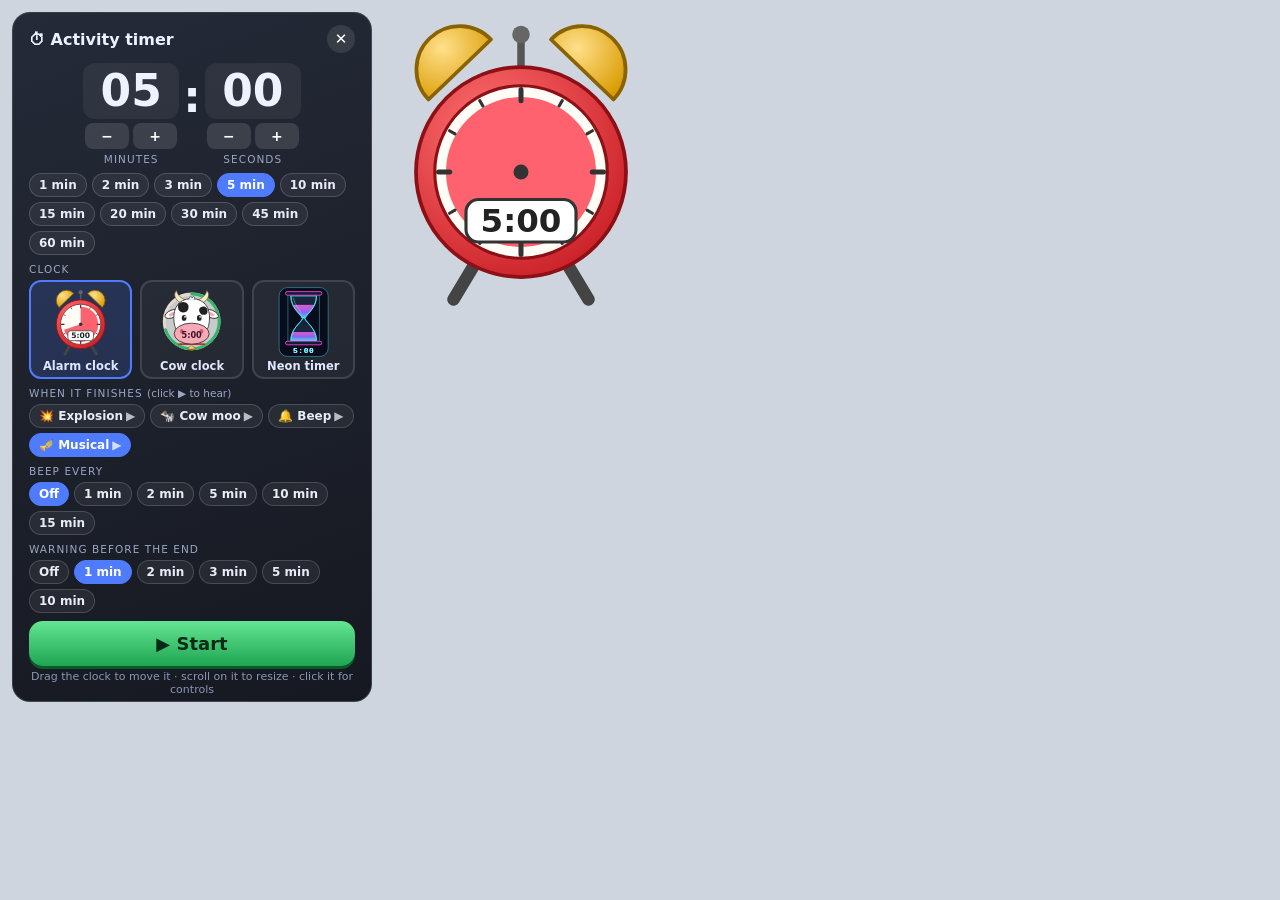
<file: public/classtools-web/timer.html>
<!DOCTYPE html>
<html lang="en-GB">
<head>
<meta charset="utf-8">
<title>ClassTools Timer</title>
<style>
*{box-sizing:border-box}
html,body{margin:0;height:100%;overflow:hidden;background:transparent;font-family:"Segoe UI",system-ui,sans-serif;user-select:none;-webkit-user-select:none}
body.web{background:#cfd5de;overflow:auto}
button{font-family:inherit}
/* ---------- setup panel ---------- */
#setup{position:absolute;inset:0;display:none;flex-direction:column;gap:8px;padding:12px 16px 14px;border-radius:18px;
  background:linear-gradient(160deg,rgba(30,36,50,.97),rgba(15,18,26,.97));color:#eef2ff;border:1px solid rgba(255,255,255,.14)}
body[data-mode=setup] #setup,body.web #setup{display:flex}
body.web #setup{position:relative;inset:auto;width:360px;height:690px;margin:12px;float:left}
.hd{display:flex;align-items:center;justify-content:space-between;font-weight:800;font-size:16px;cursor:move;padding-bottom:2px}
.hd .x{width:28px;height:28px;border-radius:50%;border:0;background:rgba(255,255,255,.1);color:#fff;font-size:15px;cursor:pointer}
.time{display:flex;justify-content:center;align-items:flex-start;gap:4px}
.unit{display:flex;flex-direction:column;align-items:center;gap:4px}
.num{font-size:44px;font-weight:800;font-variant-numeric:tabular-nums;width:96px;text-align:center;line-height:1;background:rgba(255,255,255,.06);border-radius:12px;padding:6px 0}
.ul{font-size:10.5px;color:#9aa6c4;text-transform:uppercase;letter-spacing:.1em}
.step{display:flex;gap:4px}
.step button{width:44px;height:26px;border-radius:8px;border:0;background:rgba(255,255,255,.12);color:#fff;font-weight:800;font-size:14px;cursor:pointer}
.step button:hover{background:rgba(255,255,255,.22)}
.colon{font-size:44px;font-weight:800;padding-top:8px}
.lab{font-size:10.5px;text-transform:uppercase;letter-spacing:.1em;color:#9aa6c4;margin-bottom:5px}
.chips{display:flex;flex-wrap:wrap;gap:5px}
.chip{border:1px solid rgba(255,255,255,.16);background:rgba(255,255,255,.06);color:#e8ecf8;border-radius:999px;padding:4px 9px;font-weight:700;font-size:12px;cursor:pointer}
.chip:hover{background:rgba(255,255,255,.14)}
.chip.on{background:#4f7cff;border-color:#4f7cff;color:#fff}
.chip .pv{opacity:.75;margin-left:3px}
.styles{display:flex;gap:8px}
.style{flex:1;border:2px solid rgba(255,255,255,.12);border-radius:12px;background:rgba(255,255,255,.04);padding:5px 2px 4px;cursor:pointer;color:#dfe6ff;font-size:11.5px;font-weight:700;text-align:center}
.style.on{border-color:#4f7cff;background:rgba(79,124,255,.18)}
.style svg{width:100%;height:70px;display:block;margin-bottom:2px}
.start{margin-top:auto;border:0;border-radius:14px;padding:12px;font-weight:800;font-size:18px;background:linear-gradient(#64e594,#1fa653);color:#062b14;cursor:pointer;box-shadow:0 3px 0 #0b5a2a}
.start:active{transform:translateY(2px);box-shadow:0 1px 0 #0b5a2a}
/* ---------- clock ---------- */
#clockView{position:absolute;inset:0;display:none}
body[data-mode=clock] #clockView{display:block}
body.web #clockView{display:block;position:relative;float:left;width:250px;height:300px;margin:12px}
#clock{position:absolute;left:50%;top:50%;transform:translate(-50%,-50%);width:var(--cw,100%);height:var(--ch,100%);cursor:pointer;touch-action:none}
#face{width:100%;height:100%}
#face svg{width:100%;height:100%;display:block;overflow:visible}
#ctrls{position:absolute;left:50%;bottom:3%;transform:translateX(-50%);display:none;gap:5px;background:rgba(15,18,26,.88);padding:5px;border-radius:999px;box-shadow:0 2px 8px #0006;z-index:3}
#clock.showctrl #ctrls{display:flex}
#ctrls button{width:32px;height:32px;border-radius:50%;border:0;background:#fff;color:#111;font-weight:800;font-size:13px;cursor:pointer;display:flex;align-items:center;justify-content:center;padding:0}
#ctrls button:hover{background:#ffe066}
@media (max-width:239px){
  #ctrls{display:none;grid-template-columns:repeat(3,auto);gap:4px;border-radius:16px;bottom:2%}
  #clock.showctrl #ctrls{display:grid}
  #ctrls button{width:clamp(22px,14vw,30px);height:clamp(22px,14vw,30px);font-size:clamp(10px,6vw,13px)}
}
#fx{position:absolute;inset:0;width:100%;height:100%;pointer-events:none;z-index:4}
#bubble{position:absolute;left:50%;top:8%;transform:translateX(-50%) scale(0);background:#fff;color:#222;font-weight:900;font-size:34px;padding:8px 18px;border-radius:24px;border:4px solid #222;white-space:nowrap;z-index:5;pointer-events:none}
#bubble:after{content:'';position:absolute;left:46%;bottom:-18px;border:10px solid transparent;border-top:14px solid #222}
#bubble.pop{animation:pop .5s cubic-bezier(.2,1.6,.4,1) forwards}
@keyframes pop{to{transform:translateX(-50%) scale(1)}}
/* animations */
.ring #face{animation:shake .11s linear infinite}
@keyframes shake{0%{transform:rotate(-5deg)}50%{transform:rotate(5deg)}100%{transform:rotate(-5deg)}}
.bob #face{animation:bob .35s ease-in-out infinite alternate}
@keyframes bob{from{transform:translateY(0) rotate(-3deg)}to{transform:translateY(-6%) rotate(3deg)}}
.boom #face{animation:boomshake .06s linear infinite}
@keyframes boomshake{0%{transform:translate(-3%,2%)}25%{transform:translate(3%,-2%)}50%{transform:translate(-2%,-3%)}75%{transform:translate(2%,3%)}}
.done .tt{animation:bl 1s steps(1) infinite}
@keyframes bl{50%{opacity:.15}}
.warnflash #face{animation:wf .5s ease-in-out 6}
@keyframes wf{50%{filter:drop-shadow(0 0 12px #ffb400) brightness(1.25)}}
.eyes{transform-box:fill-box;transform-origin:center;animation:eb 4.5s infinite}
@keyframes eb{0%,93%,100%{transform:scaleY(1)}96%{transform:scaleY(.1)}}
.stream{stroke-dasharray:4 8;animation:fall .45s linear infinite}
@keyframes fall{to{stroke-dashoffset:-12}}
.bubbles circle{animation:rise 2.4s linear infinite}
@keyframes rise{from{transform:translateY(0);opacity:.9}to{transform:translateY(-60px);opacity:0}}
.paused .stream,.idle .stream,.done .stream{display:none}
.paused .tt{opacity:.55}
.hint{font-size:11px;color:#8b96b4;text-align:center;margin-top:-4px}
</style>
</head>
<body data-mode="setup">
<div id="setup">
  <div class="hd" id="setupHd"><span>⏱ Activity timer</span><button class="x" id="setupX" title="Close">✕</button></div>
  <div class="time">
    <div class="unit"><div class="num" id="mm">05</div><div class="step"><button data-d="-60">−</button><button data-d="60">+</button></div><div class="ul">minutes</div></div>
    <div class="colon">:</div>
    <div class="unit"><div class="num" id="ss">00</div><div class="step"><button data-d="-10">−</button><button data-d="10">+</button></div><div class="ul">seconds</div></div>
  </div>
  <div class="chips" id="presets"></div>
  <div><div class="lab">Clock</div><div class="styles" id="styles"></div></div>
  <div><div class="lab">When it finishes <span style="text-transform:none;letter-spacing:0">(click ▶ to hear)</span></div><div class="chips" id="sounds"></div></div>
  <div><div class="lab">Beep every</div><div class="chips" id="every"></div></div>
  <div><div class="lab">Warning before the end</div><div class="chips" id="warn"></div></div>
  <button class="start" id="startBtn">▶ Start</button>
  <button id="cancelRun" style="display:none;border:0;border-radius:12px;padding:9px;font-weight:800;font-size:14px;background:#ff6b6b;color:#fff;cursor:pointer">■ Cancel the running timer</button>
  <div class="hint">Drag the clock to move it · scroll on it to resize · click it for controls</div>
</div>

<div id="clockView">
  <div id="clock">
    <div id="face"></div>
    <div id="ctrls">
      <button id="cPP" title="Pause / resume">❚❚</button>
      <button id="cPlus" title="Add 1 minute">+1</button>
      <button id="cReset" title="Restart">⟲</button>
      <button id="cCfg" title="Timer settings">⚙</button>
      <button id="cStop" title="Cancel the timer" style="background:#ff6b6b;color:#fff">■</button>
      <button id="cHide" title="Hide (keeps running)">✕</button>
    </div>
  </div>
  <div id="bubble"></div>
  <canvas id="fx"></canvas>
</div>

<script>
"use strict";
const CC=window.cc||null;
if(!CC)document.body.classList.add('web');
const $=id=>document.getElementById(id);

/* ================= settings ================= */
const DEF={dur:300,style:'alarm',sound:'music',every:0,warn:1};
let CFG=Object.assign({},DEF);
try{Object.assign(CFG,JSON.parse(localStorage.getItem('cc-timer')||'{}'));}catch(e){}
const saveCfg=()=>{try{localStorage.setItem('cc-timer',JSON.stringify(CFG));}catch(e){}};

/* ================= sound (synthesised, no files) ================= */
let AC=null,MASTER=null;
function ac(){
  if(!AC){AC=new (window.AudioContext||window.webkitAudioContext)();const comp=AC.createDynamicsCompressor();MASTER=AC.createGain();MASTER.gain.value=.9;MASTER.connect(comp).connect(AC.destination);}
  if(AC.state==='suspended')AC.resume();return AC;
}
function tone(f,t,d,o={}){
  const a=ac(),T=a.currentTime+t,osc=a.createOscillator(),g=a.createGain();
  osc.type=o.type||'square';osc.frequency.setValueAtTime(f,T);if(o.f2)osc.frequency.exponentialRampToValueAtTime(o.f2,T+d);
  const v=o.vol??.25,at=o.attack??.006,rl=Math.min(o.release??.05,d/2);
  g.gain.setValueAtTime(0,T);g.gain.linearRampToValueAtTime(v,T+at);g.gain.setValueAtTime(v,T+d-rl);g.gain.linearRampToValueAtTime(0,T+d);
  osc.connect(g).connect(MASTER);osc.start(T);osc.stop(T+d+.03);
}
function noise(dur){const a=ac(),b=a.createBuffer(1,Math.ceil(a.sampleRate*dur),a.sampleRate),d=b.getChannelData(0);for(let i=0;i<d.length;i++)d[i]=Math.random()*2-1;const s=a.createBufferSource();s.buffer=b;return s;}
function hit(t,dur,type,freq,vol){const a=ac(),T=a.currentTime+t,s=noise(dur),f=a.createBiquadFilter(),g=a.createGain();f.type=type;f.frequency.value=freq;g.gain.setValueAtTime(vol,T);g.gain.exponentialRampToValueAtTime(.001,T+dur);s.connect(f).connect(g).connect(MASTER);s.start(T);}
const SOUND={
  beep(){for(let i=0;i<4;i++){tone(988,i*.55,.15);tone(988,i*.55+.2,.15);}},
  interval(){tone(1318.5,0,.09,{type:'sine',vol:.35});tone(1318.5,.13,.09,{type:'sine',vol:.35});},
  warning(){[[784,0],[1046.5,.2],[784,.7],[1046.5,.9]].forEach(([f,t])=>tone(f,t,.24,{type:'triangle',vol:.4}));},
  explosion(){
    const a=ac(),t=a.currentTime,n=noise(3.2),lp=a.createBiquadFilter(),g=a.createGain();
    lp.type='lowpass';lp.frequency.setValueAtTime(6000,t);lp.frequency.exponentialRampToValueAtTime(120,t+2.8);
    g.gain.setValueAtTime(.0001,t);g.gain.exponentialRampToValueAtTime(1.2,t+.015);g.gain.exponentialRampToValueAtTime(.35,t+.45);g.gain.exponentialRampToValueAtTime(.001,t+3.1);
    n.connect(lp).connect(g).connect(MASTER);n.start(t);
    tone(110,0,1.4,{type:'sine',vol:1,f2:28,attack:.004,release:1});
    tone(55,0,1.8,{type:'triangle',vol:.6,f2:20,attack:.004,release:1.2});
    for(let i=0;i<18;i++)hit(.12+Math.random()*1.6,.05+Math.random()*.06,'highpass',1200+Math.random()*2500,.15+Math.random()*.35);
  },
  moo(){
    const a=ac(),t=a.currentTime+.05,D=2.0,o=a.createOscillator(),o2=a.createOscillator();o.type='sawtooth';o2.type='sawtooth';
    const pitch=[[0,112],[.35,148],[1.25,138],[D,96]];
    for(const osc of [o,o2]){osc.frequency.setValueAtTime(pitch[0][1],t);for(const [tt,f] of pitch.slice(1))osc.frequency.linearRampToValueAtTime(f*(osc===o2?1.006:1),t+tt);}
    const lfo=a.createOscillator(),lg=a.createGain();lfo.frequency.value=5.2;lg.gain.value=2.5;lfo.connect(lg);lg.connect(o.frequency);lg.connect(o2.frequency);
    const lp=a.createBiquadFilter();lp.type='lowpass';lp.Q.value=6;lp.frequency.setValueAtTime(220,t);lp.frequency.linearRampToValueAtTime(950,t+.45);lp.frequency.linearRampToValueAtTime(760,t+1.3);lp.frequency.linearRampToValueAtTime(260,t+D);
    const pk=a.createBiquadFilter();pk.type='peaking';pk.frequency.value=600;pk.Q.value=2.5;pk.gain.value=9;
    const g=a.createGain();g.gain.setValueAtTime(0,t);g.gain.linearRampToValueAtTime(.55,t+.28);g.gain.setValueAtTime(.55,t+D-.45);g.gain.linearRampToValueAtTime(0,t+D);
    o.connect(lp);o2.connect(lp);lp.connect(pk).connect(g).connect(MASTER);
    [o,o2,lfo].forEach(x=>{x.start(t);x.stop(t+D+.05);});
    const br=noise(D),bf=a.createBiquadFilter(),bg=a.createGain();bf.type='bandpass';bf.frequency.value=900;bf.Q.value=.8;
    bg.gain.setValueAtTime(0,t);bg.gain.linearRampToValueAtTime(.05,t+.3);bg.gain.linearRampToValueAtTime(0,t+D);br.connect(bf).connect(bg).connect(MASTER);br.start(t);
  },
  music(){
    const N={G4:392,C5:523.25,E5:659.25,G5:783.99,A5:880,B5:987.77,C6:1046.5,D5:587.33,F5:698.46};
    const seq=[['G4',0,.12],['C5',.13,.12],['E5',.26,.12],['G5',.39,.34],['E5',.76,.12],['G5',.89,.62],['A5',1.56,.11],['B5',1.68,.11],['C6',1.8,1.5]];
    seq.forEach(([n,t,d])=>{tone(N[n],t,d,{type:'square',vol:.1});tone(N[n]*1.004,t,d,{type:'triangle',vol:.2});});
    [N.C5,N.E5,N.G5].forEach(f=>tone(f,1.8,1.5,{type:'triangle',vol:.12,release:.6}));
    tone(130.81,1.8,1.5,{type:'sawtooth',vol:.08,release:.6});
    [0,.39,.89,1.56,1.8].forEach(t=>{hit(t,.25,'lowpass',180,.9);hit(t,.12,'highpass',5000,.25);});
    [2.1,2.35,2.6].forEach(t=>hit(t,.3,'highpass',7000,.12));
  }
};

/* ================= clock faces (SVG) ================= */
function wedge(cx,cy,r,frac){
  if(frac>=.9999)return `M${cx} ${cy-r}A${r} ${r} 0 1 1 ${cx-.01} ${cy-r}Z`;
  if(frac<=0)return '';
  const a=frac*2*Math.PI,x=cx+r*Math.sin(a),y=cy-r*Math.cos(a);
  return `M${cx} ${cy}L${cx} ${cy-r}A${r} ${r} 0 ${frac>.5?1:0} 1 ${x.toFixed(2)} ${y.toFixed(2)}Z`;
}
const FACES={
  alarm(p){
    let ticks='';for(let i=0;i<60;i+=5){const a=i/60*2*Math.PI,r1=i%15?61:57,r2=66;ticks+=`<line x1="${100+r1*Math.sin(a)}" y1="${128-r1*Math.cos(a)}" x2="${100+r2*Math.sin(a)}" y2="${128-r2*Math.cos(a)}" stroke="#333" stroke-width="${i%15?2.5:4}" stroke-linecap="round"/>`;}
    return `<svg viewBox="0 0 200 240"><defs>
<radialGradient id="${p}ab" cx=".35" cy=".3" r=".8"><stop offset="0" stop-color="#ff7070"/><stop offset="1" stop-color="#c81d25"/></radialGradient>
<radialGradient id="${p}bb" cx=".35" cy=".3" r=".8"><stop offset="0" stop-color="#ffe08a"/><stop offset="1" stop-color="#d99a00"/></radialGradient></defs>
<g class="bells"><line x1="100" y1="44" x2="100" y2="22" stroke="#555" stroke-width="6" stroke-linecap="round"/><circle cx="100" cy="18" r="7" fill="#666"/>
<path d="M26 70A34 34 0 0 1 76 22Z" fill="url(#${p}bb)" stroke="#8a6200" stroke-width="3" stroke-linejoin="round"/>
<path d="M174 70A34 34 0 0 0 124 22Z" fill="url(#${p}bb)" stroke="#8a6200" stroke-width="3" stroke-linejoin="round"/></g>
<path d="M64 200L46 230M136 200L154 230" stroke="#444" stroke-width="10" stroke-linecap="round"/>
<circle cx="100" cy="128" r="84" fill="url(#${p}ab)" stroke="#8c1016" stroke-width="3"/>
<ellipse cx="72" cy="78" rx="20" ry="10" fill="#fff" opacity=".25" transform="rotate(-30 72 78)"/>
<circle cx="100" cy="128" r="69" fill="#fffdf6" stroke="#8c1016" stroke-width="2.5"/>
<path id="${p}w" fill="#ff4757" opacity=".85"/>${ticks}
<circle cx="100" cy="128" r="6" fill="#333"/>
<rect x="56" y="150" width="88" height="34" rx="10" fill="#fff" stroke="#333" stroke-width="2.5"/>
<text id="${p}t" class="tt" x="100" y="176" text-anchor="middle" font-size="26" font-weight="800" fill="#222" font-family="Segoe UI,system-ui,sans-serif">5:00</text></svg>`;
  },
  cow(p){
    return `<svg viewBox="0 0 200 240"><defs><radialGradient id="${p}gb" cx=".35" cy=".3" r=".8"><stop offset="0" stop-color="#ffe9a0"/><stop offset="1" stop-color="#d4a017"/></radialGradient></defs>
<circle cx="100" cy="118" r="94" fill="rgba(255,255,255,.75)" stroke="#e3dccd" stroke-width="10"/>
<circle id="${p}r" cx="100" cy="118" r="94" fill="none" stroke="#35b56c" stroke-width="10" stroke-linecap="round" transform="rotate(-90 100 118)" stroke-dasharray="590.6 590.6"/>
<path d="M62 54C42 44 36 24 48 12C52 30 64 38 78 44Z" fill="#f6e9c6" stroke="#6b5a3a" stroke-width="2.5" stroke-linejoin="round"/>
<path d="M138 54C158 44 164 24 152 12C148 30 136 38 122 44Z" fill="#f6e9c6" stroke="#6b5a3a" stroke-width="2.5" stroke-linejoin="round"/>
<ellipse cx="34" cy="92" rx="27" ry="13" transform="rotate(-22 34 92)" fill="#fff" stroke="#333" stroke-width="3"/>
<ellipse cx="36" cy="92" rx="15" ry="6" transform="rotate(-22 36 92)" fill="#f7a9b8"/>
<ellipse cx="166" cy="92" rx="27" ry="13" transform="rotate(22 166 92)" fill="#fff" stroke="#333" stroke-width="3"/>
<ellipse cx="164" cy="92" rx="15" ry="6" transform="rotate(22 164 92)" fill="#f7a9b8"/>
<path d="M100 40C150 40 166 80 160 122C156 150 148 162 100 162C52 162 44 150 40 122C34 80 50 40 100 40Z" fill="#fff" stroke="#333" stroke-width="3"/>
<path d="M60 54C78 46 94 58 88 76C82 92 60 90 55 77C51 66 52 58 60 54Z" fill="#222"/>
<path d="M130 70C142 61 158 70 154 87C150 99 133 97 129 89C125 81 123 75 130 70Z" fill="#222"/>
<path d="M90 42C92 32 100 30 102 38C104 30 112 32 110 42" fill="#fff" stroke="#333" stroke-width="2.5"/>
<g class="eyes"><ellipse cx="74" cy="106" rx="8" ry="10" fill="#222"/><ellipse cx="126" cy="106" rx="8" ry="10" fill="#222"/><circle cx="77" cy="102" r="3" fill="#fff"/><circle cx="129" cy="102" r="3" fill="#fff"/></g>
<line x1="56" y1="196" x2="144" y2="196" stroke="#b33" stroke-width="6" stroke-linecap="round"/>
<g class="cbell"><path d="M88 214C88 198 112 198 112 214Z" fill="url(#${p}gb)" stroke="#8a6200" stroke-width="2"/><circle cx="100" cy="216" r="3.5" fill="#8a6200"/></g>
<ellipse cx="100" cy="160" rx="60" ry="36" fill="#f7a9b8" stroke="#333" stroke-width="3"/>
<ellipse cx="66" cy="152" rx="6" ry="8" fill="#c45d74"/><ellipse cx="134" cy="152" rx="6" ry="8" fill="#c45d74"/>
<text id="${p}t" class="tt" x="100" y="176" text-anchor="middle" font-size="28" font-weight="900" fill="#3a1520" font-family="Segoe UI,system-ui,sans-serif">5:00</text></svg>`;
  },
  sand(p){
    const G='M56 30H144C144 74 108 94 104 108C108 122 144 142 144 184H56C56 142 92 122 96 108C92 94 56 74 56 30Z';
    return `<svg viewBox="0 0 200 240"><defs>
<linearGradient id="${p}oil" x1="0" y1="0" x2="0" y2="1"><stop offset="0" stop-color="#ff4fd8"/><stop offset=".55" stop-color="#9b5cff"/><stop offset="1" stop-color="#3ef0ff"/></linearGradient>
<filter id="${p}gl" x="-50%" y="-50%" width="200%" height="200%"><feGaussianBlur stdDeviation="2.6" result="b"/><feMerge><feMergeNode in="b"/><feMergeNode in="SourceGraphic"/></feMerge></filter>
<clipPath id="${p}cl"><path d="${G}"/></clipPath></defs>
<rect x="16" y="2" width="168" height="236" rx="28" fill="rgba(7,10,26,.92)" stroke="#3ef0ff" stroke-opacity=".55" stroke-width="2.5"/>
<line x1="46" y1="28" x2="46" y2="186" stroke="#3ef0ff" stroke-opacity=".45" stroke-width="3"/><line x1="154" y1="28" x2="154" y2="186" stroke="#3ef0ff" stroke-opacity=".45" stroke-width="3"/>
<g clip-path="url(#${p}cl)">
 <rect id="${p}a" x="50" y="30" width="100" height="78" fill="url(#${p}oil)" opacity=".92"/>
 <rect id="${p}b" x="50" y="184" width="100" height="0" fill="url(#${p}oil)" opacity=".92"/>
 <g class="bubbles" fill="#fff" opacity=".7"><circle cx="86" cy="100" r="2"/><circle cx="112" cy="96" r="1.5" style="animation-delay:-.8s"/><circle cx="98" cy="104" r="1.2" style="animation-delay:-1.6s"/></g>
 <line id="${p}s" class="stream" x1="100" y1="106" x2="100" y2="184" stroke="#ffb3f5" stroke-width="3.5" stroke-linecap="round" filter="url(#${p}gl)"/>
</g>
<path d="${G}" fill="rgba(120,200,255,.07)" stroke="#3ef0ff" stroke-width="2.8" filter="url(#${p}gl)"/>
<path d="M64 38C70 60 84 76 92 90" stroke="#fff" stroke-opacity=".35" stroke-width="3" fill="none" stroke-linecap="round"/>
<rect x="38" y="16" width="124" height="12" rx="6" fill="#121a36" stroke="#ff4fd8" stroke-width="2.2" filter="url(#${p}gl)"/>
<rect x="38" y="186" width="124" height="12" rx="6" fill="#121a36" stroke="#ff4fd8" stroke-width="2.2" filter="url(#${p}gl)"/>
<text id="${p}t" class="tt" x="100" y="226" text-anchor="middle" font-size="27" font-weight="700" fill="#7ff6ff" filter="url(#${p}gl)" font-family="Consolas,'Courier New',monospace" letter-spacing="2">5:00</text></svg>`;
  }
};
function paintFace(p,style,frac,text){
  const q=id=>document.getElementById(p+id);
  if(style==='alarm'){q('w').setAttribute('d',wedge(100,128,60,frac));}
  else if(style==='cow'){const C=590.6;q('r').setAttribute('stroke-dasharray',`${(C*frac).toFixed(1)} ${C}`);q('r').style.display=frac<=0?'none':'';}
  else{const H=78,top=frac*H,bot=(1-frac)*(184-110);q('a').setAttribute('y',108-top);q('a').setAttribute('height',top);
    q('b').setAttribute('y',184-bot);q('b').setAttribute('height',bot);q('s').setAttribute('y2',184-bot);}
  if(text!=null)q('t').textContent=text;
}

/* ================= timer state ================= */
const T={dur:CFG.dur*1000,remain:CFG.dur*1000,endAt:0,state:'idle',warned:false,nextBeep:0};
const fmt=ms=>{const s=Math.ceil(ms/1000),h=Math.floor(s/3600),m=Math.floor(s%3600/60),x=s%60;return h?`${h}:${String(m).padStart(2,'0')}:${String(x).padStart(2,'0')}`:`${m}:${String(x).padStart(2,'0')}`;};
function start(){
  CFG.dur=Math.max(1,CFG.dur);saveCfg();try{ac();}catch(e){}
  T.dur=CFG.dur*1000;T.remain=T.dur;T.endAt=Date.now()+T.remain;T.state='running';
  T.warned=CFG.warn*60000>=T.dur;T.nextBeep=CFG.every?T.dur-CFG.every*60000:-1;
  buildFace();setMode('clock');tick();
}
function pauseResume(){
  if(T.state==='running'){T.remain=Math.max(0,T.endAt-Date.now());T.state='paused';}
  else if(T.state==='paused'||T.state==='idle'){if(T.state==='idle'){T.remain=T.dur;T.warned=CFG.warn*60000>=T.dur;T.nextBeep=CFG.every?T.dur-CFG.every*60000:-1;}T.endAt=Date.now()+T.remain;T.state='running';ac();}
  tick();
}
function addMinute(){
  if(T.state==='done'){T.remain=0;T.state='paused';stopFx();}
  T.remain=(T.state==='running'?T.endAt-Date.now():T.remain)+60000;T.endAt=Date.now()+T.remain;if(T.remain>T.dur)T.dur=T.remain;
  if(CFG.warn&&T.remain>CFG.warn*60000)T.warned=false;tick();
}
function resetTimer(){stopFx();T.dur=CFG.dur*1000;T.remain=T.dur;T.state='idle';T.warned=false;tick();}
function tick(){
  if(T.state==='running'){
    T.remain=Math.max(0,T.endAt-Date.now());
    if(T.nextBeep>0&&T.remain<=T.nextBeep&&T.remain>1500){try{SOUND.interval();}catch(e){}T.nextBeep-=CFG.every*60000;}
    if(CFG.warn&&!T.warned&&T.remain<=CFG.warn*60000&&T.remain>1000){T.warned=true;try{SOUND.warning();}catch(e){}flashWarn();}
    if(T.remain<=0){finish();return;}
  }
  render();
}
setInterval(tick,200);
function render(){
  const frac=T.dur?Math.max(0,Math.min(1,T.remain/T.dur)):0;
  const txt=T.state==='done'?"0:00":fmt(T.remain);
  paintFace('m',CFG.style,frac,txt);
  const c=$('clock');['running','paused','idle','done'].forEach(s=>c.classList.toggle(s,T.state===s));
  $('cPP').textContent=T.state==='running'?'❚❚':'▶';
  if(CC)CC.timerStatus({text:T.state==='idle'?'':(T.state==='done'?'0:00':fmt(T.remain)),state:T.state});
}
function buildFace(){$('face').innerHTML=FACES[CFG.style]('m');render();}

/* ================= finish effects ================= */
const fx=$('fx'),fxc=fx.getContext('2d');let fxAnim=null,fxEnd=0,parts=[];
function flashWarn(){const c=$('clock');c.classList.remove('warnflash');void c.offsetWidth;c.classList.add('warnflash');}
function stopFx(){cancelAnimationFrame(fxAnim);fxAnim=null;parts=[];fxc.clearRect(0,0,fx.width,fx.height);
  $('clock').classList.remove('ring','bob','boom');$('bubble').className='';$('bubble').textContent='';
  if(bursting){bursting=false;setTimeout(()=>{setBase(null);if(CC)CC.timerLayout('clock');},0);}}
let bursting=false;
function setBase(px){const c=$('clock');if(px){c.style.setProperty('--cw',px[0]+'px');c.style.setProperty('--ch',px[1]+'px');}else{c.style.removeProperty('--cw');c.style.removeProperty('--ch');}}
function finish(){
  T.state='done';T.remain=0;render();
  if(CC)CC.timerShow();
  setMode('clock');
  const kind=CFG.sound,c=$('clock');
  const scale={explosion:2.6,moo:1.8,music:1.9,beep:1}[kind];
  if(CC&&scale>1){setBase([innerWidth,innerHeight]);bursting=true;CC.timerLayout('burst:'+scale);}
  setTimeout(()=>{
    try{SOUND[kind]();}catch(e){console.warn('sound',e);}
    sizeFx();
    if(kind==='beep'){c.classList.add('ring');setTimeout(()=>c.classList.remove('ring'),2400);}
    if(kind==='explosion'){c.classList.add('boom');setTimeout(()=>{c.classList.remove('boom');c.classList.add('ring');setTimeout(()=>c.classList.remove('ring'),900);},700);explode();}
    if(kind==='moo'){c.classList.add('bob');const b=$('bubble');b.textContent='🐄 MOOOO!';b.className='pop';setTimeout(()=>c.classList.remove('bob'),2200);}
    if(kind==='music'){c.classList.add('bob');party();setTimeout(()=>c.classList.remove('bob'),2600);}
    setTimeout(()=>{if(T.state==='done'&&bursting){cancelAnimationFrame(fxAnim);fxc.clearRect(0,0,fx.width,fx.height);$('bubble').className='';bursting=false;setBase(null);if(CC)CC.timerLayout('clock');}},scale>1?3400:2600);
  },scale>1?120:0);
}
function sizeFx(){const d=devicePixelRatio||1;fx.width=innerWidth*d;fx.height=innerHeight*d;fxc.setTransform(d,0,0,d,0,0);}
function runFx(dur,step){fxEnd=performance.now()+dur;const loop=now=>{fxc.clearRect(0,0,innerWidth,innerHeight);step(now);if(now<fxEnd)fxAnim=requestAnimationFrame(loop);else fxc.clearRect(0,0,innerWidth,innerHeight);};fxAnim=requestAnimationFrame(loop);}
function explode(){
  const W=innerWidth,H=innerHeight,cx=W/2,cy=H/2,R=Math.min(W,H);parts=[];
  const cols=['#fff6c2','#ffd23f','#ff9f1c','#ff5714','#e01e1e','#7a1f10'];
  for(let i=0;i<220;i++){const a=Math.random()*Math.PI*2,s=(.15+Math.random())*R*.018;parts.push({x:cx,y:cy,vx:Math.cos(a)*s,vy:Math.sin(a)*s,r:2+Math.random()*R*.02,c:cols[Math.random()*cols.length|0],life:1,dec:.008+Math.random()*.014});}
  for(let i=0;i<26;i++){const a=Math.random()*Math.PI*2,s=Math.random()*R*.004;parts.push({smoke:1,x:cx,y:cy,vx:Math.cos(a)*s,vy:Math.sin(a)*s-.4,r:R*.05+Math.random()*R*.06,life:1,dec:.006});}
  const t0=performance.now();
  runFx(3200,now=>{
    const t=(now-t0)/1000;
    if(t<.35){fxc.fillStyle=`rgba(255,250,220,${.9*(1-t/.35)})`;fxc.beginPath();fxc.arc(cx,cy,R*(.15+t*1.6),0,7);fxc.fill();}
    for(const p of parts){p.x+=p.vx;p.y+=p.vy;if(!p.smoke){p.vy+=.06;p.vx*=.985;}p.life-=p.dec;if(p.life<=0)continue;
      fxc.globalAlpha=Math.max(0,p.life)*(p.smoke?.35:1);fxc.fillStyle=p.smoke?'#555':p.c;fxc.beginPath();fxc.arc(p.x,p.y,p.smoke?p.r*(1.6-p.life):p.r*p.life,0,7);fxc.fill();}
    fxc.globalAlpha=1;
    if(t>.05&&t<2.4){const s=Math.min(1,t*5)*(1+.05*Math.sin(t*30)),fs=R*.2*s;fxc.save();fxc.translate(cx,cy-R*.34);fxc.rotate(-.12);fxc.font=`900 ${fs}px Impact,"Arial Black",sans-serif`;fxc.textAlign='center';fxc.textBaseline='middle';
      fxc.lineWidth=fs*.14;fxc.strokeStyle='#b0180f';fxc.lineJoin='round';fxc.strokeText('BOOM!',0,0);fxc.fillStyle='#ffe14d';fxc.fillText('BOOM!',0,0);fxc.restore();}
  });
}
function party(){
  const W=innerWidth,H=innerHeight;parts=[];const notes='♪♫♬♩';const cols=['#ff4757','#ffa502','#2ed573','#1e90ff','#a55eea','#ff6bcb'];
  for(let i=0;i<26;i++)parts.push({n:notes[i%4],x:Math.random()*W,y:H+Math.random()*H*.5,vy:-(1.2+Math.random()*2),sw:Math.random()*6,c:cols[i%6],s:H*.06+Math.random()*H*.05});
  for(let i=0;i<120;i++)parts.push({cf:1,x:Math.random()*W,y:-Math.random()*H,vy:1+Math.random()*2.5,vx:(Math.random()-.5)*1.5,rot:Math.random()*6,vr:(Math.random()-.5)*.3,c:cols[i%6],w:4+Math.random()*5});
  runFx(3300,now=>{for(const p of parts){
    if(p.cf){p.x+=p.vx;p.y+=p.vy;p.rot+=p.vr;fxc.save();fxc.translate(p.x,p.y);fxc.rotate(p.rot);fxc.fillStyle=p.c;fxc.fillRect(-p.w/2,-p.w/4,p.w,p.w/2);fxc.restore();}
    else{p.y+=p.vy;const x=p.x+Math.sin(now/300+p.sw)*12;fxc.font=`700 ${p.s}px "Segoe UI Symbol",sans-serif`;fxc.fillStyle=p.c;fxc.fillText(p.n,x,p.y);}}});
}

/* ================= setup UI ================= */
function setMode(m){document.body.dataset.mode=m;const cr=document.getElementById('cancelRun');if(cr)cr.style.display=(m==='setup'&&T.state!=='idle')?'block':'none';if(m==='clock')buildFace();if(CC)CC.timerLayout(m);}
function showDur(){$('mm').textContent=String(Math.floor(CFG.dur/60)).padStart(2,'0');$('ss').textContent=String(CFG.dur%60).padStart(2,'0');
  document.querySelectorAll('#presets .chip').forEach(b=>b.classList.toggle('on',+b.dataset.v*60===CFG.dur));}
document.querySelectorAll('.step button').forEach(b=>b.onclick=()=>{CFG.dur=Math.max(0,Math.min(5999,CFG.dur+ +b.dataset.d));saveCfg();showDur();});
$('presets').innerHTML=[1,2,3,5,10,15,20,30,45,60].map(v=>`<button class="chip" data-v="${v}">${v} min</button>`).join('');
$('presets').onclick=e=>{const b=e.target.closest('.chip');if(!b)return;CFG.dur=+b.dataset.v*60;saveCfg();showDur();};
$('styles').innerHTML=[['alarm','Alarm clock'],['cow','Cow clock'],['sand','Neon timer']].map(([k,l])=>`<div class="style" data-k="${k}">${FACES[k]('pv'+k)}${l}</div>`).join('');
[['alarm',.7],['cow',.7],['sand',.6]].forEach(([k,f])=>paintFace('pv'+k,k,f,'5:00'));
function markChips(){
  document.querySelectorAll('#styles .style').forEach(b=>b.classList.toggle('on',b.dataset.k===CFG.style));
  document.querySelectorAll('#sounds .chip').forEach(b=>b.classList.toggle('on',b.dataset.k===CFG.sound));
  document.querySelectorAll('#every .chip').forEach(b=>b.classList.toggle('on',+b.dataset.v===CFG.every));
  document.querySelectorAll('#warn .chip').forEach(b=>b.classList.toggle('on',+b.dataset.v===CFG.warn));
}
$('styles').onclick=e=>{const b=e.target.closest('.style');if(!b)return;CFG.style=b.dataset.k;saveCfg();markChips();if(T.state!=='idle')buildFace();};
$('sounds').innerHTML=[['explosion','💥 Explosion'],['moo','🐄 Cow moo'],['beep','🔔 Beep'],['music','🎺 Musical']].map(([k,l])=>`<button class="chip" data-k="${k}">${l}<span class="pv" data-play="${k}">▶</span></button>`).join('');
$('sounds').onclick=e=>{const pv=e.target.closest('[data-play]');const b=e.target.closest('.chip');if(!b)return;if(pv){SOUND[pv.dataset.play]();}CFG.sound=b.dataset.k;saveCfg();markChips();};
$('every').innerHTML=[0,1,2,5,10,15].map(v=>`<button class="chip" data-v="${v}">${v?v+' min':'Off'}</button>`).join('');
$('every').onclick=e=>{const b=e.target.closest('.chip');if(!b)return;CFG.every=+b.dataset.v;saveCfg();markChips();if(CFG.every)SOUND.interval();};
$('warn').innerHTML=[0,1,2,3,5,10].map(v=>`<button class="chip" data-v="${v}">${v?v+' min':'Off'}</button>`).join('');
$('warn').onclick=e=>{const b=e.target.closest('.chip');if(!b)return;CFG.warn=+b.dataset.v;saveCfg();markChips();if(CFG.warn)SOUND.warning();};
$('startBtn').onclick=start;
$('cancelRun').onclick=()=>cancelTimer();
$('setupX').onclick=()=>{if(T.state!=='idle')setMode('clock');else if(CC)CC.timerHide();};
showDur();markChips();buildFace();

/* ================= clock interaction ================= */
let drag=null,ctrlT=0;
function showCtrls(on){$('clock').classList.toggle('showctrl',on);clearTimeout(ctrlT);if(on)ctrlT=setTimeout(()=>$('clock').classList.remove('showctrl'),6000);}
$('clock').addEventListener('pointerdown',e=>{
  if(e.button!==0||e.target.closest('#ctrls'))return;
  drag={sx:e.screenX,sy:e.screenY,wx:window.screenX,wy:window.screenY,moved:false};$('clock').setPointerCapture(e.pointerId);
});
$('clock').addEventListener('pointermove',e=>{if(!drag)return;const dx=e.screenX-drag.sx,dy=e.screenY-drag.sy;if(Math.abs(dx)+Math.abs(dy)>4)drag.moved=true;if(drag.moved&&CC&&!bursting)CC.move(drag.wx+dx,drag.wy+dy);});
$('clock').addEventListener('pointerup',e=>{if(!drag)return;const d=drag;drag=null;if(d.moved)return;
  if(T.state==='done'){resetTimer();showCtrls(true);return;}
  showCtrls(!$('clock').classList.contains('showctrl'));});
$('clock').addEventListener('wheel',e=>{e.preventDefault();if(CC&&!bursting)CC.timerResize(e.deltaY);},{passive:false});
const stop=e=>e.stopPropagation();
$('ctrls').addEventListener('pointerdown',stop);
$('cPP').onclick=()=>{pauseResume();showCtrls(true);};
$('cPlus').onclick=()=>{addMinute();showCtrls(true);};
$('cReset').onclick=()=>{resetTimer();showCtrls(true);};
$('cCfg').onclick=()=>{showCtrls(false);setMode('setup');};
function cancelTimer(){resetTimer();showCtrls(false);setMode('setup');if(CC)CC.timerHide();}
$('cStop').onclick=()=>cancelTimer();
$('cHide').onclick=()=>{showCtrls(false);if(CC)CC.timerHide();};
/* drag the setup panel by its header */
$('setupHd').addEventListener('pointerdown',e=>{if(e.target.closest('button'))return;drag={sx:e.screenX,sy:e.screenY,wx:window.screenX,wy:window.screenY,moved:false,panel:1};$('setupHd').setPointerCapture(e.pointerId);});
$('setupHd').addEventListener('pointermove',e=>{if(!drag)return;if(CC)CC.move(drag.wx+e.screenX-drag.sx,drag.wy+e.screenY-drag.sy);});
$('setupHd').addEventListener('pointerup',()=>{drag=null;});
document.addEventListener('keydown',e=>{if(e.key===' '&&document.body.dataset.mode==='clock'){e.preventDefault();pauseResume();}if(e.key==='Enter'&&document.body.dataset.mode==='setup')start();});

/* ================= desktop bridge ================= */
let blurSwitch=0;
if(CC){
  window.addEventListener('blur',()=>{showCtrls(false);
    if(document.body.dataset.mode==='setup'){if(T.state!=='idle'){blurSwitch=Date.now();setMode('clock');}else CC.timerHide();}});
  CC.on('timer-open',()=>{setMode(T.state==='idle'?'setup':'clock');});
  CC.on('timer-cancel',()=>cancelTimer());
  CC.on('timer-dock',()=>{if(Date.now()-blurSwitch<500)return;
    if(document.body.dataset.mode==='clock')setMode('setup');else if(T.state!=='idle')setMode('clock');else CC.timerHide();});
}
window.__timer={T,CFG,start,finish,SOUND,setMode};
</script>
</body>
</html>
</file>
<file: public/classtools-web/shapes/style.css>
*{box-sizing:border-box}
[hidden]{display:none !important}
html,body{height:100%}
body{margin:0;font-family:system-ui,-apple-system,"Segoe UI",Roboto,sans-serif;background:#f4f6fb;color:#1f2937;height:100vh;display:flex;flex-direction:column;overflow:hidden}
#topbar{display:flex;align-items:center;justify-content:space-between;gap:12px;padding:8px 14px;background:#fff;border-bottom:1px solid #e5e7eb;flex-shrink:0}
.brand{font-weight:700;font-size:17px}
.seg{display:flex;border:2px solid #2563eb;border-radius:10px;overflow:hidden}
.seg button{border:none;border-radius:0;min-height:44px;padding:8px 18px;background:#fff;color:#1e3a8a}
.seg button.on{background:#2563eb;color:#fff;font-weight:600}
.views{flex:1;display:flex;min-height:0}
.view{flex:1;display:flex;min-width:0;min-height:0;position:relative}
/* No side panel: the buttons float down the left over the drawing, which runs the full width
   underneath them. Only the buttons themselves catch the pointer, so the shape can be drawn and
   dragged through the empty space around them. */
#side,#side2{position:absolute;left:0;top:0;bottom:0;z-index:6;width:252px;background:transparent;border-right:none;
  padding:16px 14px;overflow-y:auto;overflow-x:hidden;display:flex;flex-direction:column;gap:10px;pointer-events:none}
#side button,#side2 button,#side label,#side2 label,#side input,#side2 input{pointer-events:auto}
#side > .group, #side2 > div{display:flex;flex-direction:column;gap:8px}
#modes button{width:100%}
/* Room between New shape and everything under it. */
.spaced{margin-bottom:16px !important}
#stage,#stage2{flex:1;position:relative;min-width:0;min-height:300px}
canvas{display:block;width:100%;height:100%;touch-action:none;cursor:grab}
canvas:active{cursor:grabbing}
h2{font-size:13px;text-transform:uppercase;letter-spacing:.06em;color:#6b7280;margin:18px 0 8px}
h2:first-child{margin-top:0}
.btns{display:grid;grid-template-columns:1fr 1fr;gap:8px}
.btns.three{grid-template-columns:1fr 1fr 1fr}
/* The 2D / 3D pair: "2D" needs little room, "3D: Pyramid" needs the rest. */
.btns.bar{grid-template-columns:78px 1fr}
.btns.bar button{padding-left:10px;padding-right:10px}
button{font:inherit;font-size:16px;padding:12px 14px;border:none;background:#e3e7ee;border-radius:12px;cursor:pointer;min-height:48px;color:#263044;font-weight:500;
  box-shadow:inset 0 -2px 0 rgba(15,23,42,.07);transition:background .12s,box-shadow .12s,transform .06s}
button:hover:not(:disabled){background:#d7dce6}
button:active:not(:disabled){transform:translateY(1px);box-shadow:inset 0 1px 2px rgba(15,23,42,.14)}
button:disabled{opacity:.42;cursor:default}
button.on{background:#2563eb;color:#fff;font-weight:600;box-shadow:inset 0 -2px 0 rgba(15,23,42,.18)}
button.on:hover:not(:disabled){background:#1d4ed8}
button.full{width:100%;margin-top:0}
.row{display:flex;align-items:center;justify-content:space-between;margin:8px 0;font-size:15px}
.step{display:flex;gap:6px;align-items:center}
.step button{min-height:44px;width:44px;padding:0;font-size:22px}
.step b{min-width:34px;text-align:center;font-size:18px}
label.check{display:flex;align-items:center;gap:10px;font-size:16px;padding:10px 0;min-height:44px}
label.check input{width:22px;height:22px}
.wheel{display:block;font-size:15px;margin:10px 0 4px}
.wheel input{display:block;width:100%;height:36px;margin-top:4px;accent-color:#2563eb;cursor:pointer}
.wheel span{float:right;color:#6b7280}
.info{background:#f9fafb;border:1px solid #e5e7eb;border-radius:10px;padding:12px;font-size:15px;line-height:1.55}
.info b{font-size:17px}
.note{font-size:13px;color:#6b7280;margin-top:6px}
.hint{font-size:13px;color:#6b7280;margin-top:14px;line-height:1.5}
#labels,#labels2{position:absolute;inset:0;pointer-events:none;overflow:hidden}
.dim{position:absolute;transform:translate(-50%,-50%);background:rgba(255,255,255,.93);border:1px solid #1d4ed8;color:#1d4ed8;border-radius:6px;padding:2px 7px;font-size:14px;font-weight:600;white-space:nowrap}
.netlab{position:absolute;transform:translate(-50%,-50%);background:rgba(255,255,255,.9);border:1px solid #334155;color:#1e293b;border-radius:6px;padding:2px 6px;font-size:13px;white-space:nowrap}
.lab{position:absolute;transform:translate(-50%,-50%);background:rgba(255,255,255,.93);border:1px solid #c2410c;color:#9a3412;border-radius:6px;padding:2px 7px;font-size:14px;font-weight:600;white-space:nowrap;pointer-events:none}
#densTop{position:absolute;top:12px;right:12px;text-align:right;z-index:2}
#densTop button{min-height:44px;font-size:15px;background:rgba(255,255,255,.95)}
#densPanel{display:none;margin-top:8px;background:rgba(255,255,255,.97);border:1px solid #e5e7eb;border-radius:10px;padding:12px;text-align:left;min-width:240px;font-size:15px;line-height:1.6;box-shadow:0 2px 10px rgba(0,0,0,.08)}
#densPanel .tick{display:flex;align-items:center;gap:8px;font-size:15px;min-height:36px}
#densPanel .tick input{width:20px;height:20px}
#densVals{margin-top:8px;border-top:1px solid #e5e7eb;padding-top:8px}
.overlayBtn{position:absolute;right:12px;bottom:12px;z-index:3;min-height:44px;background:rgba(255,255,255,.95);box-shadow:0 2px 8px rgba(0,0,0,.1)}
.qcard{margin-top:10px}
#qText{font-size:16px;line-height:1.5;margin-bottom:10px}
.qinput{width:110px;font-size:17px;padding:8px;border:2px solid #e5e7eb;border-radius:8px}
#qFeedback{margin-top:10px;font-size:15px;line-height:1.5}
#qFeedback b{color:#1e3a8a}
.hWheel,.vWheel{position:relative;border:2px solid #2563eb;border-radius:12px;overflow:hidden;touch-action:none;user-select:none;cursor:ew-resize;background-color:#e2e8f0}
.hWheel{height:44px;background-image:repeating-linear-gradient(90deg,#94a3b8 0 2px,transparent 2px 14px)}
.vWheel{width:64px;height:120px;flex-shrink:0;cursor:ns-resize;background-image:repeating-linear-gradient(0deg,#94a3b8 0 2px,transparent 2px 14px)}
.hWheel::after,.vWheel::after{content:"";position:absolute;background:#c2410c;pointer-events:none}
.hWheel::after{left:50%;top:0;bottom:0;width:3px;margin-left:-1.5px}
.vWheel::after{top:50%;left:0;right:0;height:3px;margin-top:-1.5px}
.wlab{display:flex;justify-content:space-between;font-size:15px;margin:6px 0 4px}
.wlab b{color:#1e3a8a}
.rotRow{display:flex;align-items:center;gap:12px;margin-top:12px}
.rotTxt{font-size:15px;line-height:1.5}
.rotTxt b{font-size:17px;color:#1e3a8a}
.rotTxt .note{margin-top:4px}
details.grp{border-bottom:1px solid #eef0f4;padding-bottom:6px;margin-bottom:4px}
details.grp > summary{list-style:none;cursor:pointer;display:flex;justify-content:space-between;align-items:center;min-height:40px;font-size:13px;text-transform:uppercase;letter-spacing:.06em;color:#4b5563;font-weight:600;margin-top:6px}
details.grp > summary::-webkit-details-marker{display:none}
details.grp > summary::after{content:"▾";font-size:16px;color:#9ca3af;transition:transform .15s}
details.grp:not([open]) > summary::after{transform:rotate(-90deg)}
details.grp > *:not(summary){margin-top:8px}
#handles2{position:absolute;inset:0;pointer-events:none;overflow:hidden}
.hdl{position:absolute;width:18px;height:18px;margin:-9px 0 0 -9px;background:#fff;border:3px solid #c2410c;border-radius:50%;pointer-events:none;box-shadow:0 1px 4px rgba(0,0,0,.2);opacity:0;transition:opacity .15s}
.hdl.show{opacity:1}
@media (max-width:700px){
  .views{flex-direction:column}
  .view{flex-direction:column}
  /* Narrow screens stack instead, so the buttons go back to taking their own room. */
  #side,#side2{position:static;width:auto;max-height:45vh;border-right:none;border-bottom:none}
  #stage,#stage2{min-height:280px}
}

/* Add shape popup */
.pop{position:fixed;inset:0;background:rgba(15,23,42,.35);display:flex;align-items:center;justify-content:center;z-index:50}
.pop[hidden]{display:none}
.popCard{background:#fff;border-radius:12px;padding:14px;width:min(92vw,360px);box-shadow:0 10px 30px rgba(0,0,0,.25)}
.popHead{display:flex;align-items:center;justify-content:space-between;margin-bottom:10px}

/* Handles that show for a moment when a shape loads, then fade */
.vtx{position:absolute;width:18px;height:18px;margin:-9px 0 0 -9px;background:rgba(255,255,255,.95);border:3px solid #1d4ed8;border-radius:50%;pointer-events:none;box-shadow:0 1px 4px rgba(0,0,0,.2);opacity:1;transition:opacity .6s}
.vtx.fade{opacity:0}

/* ---- Simplified menus (flow, measurement windows, rotation arrows) ---- */
[hidden]{display:none !important}
.tools{display:flex;gap:6px;flex-wrap:wrap;margin-bottom:8px}
.tool{font-size:14px;padding:8px 10px;border-radius:8px;border:1px solid #cbd5e1}
.tool.on{background:#2563eb;color:#fff;border-color:#2563eb}
.tool.off{color:#94a3b8}
.msg{position:absolute;top:12px;left:50%;transform:translateX(-50%);background:rgba(255,255,255,.95);border:1px solid #e5e7eb;border-radius:10px;padding:8px 14px;font-size:16px;z-index:2;white-space:nowrap;box-shadow:0 2px 8px rgba(0,0,0,.08)}
.mwin{position:absolute;top:12px;left:12px;z-index:3;background:rgba(255,255,255,.97);border:1px solid #e5e7eb;border-radius:12px;padding:10px 12px;min-width:220px;max-width:280px;font-size:15px;box-shadow:0 2px 10px rgba(0,0,0,.08)}
.mhead{display:flex;align-items:center;gap:8px;margin-bottom:6px}
.mhead b{flex:1}
.mbtn{min-height:36px;padding:4px 10px;font-size:14px}
.mrow{display:flex;align-items:center;gap:8px;margin:4px 0}
.mrow b{margin-left:auto}
.ticks{display:flex;flex-wrap:wrap;gap:10px;margin-bottom:6px}
.ico{display:inline-flex;width:24px;height:24px;color:#1d4ed8}
.ico svg{width:24px;height:24px}
.link{background:none;border:none;color:#1d4ed8;text-decoration:underline;padding:6px 0;min-height:36px;font-size:15px;cursor:pointer}
#bottomLeft{position:absolute;left:12px;bottom:12px;z-index:3;display:flex;align-items:center;gap:14px}
#rotArrows{display:grid;grid-template-columns:repeat(3,44px);grid-template-rows:repeat(2,44px);gap:4px}
#zoomBtns{display:flex;flex-direction:column;gap:4px}
#zoomBtns button{width:44px;min-height:44px;padding:0;font-size:22px;line-height:1;background:rgba(255,255,255,.95);box-shadow:0 2px 8px rgba(0,0,0,.1)}
#rotArrows button{min-height:44px;width:44px;padding:0;font-size:16px;background:rgba(255,255,255,.95);box-shadow:0 2px 8px rgba(0,0,0,.1)}
#rotU{grid-column:2;grid-row:1}
#rotL{grid-column:1;grid-row:2}
#rotD{grid-column:2;grid-row:2}
#rotR{grid-column:3;grid-row:2}
.msg.warn{color:#b91c1c;border-color:#fca5a5;background:#fff1f2}
.btns.two{display:grid;grid-template-columns:1fr 1fr;gap:6px}
.opts{display:grid;gap:6px;margin-top:8px}
.opts button.full{display:flex;align-items:center;gap:10px;text-align:left;margin-top:0}
.bico{width:28px;height:24px;flex:0 0 auto}
/* The starting pin pulses once a shape can be closed, to show it can be clicked to finish. */
.lab.ang{color:#0f766e;border-color:#0f766e}
.lab.angx{color:#6d28d9;border-color:#7c3aed}
/* Angles can be pressed to hold them, so they take the pointer and show a hand. */
.lab.ang, .lab.angx{pointer-events:auto;cursor:pointer}
.lab.ang.held, .lab.angx.held{background:#dc2626;border-color:#dc2626;color:#fff;font-weight:700}
/* A corner pinned down by tapping it stays filled in. */
.cnr.locked, .cnr.locked.on{width:26px;height:26px;margin:-13px 0 0 -13px;opacity:1;
  background:#dc2626;border:3px solid #fff;box-shadow:0 0 0 4px rgba(220,38,38,.85), 0 2px 8px rgba(0,0,0,.35)}
/* The party: a sheet over the stage so nothing can be pressed, coloured lights over the top of
   everything, and the glasses themselves. */
.partyShade{position:absolute;inset:0;z-index:20;background:transparent;cursor:default}
.partyGlow{position:absolute;inset:0;z-index:21;pointer-events:none}
.partyGlasses{position:absolute;z-index:22;transform:translate(-50%,-50%);pointer-events:none;
  filter:drop-shadow(0 6px 10px rgba(15,23,42,.45));transition:opacity .35s ease, transform .35s ease}
/* Keys for typing a measurement in, for a board with no keyboard to hand. */
.numpad{position:absolute;z-index:30;pointer-events:auto;background:#fff;border-radius:14px;
  box-shadow:0 10px 30px rgba(15,23,42,.28);padding:12px;width:228px;font-size:15px}
.npTitle{font-size:13px;color:#64748b;margin-bottom:4px}
.npVal{font-size:22px;font-weight:700;color:#1f2937;background:#f1f5f9;border-radius:8px;
  padding:8px 10px;text-align:right;margin-bottom:10px;min-height:24px}
.npVal.npFresh{color:#94a3b8}
.npKeys{display:grid;grid-template-columns:1fr 1fr 1fr;gap:6px}
.npKeys button{min-height:46px;padding:0;font-size:19px;font-weight:600}
.npBack{font-size:17px}
.npRow{display:grid;grid-template-columns:1fr 1fr;gap:6px;margin-top:8px}
.npRow button{min-height:46px;padding:0}
.npOk{background:#2563eb;color:#fff}
.npOk:hover:not(:disabled){background:#1d4ed8}
.startRing{position:absolute;width:34px;height:34px;margin:-17px 0 0 -17px;border-radius:50%;border:3px solid #059669;pointer-events:none;animation:startPulse 1.5s ease-out infinite}
@keyframes startPulse{0%{transform:scale(.75);opacity:.95}75%{transform:scale(1.85);opacity:0}100%{transform:scale(1.85);opacity:0}}
#bottomLeft2{position:absolute;left:12px;bottom:12px;z-index:3;display:flex;align-items:flex-end;gap:14px}
#zoomBtns2{display:flex;flex-direction:column;gap:4px}
#zoomBtns2 button{width:44px;min-height:44px;padding:0;font-size:22px;line-height:1;background:rgba(255,255,255,.95);box-shadow:0 2px 8px rgba(0,0,0,.1)}
#snapBtns{background:rgba(255,255,255,.95);padding:6px 8px;border-radius:8px;box-shadow:0 2px 8px rgba(0,0,0,.1)}
#snapBtns .hint{margin:0 0 4px;font-size:13px}
#snap{display:flex;gap:4px}
#snap button{min-height:44px;padding:0 10px;background:#fff;border:1px solid #cbd5e1;box-shadow:none}
#snap button.on{background:#1d4ed8;color:#fff;border-color:#1d4ed8}
/* Corner handles on the 2D shape: faint, then bold when selected */
.cnr{position:absolute;width:14px;height:14px;margin:-7px 0 0 -7px;border-radius:50%;background:#fff;border:2px solid #1d4ed8;opacity:.3;pointer-events:none;box-sizing:border-box;transition:all .15s}
.cnr.on{width:22px;height:22px;margin:-11px 0 0 -11px;background:#1d4ed8;border-width:3px;opacity:1;box-shadow:0 1px 5px rgba(0,0,0,.25)}
/* Sphere handles in the 3D view: radius (right of the equator) and cut angle (on the cut edge) */
#stage .shdl{position:absolute;width:22px;height:22px;margin:-11px 0 0 -11px;border-radius:50%;background:#fff;border:3px solid #1d4ed8;box-shadow:0 1px 5px rgba(0,0,0,.25);pointer-events:none;z-index:4}

/* The stage now runs under the buttons, so the panels and the controls that sit on it start
   clear of that column rather than at the very edge. */
@media (min-width:701px){
  .mwin{left:264px}
  #bottomLeft,#bottomLeft2{left:264px}
}

/* The Regular polygons menu. Sized for fingers on a board. */
#polyMenu{position:fixed;z-index:60;background:#fff;border-radius:14px;padding:12px;
  box-shadow:0 14px 40px rgba(15,23,42,.3);width:306px}
#polyMenu .pmTitle{font-size:13px;color:#64748b;margin-bottom:8px}
#polyMenu .pmGrid{display:grid;grid-template-columns:repeat(3,1fr);gap:6px}
#polyMenu .pmItem{display:flex;flex-direction:column;align-items:center;gap:2px;
  min-height:68px;padding:7px 2px;font-size:12px;line-height:1.15;font-weight:600;
  background:#eef2f7;border:0;border-radius:10px;color:#1f2937;cursor:pointer}
#polyMenu .pmItem:hover{background:#e0e7ef}
#polyMenu .pmItem .bico{width:26px;height:26px;margin:0}
#polyMenu .pmItem span{text-align:center}
#polyMenu .pmRow{display:grid;grid-template-columns:1fr 66px 62px;gap:6px;align-items:center;
  margin-top:10px;border-top:1px solid #e2e8f0;padding-top:10px}
#polyMenu .pmRow label{font-size:12px;color:#475569;line-height:1.2}
#polyMenu .pmRow input{min-height:42px;font-size:17px;text-align:center;border:1px solid #cbd5e1;
  border-radius:8px;padding:0 4px;font-weight:600}
#polyMenu .pmAdd{min-height:42px;padding:0;background:#2563eb;color:#fff;font-weight:600}
#polyMenu .pmAdd:hover{background:#1d4ed8}

/* Big screen: readings at double size, so a shape on the board can be read from the back of the
   room. Set from the window width in index.html, which also redraws the 2D view so the gaps and
   arcs round the labels grow with the text. Kept last so it wins over the width rules above. */
body.big .lab{font-size:28px;padding:4px 12px;border-radius:9px;border-width:2px}
body.big .dim{font-size:28px;padding:4px 12px;border-radius:9px;border-width:2px}
body.big .netlab{font-size:24px;padding:3px 10px;border-radius:9px}
body.big .numpad{transform:scale(1.15);transform-origin:top left}

body.big .mwin{font-size:30px;min-width:380px;max-width:560px;padding:14px 18px;border-radius:16px}
body.big .mwin .mhead{gap:12px;margin-bottom:10px}
body.big .mwin .mbtn{font-size:22px;min-height:48px;padding:6px 16px}
body.big .mwin .ico svg{width:28px;height:28px}
body.big .mwin .mrow{margin:8px 0;gap:14px}
body.big .mwin .ticks{gap:18px;margin-bottom:10px}
body.big .mwin .tick{font-size:26px;min-height:46px}
body.big .mwin .btns button{font-size:24px;min-height:52px}
body.big .mwin .hint{font-size:22px;margin-top:16px}
body.big .mwin .link{font-size:24px}
body.big .info{font-size:30px;line-height:1.5;padding:18px;border-radius:14px}
body.big .info b{font-size:34px}
body.big #densVals{font-size:30px;padding-top:12px;margin-top:12px}

/* The area written in the middle of a shape, or of each piece once it is cut up. */
.lab.areaLab{background:rgba(255,255,255,.96);border-color:#1d4ed8;color:#1d4ed8;font-weight:700}
body.big .lab.areaLab{font-size:30px}

/* Cut mode goes green while it is armed, so it is obvious the next drag will cut. */
#side2 button.on.go{background:#16a34a;border-color:#16a34a;color:#fff}
#side2 button.on.go:hover{background:#15803d}
</file>
